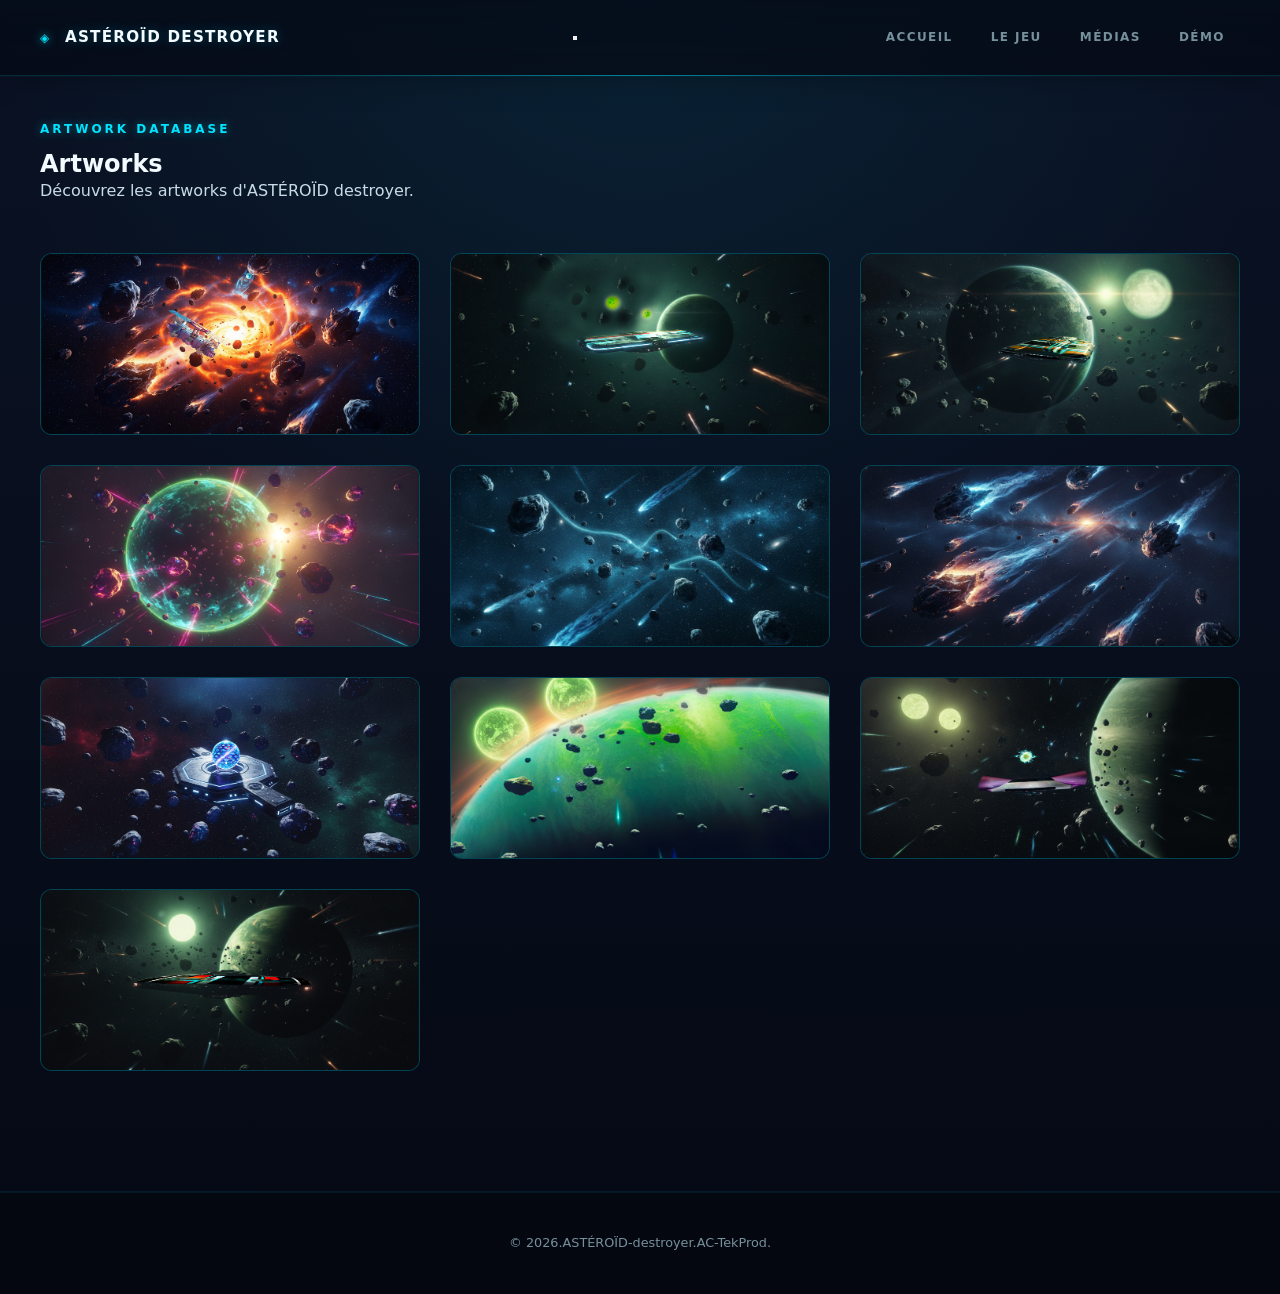
<file: artworks.html>
<!DOCTYPE html>
<html lang="fr">

<head>

    <meta charset="UTF-8">

    <meta
        name="viewport"
        content="width=device-width, initial-scale=1.0"
    >

    <meta
        name="description"
        content="Artworks d'ASTÉROÏD destroyer."
    >

    <title>Artworks — ASTÉROÏD destroyer</title>

    <link
        rel="stylesheet"
        href="css/style.css"
    >

    <link
        rel="stylesheet"
        href="css/responsive.css"
    >

    <link
        rel="stylesheet"
        href="css/music-player.css"
    >

</head>


<body>

    <header id="header">

        <nav class="navbar">

            <a
                href="index.html"
                class="logo"
            >
                ASTÉROÏD destroyer
            </a>


            <button
                class="menu-toggle"
                type="button"
                aria-label="Ouvrir le menu"
                aria-expanded="false"
                aria-controls="main-menu"
            >
                <span></span>
                <span></span>
                <span></span>
            </button>


            <div
                class="nav-menu"
                id="main-menu"
            >

                <a
                    href="index.html"
                    class="nav-link"
                >
                    Accueil
                </a>

                <a
                    href="jeu.html"
                    class="nav-link"
                >
                    Le jeu
                </a>

                <a
                    href="medias.html"
                    class="nav-link"
                >
                    Médias
                </a>

                <a
                    href="demo.html"
                    class="nav-link"
                >
                    Démo
                </a>

            </div>

        </nav>

    </header>


    <main>

        <section id="artworks-page">

            <div class="section-content">

                <p class="section-label">
                    ARTWORK DATABASE
                </p>

                <h1>
                    Artworks
                </h1>

                <p>
                    Découvrez les artworks
                    d'ASTÉROÏD destroyer.
                </p>


                <div class="artworks-grid">


                    <article class="artwork-card">

                        <img
                            src="img/artwork/a.jpg"
                            alt="Artwork ASTÉROÏD destroyer"
                        >

                    </article>


                    <article class="artwork-card">

                        <img
                            src="img/artwork/b.jpg"
                            alt="Artwork ASTÉROÏD destroyer"
                        >

                    </article>


                    <article class="artwork-card">

                        <img
                            src="img/artwork/c.jpg"
                            alt="Artwork ASTÉROÏD destroyer"
                        >

                    </article>


                    <article class="artwork-card">

                        <img
                            src="img/artwork/d.jpg"
                            alt="Artwork ASTÉROÏD destroyer"
                        >

                    </article>


                    <article class="artwork-card">

                        <img
                            src="img/artwork/e.jpg"
                            alt="Artwork ASTÉROÏD destroyer"
                        >

                    </article>


                    <article class="artwork-card">

                        <img
                            src="img/artwork/f.jpg"
                            alt="Artwork ASTÉROÏD destroyer"
                        >

                    </article>


                    <article class="artwork-card">

                        <img
                            src="img/artwork/g.jpg"
                            alt="Artwork ASTÉROÏD destroyer"
                        >

                    </article>


                    <article class="artwork-card">

                        <img
                            src="img/artwork/h.jpg"
                            alt="Artwork ASTÉROÏD destroyer"
                        >

                    </article>


                    <article class="artwork-card">

                        <img
                            src="img/artwork/i.jpg"
                            alt="Artwork ASTÉROÏD destroyer"
                        >

                    </article>


                    <article class="artwork-card">

                        <img
                            src="img/artwork/k.jpg"
                            alt="Artwork ASTÉROÏD destroyer"
                        >

                    </article>


                </div>

            </div>

        </section>

    </main>


    <footer id="footer">

        <p>
            © 2026.ASTÉROÏD-destroyer.AC-TekProd.
        </p>

    </footer>


    <script
        type="module"
        src="js/main.js"
    ></script>


</body>

</html>
</file>
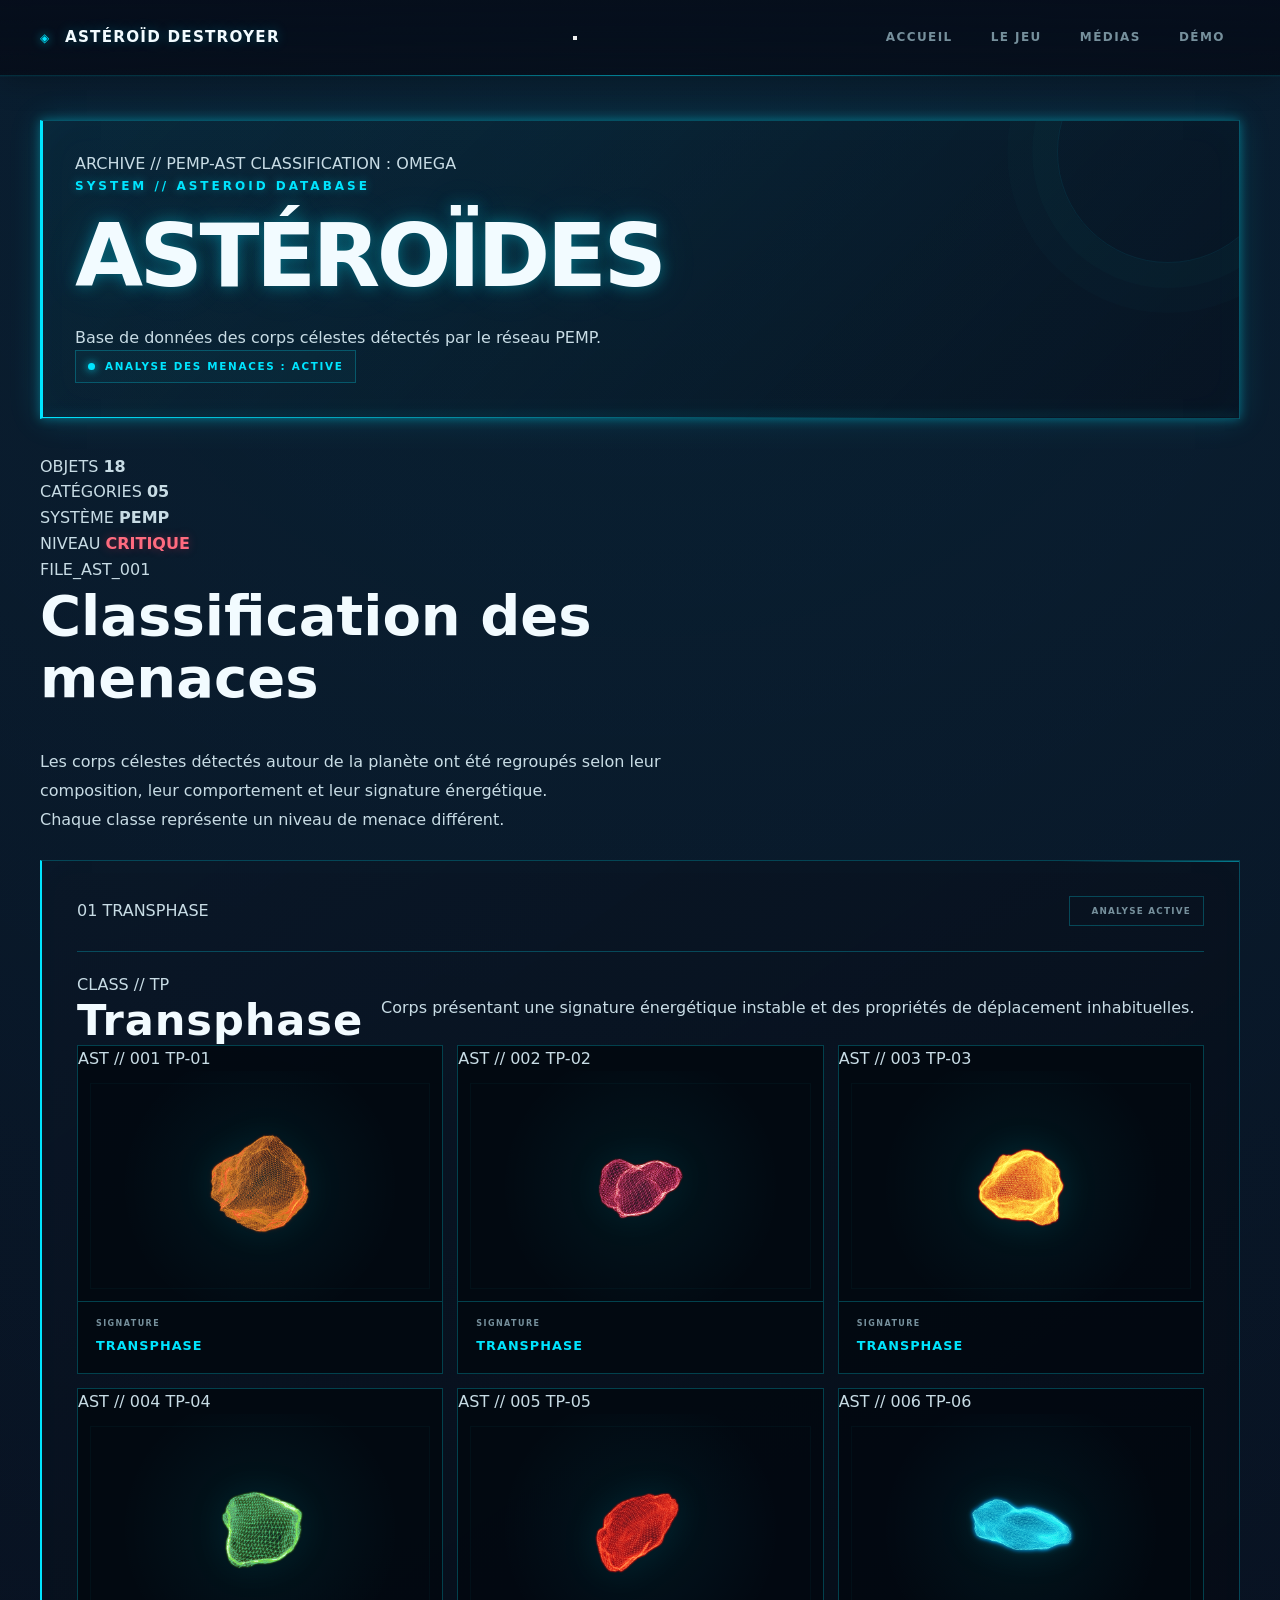
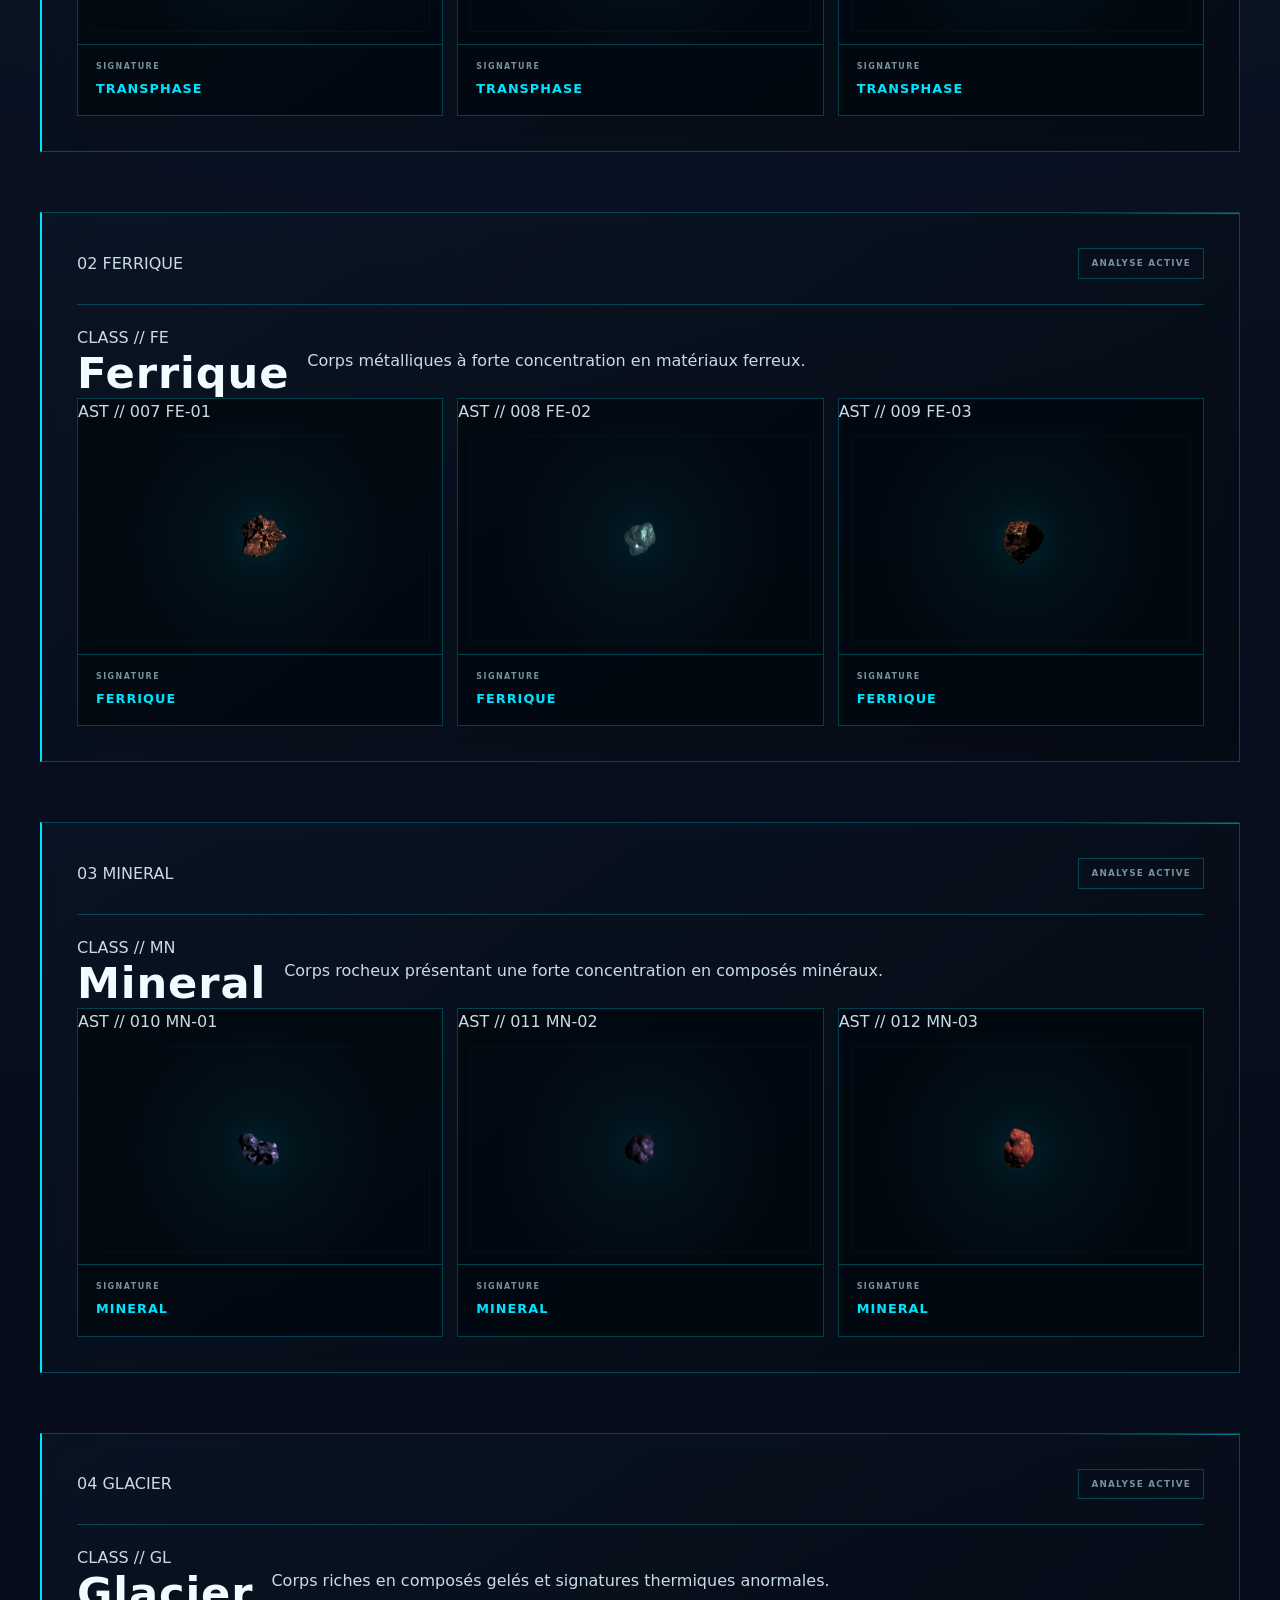
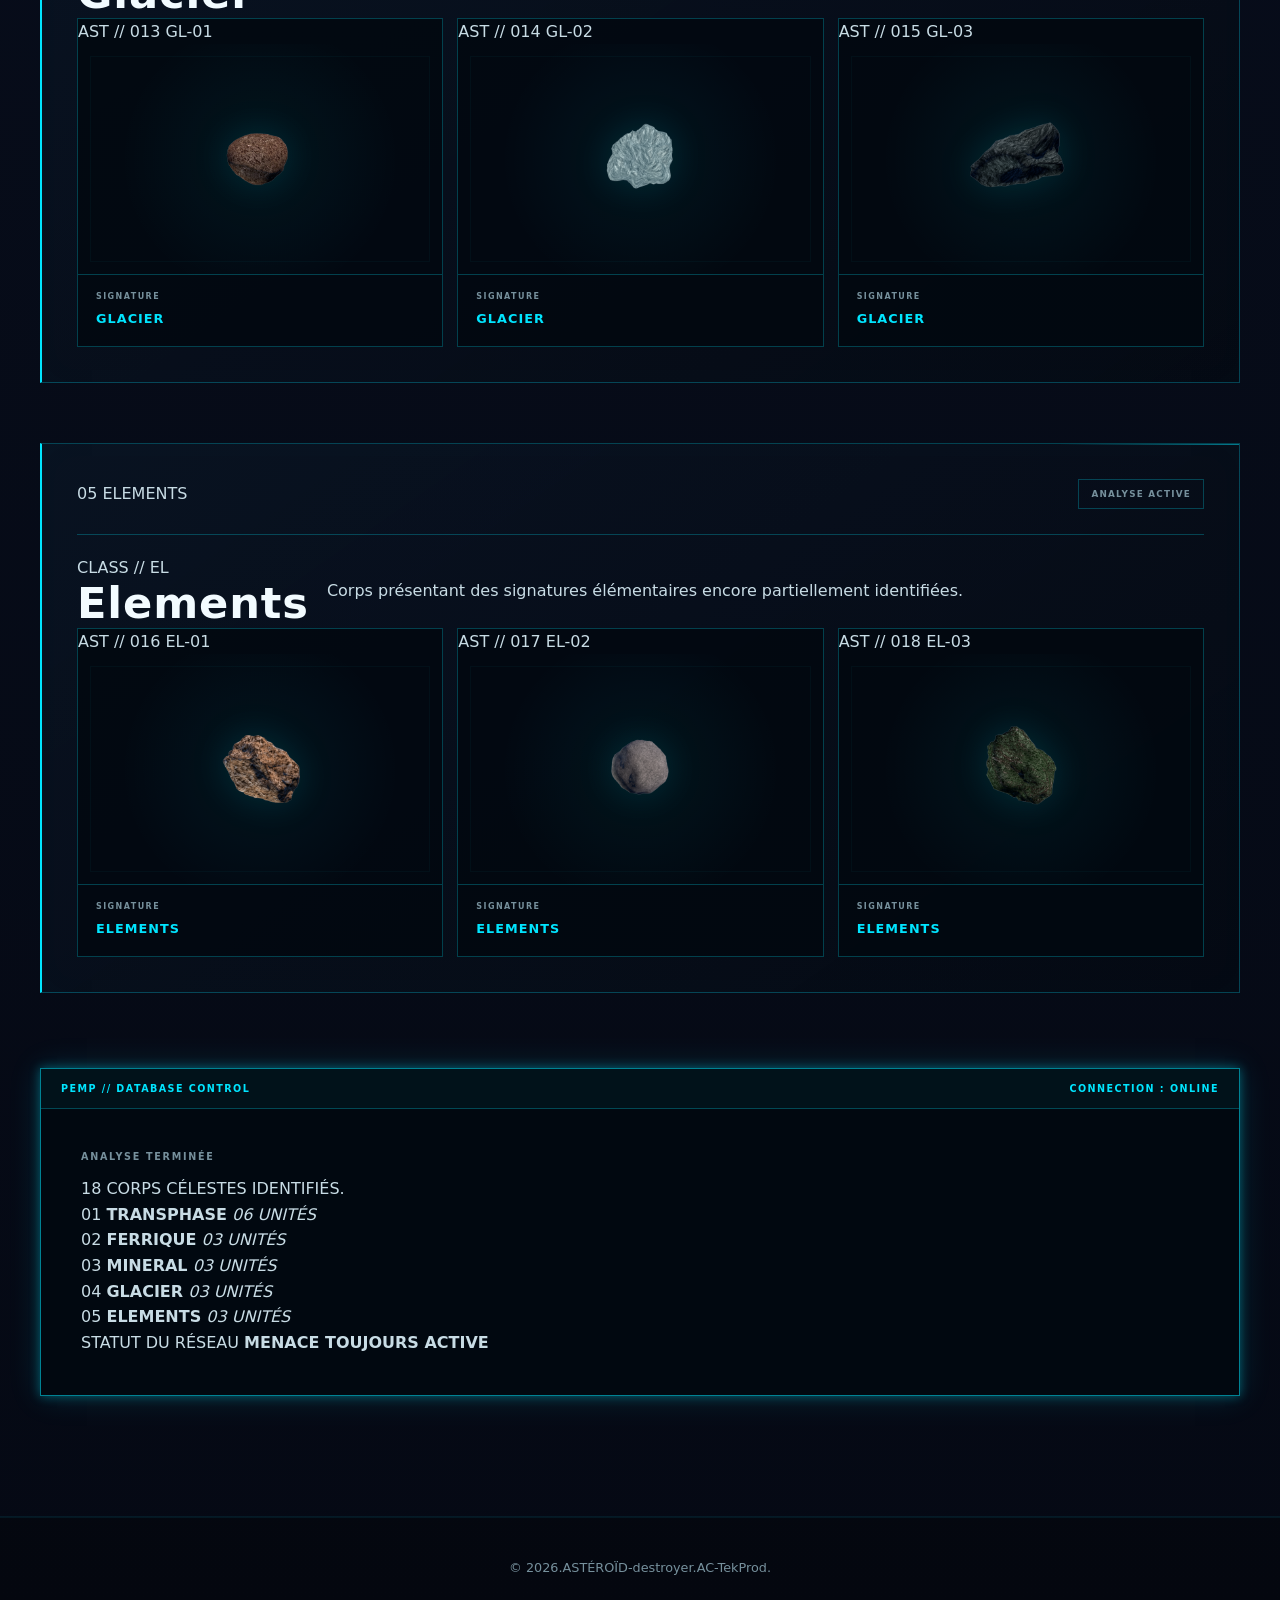
<file: asteroid.html>
<!DOCTYPE html>
<html lang="fr">

<head>

    <meta charset="UTF-8">

    <meta
        name="viewport"
        content="width=device-width, initial-scale=1.0"
    >

    <meta
        name="description"
        content="Base de données classifiée des astéroïdes d'Astéroïd Destroyer."
    >

    <title>Base astéroïdes — ASTÉROÏD destroyer</title>

    <link
        rel="stylesheet"
        href="css/style.css"
    >

    <link
        rel="stylesheet"
        href="css/responsive.css"
    >

    <!-- CSS spécifique à la page -->
    <link
        rel="stylesheet"
        href="css/asteroides.css"
    >

</head>


<body>

    <!-- =====================================================
         NAVIGATION
         ===================================================== -->

    <header id="header">

        <nav class="navbar">

            <a
                href="index.html"
                class="logo"
            >
                ASTÉROÏD destroyer
            </a>


            <button
                class="menu-toggle"
                type="button"
                aria-label="Ouvrir le menu"
                aria-expanded="false"
                aria-controls="main-menu"
            >
                <span></span>
                <span></span>
                <span></span>
            </button>


            <div
                class="nav-menu"
                id="main-menu"
            >

                <a
                    href="index.html"
                    class="nav-link"
                >
                    Accueil
                </a>

                <a
                    href="jeu.html"
                    class="nav-link"
                >
                    Le jeu
                </a>

                <a
                    href="medias.html"
                    class="nav-link"
                >
                    Médias
                </a>

                <a
                    href="demo.html"
                    class="nav-link"
                >
                    Démo
                </a>

            </div>

        </nav>

    </header>


    <!-- =====================================================
         CONTENU
         ===================================================== -->

    <main>

        <section id="asteroid-page">

            <div class="section-content">


                <!-- =================================================
                     EN-TÊTE DE LA BASE DE DONNÉES
                     ================================================= -->

                <div class="asteroid-header">

                    <div class="asteroid-header-topline">

                        <span>
                            ARCHIVE // PEMP-AST
                        </span>

                        <span>
                            CLASSIFICATION : OMEGA
                        </span>

                    </div>


                    <p class="section-label">
                        SYSTEM // ASTEROID DATABASE
                    </p>


                    <h1>
                        ASTÉROÏDES
                    </h1>


                    <p class="asteroid-header-intro">
                        Base de données des corps célestes
                        détectés par le réseau PEMP.
                    </p>


                    <div class="asteroid-status">

                        <span class="status-dot"></span>

                        ANALYSE DES MENACES : ACTIVE

                    </div>

                </div>



                <!-- =================================================
                     DOSSIER PRINCIPAL
                     ================================================= -->

                <div class="asteroid-database">


                    <!-- =================================================
                         MÉTADONNÉES
                         ================================================= -->

                    <div class="asteroid-meta">

                        <div>

                            <span>
                                OBJETS
                            </span>

                            <strong>
                                18
                            </strong>

                        </div>


                        <div>

                            <span>
                                CATÉGORIES
                            </span>

                            <strong>
                                05
                            </strong>

                        </div>


                        <div>

                            <span>
                                SYSTÈME
                            </span>

                            <strong>
                                PEMP
                            </strong>

                        </div>


                        <div>

                            <span>
                                NIVEAU
                            </span>

                            <strong class="danger-text">
                                CRITIQUE
                            </strong>

                        </div>

                    </div>



                    <!-- =================================================
                         INTRODUCTION
                         ================================================= -->

                    <div class="asteroid-intro">

                        <span class="asteroid-file-number">
                            FILE_AST_001
                        </span>

                        <h2>
                            Classification des menaces
                        </h2>

                        <p>
                            Les corps célestes détectés autour de la planète
                            ont été regroupés selon leur composition,
                            leur comportement et leur signature énergétique.
                        </p>

                        <p class="asteroid-warning">
                            Chaque classe représente un niveau de menace différent.
                        </p>

                    </div>



                    <!-- =================================================
                         TRANSPHASE
                         ================================================= -->

                    <section class="asteroid-category category-transphase">

                        <div class="category-header">

                            <div class="category-marker">

                                <span>
                                    01
                                </span>

                                TRANSPHASE

                            </div>


                            <div class="category-status">

                                <span class="category-status-dot"></span>

                                ANALYSE ACTIVE

                            </div>

                        </div>


                        <div class="category-title">

                            <div>

                                <span class="category-code">
                                    CLASS // TP
                                </span>

                                <h2>
                                    Transphase
                                </h2>

                            </div>


                            <p>
                                Corps présentant une signature énergétique
                                instable et des propriétés de déplacement
                                inhabituelles.
                            </p>

                        </div>


                        <div class="asteroid-grid">


                            <!-- ASTÉROÏDE 01 -->

                            <article class="asteroid-card">

                                <div class="asteroid-card-top">

                                    <span>
                                        AST // 001
                                    </span>

                                    <span>
                                        TP-01
                                    </span>

                                </div>


                                <div class="asteroid-card-image">

                                    <img
                                        src="img/meteor/asteroid (1).png"
                                        alt="Astéroïde Transphase 01"
                                    >

                                </div>


                                <div class="asteroid-card-info">

                                    <span>
                                        SIGNATURE
                                    </span>

                                    <strong>
                                        TRANSPHASE
                                    </strong>

                                </div>

                            </article>



                            <!-- ASTÉROÏDE 02 -->

                            <article class="asteroid-card">

                                <div class="asteroid-card-top">

                                    <span>
                                        AST // 002
                                    </span>

                                    <span>
                                        TP-02
                                    </span>

                                </div>


                                <div class="asteroid-card-image">

                                    <img
                                        src="img/meteor/asteroid (2).png"
                                        alt="Astéroïde Transphase 02"
                                    >

                                </div>


                                <div class="asteroid-card-info">

                                    <span>
                                        SIGNATURE
                                    </span>

                                    <strong>
                                        TRANSPHASE
                                    </strong>

                                </div>

                            </article>



                            <!-- ASTÉROÏDE 03 -->

                            <article class="asteroid-card">

                                <div class="asteroid-card-top">

                                    <span>
                                        AST // 003
                                    </span>

                                    <span>
                                        TP-03
                                    </span>

                                </div>


                                <div class="asteroid-card-image">

                                    <img
                                        src="img/meteor/asteroid (3).png"
                                        alt="Astéroïde Transphase 03"
                                    >

                                </div>


                                <div class="asteroid-card-info">

                                    <span>
                                        SIGNATURE
                                    </span>

                                    <strong>
                                        TRANSPHASE
                                    </strong>

                                </div>

                            </article>



                            <!-- ASTÉROÏDE 04 -->

                            <article class="asteroid-card">

                                <div class="asteroid-card-top">

                                    <span>
                                        AST // 004
                                    </span>

                                    <span>
                                        TP-04
                                    </span>

                                </div>


                                <div class="asteroid-card-image">

                                    <img
                                        src="img/meteor/asteroid (4).png"
                                        alt="Astéroïde Transphase 04"
                                    >

                                </div>


                                <div class="asteroid-card-info">

                                    <span>
                                        SIGNATURE
                                    </span>

                                    <strong>
                                        TRANSPHASE
                                    </strong>

                                </div>

                            </article>



                            <!-- ASTÉROÏDE 05 -->

                            <article class="asteroid-card">

                                <div class="asteroid-card-top">

                                    <span>
                                        AST // 005
                                    </span>

                                    <span>
                                        TP-05
                                    </span>

                                </div>


                                <div class="asteroid-card-image">

                                    <img
                                        src="img/meteor/asteroid (5).png"
                                        alt="Astéroïde Transphase 05"
                                    >

                                </div>


                                <div class="asteroid-card-info">

                                    <span>
                                        SIGNATURE
                                    </span>

                                    <strong>
                                        TRANSPHASE
                                    </strong>

                                </div>

                            </article>



                            <!-- ASTÉROÏDE 06 -->

                            <article class="asteroid-card">

                                <div class="asteroid-card-top">

                                    <span>
                                        AST // 006
                                    </span>

                                    <span>
                                        TP-06
                                    </span>

                                </div>


                                <div class="asteroid-card-image">

                                    <img
                                        src="img/meteor/asteroid (6).png"
                                        alt="Astéroïde Transphase 06"
                                    >

                                </div>


                                <div class="asteroid-card-info">

                                    <span>
                                        SIGNATURE
                                    </span>

                                    <strong>
                                        TRANSPHASE
                                    </strong>

                                </div>

                            </article>

                        </div>

                    </section>



                    <!-- =================================================
                         FERRIQUE
                         ================================================= -->

                    <section class="asteroid-category category-ferrique">

                        <div class="category-header">

                            <div class="category-marker">

                                <span>
                                    02
                                </span>

                                FERRIQUE

                            </div>

                            <div class="category-status">
                                ANALYSE ACTIVE
                            </div>

                        </div>


                        <div class="category-title">

                            <div>

                                <span class="category-code">
                                    CLASS // FE
                                </span>

                                <h2>
                                    Ferrique
                                </h2>

                            </div>


                            <p>
                                Corps métalliques à forte concentration
                                en matériaux ferreux.
                            </p>

                        </div>


                        <div class="asteroid-grid">

                            <article class="asteroid-card">

                                <div class="asteroid-card-top">
                                    <span>AST // 007</span>
                                    <span>FE-01</span>
                                </div>

                                <div class="asteroid-card-image">

                                    <img
                                        src="img/meteor/asteroid (7).png"
                                        alt="Astéroïde Ferrique 01"
                                    >

                                </div>

                                <div class="asteroid-card-info">

                                    <span>SIGNATURE</span>

                                    <strong>
                                        FERRIQUE
                                    </strong>

                                </div>

                            </article>


                            <article class="asteroid-card">

                                <div class="asteroid-card-top">
                                    <span>AST // 008</span>
                                    <span>FE-02</span>
                                </div>

                                <div class="asteroid-card-image">

                                    <img
                                        src="img/meteor/asteroid (8).png"
                                        alt="Astéroïde Ferrique 02"
                                    >

                                </div>

                                <div class="asteroid-card-info">

                                    <span>SIGNATURE</span>

                                    <strong>
                                        FERRIQUE
                                    </strong>

                                </div>

                            </article>


                            <article class="asteroid-card">

                                <div class="asteroid-card-top">
                                    <span>AST // 009</span>
                                    <span>FE-03</span>
                                </div>

                                <div class="asteroid-card-image">

                                    <img
                                        src="img/meteor/asteroid (9).png"
                                        alt="Astéroïde Ferrique 03"
                                    >

                                </div>

                                <div class="asteroid-card-info">

                                    <span>SIGNATURE</span>

                                    <strong>
                                        FERRIQUE
                                    </strong>

                                </div>

                            </article>

                        </div>

                    </section>



                    <!-- =================================================
                         MINERAL
                         ================================================= -->

                    <section class="asteroid-category category-mineral">

                        <div class="category-header">

                            <div class="category-marker">

                                <span>
                                    03
                                </span>

                                MINERAL

                            </div>

                            <div class="category-status">
                                ANALYSE ACTIVE
                            </div>

                        </div>


                        <div class="category-title">

                            <div>

                                <span class="category-code">
                                    CLASS // MN
                                </span>

                                <h2>
                                    Mineral
                                </h2>

                            </div>


                            <p>
                                Corps rocheux présentant une forte
                                concentration en composés minéraux.
                            </p>

                        </div>


                        <div class="asteroid-grid">

                            <article class="asteroid-card">

                                <div class="asteroid-card-top">
                                    <span>AST // 010</span>
                                    <span>MN-01</span>
                                </div>

                                <div class="asteroid-card-image">

                                    <img
                                        src="img/meteor/asteroid (10).png"
                                        alt="Astéroïde Mineral 01"
                                    >

                                </div>

                                <div class="asteroid-card-info">

                                    <span>SIGNATURE</span>

                                    <strong>
                                        MINERAL
                                    </strong>

                                </div>

                            </article>


                            <article class="asteroid-card">

                                <div class="asteroid-card-top">
                                    <span>AST // 011</span>
                                    <span>MN-02</span>
                                </div>

                                <div class="asteroid-card-image">

                                    <img
                                        src="img/meteor/asteroid (11).png"
                                        alt="Astéroïde Mineral 02"
                                    >

                                </div>

                                <div class="asteroid-card-info">

                                    <span>SIGNATURE</span>

                                    <strong>
                                        MINERAL
                                    </strong>

                                </div>

                            </article>


                            <article class="asteroid-card">

                                <div class="asteroid-card-top">
                                    <span>AST // 012</span>
                                    <span>MN-03</span>
                                </div>

                                <div class="asteroid-card-image">

                                    <img
                                        src="img/meteor/asteroid (12).png"
                                        alt="Astéroïde Mineral 03"
                                    >

                                </div>

                                <div class="asteroid-card-info">

                                    <span>SIGNATURE</span>

                                    <strong>
                                        MINERAL
                                    </strong>

                                </div>

                            </article>

                        </div>

                    </section>



                    <!-- =================================================
                         GLACIER
                         ================================================= -->

                    <section class="asteroid-category category-glacier">

                        <div class="category-header">

                            <div class="category-marker">

                                <span>
                                    04
                                </span>

                                GLACIER

                            </div>

                            <div class="category-status">
                                ANALYSE ACTIVE
                            </div>

                        </div>


                        <div class="category-title">

                            <div>

                                <span class="category-code">
                                    CLASS // GL
                                </span>

                                <h2>
                                    Glacier
                                </h2>

                            </div>


                            <p>
                                Corps riches en composés gelés et
                                signatures thermiques anormales.
                            </p>

                        </div>


                        <div class="asteroid-grid">

                            <article class="asteroid-card">

                                <div class="asteroid-card-top">
                                    <span>AST // 013</span>
                                    <span>GL-01</span>
                                </div>

                                <div class="asteroid-card-image">

                                    <img
                                        src="img/meteor/asteroid (13).png"
                                        alt="Astéroïde Glacier 01"
                                    >

                                </div>

                                <div class="asteroid-card-info">

                                    <span>SIGNATURE</span>

                                    <strong>
                                        GLACIER
                                    </strong>

                                </div>

                            </article>


                            <article class="asteroid-card">

                                <div class="asteroid-card-top">
                                    <span>AST // 014</span>
                                    <span>GL-02</span>
                                </div>

                                <div class="asteroid-card-image">

                                    <img
                                        src="img/meteor/asteroid (14).png"
                                        alt="Astéroïde Glacier 02"
                                    >

                                </div>

                                <div class="asteroid-card-info">

                                    <span>SIGNATURE</span>

                                    <strong>
                                        GLACIER
                                    </strong>

                                </div>

                            </article>


                            <article class="asteroid-card">

                                <div class="asteroid-card-top">
                                    <span>AST // 015</span>
                                    <span>GL-03</span>
                                </div>

                                <div class="asteroid-card-image">

                                    <img
                                        src="img/meteor/asteroid (15).png"
                                        alt="Astéroïde Glacier 03"
                                    >

                                </div>

                                <div class="asteroid-card-info">

                                    <span>SIGNATURE</span>

                                    <strong>
                                        GLACIER
                                    </strong>

                                </div>

                            </article>

                        </div>

                    </section>



                    <!-- =================================================
                         ELEMENTS
                         ================================================= -->

                    <section class="asteroid-category category-elements">

                        <div class="category-header">

                            <div class="category-marker">

                                <span>
                                    05
                                </span>

                                ELEMENTS

                            </div>

                            <div class="category-status">
                                ANALYSE ACTIVE
                            </div>

                        </div>


                        <div class="category-title">

                            <div>

                                <span class="category-code">
                                    CLASS // EL
                                </span>

                                <h2>
                                    Elements
                                </h2>

                            </div>


                            <p>
                                Corps présentant des signatures élémentaires
                                encore partiellement identifiées.
                            </p>

                        </div>


                        <div class="asteroid-grid">

                            <article class="asteroid-card">

                                <div class="asteroid-card-top">
                                    <span>AST // 016</span>
                                    <span>EL-01</span>
                                </div>

                                <div class="asteroid-card-image">

                                    <img
                                        src="img/meteor/asteroid (16).png"
                                        alt="Astéroïde Elements 01"
                                    >

                                </div>

                                <div class="asteroid-card-info">

                                    <span>SIGNATURE</span>

                                    <strong>
                                        ELEMENTS
                                    </strong>

                                </div>

                            </article>


                            <article class="asteroid-card">

                                <div class="asteroid-card-top">
                                    <span>AST // 017</span>
                                    <span>EL-02</span>
                                </div>

                                <div class="asteroid-card-image">

                                    <img
                                        src="img/meteor/asteroid (17).png"
                                        alt="Astéroïde Elements 02"
                                    >

                                </div>

                                <div class="asteroid-card-info">

                                    <span>SIGNATURE</span>

                                    <strong>
                                        ELEMENTS
                                    </strong>

                                </div>

                            </article>


                            <article class="asteroid-card">

                                <div class="asteroid-card-top">
                                    <span>AST // 018</span>
                                    <span>EL-03</span>
                                </div>

                                <div class="asteroid-card-image">

                                    <img
                                        src="img/meteor/asteroid (18).png"
                                        alt="Astéroïde Elements 03"
                                    >

                                </div>

                                <div class="asteroid-card-info">

                                    <span>SIGNATURE</span>

                                    <strong>
                                        ELEMENTS
                                    </strong>

                                </div>

                            </article>

                        </div>

                    </section>



                    <!-- =================================================
                         TERMINAL FINAL
                         ================================================= -->

                    <div class="asteroid-terminal">

                        <div class="terminal-header">

                            <span>
                                PEMP // DATABASE CONTROL
                            </span>

                            <span>
                                CONNECTION : ONLINE
                            </span>

                        </div>


                        <div class="terminal-content">

                            <span class="terminal-label">
                                ANALYSE TERMINÉE
                            </span>


                            <div class="terminal-message">
                                18 CORPS CÉLESTES IDENTIFIÉS.
                            </div>


                            <div class="terminal-sequence">

                                <div>
                                    <span>01</span>
                                    <strong>TRANSPHASE</strong>
                                    <em>06 UNITÉS</em>
                                </div>

                                <div>
                                    <span>02</span>
                                    <strong>FERRIQUE</strong>
                                    <em>03 UNITÉS</em>
                                </div>

                                <div>
                                    <span>03</span>
                                    <strong>MINERAL</strong>
                                    <em>03 UNITÉS</em>
                                </div>

                                <div>
                                    <span>04</span>
                                    <strong>GLACIER</strong>
                                    <em>03 UNITÉS</em>
                                </div>

                                <div>
                                    <span>05</span>
                                    <strong>ELEMENTS</strong>
                                    <em>03 UNITÉS</em>
                                </div>

                            </div>


                            <div class="terminal-warning">

                                <span>
                                    STATUT DU RÉSEAU
                                </span>

                                <strong>
                                    MENACE TOUJOURS ACTIVE
                                </strong>

                            </div>

                        </div>

                    </div>


                </div>

            </div>

        </section>

    </main>



    <!-- =====================================================
         FOOTER
         ===================================================== -->

    <footer id="footer">

        <p>
            © 2026.ASTÉROÏD-destroyer.AC-TekProd.
        </p>

    </footer>



    <script
        type="module"
        src="js/main.js"
    ></script>

</body>

</html>
</file>
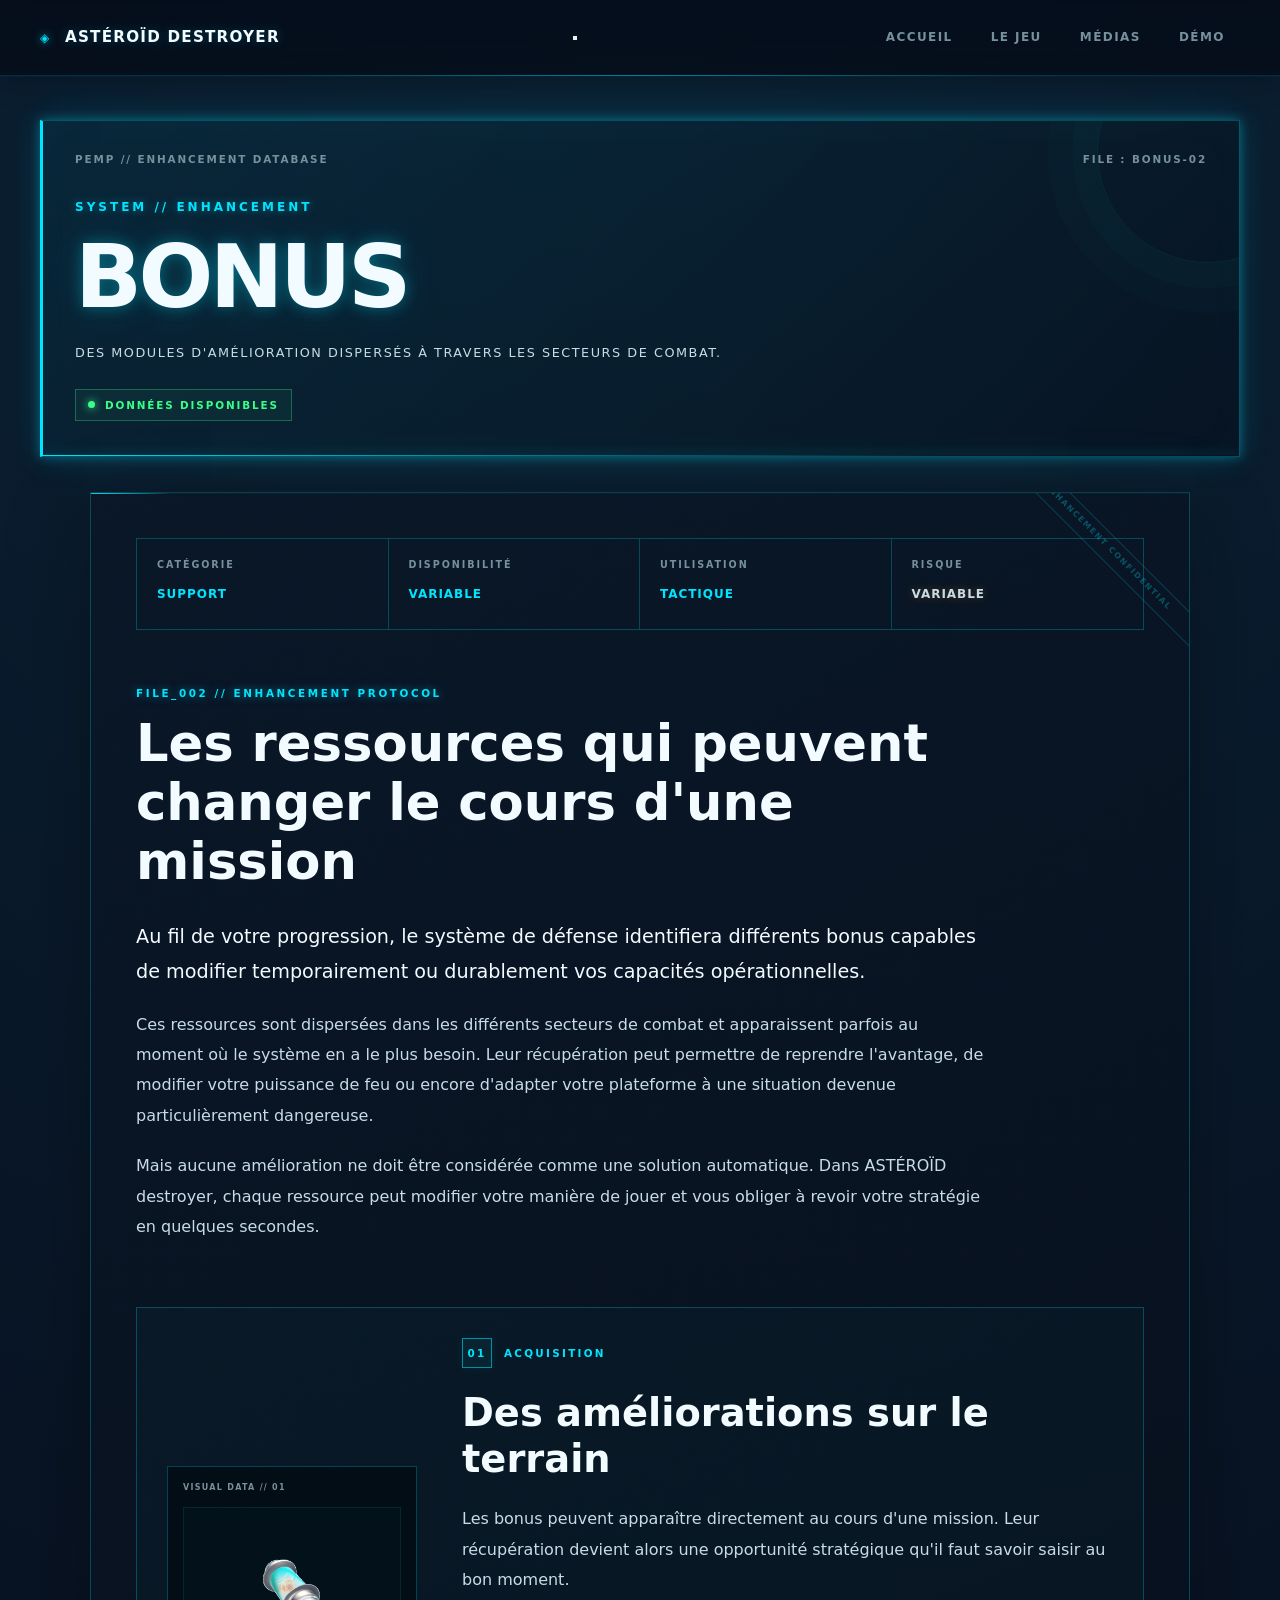
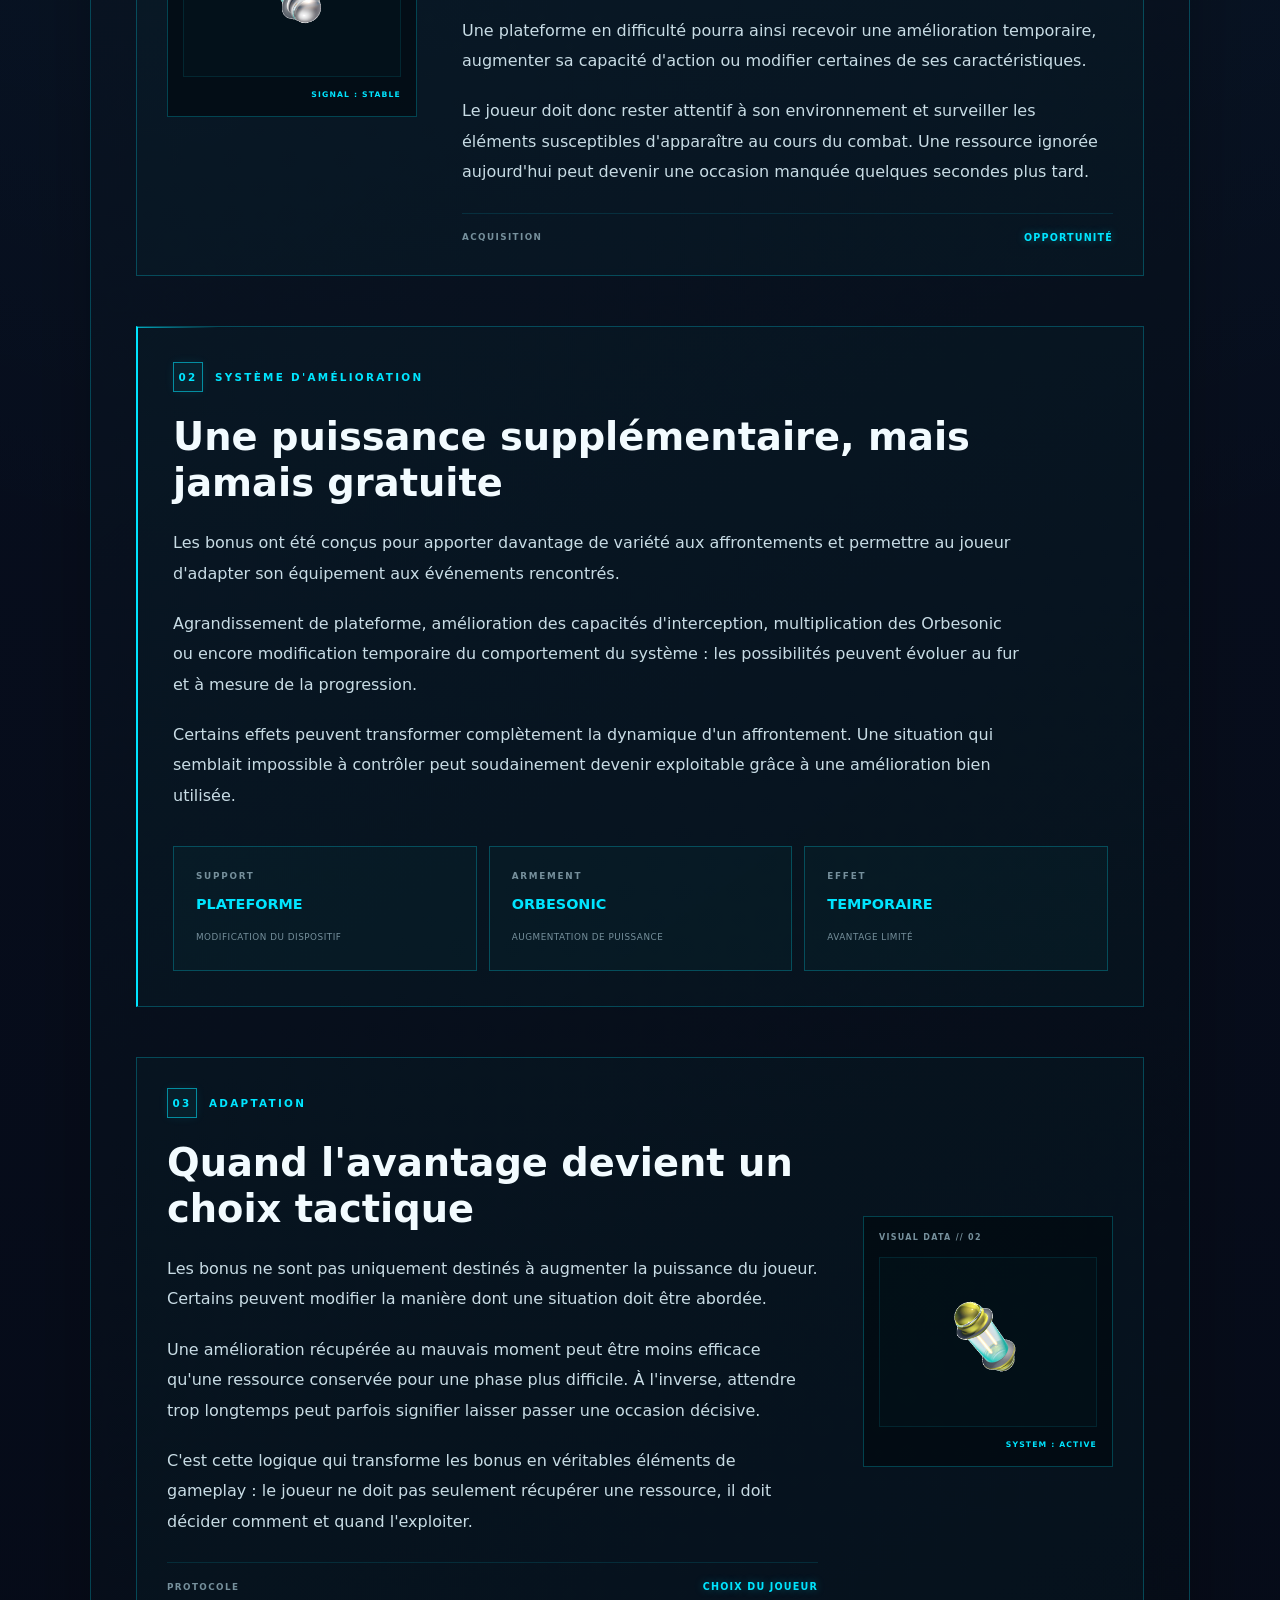
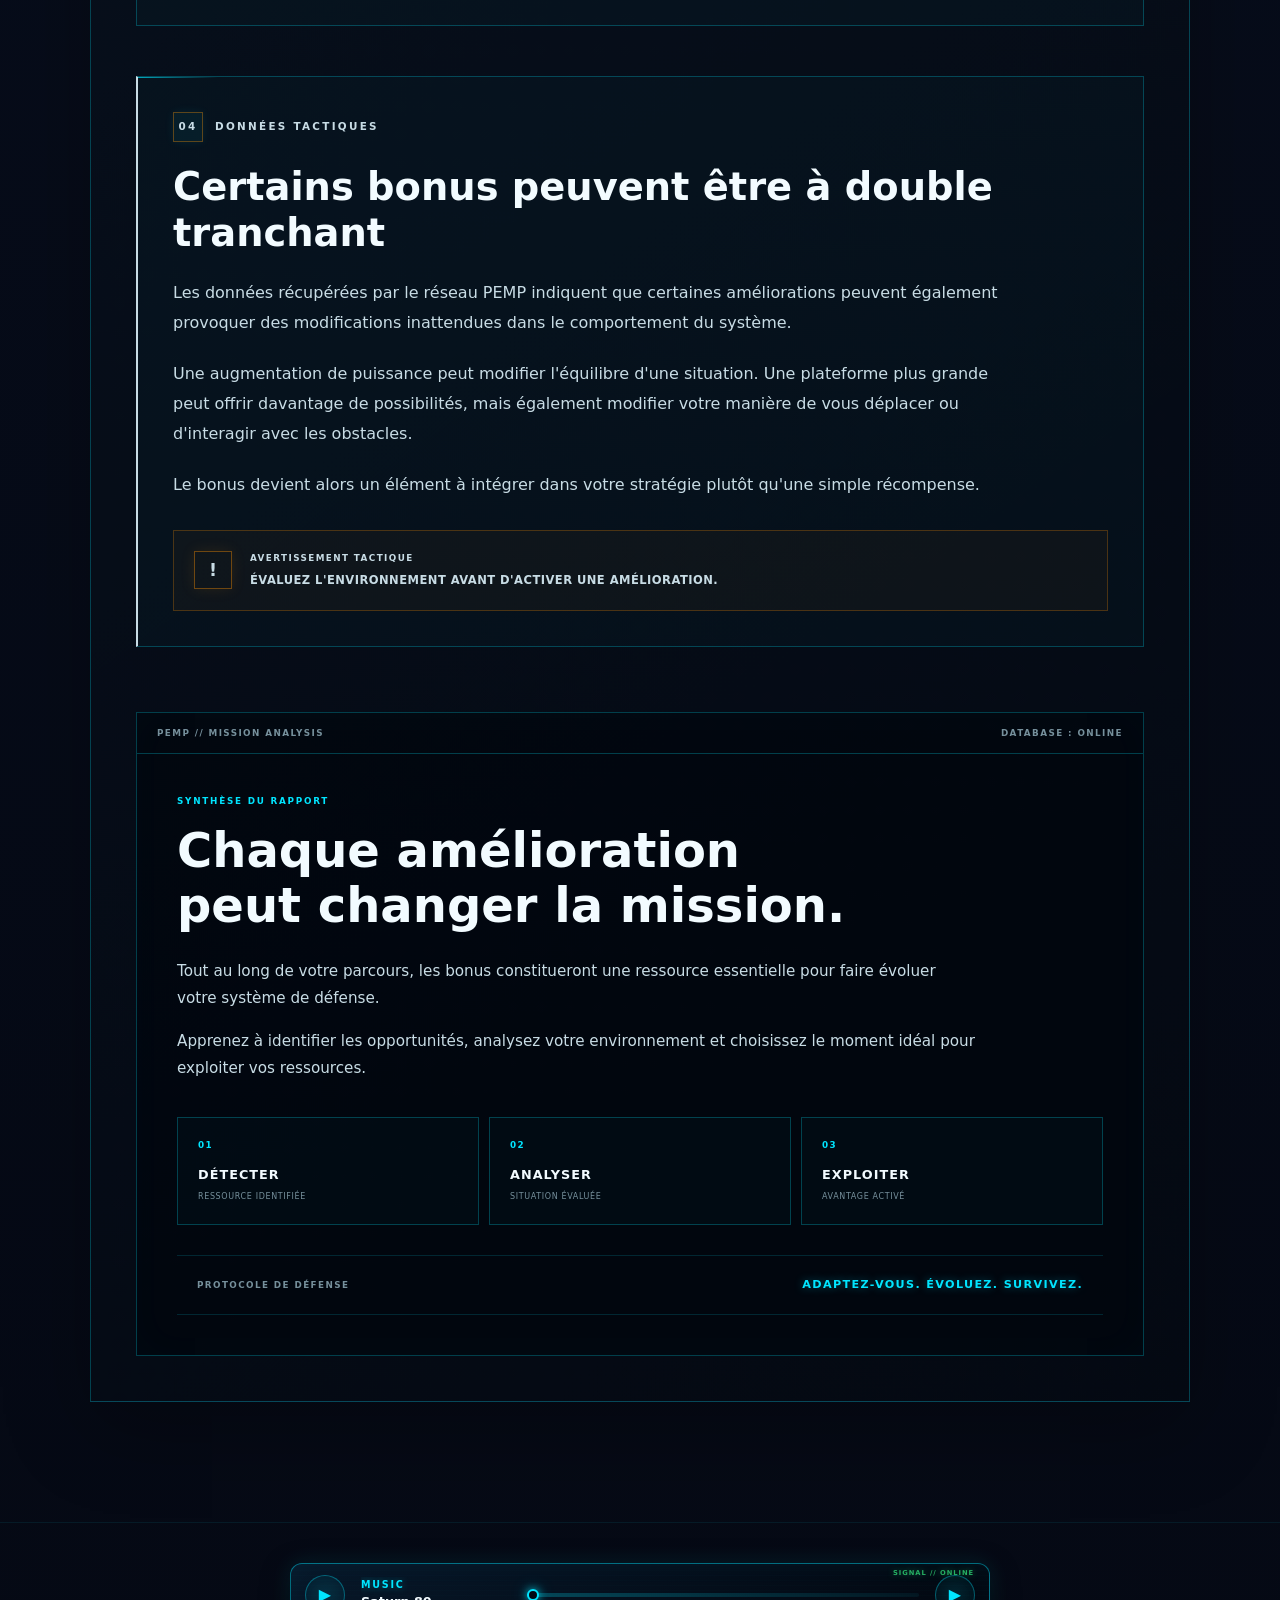
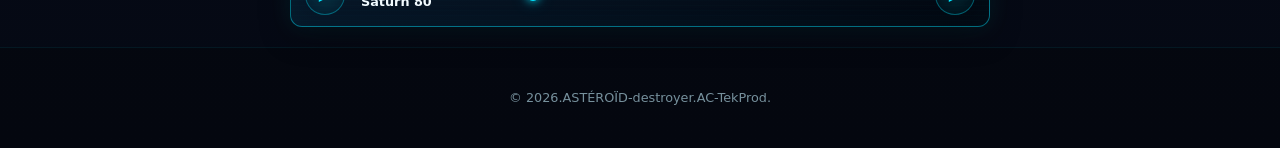
<file: bonus.html>
<!DOCTYPE html>
<html lang="fr">

<head>

    <meta charset="UTF-8">

    <meta
        name="viewport"
        content="width=device-width, initial-scale=1.0"
    >

    <meta
        name="description"
        content="Découvrez les bonus et améliorations disponibles dans ASTÉROÏD destroyer."
    >

    <title>Bonus — ASTÉROÏD destroyer</title>


    <link
        rel="stylesheet"
        href="css/style.css"
    >

     <link
        rel="stylesheet"
        href="css/bonus.css"
    >

    <link
        rel="stylesheet"
        href="css/responsive.css"
    >

    <link
        rel="stylesheet"
        href="css/music-player.css"
    >

</head>


<body>


    <!-- =====================================================
         NAVIGATION
         ===================================================== -->

    <header id="header">

        <nav class="navbar">

            <a
                href="index.html"
                class="logo"
            >
                ASTÉROÏD destroyer
            </a>


            <button
                class="menu-toggle"
                type="button"
                aria-label="Ouvrir le menu"
                aria-expanded="false"
                aria-controls="main-menu"
            >

                <span></span>
                <span></span>
                <span></span>

            </button>


            <div
                class="nav-menu"
                id="main-menu"
            >

                <a
                    href="index.html"
                    class="nav-link"
                >
                    Accueil
                </a>

                <a
                    href="jeu.html"
                    class="nav-link"
                >
                    Le jeu
                </a>

                <a
                    href="medias.html"
                    class="nav-link"
                >
                    Médias
                </a>

                <a
                    href="demo.html"
                    class="nav-link"
                >
                    Démo
                </a>

            </div>

        </nav>

    </header>



    <!-- =====================================================
         CONTENU PRINCIPAL
         ===================================================== -->

    <main>

        <section id="bonus-page">

            <div class="section-content">


                <!-- =================================================
                     EN-TÊTE DU DOSSIER
                     ================================================= -->

                <div class="bonus-header">

                    <div class="bonus-header-topline">

                        <span>
                            PEMP // ENHANCEMENT DATABASE
                        </span>

                        <span>
                            FILE : BONUS-02
                        </span>

                    </div>


                    <p class="section-label">
                        SYSTEM // ENHANCEMENT
                    </p>


                    <h1>
                        BONUS
                    </h1>


                    <p class="bonus-header-description">
                        DES MODULES D'AMÉLIORATION DISPERSÉS
                        À TRAVERS LES SECTEURS DE COMBAT.
                    </p>


                    <div class="bonus-header-status">

                        <span class="status-dot"></span>

                        DONNÉES DISPONIBLES

                    </div>

                </div>



                <!-- =================================================
                     DOSSIER PRINCIPAL
                     ================================================= -->

                <article class="bonus-dossier">


                    <!-- =================================================
                         MÉTADONNÉES
                         ================================================= -->

                    <div class="bonus-meta">

                        <div>

                            <span>
                                CATÉGORIE
                            </span>

                            <strong>
                                SUPPORT
                            </strong>

                        </div>


                        <div>

                            <span>
                                DISPONIBILITÉ
                            </span>

                            <strong>
                                VARIABLE
                            </strong>

                        </div>


                        <div>

                            <span>
                                UTILISATION
                            </span>

                            <strong>
                                TACTIQUE
                            </strong>

                        </div>


                        <div>

                            <span>
                                RISQUE
                            </span>

                            <strong class="bonus-warning">
                                VARIABLE
                            </strong>

                        </div>

                    </div>



                    <!-- =================================================
                         INTRODUCTION
                         ================================================= -->

                    <div class="bonus-intro">

                        <span class="bonus-file-number">
                            FILE_002 // ENHANCEMENT PROTOCOL
                        </span>


                        <h2>
                            Les ressources qui peuvent
                            changer le cours d'une mission
                        </h2>


                        <p class="bonus-lead">
                            Au fil de votre progression, le système de défense
                            identifiera différents bonus capables de modifier
                            temporairement ou durablement vos capacités
                            opérationnelles.
                        </p>


                        <p>
                            Ces ressources sont dispersées dans les différents
                            secteurs de combat et apparaissent parfois au moment
                            où le système en a le plus besoin. Leur récupération
                            peut permettre de reprendre l'avantage, de modifier
                            votre puissance de feu ou encore d'adapter votre
                            plateforme à une situation devenue particulièrement
                            dangereuse.
                        </p>


                        <p>
                            Mais aucune amélioration ne doit être considérée
                            comme une solution automatique. Dans ASTÉROÏD
                            destroyer, chaque ressource peut modifier votre
                            manière de jouer et vous obliger à revoir votre
                            stratégie en quelques secondes.
                        </p>

                    </div>



                    <!-- =================================================
                         PREMIER ENCADRÉ — GIF GAUCHE
                         ================================================= -->

                    <div class="bonus-report bonus-report-left">


                        <div class="bonus-report-media">

                            <div class="bonus-media-label">
                                VISUAL DATA // 01
                            </div>


                            <div class="bonus-gif-frame">

                                <img
                                    src="gif/BONUS.gif"
                                    alt="Illustration d'un bonus du système de défense"
                                >

                            </div>


                            <span class="bonus-media-status">
                                SIGNAL : STABLE
                            </span>

                        </div>


                        <div class="bonus-report-content">

                            <div class="bonus-block-marker">

                                <span>
                                    01
                                </span>

                                ACQUISITION

                            </div>


                            <h2>
                                Des améliorations
                                sur le terrain
                            </h2>


                            <p>
                                Les bonus peuvent apparaître directement
                                au cours d'une mission. Leur récupération
                                devient alors une opportunité stratégique
                                qu'il faut savoir saisir au bon moment.
                            </p>


                            <p>
                                Une plateforme en difficulté pourra ainsi
                                recevoir une amélioration temporaire,
                                augmenter sa capacité d'action ou modifier
                                certaines de ses caractéristiques.
                            </p>


                            <p>
                                Le joueur doit donc rester attentif à son
                                environnement et surveiller les éléments
                                susceptibles d'apparaître au cours du combat.
                                Une ressource ignorée aujourd'hui peut devenir
                                une occasion manquée quelques secondes plus
                                tard.
                            </p>


                            <div class="bonus-data-line">

                                <span>
                                    ACQUISITION
                                </span>

                                <strong>
                                    OPPORTUNITÉ
                                </strong>

                            </div>

                        </div>

                    </div>



                    <!-- =================================================
                         SECTION CENTRALE
                         ================================================= -->

                    <div class="bonus-dossier-block">


                        <div class="bonus-block-marker">

                            <span>
                                02
                            </span>

                            SYSTÈME D'AMÉLIORATION

                        </div>


                        <h2>
                            Une puissance supplémentaire,
                            mais jamais gratuite
                        </h2>


                        <p>
                            Les bonus ont été conçus pour apporter davantage
                            de variété aux affrontements et permettre au joueur
                            d'adapter son équipement aux événements rencontrés.
                        </p>


                        <p>
                            Agrandissement de plateforme, amélioration des
                            capacités d'interception, multiplication des
                            Orbesonic ou encore modification temporaire du
                            comportement du système : les possibilités peuvent
                            évoluer au fur et à mesure de la progression.
                        </p>


                        <p>
                            Certains effets peuvent transformer complètement
                            la dynamique d'un affrontement. Une situation qui
                            semblait impossible à contrôler peut soudainement
                            devenir exploitable grâce à une amélioration bien
                            utilisée.
                        </p>


                        <div class="bonus-system-grid">


                            <div class="bonus-system-item">

                                <span>
                                    SUPPORT
                                </span>

                                <strong>
                                    PLATEFORME
                                </strong>

                                <small>
                                    MODIFICATION DU DISPOSITIF
                                </small>

                            </div>


                            <div class="bonus-system-item">

                                <span>
                                    ARMEMENT
                                </span>

                                <strong>
                                    ORBESONIC
                                </strong>

                                <small>
                                    AUGMENTATION DE PUISSANCE
                                </small>

                            </div>


                            <div class="bonus-system-item">

                                <span>
                                    EFFET
                                </span>

                                <strong>
                                    TEMPORAIRE
                                </strong>

                                <small>
                                    AVANTAGE LIMITÉ
                                </small>

                            </div>

                        </div>

                    </div>



                    <!-- =================================================
                         SECOND ENCADRÉ — GIF DROITE
                         ================================================= -->

                    <div class="bonus-report bonus-report-right">


                        <div class="bonus-report-content">

                            <div class="bonus-block-marker">

                                <span>
                                    03
                                </span>

                                ADAPTATION

                            </div>


                            <h2>
                                Quand l'avantage devient
                                un choix tactique
                            </h2>


                            <p>
                                Les bonus ne sont pas uniquement destinés
                                à augmenter la puissance du joueur. Certains
                                peuvent modifier la manière dont une situation
                                doit être abordée.
                            </p>


                            <p>
                                Une amélioration récupérée au mauvais moment
                                peut être moins efficace qu'une ressource
                                conservée pour une phase plus difficile.
                                À l'inverse, attendre trop longtemps peut
                                parfois signifier laisser passer une occasion
                                décisive.
                            </p>


                            <p>
                                C'est cette logique qui transforme les bonus
                                en véritables éléments de gameplay : le joueur
                                ne doit pas seulement récupérer une ressource,
                                il doit décider comment et quand l'exploiter.
                            </p>


                            <div class="bonus-data-line">

                                <span>
                                    PROTOCOLE
                                </span>

                                <strong>
                                    CHOIX DU JOUEUR
                                </strong>

                            </div>

                        </div>


                        <div class="bonus-report-media">

                            <div class="bonus-media-label">
                                VISUAL DATA // 02
                            </div>


                            <div class="bonus-gif-frame">

                                <img
                                    src="gif/BONUS3.gif"
                                    alt="Illustration d'un système de bonus"
                                >

                            </div>


                            <span class="bonus-media-status">
                                SYSTEM : ACTIVE
                            </span>

                        </div>

                    </div>



                    <!-- =================================================
                         DOUBLE TRANCHANT
                         ================================================= -->

                    <div class="bonus-dossier-block bonus-risk-block">


                        <div class="bonus-block-marker bonus-risk-marker">

                            <span>
                                04
                            </span>

                            DONNÉES TACTIQUES

                        </div>


                        <h2>
                            Certains bonus peuvent être
                            à double tranchant
                        </h2>


                        <p>
                            Les données récupérées par le réseau PEMP indiquent
                            que certaines améliorations peuvent également
                            provoquer des modifications inattendues dans le
                            comportement du système.
                        </p>


                        <p>
                            Une augmentation de puissance peut modifier
                            l'équilibre d'une situation. Une plateforme plus
                            grande peut offrir davantage de possibilités,
                            mais également modifier votre manière de vous
                            déplacer ou d'interagir avec les obstacles.
                        </p>


                        <p>
                            Le bonus devient alors un élément à intégrer
                            dans votre stratégie plutôt qu'une simple
                            récompense.
                        </p>


                        <div class="bonus-warning-panel">

                            <div class="bonus-warning-icon">
                                !
                            </div>


                            <div>

                                <span>
                                    AVERTISSEMENT TACTIQUE
                                </span>

                                <strong>
                                    ÉVALUEZ L'ENVIRONNEMENT
                                    AVANT D'ACTIVER UNE AMÉLIORATION.
                                </strong>

                            </div>

                        </div>

                    </div>



                    <!-- =================================================
                         RAPPORT FINAL
                         ================================================= -->

                    <div class="bonus-terminal">


                        <div class="bonus-terminal-header">

                            <span>
                                PEMP // MISSION ANALYSIS
                            </span>

                            <span>
                                DATABASE : ONLINE
                            </span>

                        </div>


                        <div class="bonus-terminal-content">

                            <span class="bonus-terminal-label">
                                SYNTHÈSE DU RAPPORT
                            </span>


                            <h2>
                                Chaque amélioration
                                peut changer la mission.
                            </h2>


                            <p>
                                Tout au long de votre parcours, les bonus
                                constitueront une ressource essentielle pour
                                faire évoluer votre système de défense.
                            </p>


                            <p>
                                Apprenez à identifier les opportunités,
                                analysez votre environnement et choisissez
                                le moment idéal pour exploiter vos ressources.
                            </p>


                            <div class="bonus-final-sequence">


                                <div>

                                    <span>
                                        01
                                    </span>

                                    <strong>
                                        DÉTECTER
                                    </strong>

                                    <em>
                                        RESSOURCE IDENTIFIÉE
                                    </em>

                                </div>


                                <div>

                                    <span>
                                        02
                                    </span>

                                    <strong>
                                        ANALYSER
                                    </strong>

                                    <em>
                                        SITUATION ÉVALUÉE
                                    </em>

                                </div>


                                <div>

                                    <span>
                                        03
                                    </span>

                                    <strong>
                                        EXPLOITER
                                    </strong>

                                    <em>
                                        AVANTAGE ACTIVÉ
                                    </em>

                                </div>

                            </div>


                            <div class="bonus-final-command">

                                <span>
                                    PROTOCOLE DE DÉFENSE
                                </span>

                                <strong>
                                    ADAPTEZ-VOUS. ÉVOLUEZ. SURVIVEZ.
                                </strong>

                            </div>

                        </div>

                    </div>


                </article>

            </div>

        </section>

    </main>



    <!-- =====================================================
         MINI LECTEUR MUSIQUE
         ===================================================== -->

    <div
        class="mini-music-player"
        data-mini-music-player
    >

        <button
            type="button"
            class="mini-music-button"
            data-mini-music-play
            aria-label="Lire la musique"
        >
            ▶
        </button>


        <div class="mini-music-info">

            <span class="mini-music-label">
                MUSIC
            </span>

            <span
                class="mini-music-title"
                data-mini-music-title
            >
                A vos postes
            </span>

        </div>


        <input
            type="range"
            class="mini-music-progress"
            data-mini-music-progress
            min="0"
            max="100"
            value="0"
            step="0.1"
            aria-label="Progression de la musique"
        >


        <button
            type="button"
            class="mini-music-button"
            data-mini-music-next
            aria-label="Musique suivante"
        >
            ▶
        </button>

    </div>



    <!-- =====================================================
         FOOTER
         ===================================================== -->

    <footer id="footer">

        <p>
            © 2026.ASTÉROÏD-destroyer.AC-TekProd.
        </p>

    </footer>



    <script
        type="module"
        src="js/main.js"
    ></script>


    <script
        src="js/mini-music-player.js"
    ></script>


</body>

</html>
</file>
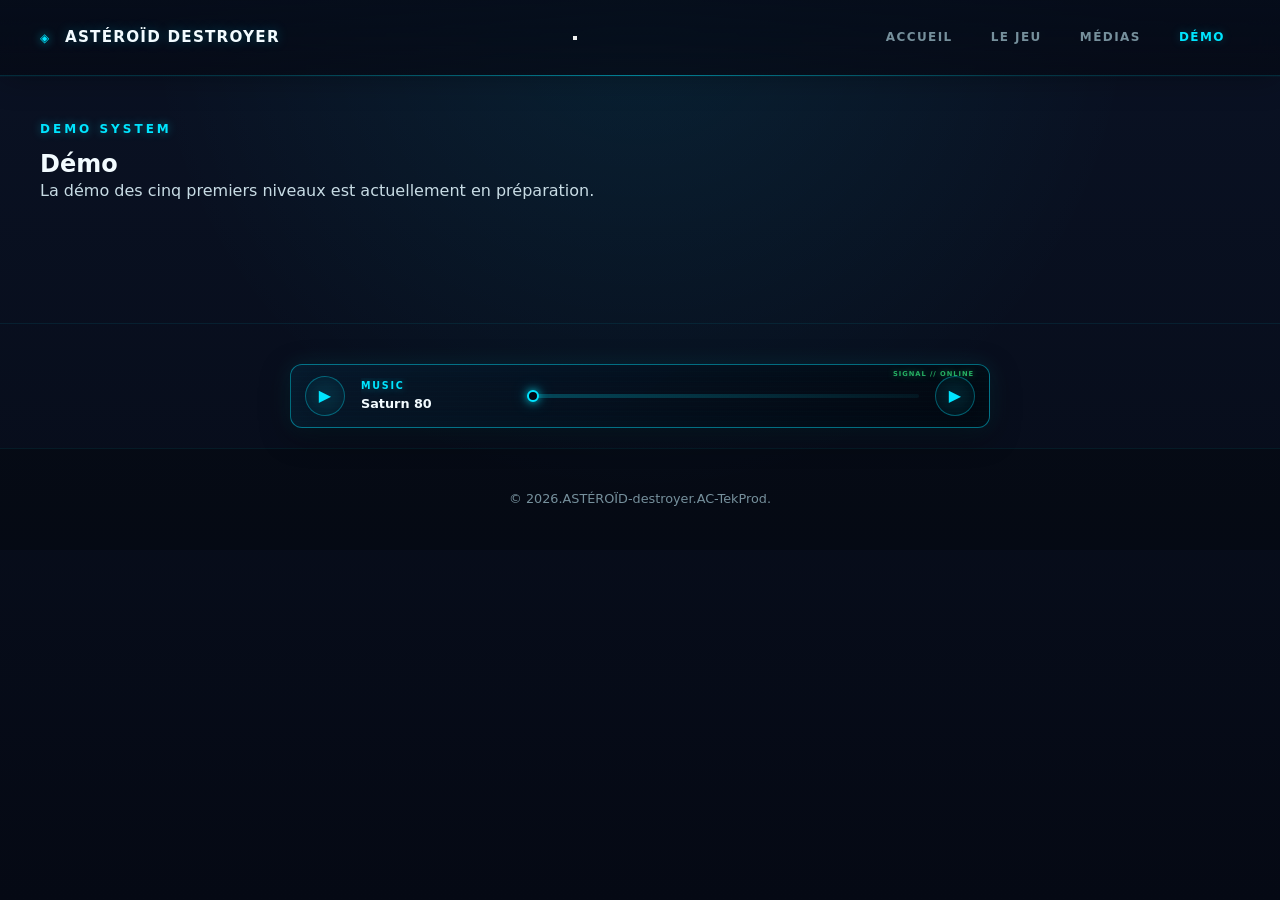
<file: demo.html>
<!DOCTYPE html>
<html lang="fr">

<head>

    <meta charset="UTF-8">

    <meta
        name="viewport"
        content="width=device-width, initial-scale=1.0"
    >

    <meta
        name="description"
        content="Découvrez la future démo d'Asteroide.Destroyer."
    >

    <title>Démo — ASTÉROÏD destroyer</title>

    <link
        rel="stylesheet"
        href="css/style.css"
    >

    <link
        rel="stylesheet"
        href="css/responsive.css"
    >

    <link
        rel="stylesheet"
        href="css/music-player.css"
    >

</head>


<body>

    <header id="header">

        <nav class="navbar">

            <a
                href="index.html"
                class="logo"
            >
                ASTÉROÏD destroyer
            </a>


            <button
                class="menu-toggle"
                type="button"
                aria-label="Ouvrir le menu"
                aria-expanded="false"
                aria-controls="main-menu"
            >
                <span></span>
                <span></span>
                <span></span>
            </button>


            <div
                class="nav-menu"
                id="main-menu"
            >

                <a
                    href="index.html"
                    class="nav-link"
                >
                    Accueil
                </a>

                <a
                    href="jeu.html"
                    class="nav-link"
                >
                    Le jeu
                </a>

                <a
                    href="medias.html"
                    class="nav-link"
                >
                    Médias
                </a>

                <a
                    href="demo.html"
                    class="nav-link"
                >
                    Démo
                </a>

            </div>

        </nav>

    </header>


    <main>

        <section id="demo-page">

            <div class="section-content">

                <p class="section-label">
                    DEMO SYSTEM
                </p>

                <h1>
                    Démo
                </h1>

                <p>
                    La démo des cinq premiers
                    niveaux est actuellement
                    en préparation.
                </p>

            </div>

        </section>

    </main>
    

    <!-- =====================================================
     MINI LECTEUR MUSIQUE
     ===================================================== -->

    <div
        class="mini-music-player"
        data-mini-music-player
    >

        <button
            type="button"
            class="mini-music-button"
            data-mini-music-play
            aria-label="Lire la musique"
        >
            ▶
        </button>

        <div class="mini-music-info">

            <span
                class="mini-music-label"
            >
                MUSIC
            </span>

            <span
                class="mini-music-title"
                data-mini-music-title
            >
                A vos postes
            </span>

        </div>

        <input
            type="range"
            class="mini-music-progress"
            data-mini-music-progress
            min="0"
            max="100"
            value="0"
            step="0.1"
            aria-label="Progression de la musique"
        >

        <button
            type="button"
            class="mini-music-button"
            data-mini-music-next
            aria-label="Musique suivante"
        >
            ▶
        </button>

    </div>


    <footer id="footer">

        <p>
            © 2026.ASTÉROÏD-destroyer.AC-TekProd.
        </p>

    </footer>


    <script
        type="module"
        src="js/main.js"
    ></script>

<script
    src="js/mini-music-player.js"
></script>

    
</body>

</html>
</file>
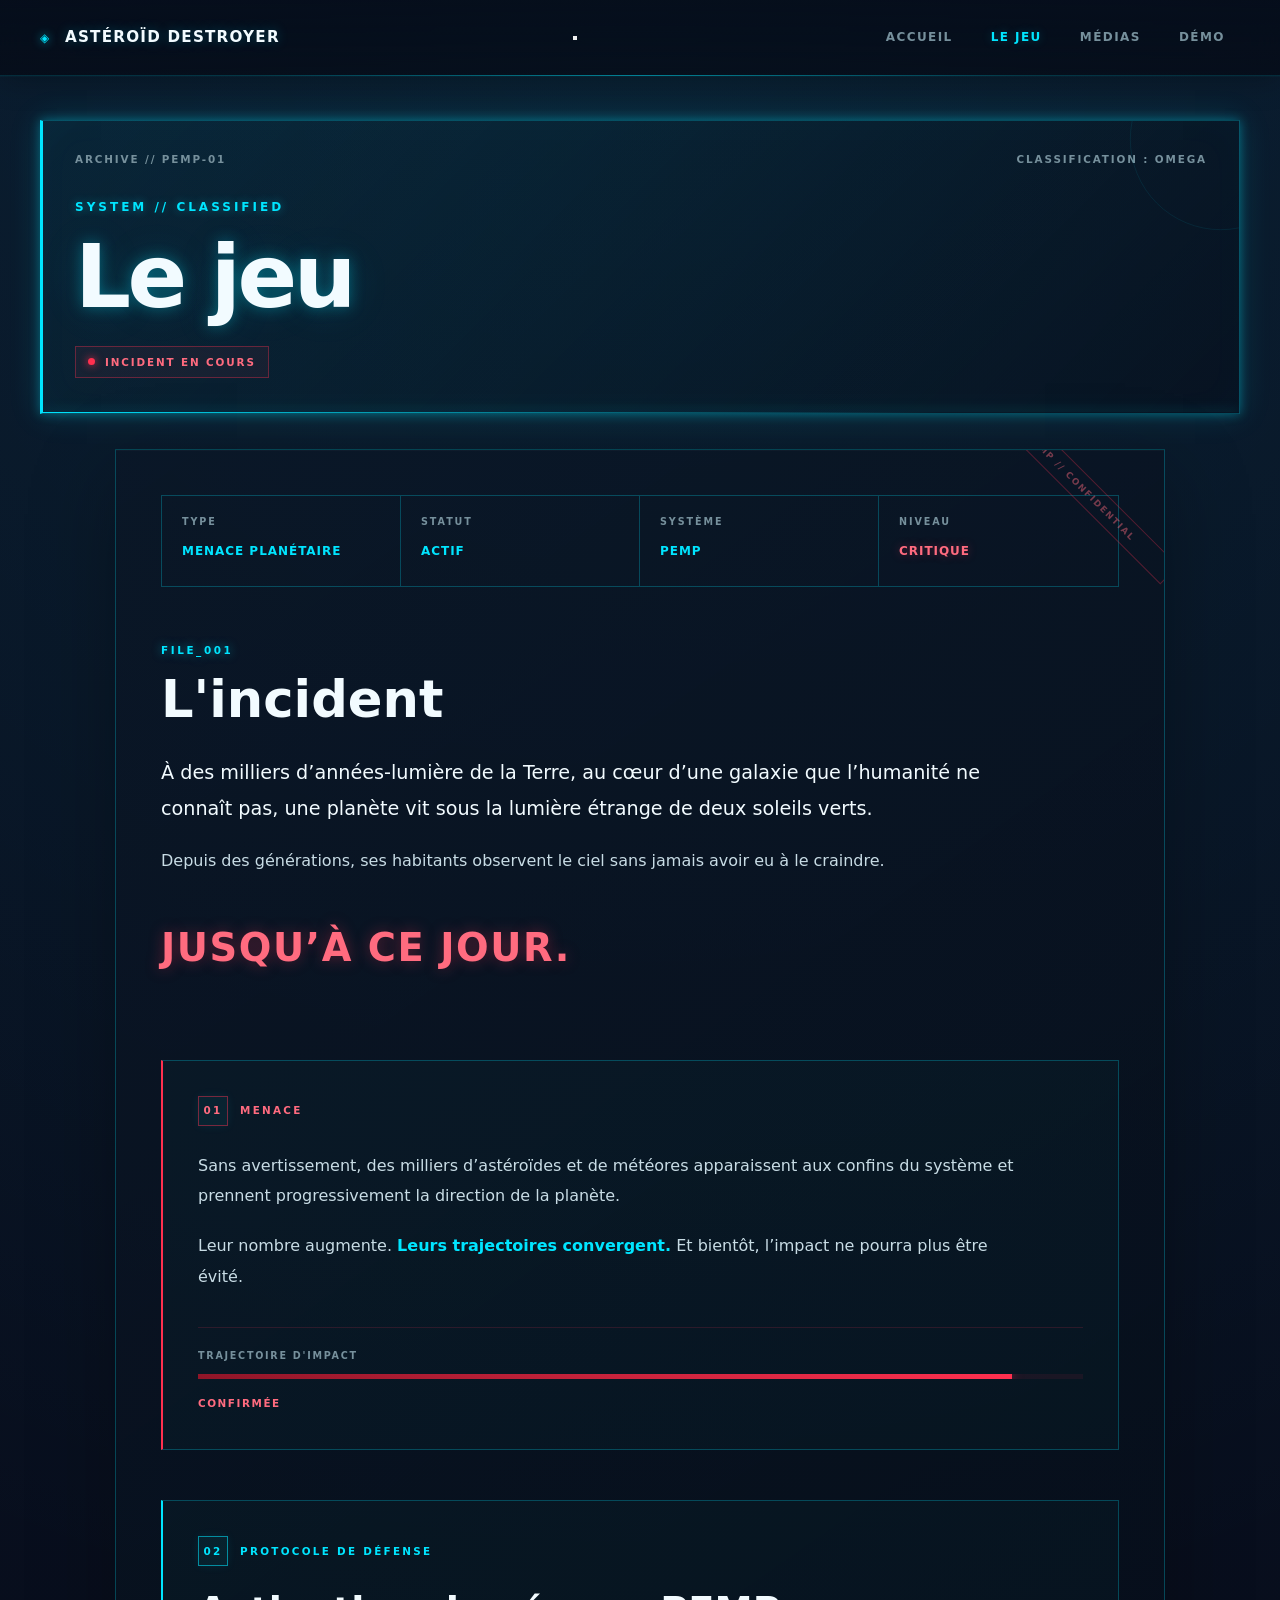
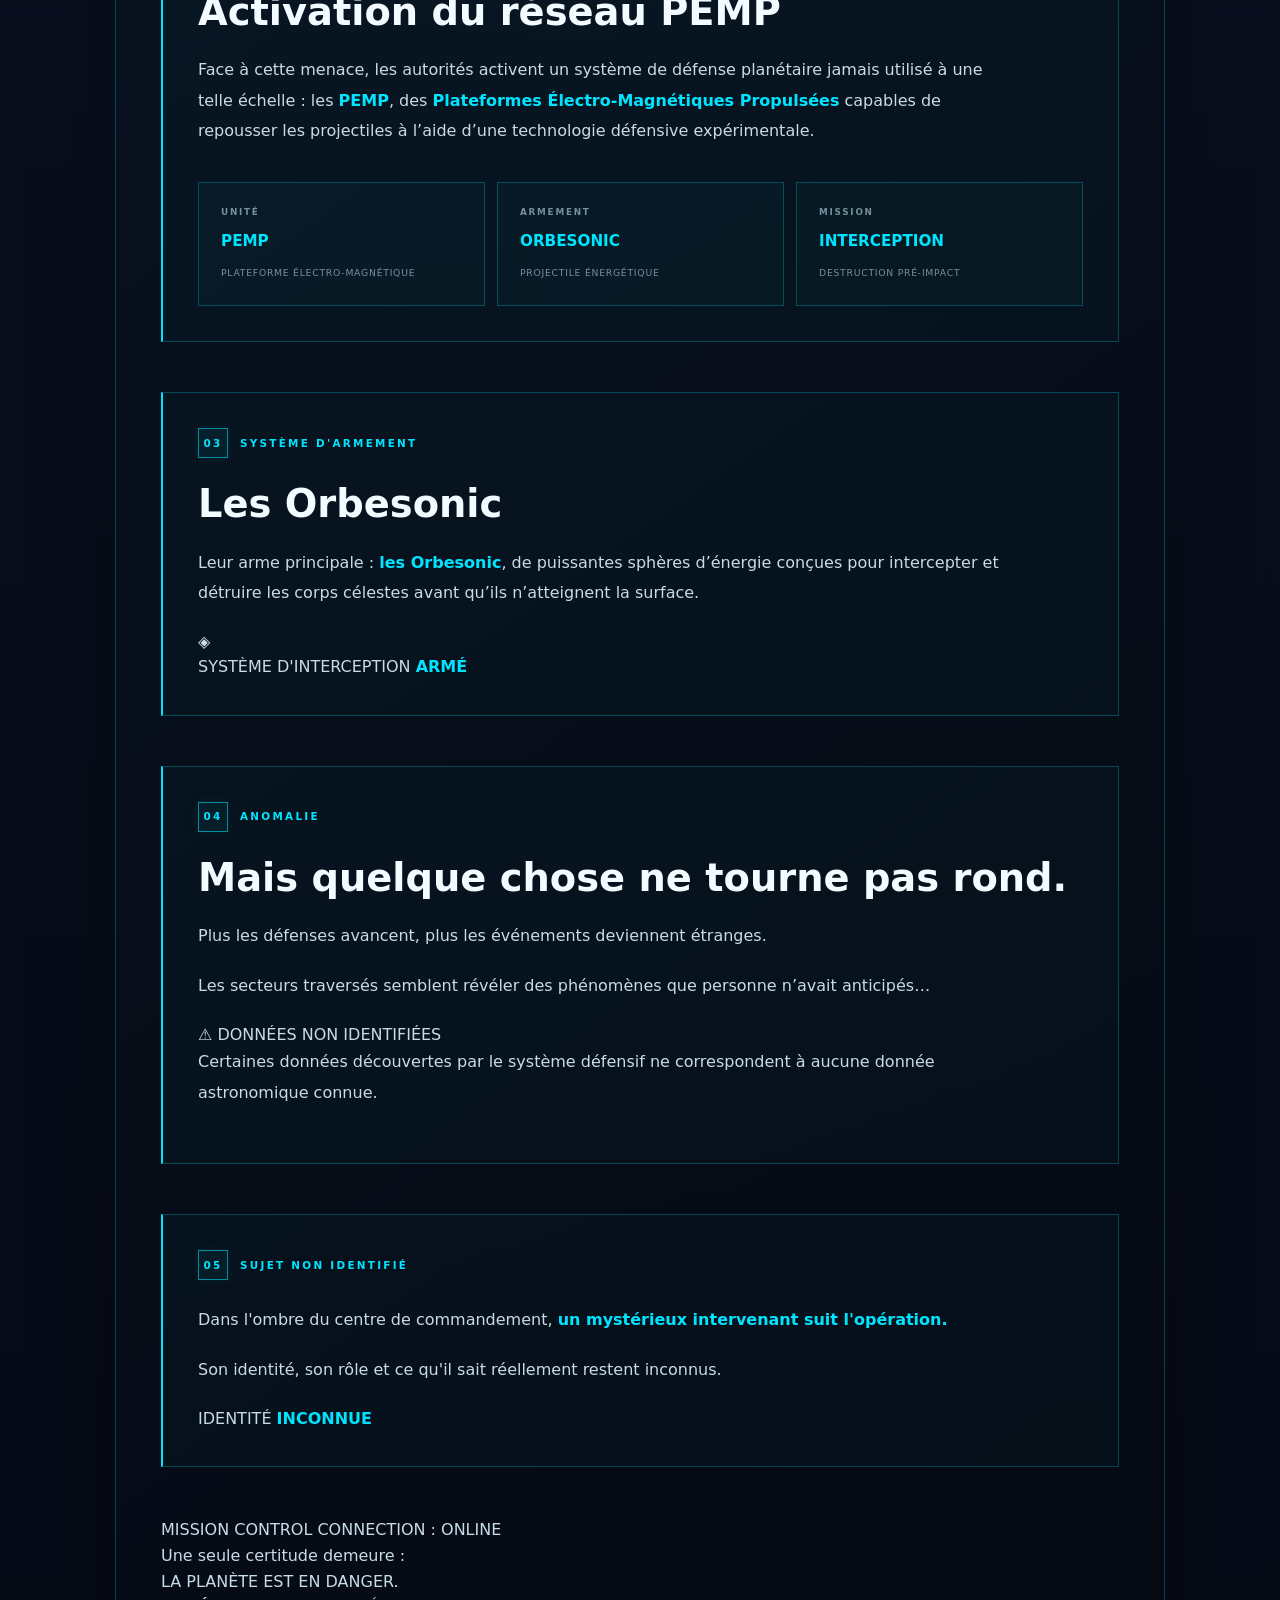
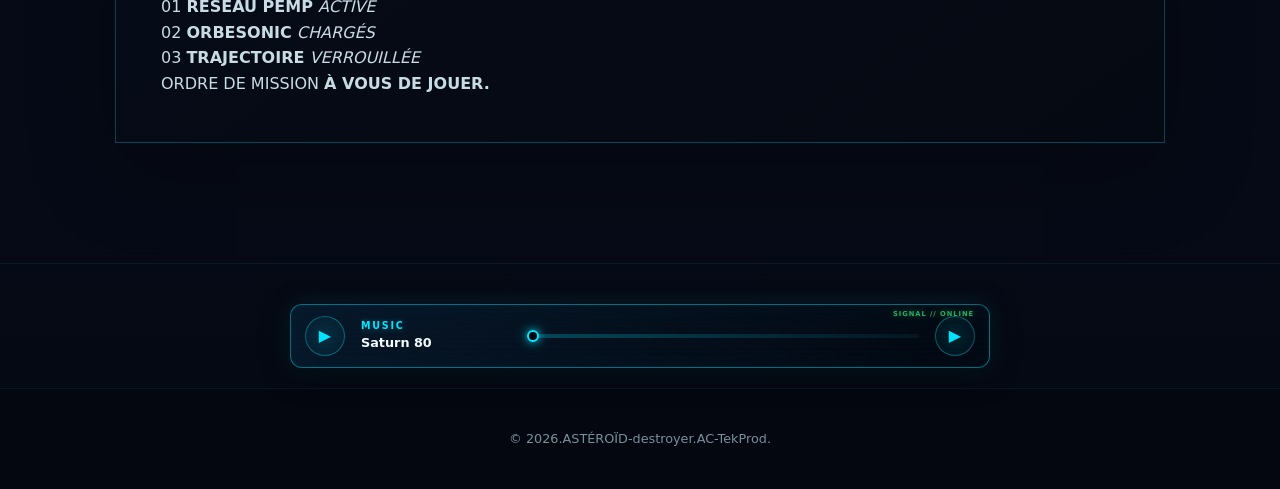
<file: jeu.html>
<!DOCTYPE html>
<html lang="fr">

<head>

    <meta charset="UTF-8">

    <meta
        name="viewport"
        content="width=device-width, initial-scale=1.0"
    >

    <meta
        name="description"
        content="Découvrez l'univers et le gameplay d'Asteroide.Destroyer."
    >

    <title>Le jeu — ASTÉROÏD destroyer</title>

    <link
        rel="stylesheet"
        href="css/style.css"
    >

    <link
        rel="stylesheet"
        href="css/responsive.css"
    >

    <link
        rel="stylesheet"
        href="css/music-player.css"
    >

    
</head>


<body>

    <!-- NAVIGATION -->

    <header id="header">

        <nav class="navbar">

            <a
                href="index.html"
                class="logo"
            >
                ASTÉROÏD destroyer
            </a>


            <button
                class="menu-toggle"
                type="button"
                aria-label="Ouvrir le menu"
                aria-expanded="false"
                aria-controls="main-menu"
            >
                <span></span>
                <span></span>
                <span></span>
            </button>


            <div
                class="nav-menu"
                id="main-menu"
            >

                <a
                    href="index.html"
                    class="nav-link"
                >
                    Accueil
                </a>

                <a
                    href="jeu.html"
                    class="nav-link"
                >
                    Le jeu
                </a>

                <a
                    href="medias.html"
                    class="nav-link"
                >
                    Médias
                </a>

                <a
                    href="demo.html"
                    class="nav-link"
                >
                    Démo
                </a>

            </div>

        </nav>

    </header>


    <!-- CONTENU -->

    <main>

<section id="game-page">

    <div class="section-content">

        <!-- EN-TÊTE DU DOSSIER -->

        <div class="classified-header">

            <div class="classified-topline">
                <span>ARCHIVE // PEMP-01</span>
                <span>CLASSIFICATION : OMEGA</span>
            </div>

            <p class="section-label">
                SYSTEM // CLASSIFIED
            </p>

            <h1>
                Le jeu
            </h1>

            <div class="classified-status">
                <span class="status-dot"></span>
                INCIDENT EN COURS
            </div>

        </div>


        <!-- INTRODUCTION -->

        <article class="game-dossier">

            <div class="dossier-meta">

                <div>
                    <span>TYPE</span>
                    <strong>MENACE PLANÉTAIRE</strong>
                </div>

                <div>
                    <span>STATUT</span>
                    <strong>ACTIF</strong>
                </div>

                <div>
                    <span>SYSTÈME</span>
                    <strong>PEMP</strong>
                </div>

                <div>
                    <span>NIVEAU</span>
                    <strong class="danger-text">CRITIQUE</strong>
                </div>

            </div>


            <div class="dossier-intro">

                <span class="dossier-number">
                    FILE_001
                </span>

                <h2>
                    L'incident
                </h2>

                <p class="lead-text">
                    À des milliers d’années-lumière de la Terre, au cœur
                    d’une galaxie que l’humanité ne connaît pas, une planète
                    vit sous la lumière étrange de deux soleils verts.
                </p>

                <p>
                    Depuis des générations, ses habitants observent le ciel
                    sans jamais avoir eu à le craindre.
                </p>

                <p class="warning-text">
                    Jusqu’à ce jour.
                </p>

            </div>


            <!-- MENACE -->

            <div class="dossier-block threat-block">

                <div class="block-marker">
                    <span>01</span>
                    MENACE
                </div>

                <p>
                    Sans avertissement, des milliers d’astéroïdes et de
                    météores apparaissent aux confins du système et prennent
                    progressivement la direction de la planète.
                </p>

                <p>
                    Leur nombre augmente.
                    <strong>Leurs trajectoires convergent.</strong>
                    Et bientôt, l’impact ne pourra plus être évité.
                </p>

                <div class="threat-indicator">

                    <span class="indicator-label">
                        TRAJECTOIRE D'IMPACT
                    </span>

                    <div class="indicator-line">
                        <span></span>
                    </div>

                    <span class="indicator-value">
                        CONFIRMÉE
                    </span>

                </div>

            </div>


            <!-- DÉFENSE -->

            <div class="dossier-block defense-block">

                <div class="block-marker">
                    <span>02</span>
                    PROTOCOLE DE DÉFENSE
                </div>

                <h2>
                    Activation du réseau PEMP
                </h2>

                <p>
                    Face à cette menace, les autorités activent un système
                    de défense planétaire jamais utilisé à une telle échelle :
                    les <strong>PEMP</strong>, des
                    <strong>Plateformes Électro-Magnétiques Propulsées</strong>
                    capables de repousser les projectiles à l’aide d’une
                    technologie défensive expérimentale.
                </p>

                <div class="tech-spec">

                    <div class="tech-spec-item">
                        <span class="tech-label">UNITÉ</span>
                        <strong>PEMP</strong>
                        <small>PLATEFORME ÉLECTRO-MAGNÉTIQUE</small>
                    </div>

                    <div class="tech-spec-item">
                        <span class="tech-label">ARMEMENT</span>
                        <strong>ORBESONIC</strong>
                        <small>PROJECTILE ÉNERGÉTIQUE</small>
                    </div>

                    <div class="tech-spec-item">
                        <span class="tech-label">MISSION</span>
                        <strong>INTERCEPTION</strong>
                        <small>DESTRUCTION PRÉ-IMPACT</small>
                    </div>

                </div>

            </div>


            <!-- ORBESONIC -->

            <div class="dossier-block orbesonic-block">

                <div class="block-marker">
                    <span>03</span>
                    SYSTÈME D'ARMEMENT
                </div>

                <h2>
                    Les Orbesonic
                </h2>

                <p>
                    Leur arme principale :
                    <strong>les Orbesonic</strong>, de puissantes sphères
                    d’énergie conçues pour intercepter et détruire les corps
                    célestes avant qu’ils n’atteignent la surface.
                </p>

                <div class="system-status">

                    <span class="system-icon">◈</span>

                    <div>
                        <span>SYSTÈME D'INTERCEPTION</span>
                        <strong>ARMÉ</strong>
                    </div>

                </div>

            </div>


            <!-- ANOMALIE -->

            <div class="dossier-block anomaly-block">

                <div class="block-marker anomaly-marker">
                    <span>04</span>
                    ANOMALIE
                </div>

                <h2>
                    Mais quelque chose ne tourne pas rond.
                </h2>

                <p>
                    Plus les défenses avancent, plus les événements deviennent
                    étranges.
                </p>

                <p>
                    Les secteurs traversés semblent révéler des phénomènes
                    que personne n’avait anticipés…
                </p>

                <div class="classified-note">

                    <span class="note-header">
                        ⚠ DONNÉES NON IDENTIFIÉES
                    </span>

                    <p>
                        Certaines données découvertes par le système défensif
                        ne correspondent à aucune donnée astronomique connue.
                    </p>

                </div>

            </div>


            <!-- INTERVENANT -->

            <div class="dossier-block unknown-block">

                <div class="block-marker">
                    <span>05</span>
                    SUJET NON IDENTIFIÉ
                </div>

                <p>
                    Dans l'ombre du centre de commandement,
                    <strong>un mystérieux intervenant suit l'opération.</strong>
                </p>

                <p>
                    Son identité, son rôle et ce qu'il sait réellement
                    restent inconnus.
                </p>

                <div class="unknown-stamp">
                    <span>IDENTITÉ</span>
                    <strong>INCONNUE</strong>
                </div>

            </div>


            <!-- CONCLUSION -->

            <div class="mission-terminal">

                <div class="terminal-header">
                    <span>MISSION CONTROL</span>
                    <span>CONNECTION : ONLINE</span>
                </div>

                <div class="terminal-content">

                    <p class="terminal-intro">
                        Une seule certitude demeure :
                    </p>

                    <div class="mission-alert">
                        LA PLANÈTE EST EN DANGER.
                    </div>

                    <div class="mission-sequence">

                        <div>
                            <span>01</span>
                            <strong>RÉSEAU PEMP</strong>
                            <em>ACTIVÉ</em>
                        </div>

                        <div>
                            <span>02</span>
                            <strong>ORBESONIC</strong>
                            <em>CHARGÉS</em>
                        </div>

                        <div>
                            <span>03</span>
                            <strong>TRAJECTOIRE</strong>
                            <em>VERROUILLÉE</em>
                        </div>

                    </div>

                    <div class="final-command">
                        <span>ORDRE DE MISSION</span>
                        <strong>À VOUS DE JOUER.</strong>
                    </div>

                </div>

            </div>

        </article>

    </div>

</section>


    </main>

    <!-- =====================================================
     MINI LECTEUR MUSIQUE
     ===================================================== -->

    <div
        class="mini-music-player"
        data-mini-music-player
    >

        <button
            type="button"
            class="mini-music-button"
            data-mini-music-play
            aria-label="Lire la musique"
        >
            ▶
        </button>

        <div class="mini-music-info">

            <span
                class="mini-music-label"
            >
                MUSIC
            </span>

            <span
                class="mini-music-title"
                data-mini-music-title
            >
                A vos postes
            </span>

        </div>

        <input
            type="range"
            class="mini-music-progress"
            data-mini-music-progress
            min="0"
            max="100"
            value="0"
            step="0.1"
            aria-label="Progression de la musique"
        >

        <button
            type="button"
            class="mini-music-button"
            data-mini-music-next
            aria-label="Musique suivante"
        >
            ▶
        </button>

    </div>

    
    <!-- FOOTER -->

    <footer id="footer">

        <p>
            © 2026.ASTÉROÏD-destroyer.AC-TekProd.
        </p>

    </footer>


    <script
        type="module"
        src="js/main.js"
    ></script>

<script
    src="js/mini-music-player.js"
></script>

    
</body>

</html>
</file>
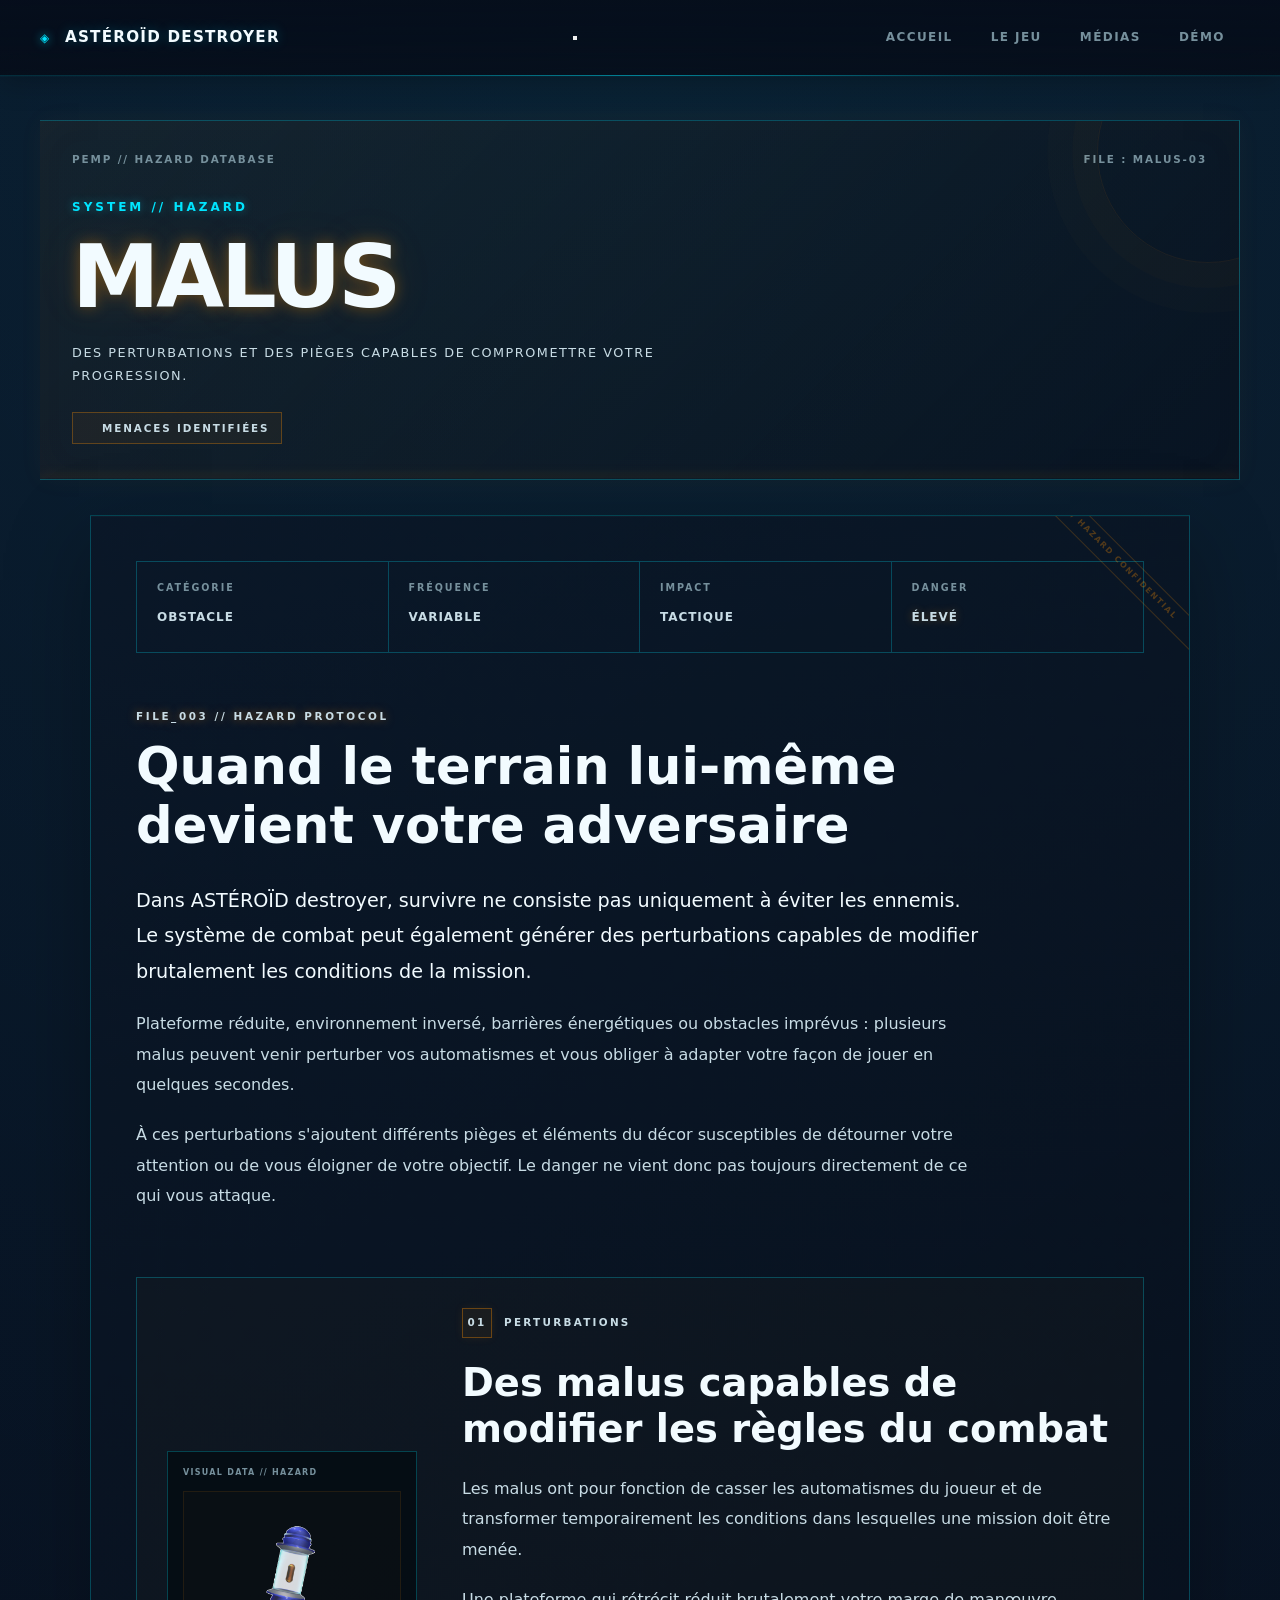
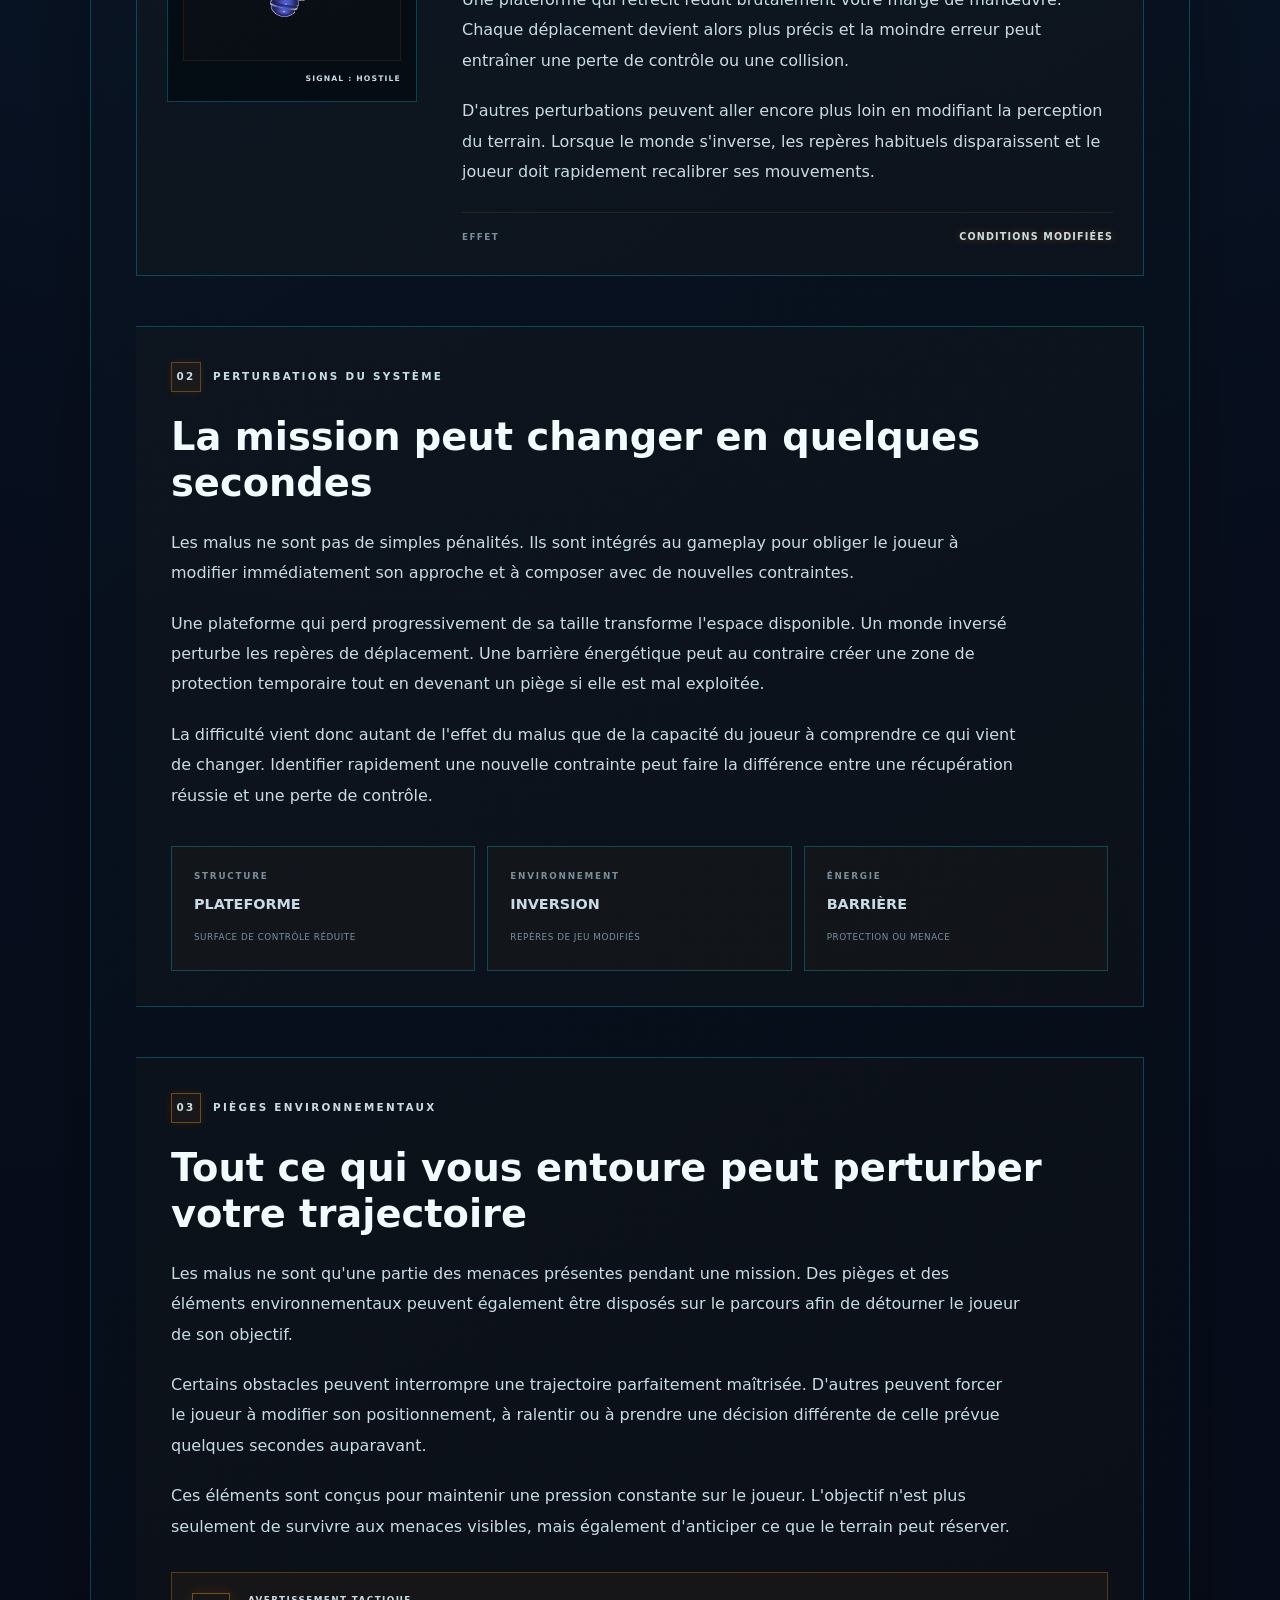
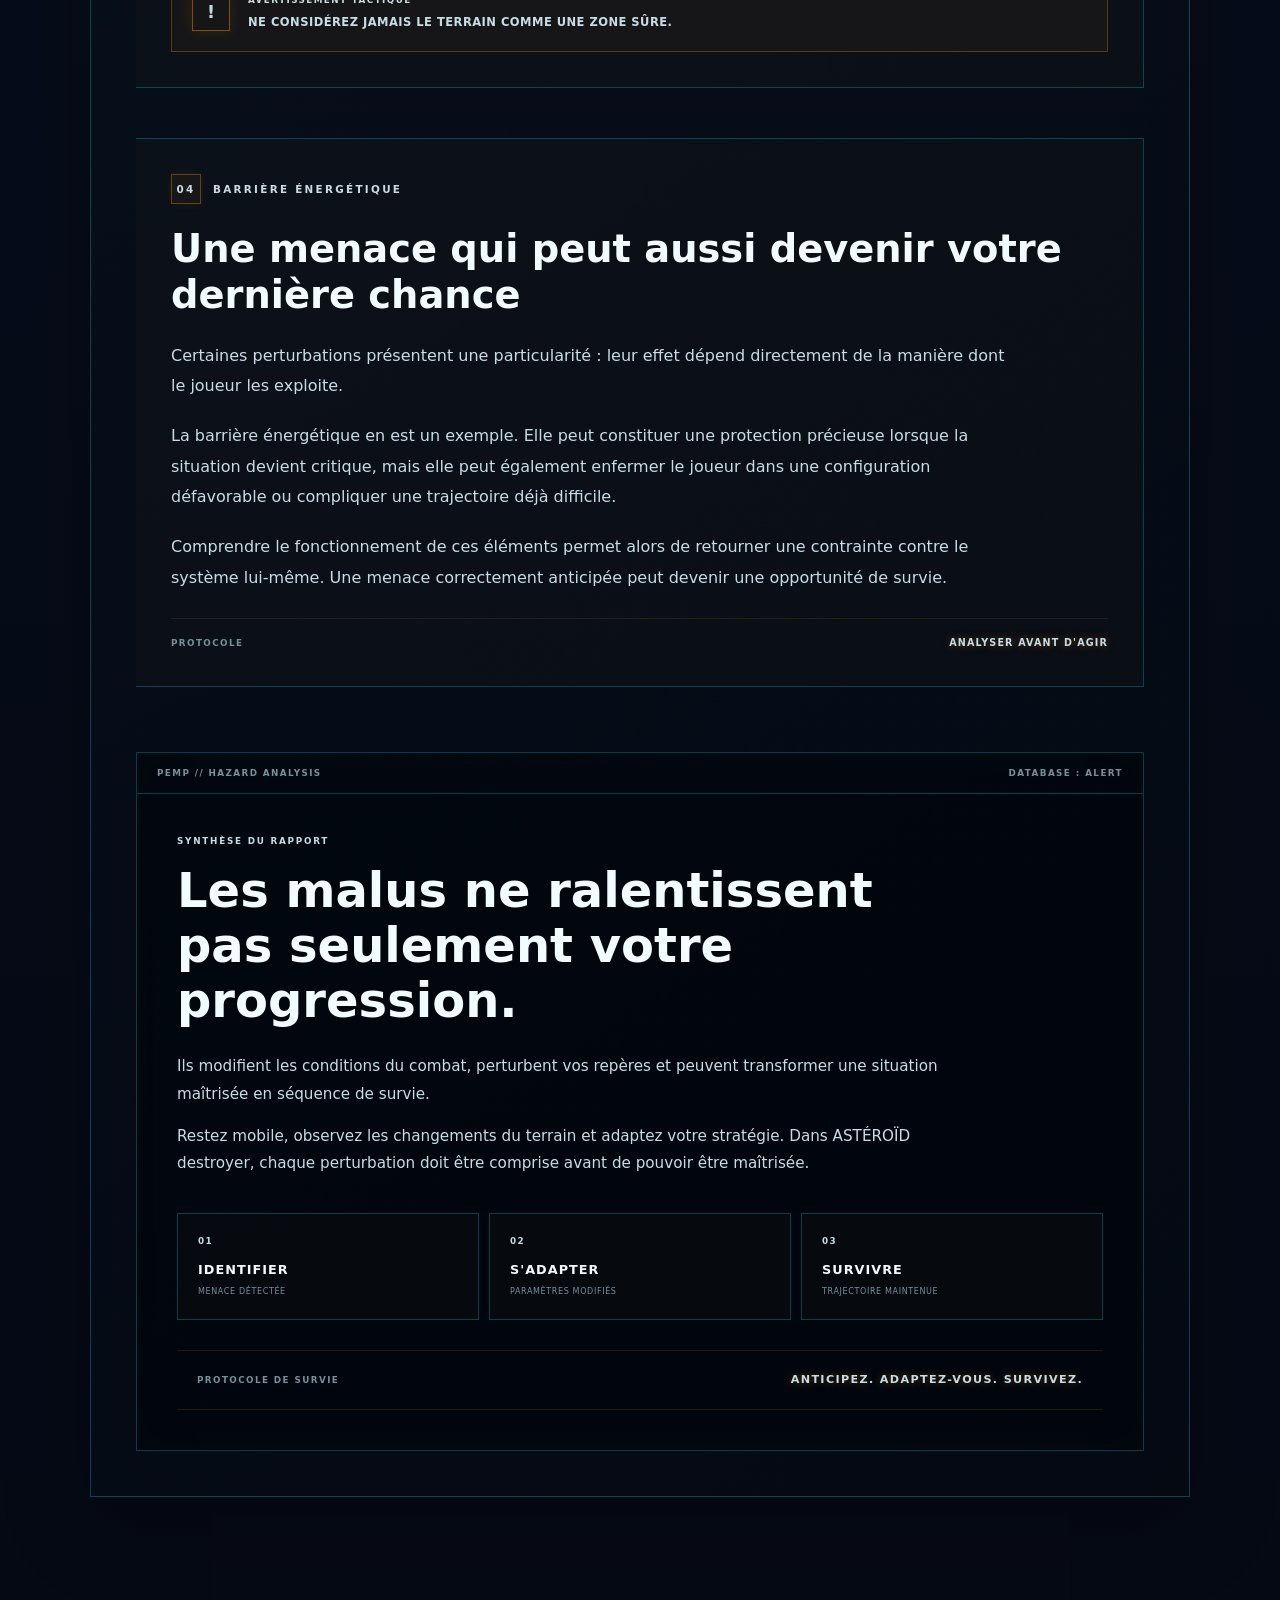
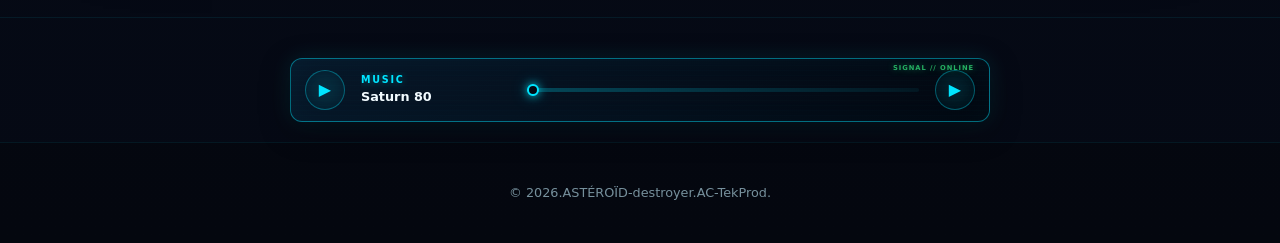
<file: malus.html>
<!DOCTYPE html>
<html lang="fr">

<head>

    <meta charset="UTF-8">

    <meta
        name="viewport"
        content="width=device-width, initial-scale=1.0"
    >

    <meta
        name="description"
        content="Découvrez les malus, pièges et perturbations qui peuvent modifier le déroulement d'une mission dans ASTÉROÏD destroyer."
    >

    <title>Malus — ASTÉROÏD destroyer</title>


    <link
        rel="stylesheet"
        href="css/style.css"
    >

    <link
        rel="stylesheet"
        href="css/malus.css"
    >

    <link
        rel="stylesheet"
        href="css/responsive.css"
    >

    <link
        rel="stylesheet"
        href="css/music-player.css"
    >

</head>


<body>


    <!-- =====================================================
         NAVIGATION
         ===================================================== -->

    <header id="header">

        <nav class="navbar">

            <a
                href="index.html"
                class="logo"
            >
                ASTÉROÏD destroyer
            </a>


            <button
                class="menu-toggle"
                type="button"
                aria-label="Ouvrir le menu"
                aria-expanded="false"
                aria-controls="main-menu"
            >

                <span></span>
                <span></span>
                <span></span>

            </button>


            <div
                class="nav-menu"
                id="main-menu"
            >

                <a
                    href="index.html"
                    class="nav-link"
                >
                    Accueil
                </a>

                <a
                    href="jeu.html"
                    class="nav-link"
                >
                    Le jeu
                </a>

                <a
                    href="medias.html"
                    class="nav-link"
                >
                    Médias
                </a>

                <a
                    href="demo.html"
                    class="nav-link"
                >
                    Démo
                </a>

            </div>

        </nav>

    </header>



    <!-- =====================================================
         CONTENU PRINCIPAL
         ===================================================== -->

    <main>

        <section id="malus-page">

            <div class="section-content">


                <!-- =================================================
                     EN-TÊTE DU DOSSIER
                     ================================================= -->

                <div class="malus-header">

                    <div class="malus-header-topline">

                        <span>
                            PEMP // HAZARD DATABASE
                        </span>

                        <span>
                            FILE : MALUS-03
                        </span>

                    </div>


                    <p class="section-label">
                        SYSTEM // HAZARD
                    </p>


                    <h1>
                        MALUS
                    </h1>


                    <p class="malus-header-description">
                        DES PERTURBATIONS ET DES PIÈGES CAPABLES
                        DE COMPROMETTRE VOTRE PROGRESSION.
                    </p>


                    <div class="malus-header-status">

                        <span class="status-dot"></span>

                        MENACES IDENTIFIÉES

                    </div>

                </div>



                <!-- =================================================
                     DOSSIER PRINCIPAL
                     ================================================= -->

                <article class="malus-dossier">


                    <!-- =================================================
                         MÉTADONNÉES
                         ================================================= -->

                    <div class="malus-meta">

                        <div>

                            <span>
                                CATÉGORIE
                            </span>

                            <strong>
                                OBSTACLE
                            </strong>

                        </div>


                        <div>

                            <span>
                                FRÉQUENCE
                            </span>

                            <strong>
                                VARIABLE
                            </strong>

                        </div>


                        <div>

                            <span>
                                IMPACT
                            </span>

                            <strong>
                                TACTIQUE
                            </strong>

                        </div>


                        <div>

                            <span>
                                DANGER
                            </span>

                            <strong class="malus-warning">
                                ÉLEVÉ
                            </strong>

                        </div>

                    </div>



                    <!-- =================================================
                         INTRODUCTION
                         ================================================= -->

                    <div class="malus-intro">

                        <span class="malus-file-number">
                            FILE_003 // HAZARD PROTOCOL
                        </span>


                        <h2>
                            Quand le terrain lui-même
                            devient votre adversaire
                        </h2>


                        <p class="malus-lead">
                            Dans ASTÉROÏD destroyer, survivre ne consiste pas
                            uniquement à éviter les ennemis. Le système de
                            combat peut également générer des perturbations
                            capables de modifier brutalement les conditions
                            de la mission.
                        </p>


                        <p>
                            Plateforme réduite, environnement inversé,
                            barrières énergétiques ou obstacles imprévus :
                            plusieurs malus peuvent venir perturber vos
                            automatismes et vous obliger à adapter votre
                            façon de jouer en quelques secondes.
                        </p>


                        <p>
                            À ces perturbations s'ajoutent différents pièges
                            et éléments du décor susceptibles de détourner
                            votre attention ou de vous éloigner de votre
                            objectif. Le danger ne vient donc pas toujours
                            directement de ce qui vous attaque.
                        </p>

                    </div>



                    <!-- =================================================
                         ENCADRÉ — GIF
                         ================================================= -->

                    <div class="malus-report malus-report-left">


                        <div class="malus-report-media">

                            <div class="malus-media-label">
                                VISUAL DATA // HAZARD
                            </div>


                            <div class="malus-gif-frame">

                                <img
                                    src="gif/BONUS2.gif"
                                    alt="Illustration d'un malus affectant le système de jeu"
                                >

                            </div>


                            <span class="malus-media-status">
                                SIGNAL : HOSTILE
                            </span>

                        </div>


                        <div class="malus-report-content">

                            <div class="malus-block-marker">

                                <span>
                                    01
                                </span>

                                PERTURBATIONS

                            </div>


                            <h2>
                                Des malus capables de
                                modifier les règles du combat
                            </h2>


                            <p>
                                Les malus ont pour fonction de casser les
                                automatismes du joueur et de transformer
                                temporairement les conditions dans lesquelles
                                une mission doit être menée.
                            </p>


                            <p>
                                Une plateforme qui rétrécit réduit brutalement
                                votre marge de manœuvre. Chaque déplacement
                                devient alors plus précis et la moindre erreur
                                peut entraîner une perte de contrôle ou une
                                collision.
                            </p>


                            <p>
                                D'autres perturbations peuvent aller encore
                                plus loin en modifiant la perception du terrain.
                                Lorsque le monde s'inverse, les repères habituels
                                disparaissent et le joueur doit rapidement
                                recalibrer ses mouvements.
                            </p>


                            <div class="malus-data-line">

                                <span>
                                    EFFET
                                </span>

                                <strong>
                                    CONDITIONS MODIFIÉES
                                </strong>

                            </div>

                        </div>

                    </div>



                    <!-- =================================================
                         SECTION CENTRALE
                         ================================================= -->

                    <div class="malus-dossier-block">


                        <div class="malus-block-marker">

                            <span>
                                02
                            </span>

                            PERTURBATIONS DU SYSTÈME

                        </div>


                        <h2>
                            La mission peut changer
                            en quelques secondes
                        </h2>


                        <p>
                            Les malus ne sont pas de simples pénalités.
                            Ils sont intégrés au gameplay pour obliger le joueur
                            à modifier immédiatement son approche et à composer
                            avec de nouvelles contraintes.
                        </p>


                        <p>
                            Une plateforme qui perd progressivement de sa taille
                            transforme l'espace disponible. Un monde inversé
                            perturbe les repères de déplacement. Une barrière
                            énergétique peut au contraire créer une zone de
                            protection temporaire tout en devenant un piège
                            si elle est mal exploitée.
                        </p>


                        <p>
                            La difficulté vient donc autant de l'effet du malus
                            que de la capacité du joueur à comprendre ce qui
                            vient de changer. Identifier rapidement une nouvelle
                            contrainte peut faire la différence entre une
                            récupération réussie et une perte de contrôle.
                        </p>


                        <div class="malus-system-grid">


                            <div class="malus-system-item">

                                <span>
                                    STRUCTURE
                                </span>

                                <strong>
                                    PLATEFORME
                                </strong>

                                <small>
                                    SURFACE DE CONTRÔLE RÉDUITE
                                </small>

                            </div>


                            <div class="malus-system-item">

                                <span>
                                    ENVIRONNEMENT
                                </span>

                                <strong>
                                    INVERSION
                                </strong>

                                <small>
                                    REPÈRES DE JEU MODIFIÉS
                                </small>

                            </div>


                            <div class="malus-system-item">

                                <span>
                                    ÉNERGIE
                                </span>

                                <strong>
                                    BARRIÈRE
                                </strong>

                                <small>
                                    PROTECTION OU MENACE
                                </small>

                            </div>

                        </div>

                    </div>



                    <!-- =================================================
                         PIÈGES ET ÉLÉMENTS HOSTILES
                         ================================================= -->

                    <div class="malus-dossier-block malus-risk-block">


                        <div class="malus-block-marker malus-risk-marker">

                            <span>
                                03
                            </span>

                            PIÈGES ENVIRONNEMENTAUX

                        </div>


                        <h2>
                            Tout ce qui vous entoure
                            peut perturber votre trajectoire
                        </h2>


                        <p>
                            Les malus ne sont qu'une partie des menaces
                            présentes pendant une mission. Des pièges et des
                            éléments environnementaux peuvent également être
                            disposés sur le parcours afin de détourner le joueur
                            de son objectif.
                        </p>


                        <p>
                            Certains obstacles peuvent interrompre une trajectoire
                            parfaitement maîtrisée. D'autres peuvent forcer le
                            joueur à modifier son positionnement, à ralentir ou
                            à prendre une décision différente de celle prévue
                            quelques secondes auparavant.
                        </p>


                        <p>
                            Ces éléments sont conçus pour maintenir une pression
                            constante sur le joueur. L'objectif n'est plus
                            seulement de survivre aux menaces visibles, mais
                            également d'anticiper ce que le terrain peut réserver.
                        </p>


                        <div class="malus-warning-panel">

                            <div class="malus-warning-icon">
                                !
                            </div>


                            <div>

                                <span>
                                    AVERTISSEMENT TACTIQUE
                                </span>

                                <strong>
                                    NE CONSIDÉREZ JAMAIS LE TERRAIN
                                    COMME UNE ZONE SÛRE.
                                </strong>

                            </div>

                        </div>

                    </div>



                    <!-- =================================================
                         BARRIÈRE ÉNERGÉTIQUE
                         ================================================= -->

                    <div class="malus-dossier-block">


                        <div class="malus-block-marker">

                            <span>
                                04
                            </span>

                            BARRIÈRE ÉNERGÉTIQUE

                        </div>


                        <h2>
                            Une menace qui peut aussi
                            devenir votre dernière chance
                        </h2>


                        <p>
                            Certaines perturbations présentent une particularité :
                            leur effet dépend directement de la manière dont le
                            joueur les exploite.
                        </p>


                        <p>
                            La barrière énergétique en est un exemple. Elle peut
                            constituer une protection précieuse lorsque la situation
                            devient critique, mais elle peut également enfermer le
                            joueur dans une configuration défavorable ou compliquer
                            une trajectoire déjà difficile.
                        </p>


                        <p>
                            Comprendre le fonctionnement de ces éléments permet
                            alors de retourner une contrainte contre le système
                            lui-même. Une menace correctement anticipée peut devenir
                            une opportunité de survie.
                        </p>


                        <div class="malus-data-line">

                            <span>
                                PROTOCOLE
                            </span>

                            <strong>
                                ANALYSER AVANT D'AGIR
                            </strong>

                        </div>

                    </div>



                    <!-- =================================================
                         RAPPORT FINAL
                         ================================================= -->

                    <div class="malus-terminal">


                        <div class="malus-terminal-header">

                            <span>
                                PEMP // HAZARD ANALYSIS
                            </span>

                            <span>
                                DATABASE : ALERT
                            </span>

                        </div>


                        <div class="malus-terminal-content">

                            <span class="malus-terminal-label">
                                SYNTHÈSE DU RAPPORT
                            </span>


                            <h2>
                                Les malus ne ralentissent pas
                                seulement votre progression.
                            </h2>


                            <p>
                                Ils modifient les conditions du combat, perturbent
                                vos repères et peuvent transformer une situation
                                maîtrisée en séquence de survie.
                            </p>


                            <p>
                                Restez mobile, observez les changements du terrain
                                et adaptez votre stratégie. Dans ASTÉROÏD destroyer,
                                chaque perturbation doit être comprise avant
                                de pouvoir être maîtrisée.
                            </p>


                            <div class="malus-final-sequence">


                                <div>

                                    <span>
                                        01
                                    </span>

                                    <strong>
                                        IDENTIFIER
                                    </strong>

                                    <em>
                                        MENACE DÉTECTÉE
                                    </em>

                                </div>


                                <div>

                                    <span>
                                        02
                                    </span>

                                    <strong>
                                        S'ADAPTER
                                    </strong>

                                    <em>
                                        PARAMÈTRES MODIFIÉS
                                    </em>

                                </div>


                                <div>

                                    <span>
                                        03
                                    </span>

                                    <strong>
                                        SURVIVRE
                                    </strong>

                                    <em>
                                        TRAJECTOIRE MAINTENUE
                                    </em>

                                </div>

                            </div>


                            <div class="malus-final-command">

                                <span>
                                    PROTOCOLE DE SURVIE
                                </span>

                                <strong>
                                    ANTICIPEZ. ADAPTEZ-VOUS. SURVIVEZ.
                                </strong>

                            </div>

                        </div>

                    </div>


                </article>

            </div>

        </section>

    </main>



    <!-- =====================================================
         MINI LECTEUR MUSIQUE
         ===================================================== -->

    <div
        class="mini-music-player"
        data-mini-music-player
    >

        <button
            type="button"
            class="mini-music-button"
            data-mini-music-play
            aria-label="Lire la musique"
        >
            ▶
        </button>


        <div class="mini-music-info">

            <span class="mini-music-label">
                MUSIC
            </span>

            <span
                class="mini-music-title"
                data-mini-music-title
            >
                A vos postes
            </span>

        </div>


        <input
            type="range"
            class="mini-music-progress"
            data-mini-music-progress
            min="0"
            max="100"
            value="0"
            step="0.1"
            aria-label="Progression de la musique"
        >


        <button
            type="button"
            class="mini-music-button"
            data-mini-music-next
            aria-label="Musique suivante"
        >
            ▶
        </button>

    </div>



    <!-- =====================================================
         FOOTER
         ===================================================== -->

    <footer id="footer">

        <p>
            © 2026.ASTÉROÏD-destroyer.AC-TekProd.
        </p>

    </footer>



    <script
        type="module"
        src="js/main.js"
    ></script>


    <script
        src="js/mini-music-player.js"
    ></script>


</body>

</html>
</file>
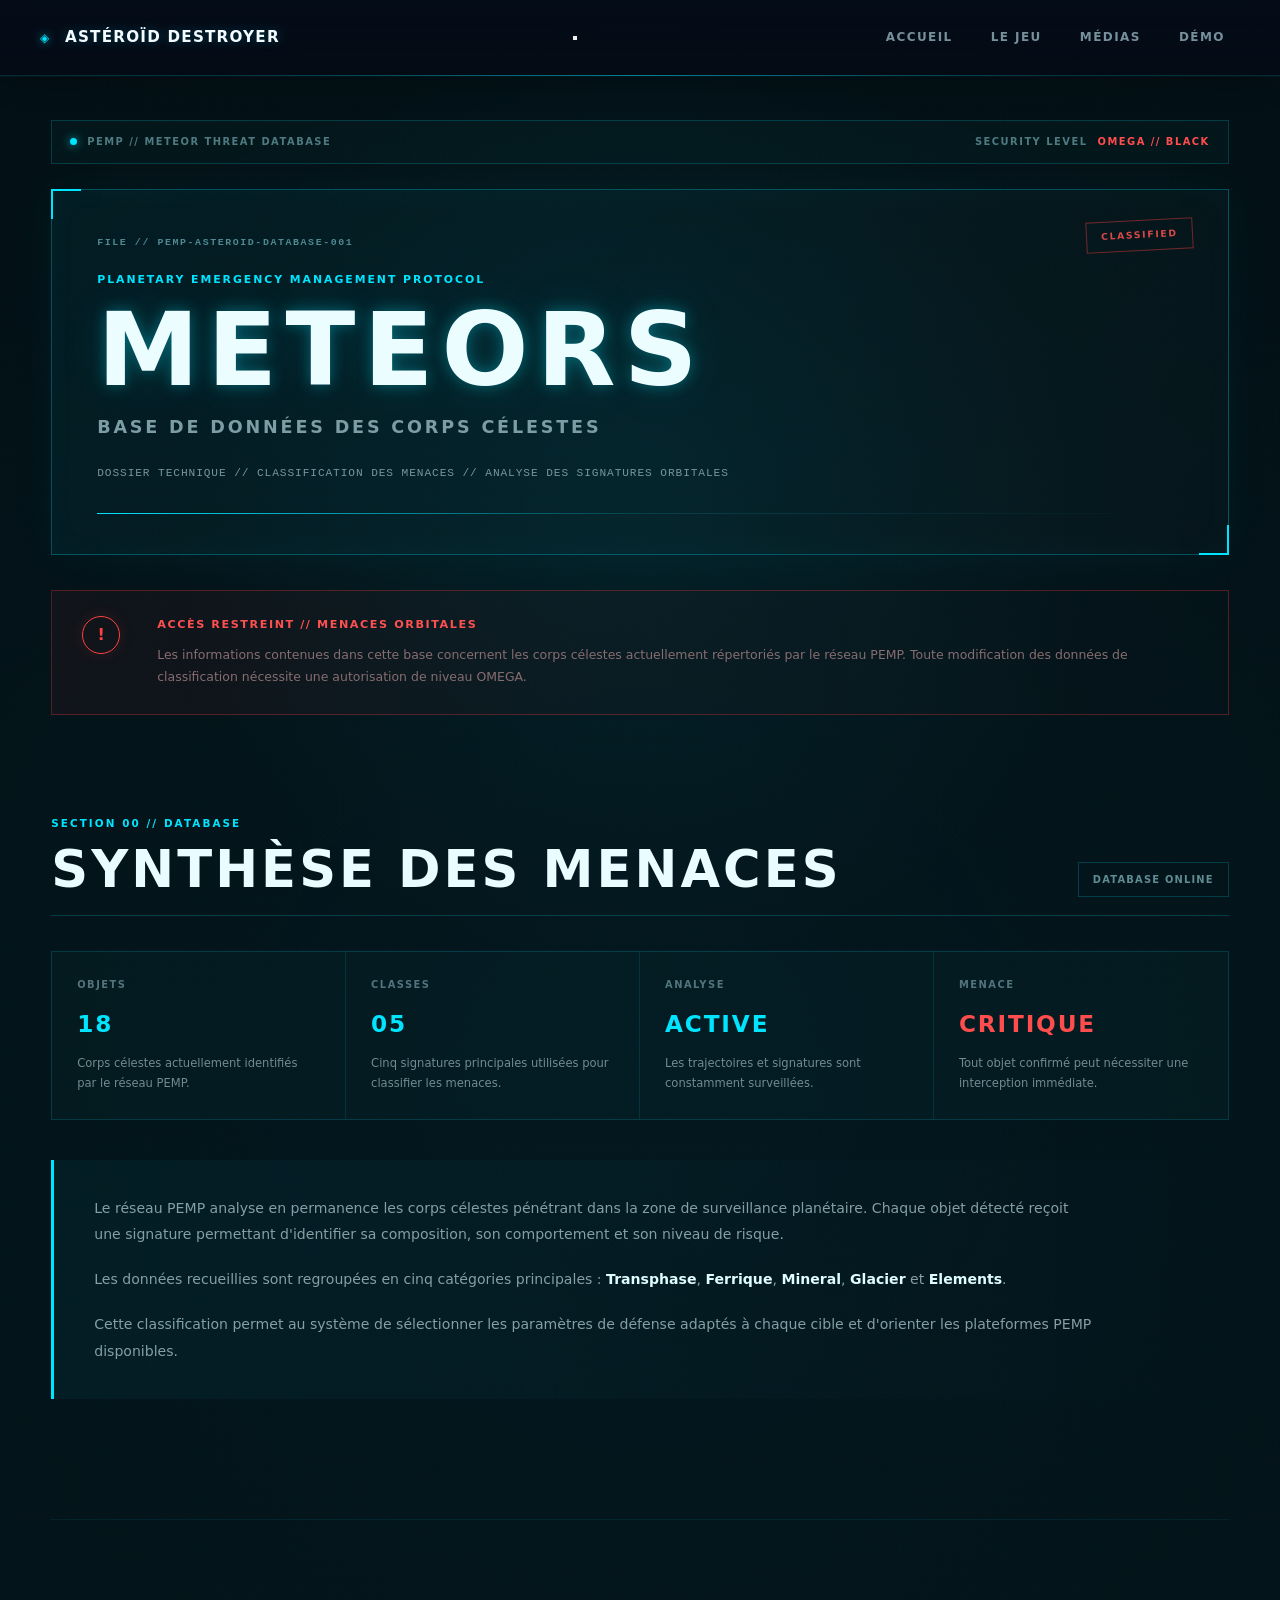
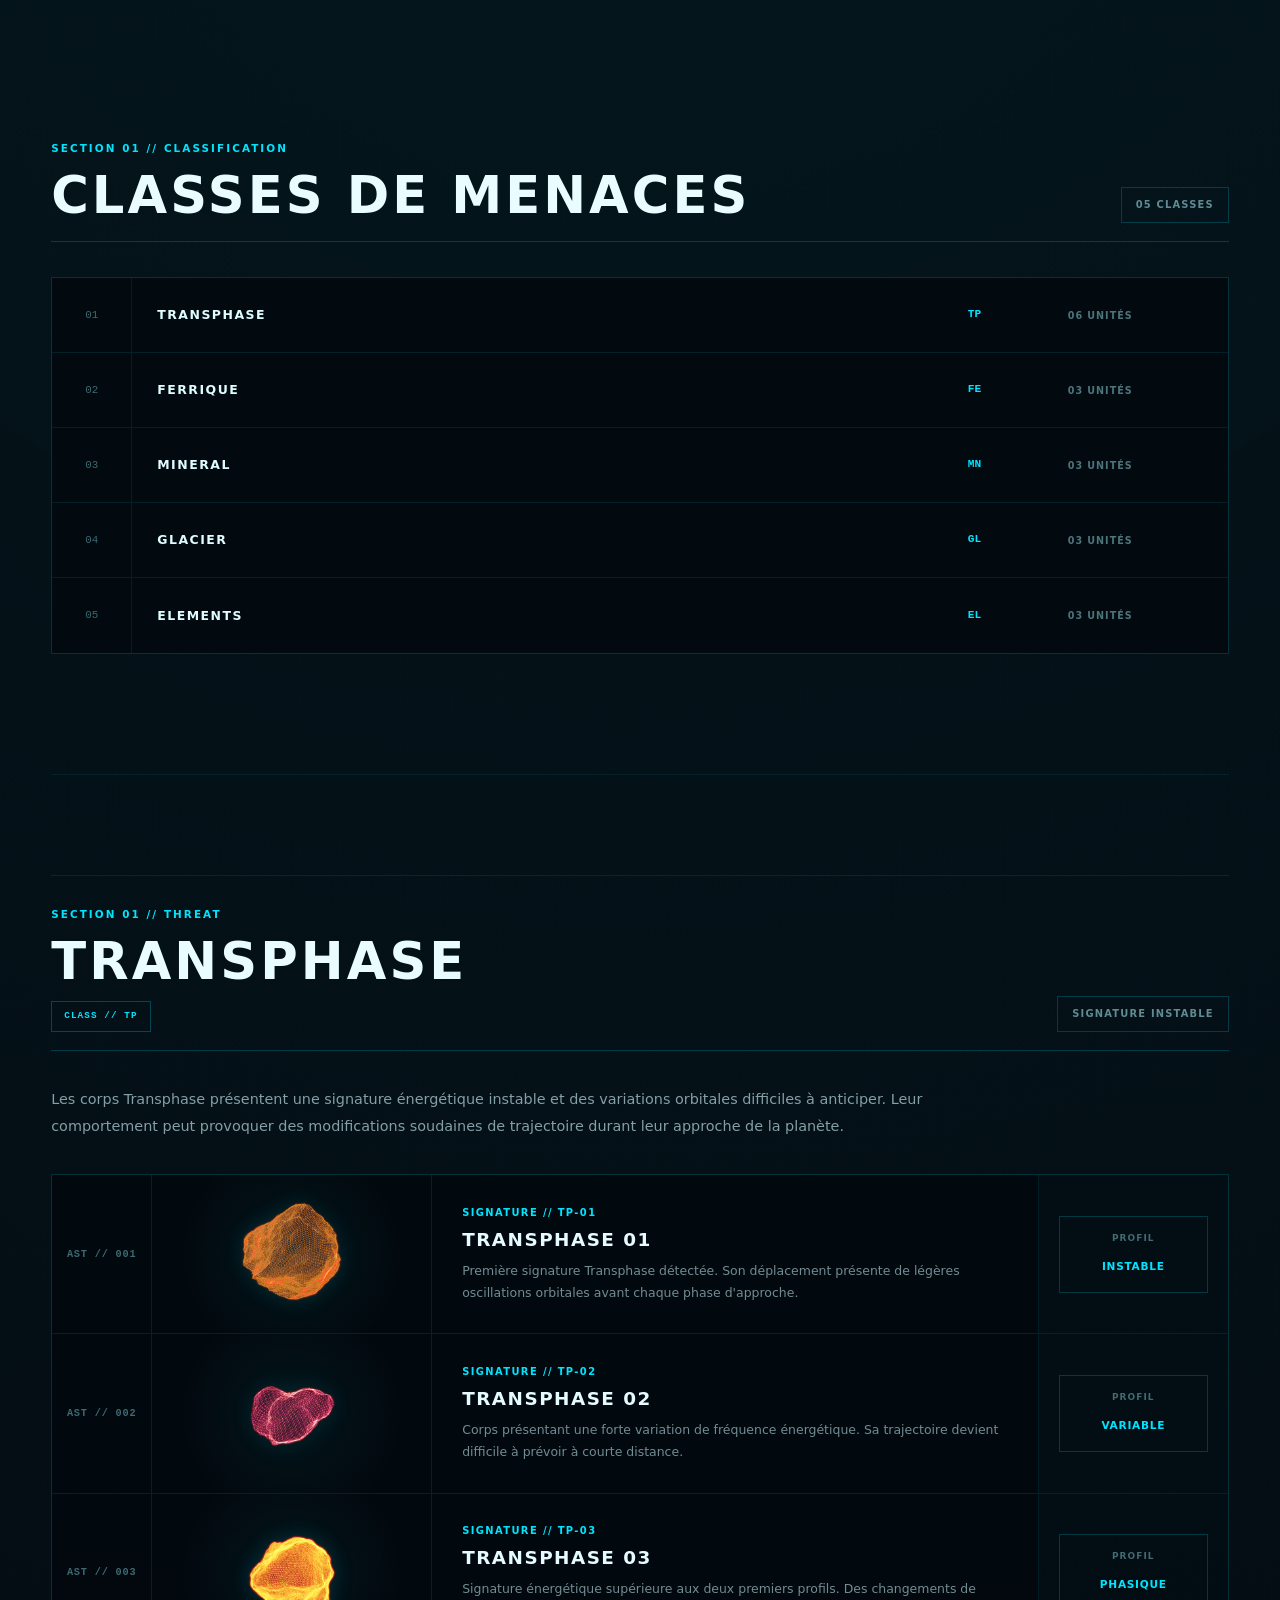
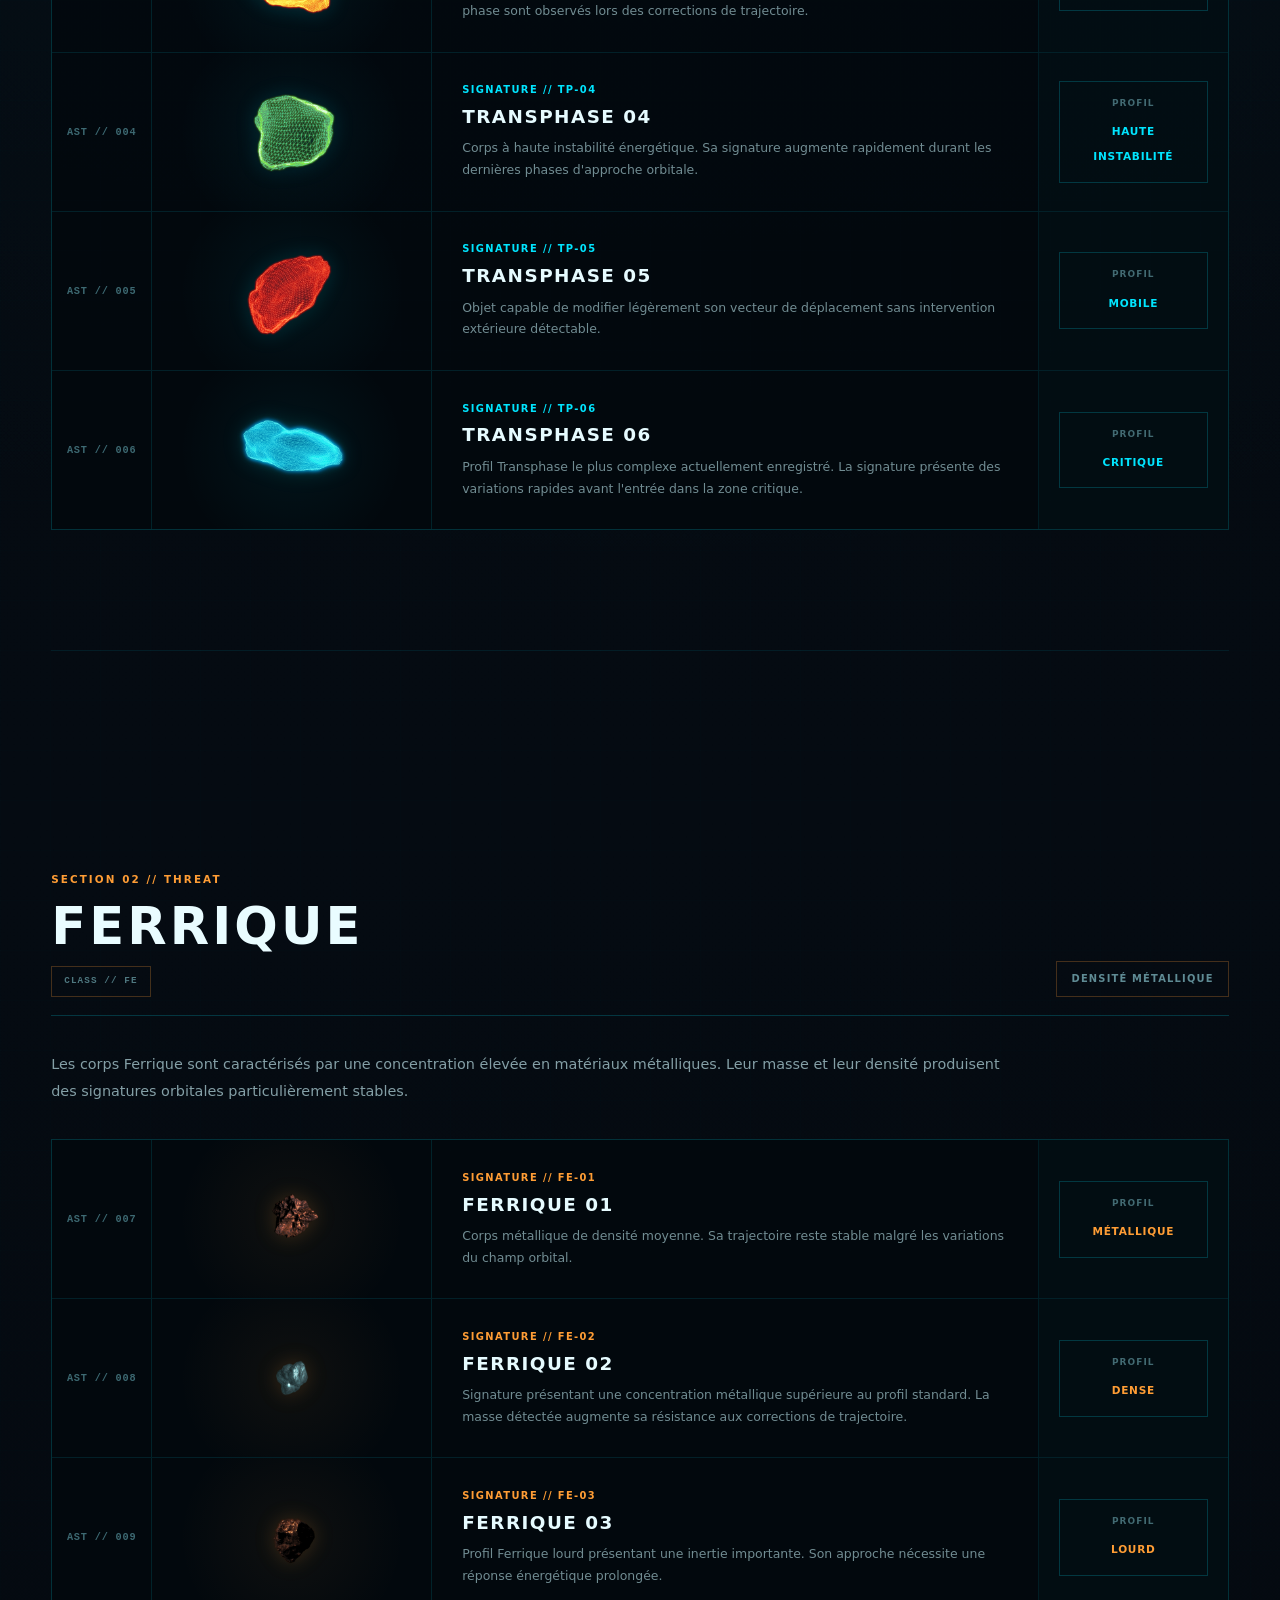
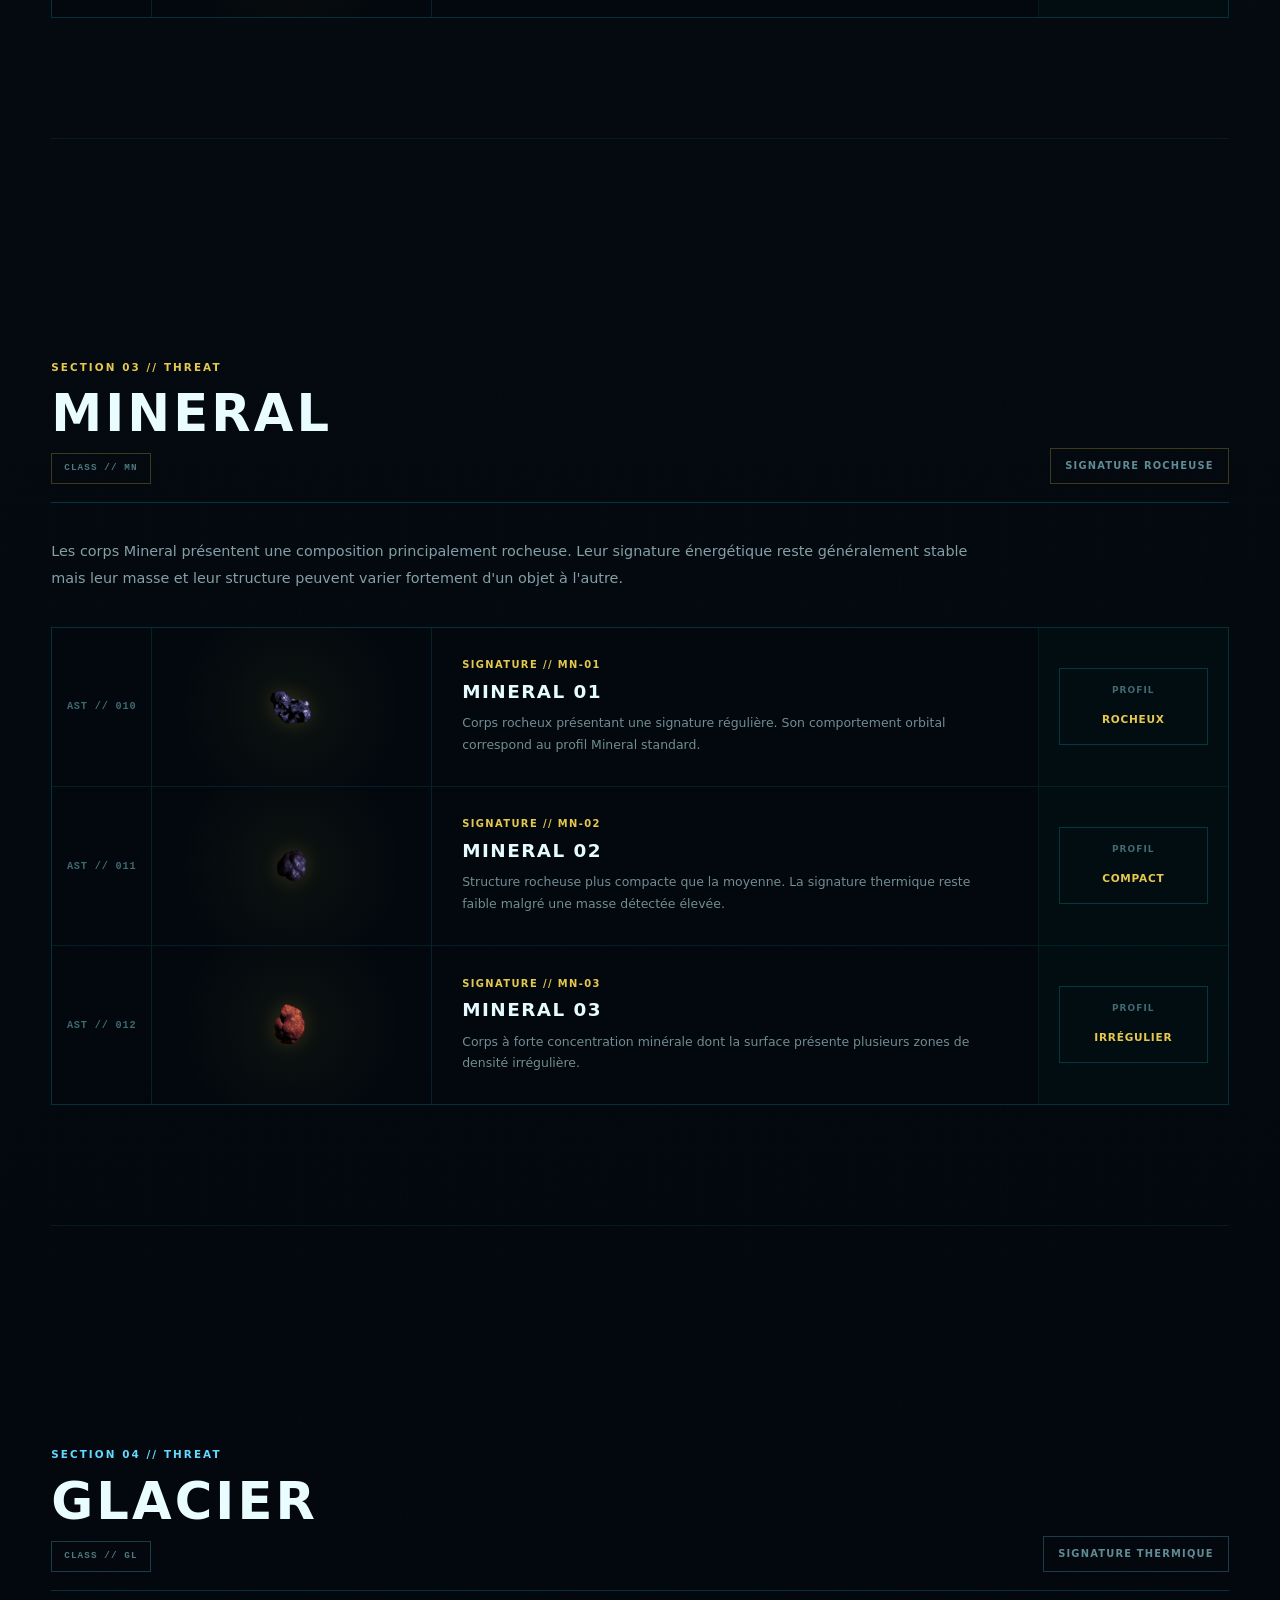
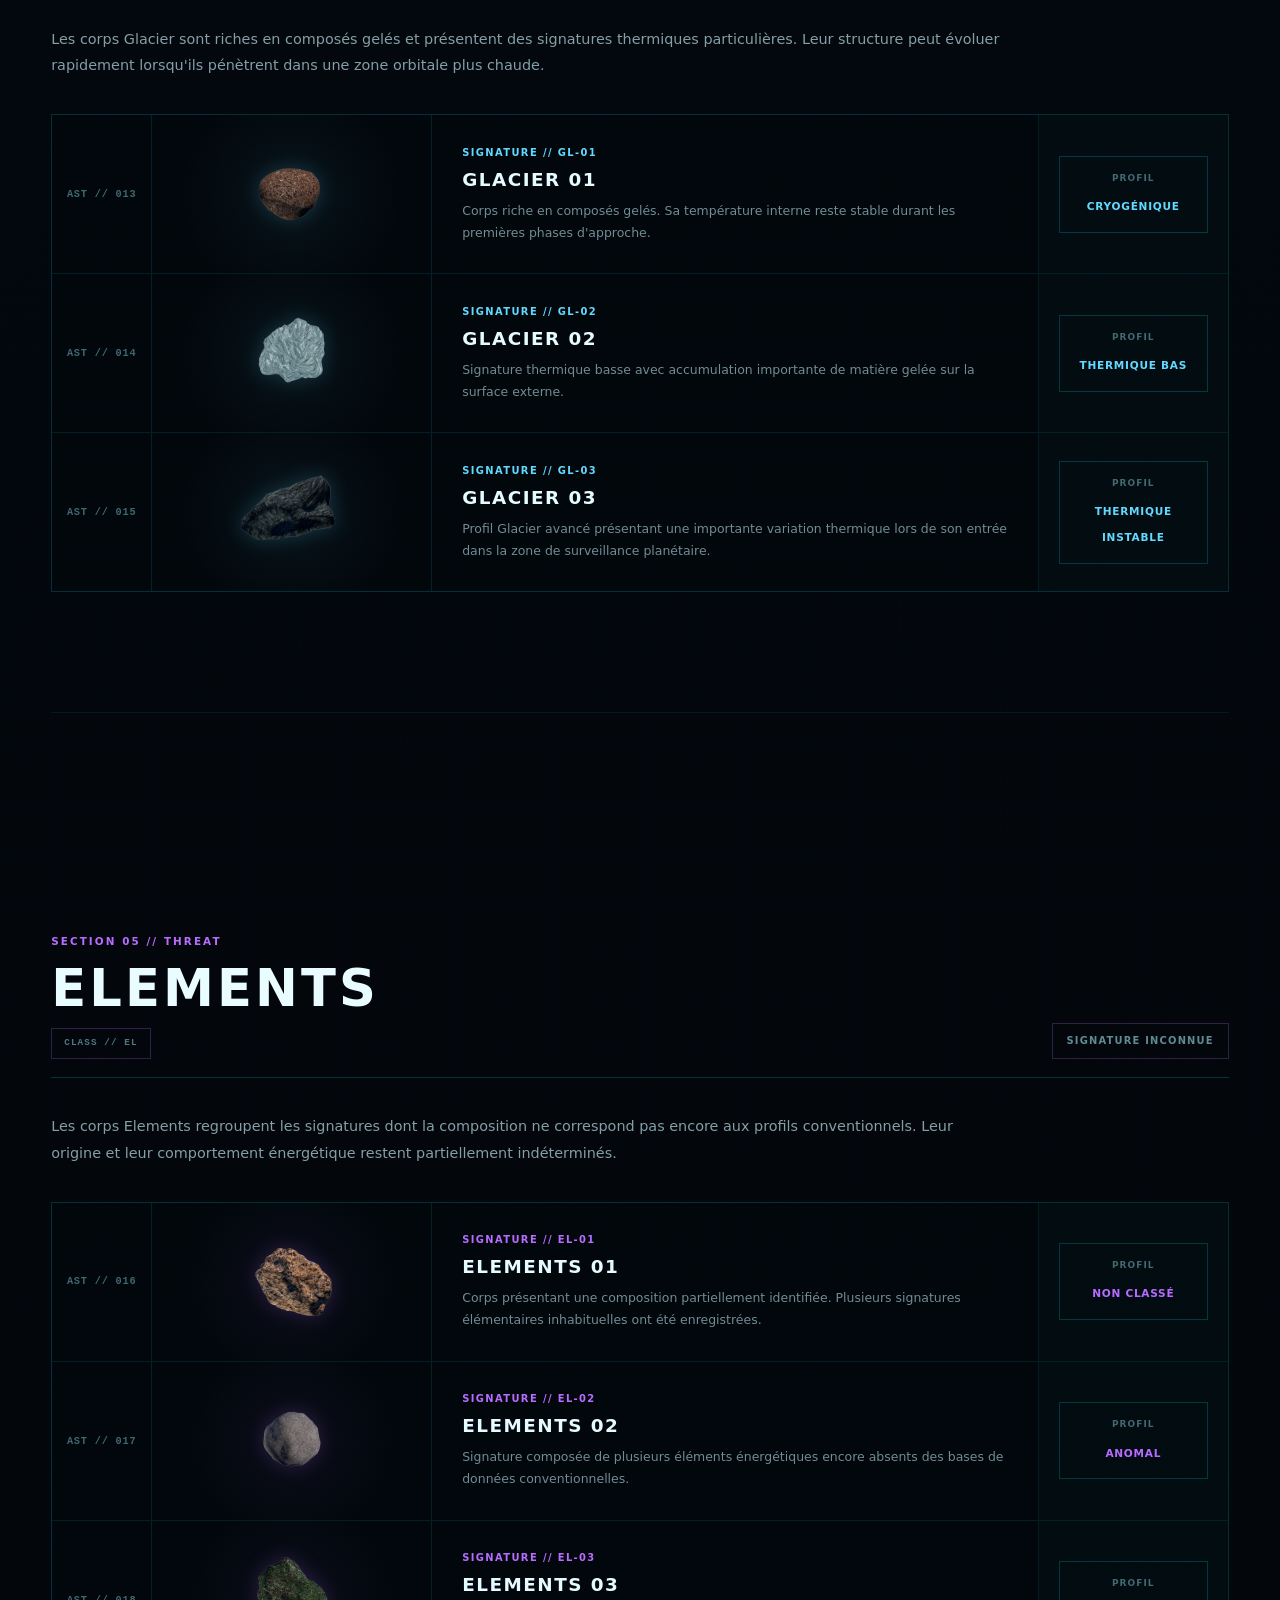
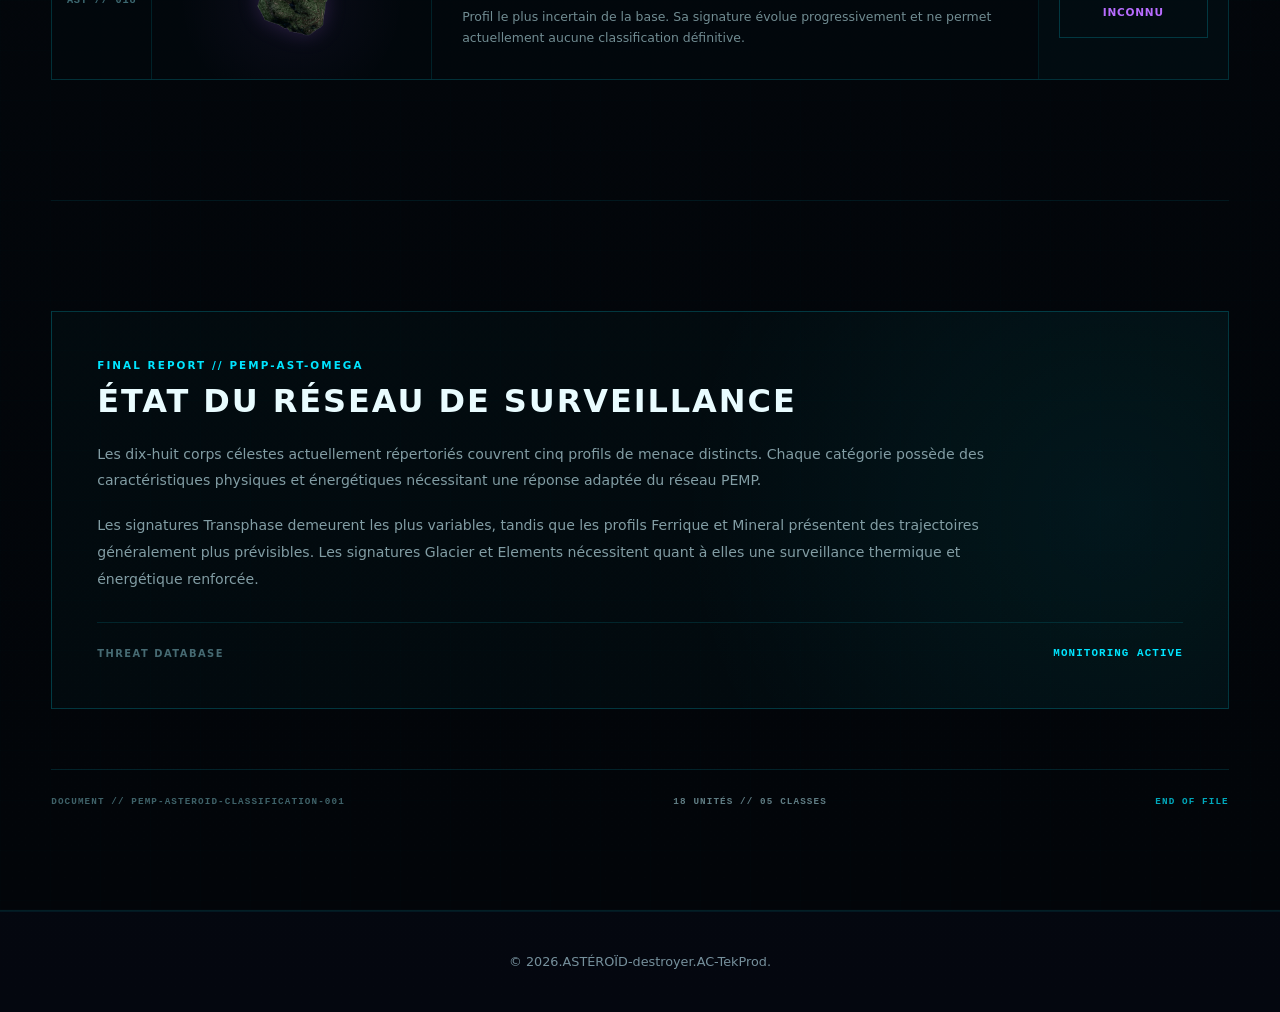
<file: meteor.html>
<!DOCTYPE html>
<html lang="fr">

<head>

    <meta charset="UTF-8">

    <meta
        name="viewport"
        content="width=device-width, initial-scale=1.0"
    >

    <meta
        name="description"
        content="Dossier classifié des corps célestes détectés par le réseau PEMP."
    >

    <title>PEMP // BASE MÉTÉORES</title>

    <link
        rel="stylesheet"
        href="css/style.css"
    >

    <link
        rel="stylesheet"
        href="css/meteor.css"
    >

    <link
        rel="stylesheet"
        href="css/responsive.css"
    >

</head>


<body>

    <!-- =====================================================
         HEADER
         ===================================================== -->

    <header id="header">

        <nav class="navbar">

            <a
                href="index.html"
                class="logo"
            >
                ASTÉROÏD destroyer
            </a>


            <button
                class="menu-toggle"
                type="button"
                aria-label="Ouvrir le menu"
                aria-expanded="false"
                aria-controls="main-menu"
            >
                <span></span>
                <span></span>
                <span></span>
            </button>


            <div
                class="nav-menu"
                id="main-menu"
            >

                <a
                    href="index.html"
                    class="nav-link"
                >
                    Accueil
                </a>

                <a
                    href="jeu.html"
                    class="nav-link"
                >
                    Le jeu
                </a>

                <a
                    href="medias.html"
                    class="nav-link"
                >
                    Médias
                </a>

                <a
                    href="demo.html"
                    class="nav-link"
                >
                    Démo
                </a>

            </div>

        </nav>

    </header>


    <!-- =====================================================
         PAGE MÉTÉORES
         ===================================================== -->

    <main>

        <section id="meteor-page">

            <div class="meteor-container">


                <!-- =================================================
                     BANDEAU CLASSIFICATION
                     ================================================= -->

                <div class="meteor-classification">

                    <div class="meteor-classification-left">

                        <span class="meteor-classification-dot"></span>

                        <span>
                            PEMP // METEOR THREAT DATABASE
                        </span>

                    </div>


                    <div class="meteor-classification-right">

                        <span>
                            SECURITY LEVEL
                        </span>

                        <strong>
                            OMEGA // BLACK
                        </strong>

                    </div>

                </div>


                <!-- =================================================
                     EN-TÊTE DOSSIER
                     ================================================= -->

                <header class="meteor-header">

                    <div class="meteor-file-stamp">
                        CLASSIFIED
                    </div>


                    <span class="meteor-file-code">
                        FILE // PEMP-ASTEROID-DATABASE-001
                    </span>


                    <p class="meteor-eyebrow">
                        PLANETARY EMERGENCY MANAGEMENT PROTOCOL
                    </p>


                    <h1>
                        METEORS
                    </h1>


                    <h2>
                        BASE DE DONNÉES DES CORPS CÉLESTES
                    </h2>


                    <p class="meteor-header-intro">
                        DOSSIER TECHNIQUE // CLASSIFICATION DES MENACES
                        // ANALYSE DES SIGNATURES ORBITALES
                    </p>


                    <div class="meteor-header-line"></div>

                </header>


                <!-- =================================================
                     ALERTE
                     ================================================= -->

                <div class="meteor-warning">

                    <div class="meteor-warning-symbol">
                        !
                    </div>


                    <div>

                        <strong>
                            ACCÈS RESTREINT // MENACES ORBITALES
                        </strong>

                        <p>
                            Les informations contenues dans cette base
                            concernent les corps célestes actuellement
                            répertoriés par le réseau PEMP.
                            Toute modification des données de classification
                            nécessite une autorisation de niveau OMEGA.
                        </p>

                    </div>

                </div>


                <!-- =================================================
                     SYNTHÈSE SYSTÈME
                     ================================================= -->

                <section class="meteor-section meteor-overview">

                    <div class="meteor-section-heading">

                        <div>

                            <span class="meteor-section-number">
                                SECTION 00 // DATABASE
                            </span>

                            <h2>
                                Synthèse des menaces
                            </h2>

                        </div>


                        <span class="meteor-section-status">
                            DATABASE ONLINE
                        </span>

                    </div>


                    <div class="meteor-overview-grid">


                        <article class="meteor-overview-card">

                            <span>
                                OBJETS
                            </span>

                            <strong>
                                18
                            </strong>

                            <p>
                                Corps célestes actuellement
                                identifiés par le réseau PEMP.
                            </p>

                        </article>


                        <article class="meteor-overview-card">

                            <span>
                                CLASSES
                            </span>

                            <strong>
                                05
                            </strong>

                            <p>
                                Cinq signatures principales utilisées
                                pour classifier les menaces.
                            </p>

                        </article>


                        <article class="meteor-overview-card">

                            <span>
                                ANALYSE
                            </span>

                            <strong>
                                ACTIVE
                            </strong>

                            <p>
                                Les trajectoires et signatures
                                sont constamment surveillées.
                            </p>

                        </article>


                        <article class="meteor-overview-card">

                            <span>
                                MENACE
                            </span>

                            <strong>
                                CRITIQUE
                            </strong>

                            <p>
                                Tout objet confirmé peut nécessiter
                                une interception immédiate.
                            </p>

                        </article>

                    </div>


                    <div class="meteor-overview-text">

                        <p>
                            Le réseau PEMP analyse en permanence les
                            corps célestes pénétrant dans la zone
                            de surveillance planétaire.
                            Chaque objet détecté reçoit une signature
                            permettant d'identifier sa composition,
                            son comportement et son niveau de risque.
                        </p>


                        <p>
                            Les données recueillies sont regroupées
                            en cinq catégories principales :
                            <strong>Transphase</strong>,
                            <strong>Ferrique</strong>,
                            <strong>Mineral</strong>,
                            <strong>Glacier</strong> et
                            <strong>Elements</strong>.
                        </p>


                        <p>
                            Cette classification permet au système
                            de sélectionner les paramètres de défense
                            adaptés à chaque cible et d'orienter
                            les plateformes PEMP disponibles.
                        </p>

                    </div>

                </section>


                <!-- =================================================
                     CLASSIFICATION
                     ================================================= -->

                <section class="meteor-section meteor-classification-section">

                    <div class="meteor-section-heading">

                        <div>

                            <span class="meteor-section-number">
                                SECTION 01 // CLASSIFICATION
                            </span>

                            <h2>
                                Classes de menaces
                            </h2>

                        </div>


                        <span class="meteor-section-status">
                            05 CLASSES
                        </span>

                    </div>


                    <div class="meteor-class-list">


                        <div class="meteor-class-row">

                            <span>
                                01
                            </span>

                            <strong>
                                TRANSPHASE
                            </strong>

                            <em>
                                TP
                            </em>

                            <small>
                                06 UNITÉS
                            </small>

                        </div>


                        <div class="meteor-class-row">

                            <span>
                                02
                            </span>

                            <strong>
                                FERRIQUE
                            </strong>

                            <em>
                                FE
                            </em>

                            <small>
                                03 UNITÉS
                            </small>

                        </div>


                        <div class="meteor-class-row">

                            <span>
                                03
                            </span>

                            <strong>
                                MINERAL
                            </strong>

                            <em>
                                MN
                            </em>

                            <small>
                                03 UNITÉS
                            </small>

                        </div>


                        <div class="meteor-class-row">

                            <span>
                                04
                            </span>

                            <strong>
                                GLACIER
                            </strong>

                            <em>
                                GL
                            </em>

                            <small>
                                03 UNITÉS
                            </small>

                        </div>


                        <div class="meteor-class-row">

                            <span>
                                05
                            </span>

                            <strong>
                                ELEMENTS
                            </strong>

                            <em>
                                EL
                            </em>

                            <small>
                                03 UNITÉS
                            </small>

                        </div>

                    </div>

                </section>


                <!-- =================================================
                     SECTION 01 // TRANSPHASE
                     ================================================= -->

                <section class="meteor-platform-section meteor-transphase">

                    <div class="meteor-section-heading">

                        <div>

                            <span class="meteor-section-number">
                                SECTION 01 // THREAT
                            </span>

                            <h2>
                                TRANSPHASE
                            </h2>

                            <span class="meteor-class-code">
                                CLASS // TP
                            </span>

                        </div>


                        <span class="meteor-section-status">
                            SIGNATURE INSTABLE
                        </span>

                    </div>


                    <p class="meteor-class-description">
                        Les corps Transphase présentent une signature
                        énergétique instable et des variations orbitales
                        difficiles à anticiper. Leur comportement peut
                        provoquer des modifications soudaines de trajectoire
                        durant leur approche de la planète.
                    </p>


                    <div class="meteor-unit-table">


                        <!-- 001 -->

                        <article class="meteor-unit-row">

                            <span class="meteor-unit-number">
                                AST // 001
                            </span>


                            <div class="meteor-unit-image">

                                <img
                                    src="img/meteor/asteroid (1).png"
                                    alt="Météore Transphase 01"
                                >

                            </div>


                            <div class="meteor-unit-info">

                                <span class="meteor-unit-class">
                                    SIGNATURE // TP-01
                                </span>

                                <h3>
                                    TRANSPHASE 01
                                </h3>

                                <p>
                                    Première signature Transphase détectée.
                                    Son déplacement présente de légères
                                    oscillations orbitales avant chaque
                                    phase d'approche.
                                </p>

                            </div>


                            <div class="meteor-unit-capability">

                                <div class="meteor-capability-box">

                                    <span>
                                        PROFIL
                                    </span>

                                    <strong>
                                        INSTABLE
                                    </strong>

                                </div>

                            </div>

                        </article>


                        <!-- 002 -->

                        <article class="meteor-unit-row">

                            <span class="meteor-unit-number">
                                AST // 002
                            </span>


                            <div class="meteor-unit-image">

                                <img
                                    src="img/meteor/asteroid (2).png"
                                    alt="Météore Transphase 02"
                                >

                            </div>


                            <div class="meteor-unit-info">

                                <span class="meteor-unit-class">
                                    SIGNATURE // TP-02
                                </span>

                                <h3>
                                    TRANSPHASE 02
                                </h3>

                                <p>
                                    Corps présentant une forte variation
                                    de fréquence énergétique. Sa trajectoire
                                    devient difficile à prévoir à courte
                                    distance.
                                </p>

                            </div>


                            <div class="meteor-unit-capability">

                                <div class="meteor-capability-box">

                                    <span>
                                        PROFIL
                                    </span>

                                    <strong>
                                        VARIABLE
                                    </strong>

                                </div>

                            </div>

                        </article>


                        <!-- 003 -->

                        <article class="meteor-unit-row">

                            <span class="meteor-unit-number">
                                AST // 003
                            </span>


                            <div class="meteor-unit-image">

                                <img
                                    src="img/meteor/asteroid (3).png"
                                    alt="Météore Transphase 03"
                                >

                            </div>


                            <div class="meteor-unit-info">

                                <span class="meteor-unit-class">
                                    SIGNATURE // TP-03
                                </span>

                                <h3>
                                    TRANSPHASE 03
                                </h3>

                                <p>
                                    Signature énergétique supérieure
                                    aux deux premiers profils. Des
                                    changements de phase sont observés
                                    lors des corrections de trajectoire.
                                </p>

                            </div>


                            <div class="meteor-unit-capability">

                                <div class="meteor-capability-box">

                                    <span>
                                        PROFIL
                                    </span>

                                    <strong>
                                        PHASIQUE
                                    </strong>

                                </div>

                            </div>

                        </article>


                        <!-- 004 -->

                        <article class="meteor-unit-row">

                            <span class="meteor-unit-number">
                                AST // 004
                            </span>


                            <div class="meteor-unit-image">

                                <img
                                    src="img/meteor/asteroid (4).png"
                                    alt="Météore Transphase 04"
                                >

                            </div>


                            <div class="meteor-unit-info">

                                <span class="meteor-unit-class">
                                    SIGNATURE // TP-04
                                </span>

                                <h3>
                                    TRANSPHASE 04
                                </h3>

                                <p>
                                    Corps à haute instabilité énergétique.
                                    Sa signature augmente rapidement
                                    durant les dernières phases
                                    d'approche orbitale.
                                </p>

                            </div>


                            <div class="meteor-unit-capability">

                                <div class="meteor-capability-box">

                                    <span>
                                        PROFIL
                                    </span>

                                    <strong>
                                        HAUTE INSTABILITÉ
                                    </strong>

                                </div>

                            </div>

                        </article>


                        <!-- 005 -->

                        <article class="meteor-unit-row">

                            <span class="meteor-unit-number">
                                AST // 005
                            </span>


                            <div class="meteor-unit-image">

                                <img
                                    src="img/meteor/asteroid (5).png"
                                    alt="Météore Transphase 05"
                                >

                            </div>


                            <div class="meteor-unit-info">

                                <span class="meteor-unit-class">
                                    SIGNATURE // TP-05
                                </span>

                                <h3>
                                    TRANSPHASE 05
                                </h3>

                                <p>
                                    Objet capable de modifier légèrement
                                    son vecteur de déplacement sans
                                    intervention extérieure détectable.
                                </p>

                            </div>


                            <div class="meteor-unit-capability">

                                <div class="meteor-capability-box">

                                    <span>
                                        PROFIL
                                    </span>

                                    <strong>
                                        MOBILE
                                    </strong>

                                </div>

                            </div>

                        </article>


                        <!-- 006 -->

                        <article class="meteor-unit-row">

                            <span class="meteor-unit-number">
                                AST // 006
                            </span>


                            <div class="meteor-unit-image">

                                <img
                                    src="img/meteor/asteroid (6).png"
                                    alt="Météore Transphase 06"
                                >

                            </div>


                            <div class="meteor-unit-info">

                                <span class="meteor-unit-class">
                                    SIGNATURE // TP-06
                                </span>

                                <h3>
                                    TRANSPHASE 06
                                </h3>

                                <p>
                                    Profil Transphase le plus complexe
                                    actuellement enregistré. La signature
                                    présente des variations rapides avant
                                    l'entrée dans la zone critique.
                                </p>

                            </div>


                            <div class="meteor-unit-capability">

                                <div class="meteor-capability-box">

                                    <span>
                                        PROFIL
                                    </span>

                                    <strong>
                                        CRITIQUE
                                    </strong>

                                </div>

                            </div>

                        </article>

                    </div>

                </section>


                <!-- =================================================
                     SECTION 02 // FERRIQUE
                     ================================================= -->

                <section class="meteor-platform-section meteor-ferrique">

                    <div class="meteor-section-heading">

                        <div>

                            <span class="meteor-section-number">
                                SECTION 02 // THREAT
                            </span>

                            <h2>
                                FERRIQUE
                            </h2>

                            <span class="meteor-class-code">
                                CLASS // FE
                            </span>

                        </div>


                        <span class="meteor-section-status">
                            DENSITÉ MÉTALLIQUE
                        </span>

                    </div>


                    <p class="meteor-class-description">
                        Les corps Ferrique sont caractérisés par une
                        concentration élevée en matériaux métalliques.
                        Leur masse et leur densité produisent des signatures
                        orbitales particulièrement stables.
                    </p>


                    <div class="meteor-unit-table">


                        <!-- 007 -->

                        <article class="meteor-unit-row">

                            <span class="meteor-unit-number">
                                AST // 007
                            </span>

                            <div class="meteor-unit-image">

                                <img
                                    src="img/meteor/asteroid (7).png"
                                    alt="Météore Ferrique 01"
                                >

                            </div>

                            <div class="meteor-unit-info">

                                <span class="meteor-unit-class">
                                    SIGNATURE // FE-01
                                </span>

                                <h3>
                                    FERRIQUE 01
                                </h3>

                                <p>
                                    Corps métallique de densité moyenne.
                                    Sa trajectoire reste stable malgré
                                    les variations du champ orbital.
                                </p>

                            </div>

                            <div class="meteor-unit-capability">

                                <div class="meteor-capability-box">

                                    <span>
                                        PROFIL
                                    </span>

                                    <strong>
                                        MÉTALLIQUE
                                    </strong>

                                </div>

                            </div>

                        </article>


                        <!-- 008 -->

                        <article class="meteor-unit-row">

                            <span class="meteor-unit-number">
                                AST // 008
                            </span>

                            <div class="meteor-unit-image">

                                <img
                                    src="img/meteor/asteroid (8).png"
                                    alt="Météore Ferrique 02"
                                >

                            </div>

                            <div class="meteor-unit-info">

                                <span class="meteor-unit-class">
                                    SIGNATURE // FE-02
                                </span>

                                <h3>
                                    FERRIQUE 02
                                </h3>

                                <p>
                                    Signature présentant une concentration
                                    métallique supérieure au profil standard.
                                    La masse détectée augmente sa résistance
                                    aux corrections de trajectoire.
                                </p>

                            </div>

                            <div class="meteor-unit-capability">

                                <div class="meteor-capability-box">

                                    <span>
                                        PROFIL
                                    </span>

                                    <strong>
                                        DENSE
                                    </strong>

                                </div>

                            </div>

                        </article>


                        <!-- 009 -->

                        <article class="meteor-unit-row">

                            <span class="meteor-unit-number">
                                AST // 009
                            </span>

                            <div class="meteor-unit-image">

                                <img
                                    src="img/meteor/asteroid (9).png"
                                    alt="Météore Ferrique 03"
                                >

                            </div>

                            <div class="meteor-unit-info">

                                <span class="meteor-unit-class">
                                    SIGNATURE // FE-03
                                </span>

                                <h3>
                                    FERRIQUE 03
                                </h3>

                                <p>
                                    Profil Ferrique lourd présentant
                                    une inertie importante. Son approche
                                    nécessite une réponse énergétique
                                    prolongée.
                                </p>

                            </div>

                            <div class="meteor-unit-capability">

                                <div class="meteor-capability-box">

                                    <span>
                                        PROFIL
                                    </span>

                                    <strong>
                                        LOURD
                                    </strong>

                                </div>

                            </div>

                        </article>

                    </div>

                </section>


                <!-- =================================================
                     SECTION 03 // MINERAL
                     ================================================= -->

                <section class="meteor-platform-section meteor-mineral">

                    <div class="meteor-section-heading">

                        <div>

                            <span class="meteor-section-number">
                                SECTION 03 // THREAT
                            </span>

                            <h2>
                                MINERAL
                            </h2>

                            <span class="meteor-class-code">
                                CLASS // MN
                            </span>

                        </div>


                        <span class="meteor-section-status">
                            SIGNATURE ROCHEUSE
                        </span>

                    </div>


                    <p class="meteor-class-description">
                        Les corps Mineral présentent une composition
                        principalement rocheuse. Leur signature énergétique
                        reste généralement stable mais leur masse et leur
                        structure peuvent varier fortement d'un objet à l'autre.
                    </p>


                    <div class="meteor-unit-table">


                        <!-- 010 -->

                        <article class="meteor-unit-row">

                            <span class="meteor-unit-number">
                                AST // 010
                            </span>

                            <div class="meteor-unit-image">

                                <img
                                    src="img/meteor/asteroid (10).png"
                                    alt="Météore Mineral 01"
                                >

                            </div>

                            <div class="meteor-unit-info">

                                <span class="meteor-unit-class">
                                    SIGNATURE // MN-01
                                </span>

                                <h3>
                                    MINERAL 01
                                </h3>

                                <p>
                                    Corps rocheux présentant une signature
                                    régulière. Son comportement orbital
                                    correspond au profil Mineral standard.
                                </p>

                            </div>

                            <div class="meteor-unit-capability">

                                <div class="meteor-capability-box">

                                    <span>
                                        PROFIL
                                    </span>

                                    <strong>
                                        ROCHEUX
                                    </strong>

                                </div>

                            </div>

                        </article>


                        <!-- 011 -->

                        <article class="meteor-unit-row">

                            <span class="meteor-unit-number">
                                AST // 011
                            </span>

                            <div class="meteor-unit-image">

                                <img
                                    src="img/meteor/asteroid (11).png"
                                    alt="Météore Mineral 02"
                                >

                            </div>

                            <div class="meteor-unit-info">

                                <span class="meteor-unit-class">
                                    SIGNATURE // MN-02
                                </span>

                                <h3>
                                    MINERAL 02
                                </h3>

                                <p>
                                    Structure rocheuse plus compacte que
                                    la moyenne. La signature thermique reste
                                    faible malgré une masse détectée élevée.
                                </p>

                            </div>

                            <div class="meteor-unit-capability">

                                <div class="meteor-capability-box">

                                    <span>
                                        PROFIL
                                    </span>

                                    <strong>
                                        COMPACT
                                    </strong>

                                </div>

                            </div>

                        </article>


                        <!-- 012 -->

                        <article class="meteor-unit-row">

                            <span class="meteor-unit-number">
                                AST // 012
                            </span>

                            <div class="meteor-unit-image">

                                <img
                                    src="img/meteor/asteroid (12).png"
                                    alt="Météore Mineral 03"
                                >

                            </div>

                            <div class="meteor-unit-info">

                                <span class="meteor-unit-class">
                                    SIGNATURE // MN-03
                                </span>

                                <h3>
                                    MINERAL 03
                                </h3>

                                <p>
                                    Corps à forte concentration minérale
                                    dont la surface présente plusieurs
                                    zones de densité irrégulière.
                                </p>

                            </div>

                            <div class="meteor-unit-capability">

                                <div class="meteor-capability-box">

                                    <span>
                                        PROFIL
                                    </span>

                                    <strong>
                                        IRRÉGULIER
                                    </strong>

                                </div>

                            </div>

                        </article>

                    </div>

                </section>


                <!-- =================================================
                     SECTION 04 // GLACIER
                     ================================================= -->

                <section class="meteor-platform-section meteor-glacier">

                    <div class="meteor-section-heading">

                        <div>

                            <span class="meteor-section-number">
                                SECTION 04 // THREAT
                            </span>

                            <h2>
                                GLACIER
                            </h2>

                            <span class="meteor-class-code">
                                CLASS // GL
                            </span>

                        </div>


                        <span class="meteor-section-status">
                            SIGNATURE THERMIQUE
                        </span>

                    </div>


                    <p class="meteor-class-description">
                        Les corps Glacier sont riches en composés gelés
                        et présentent des signatures thermiques particulières.
                        Leur structure peut évoluer rapidement lorsqu'ils
                        pénètrent dans une zone orbitale plus chaude.
                    </p>


                    <div class="meteor-unit-table">


                        <!-- 013 -->

                        <article class="meteor-unit-row">

                            <span class="meteor-unit-number">
                                AST // 013
                            </span>

                            <div class="meteor-unit-image">

                                <img
                                    src="img/meteor/asteroid (13).png"
                                    alt="Météore Glacier 01"
                                >

                            </div>

                            <div class="meteor-unit-info">

                                <span class="meteor-unit-class">
                                    SIGNATURE // GL-01
                                </span>

                                <h3>
                                    GLACIER 01
                                </h3>

                                <p>
                                    Corps riche en composés gelés.
                                    Sa température interne reste stable
                                    durant les premières phases d'approche.
                                </p>

                            </div>

                            <div class="meteor-unit-capability">

                                <div class="meteor-capability-box">

                                    <span>
                                        PROFIL
                                    </span>

                                    <strong>
                                        CRYOGÉNIQUE
                                    </strong>

                                </div>

                            </div>

                        </article>


                        <!-- 014 -->

                        <article class="meteor-unit-row">

                            <span class="meteor-unit-number">
                                AST // 014
                            </span>

                            <div class="meteor-unit-image">

                                <img
                                    src="img/meteor/asteroid (14).png"
                                    alt="Météore Glacier 02"
                                >

                            </div>

                            <div class="meteor-unit-info">

                                <span class="meteor-unit-class">
                                    SIGNATURE // GL-02
                                </span>

                                <h3>
                                    GLACIER 02
                                </h3>

                                <p>
                                    Signature thermique basse avec
                                    accumulation importante de matière
                                    gelée sur la surface externe.
                                </p>

                            </div>

                            <div class="meteor-unit-capability">

                                <div class="meteor-capability-box">

                                    <span>
                                        PROFIL
                                    </span>

                                    <strong>
                                        THERMIQUE BAS
                                    </strong>

                                </div>

                            </div>

                        </article>


                        <!-- 015 -->

                        <article class="meteor-unit-row">

                            <span class="meteor-unit-number">
                                AST // 015
                            </span>

                            <div class="meteor-unit-image">

                                <img
                                    src="img/meteor/asteroid (15).png"
                                    alt="Météore Glacier 03"
                                >

                            </div>

                            <div class="meteor-unit-info">

                                <span class="meteor-unit-class">
                                    SIGNATURE // GL-03
                                </span>

                                <h3>
                                    GLACIER 03
                                </h3>

                                <p>
                                    Profil Glacier avancé présentant
                                    une importante variation thermique
                                    lors de son entrée dans la zone
                                    de surveillance planétaire.
                                </p>

                            </div>

                            <div class="meteor-unit-capability">

                                <div class="meteor-capability-box">

                                    <span>
                                        PROFIL
                                    </span>

                                    <strong>
                                        THERMIQUE INSTABLE
                                    </strong>

                                </div>

                            </div>

                        </article>

                    </div>

                </section>


                <!-- =================================================
                     SECTION 05 // ELEMENTS
                     ================================================= -->

                <section class="meteor-platform-section meteor-elements">

                    <div class="meteor-section-heading">

                        <div>

                            <span class="meteor-section-number">
                                SECTION 05 // THREAT
                            </span>

                            <h2>
                                ELEMENTS
                            </h2>

                            <span class="meteor-class-code">
                                CLASS // EL
                            </span>

                        </div>


                        <span class="meteor-section-status">
                            SIGNATURE INCONNUE
                        </span>

                    </div>


                    <p class="meteor-class-description">
                        Les corps Elements regroupent les signatures
                        dont la composition ne correspond pas encore
                        aux profils conventionnels. Leur origine et
                        leur comportement énergétique restent partiellement
                        indéterminés.
                    </p>


                    <div class="meteor-unit-table">


                        <!-- 016 -->

                        <article class="meteor-unit-row">

                            <span class="meteor-unit-number">
                                AST // 016
                            </span>

                            <div class="meteor-unit-image">

                                <img
                                    src="img/meteor/asteroid (16).png"
                                    alt="Météore Elements 01"
                                >

                            </div>

                            <div class="meteor-unit-info">

                                <span class="meteor-unit-class">
                                    SIGNATURE // EL-01
                                </span>

                                <h3>
                                    ELEMENTS 01
                                </h3>

                                <p>
                                    Corps présentant une composition
                                    partiellement identifiée. Plusieurs
                                    signatures élémentaires inhabituelles
                                    ont été enregistrées.
                                </p>

                            </div>

                            <div class="meteor-unit-capability">

                                <div class="meteor-capability-box">

                                    <span>
                                        PROFIL
                                    </span>

                                    <strong>
                                        NON CLASSÉ
                                    </strong>

                                </div>

                            </div>

                        </article>


                        <!-- 017 -->

                        <article class="meteor-unit-row">

                            <span class="meteor-unit-number">
                                AST // 017
                            </span>

                            <div class="meteor-unit-image">

                                <img
                                    src="img/meteor/asteroid (17).png"
                                    alt="Météore Elements 02"
                                >

                            </div>

                            <div class="meteor-unit-info">

                                <span class="meteor-unit-class">
                                    SIGNATURE // EL-02
                                </span>

                                <h3>
                                    ELEMENTS 02
                                </h3>

                                <p>
                                    Signature composée de plusieurs
                                    éléments énergétiques encore absents
                                    des bases de données conventionnelles.
                                </p>

                            </div>

                            <div class="meteor-unit-capability">

                                <div class="meteor-capability-box">

                                    <span>
                                        PROFIL
                                    </span>

                                    <strong>
                                        ANOMAL
                                    </strong>

                                </div>

                            </div>

                        </article>


                        <!-- 018 -->

                        <article class="meteor-unit-row">

                            <span class="meteor-unit-number">
                                AST // 018
                            </span>

                            <div class="meteor-unit-image">

                                <img
                                    src="img/meteor/asteroid (18).png"
                                    alt="Météore Elements 03"
                                >

                            </div>

                            <div class="meteor-unit-info">

                                <span class="meteor-unit-class">
                                    SIGNATURE // EL-03
                                </span>

                                <h3>
                                    ELEMENTS 03
                                </h3>

                                <p>
                                    Profil le plus incertain de la base.
                                    Sa signature évolue progressivement
                                    et ne permet actuellement aucune
                                    classification définitive.
                                </p>

                            </div>

                            <div class="meteor-unit-capability">

                                <div class="meteor-capability-box">

                                    <span>
                                        PROFIL
                                    </span>

                                    <strong>
                                        INCONNU
                                    </strong>

                                </div>

                            </div>

                        </article>

                    </div>

                </section>


                <!-- =================================================
                     RAPPORT FINAL
                     ================================================= -->

                <section class="meteor-final-report">

                    <span class="meteor-section-number">
                        FINAL REPORT // PEMP-AST-OMEGA
                    </span>


                    <h2>
                        ÉTAT DU RÉSEAU DE SURVEILLANCE
                    </h2>


                    <p>
                        Les dix-huit corps célestes actuellement
                        répertoriés couvrent cinq profils de menace
                        distincts. Chaque catégorie possède des
                        caractéristiques physiques et énergétiques
                        nécessitant une réponse adaptée du réseau PEMP.
                    </p>


                    <p>
                        Les signatures Transphase demeurent les plus
                        variables, tandis que les profils Ferrique et
                        Mineral présentent des trajectoires généralement
                        plus prévisibles. Les signatures Glacier et
                        Elements nécessitent quant à elles une surveillance
                        thermique et énergétique renforcée.
                    </p>


                    <div class="meteor-final-status">

                        <span>
                            THREAT DATABASE
                        </span>

                        <strong>
                            MONITORING ACTIVE
                        </strong>

                    </div>

                </section>


                <!-- =================================================
                     FOOTER DOSSIER
                     ================================================= -->

                <div class="meteor-file-footer">

                    <span>
                        DOCUMENT // PEMP-ASTEROID-CLASSIFICATION-001
                    </span>

                    <span>
                        18 UNITÉS // 05 CLASSES
                    </span>

                    <span>
                        END OF FILE
                    </span>

                </div>

            </div>

        </section>

    </main>


    <!-- =====================================================
         FOOTER
         ===================================================== -->

    <footer id="footer">

        <p>
            © 2026.ASTÉROÏD-destroyer.AC-TekProd.
        </p>

    </footer>


    <script
        type="module"
        src="js/main.js"
    ></script>

</body>

</html>
</file>
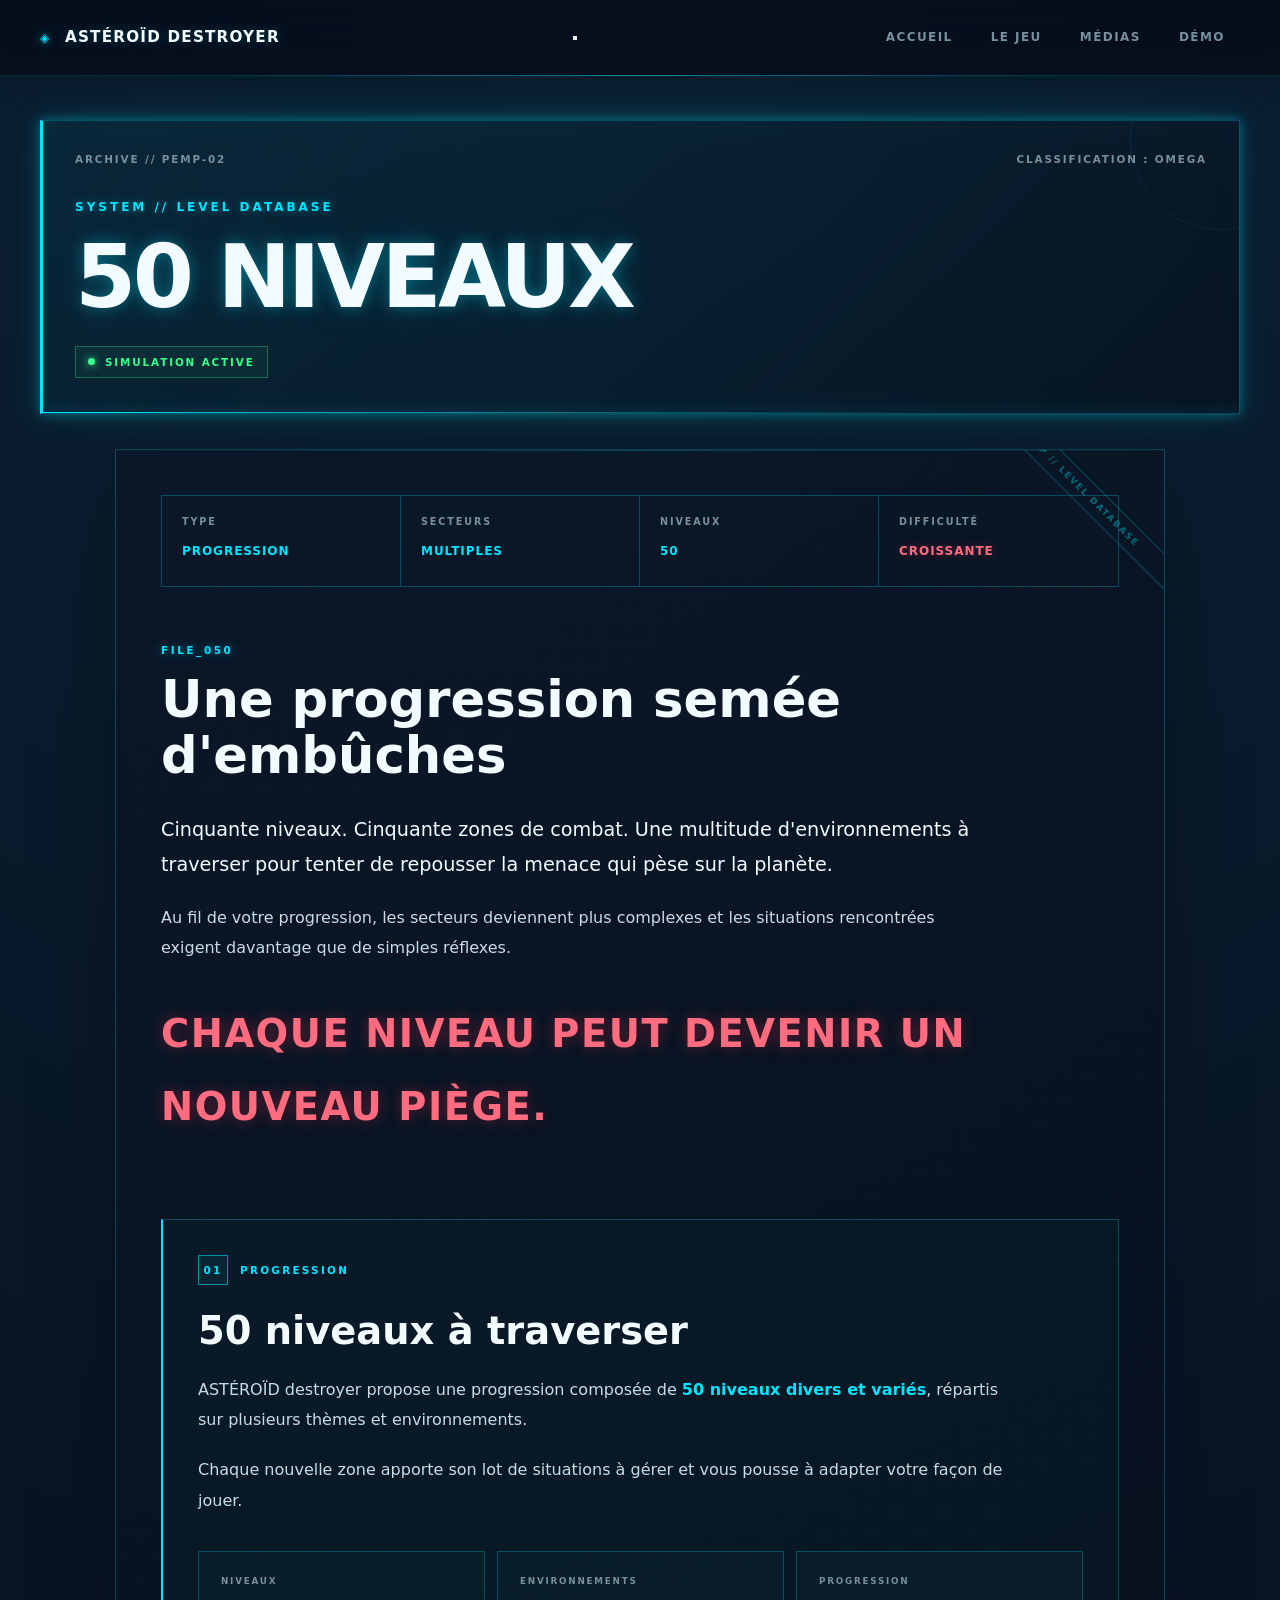
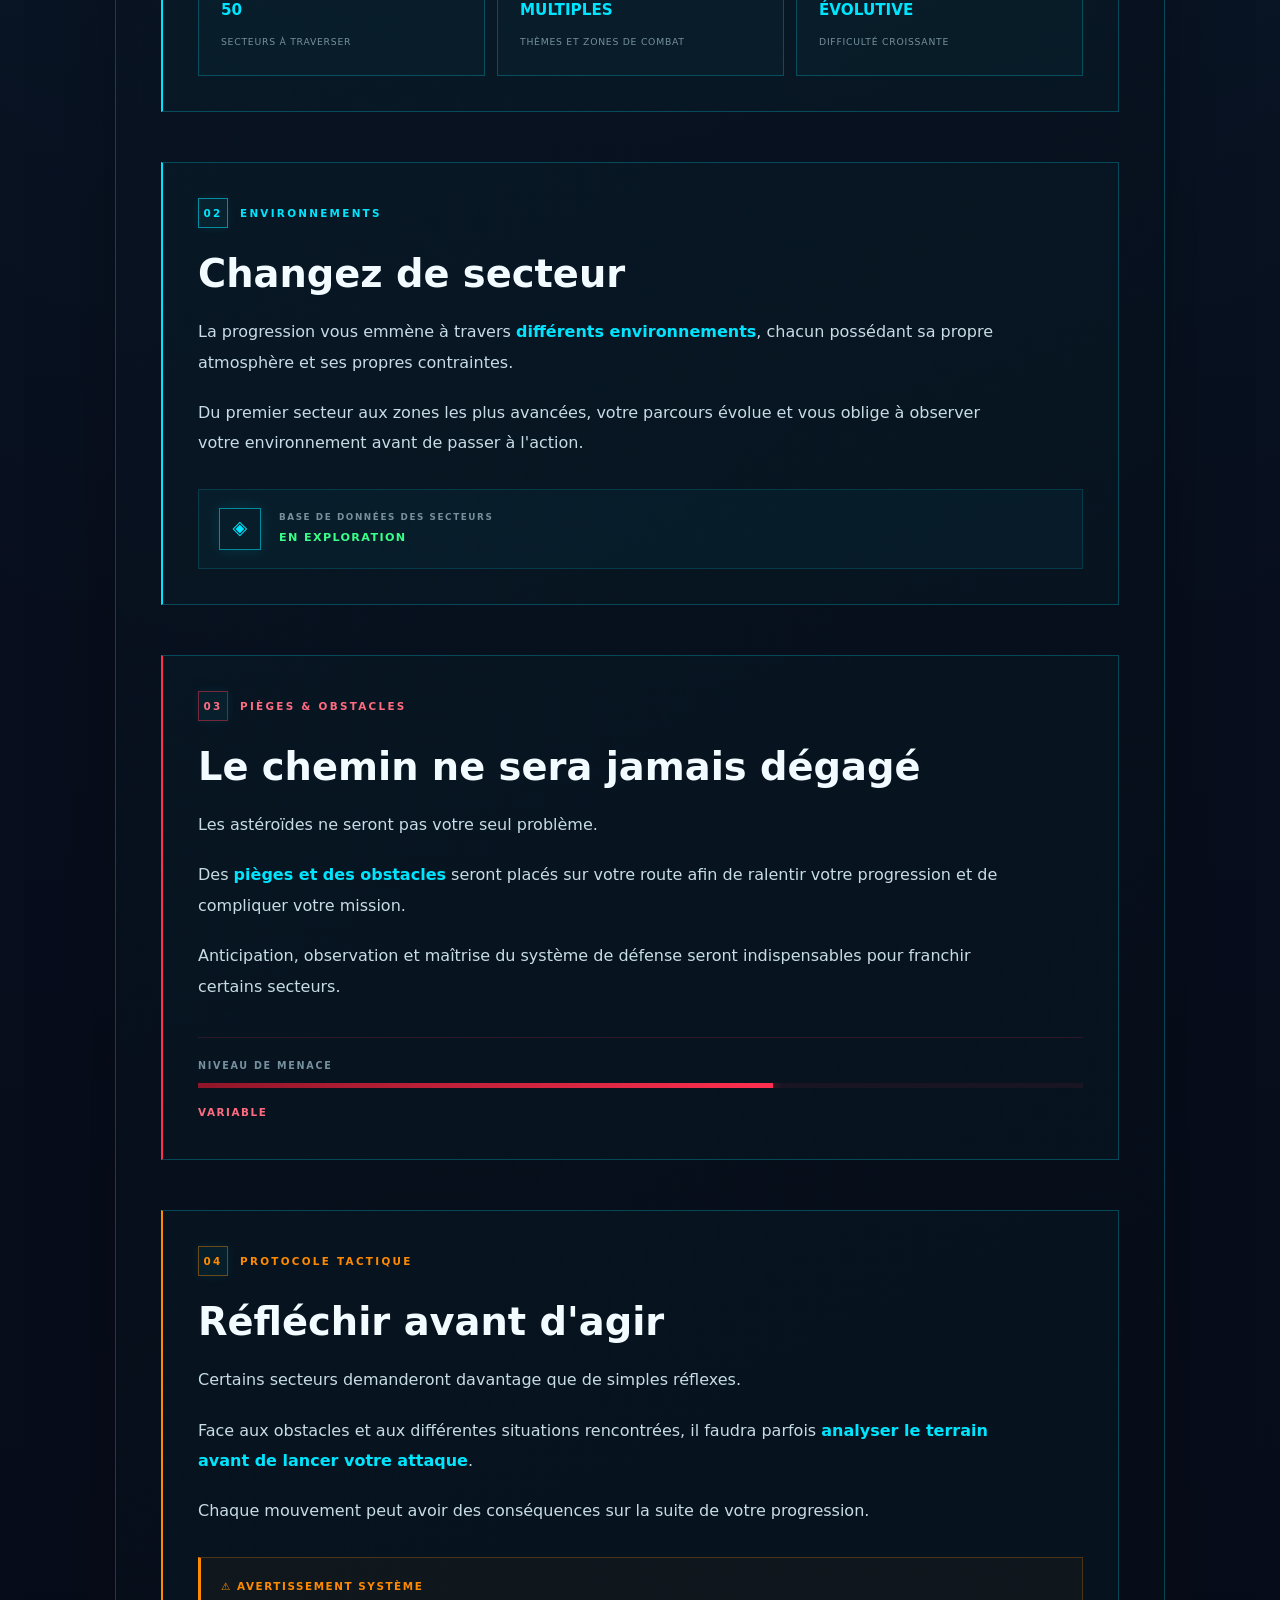
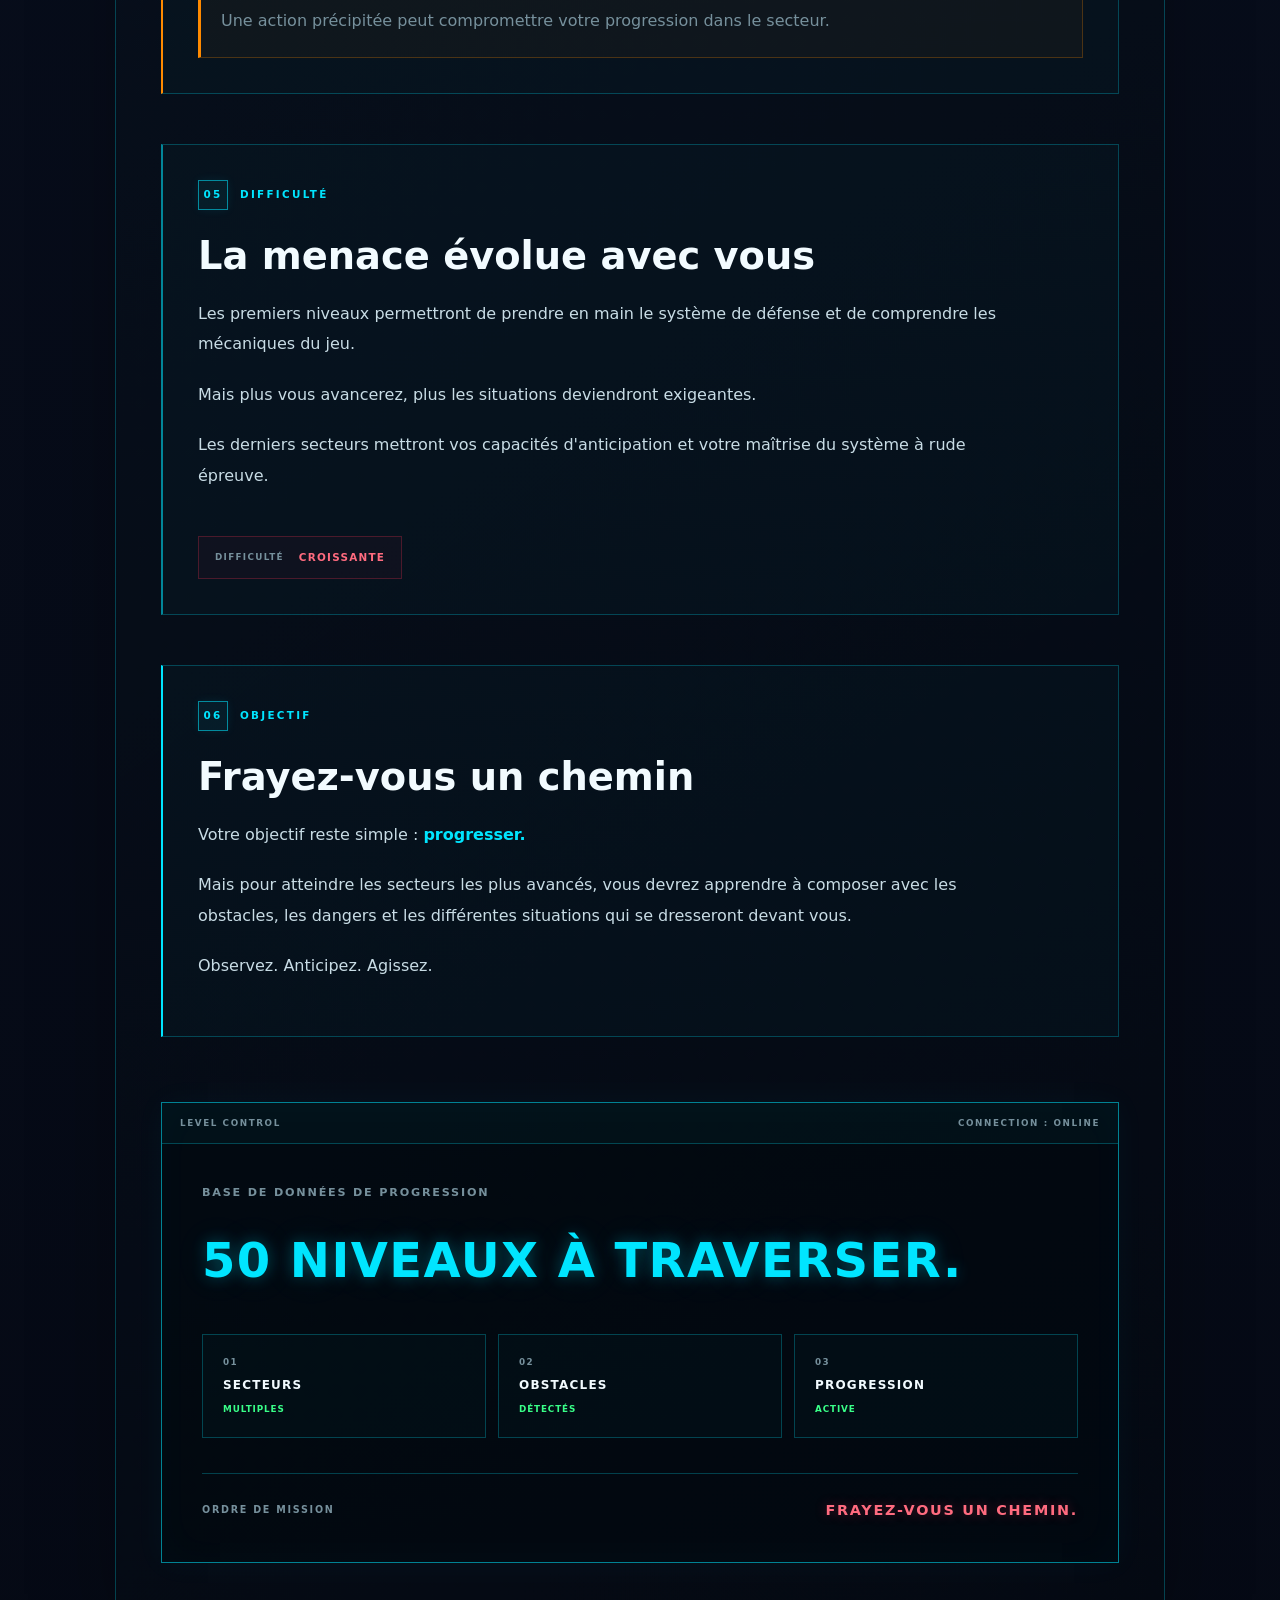
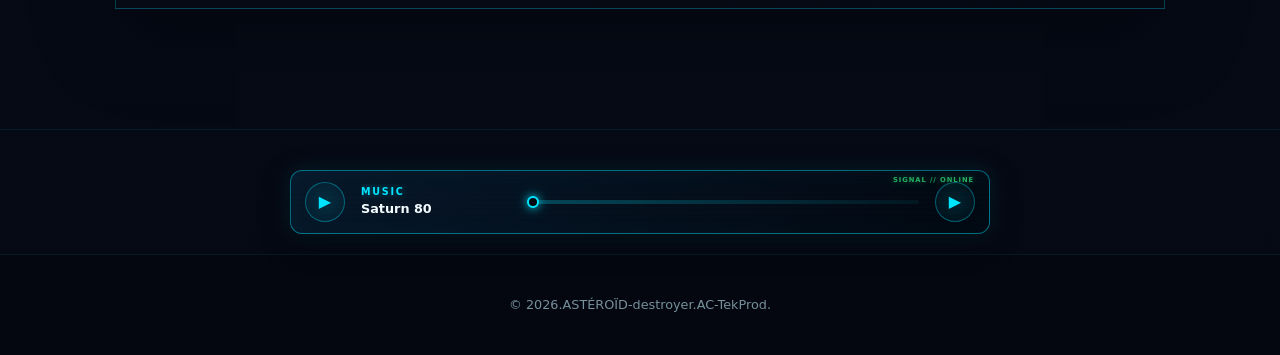
<file: niveaux.html>
<!DOCTYPE html>
<html lang="fr">

<head>

    <meta charset="UTF-8">

    <meta
        name="viewport"
        content="width=device-width, initial-scale=1.0"
    >

    <meta
        name="description"
        content="Découvrez les 50 niveaux d'ASTÉROÏD destroyer, leurs environnements, leurs obstacles et les défis qui vous attendent."
    >

    <title>50 Niveaux — ASTÉROÏD destroyer</title>

    <link
        rel="stylesheet"
        href="css/style.css"
    >

    <link
        rel="stylesheet"
        href="css/niveaux.css"
    >

    <link
        rel="stylesheet"
        href="css/responsive.css"
    >

    <link
        rel="stylesheet"
        href="css/music-player.css"
    >

</head>


<body>


    <!-- =====================================================
         NAVIGATION
         ===================================================== -->

    <header id="header">

        <nav class="navbar">

            <a
                href="index.html"
                class="logo"
            >
                ASTÉROÏD destroyer
            </a>


            <button
                class="menu-toggle"
                type="button"
                aria-label="Ouvrir le menu"
                aria-expanded="false"
                aria-controls="main-menu"
            >

                <span></span>
                <span></span>
                <span></span>

            </button>


            <div
                class="nav-menu"
                id="main-menu"
            >

                <a
                    href="index.html"
                    class="nav-link"
                >
                    Accueil
                </a>

                <a
                    href="jeu.html"
                    class="nav-link"
                >
                    Le jeu
                </a>

                <a
                    href="medias.html"
                    class="nav-link"
                >
                    Médias
                </a>

                <a
                    href="demo.html"
                    class="nav-link"
                >
                    Démo
                </a>

            </div>

        </nav>

    </header>



    <!-- =====================================================
         CONTENU PRINCIPAL
         ===================================================== -->

    <main>

        <section id="levels-page">

            <div class="section-content">


                <!-- =================================================
                     EN-TÊTE DU DOSSIER
                     ================================================= -->

                <div class="classified-header">

                    <div class="classified-topline">

                        <span>
                            ARCHIVE // PEMP-02
                        </span>

                        <span>
                            CLASSIFICATION : OMEGA
                        </span>

                    </div>


                    <p class="section-label">
                        SYSTEM // LEVEL DATABASE
                    </p>


                    <h1>
                        50 NIVEAUX
                    </h1>


                    <div class="classified-status">

                        <span class="status-dot"></span>

                        SIMULATION ACTIVE

                    </div>

                </div>



                <!-- =================================================
                     DOSSIER
                     ================================================= -->

                <article class="game-dossier">


                    <!-- =================================================
                         MÉTA-DONNÉES
                         ================================================= -->

                    <div class="dossier-meta">

                        <div>

                            <span>
                                TYPE
                            </span>

                            <strong>
                                PROGRESSION
                            </strong>

                        </div>


                        <div>

                            <span>
                                SECTEURS
                            </span>

                            <strong>
                                MULTIPLES
                            </strong>

                        </div>


                        <div>

                            <span>
                                NIVEAUX
                            </span>

                            <strong>
                                50
                            </strong>

                        </div>


                        <div>

                            <span>
                                DIFFICULTÉ
                            </span>

                            <strong class="danger-text">
                                CROISSANTE
                            </strong>

                        </div>

                    </div>



                    <!-- =================================================
                         INTRODUCTION
                         ================================================= -->

                    <div class="dossier-intro">

                        <span class="dossier-number">
                            FILE_050
                        </span>


                        <h2>
                            Une progression semée d'embûches
                        </h2>


                        <p class="lead-text">

                            Cinquante niveaux.
                            Cinquante zones de combat.
                            Une multitude d'environnements à traverser
                            pour tenter de repousser la menace qui pèse
                            sur la planète.

                        </p>


                        <p>

                            Au fil de votre progression, les secteurs
                            deviennent plus complexes et les situations
                            rencontrées exigent davantage que de simples
                            réflexes.

                        </p>


                        <p class="warning-text">

                            Chaque niveau peut devenir un nouveau piège.

                        </p>

                    </div>



                    <!-- =================================================
                         PROGRESSION
                         ================================================= -->

                    <div class="dossier-block defense-block">

                        <div class="block-marker">

                            <span>
                                01
                            </span>

                            PROGRESSION

                        </div>


                        <h2>
                            50 niveaux à traverser
                        </h2>


                        <p>

                            ASTÉROÏD destroyer propose une progression
                            composée de <strong>50 niveaux divers et variés</strong>,
                            répartis sur plusieurs thèmes et environnements.

                        </p>


                        <p>

                            Chaque nouvelle zone apporte son lot de
                            situations à gérer et vous pousse à adapter
                            votre façon de jouer.

                        </p>


                        <div class="tech-spec">


                            <div class="tech-spec-item">

                                <span class="tech-label">
                                    NIVEAUX
                                </span>

                                <strong>
                                    50
                                </strong>

                                <small>
                                    SECTEURS À TRAVERSER
                                </small>

                            </div>


                            <div class="tech-spec-item">

                                <span class="tech-label">
                                    ENVIRONNEMENTS
                                </span>

                                <strong>
                                    MULTIPLES
                                </strong>

                                <small>
                                    THÈMES ET ZONES DE COMBAT
                                </small>

                            </div>


                            <div class="tech-spec-item">

                                <span class="tech-label">
                                    PROGRESSION
                                </span>

                                <strong>
                                    ÉVOLUTIVE
                                </strong>

                                <small>
                                    DIFFICULTÉ CROISSANTE
                                </small>

                            </div>


                        </div>

                    </div>



                    <!-- =================================================
                         ENVIRONNEMENTS
                         ================================================= -->

                    <div class="dossier-block orbesonic-block">

                        <div class="block-marker">

                            <span>
                                02
                            </span>

                            ENVIRONNEMENTS

                        </div>


                        <h2>
                            Changez de secteur
                        </h2>


                        <p>

                            La progression vous emmène à travers
                            <strong>différents environnements</strong>,
                            chacun possédant sa propre atmosphère et
                            ses propres contraintes.

                        </p>


                        <p>

                            Du premier secteur aux zones les plus avancées,
                            votre parcours évolue et vous oblige à observer
                            votre environnement avant de passer à l'action.

                        </p>


                        <div class="system-status">

                            <span class="system-icon">
                                ◈
                            </span>

                            <div>

                                <span>
                                    BASE DE DONNÉES DES SECTEURS
                                </span>

                                <strong>
                                    EN EXPLORATION
                                </strong>

                            </div>

                        </div>

                    </div>



                    <!-- =================================================
                         PIÈGES
                         ================================================= -->

                    <div class="dossier-block threat-block">

                        <div class="block-marker">

                            <span>
                                03
                            </span>

                            PIÈGES & OBSTACLES

                        </div>


                        <h2>
                            Le chemin ne sera jamais dégagé
                        </h2>


                        <p>

                            Les astéroïdes ne seront pas votre seul
                            problème.

                        </p>


                        <p>

                            Des <strong>pièges et des obstacles</strong>
                            seront placés sur votre route afin de
                            ralentir votre progression et de compliquer
                            votre mission.

                        </p>


                        <p>

                            Anticipation, observation et maîtrise du
                            système de défense seront indispensables
                            pour franchir certains secteurs.

                        </p>


                        <div class="threat-indicator">

                            <span class="indicator-label">
                                NIVEAU DE MENACE
                            </span>


                            <div class="indicator-line">

                                <span></span>

                            </div>


                            <span class="indicator-value">
                                VARIABLE
                            </span>

                        </div>

                    </div>



                    <!-- =================================================
                         RÉFLEXION
                         ================================================= -->

                    <div class="dossier-block anomaly-block">

                        <div class="block-marker anomaly-marker">

                            <span>
                                04
                            </span>

                            PROTOCOLE TACTIQUE

                        </div>


                        <h2>
                            Réfléchir avant d'agir
                        </h2>


                        <p>

                            Certains secteurs demanderont davantage
                            que de simples réflexes.

                        </p>


                        <p>

                            Face aux obstacles et aux différentes
                            situations rencontrées, il faudra parfois
                            <strong>analyser le terrain avant de lancer
                            votre attaque</strong>.

                        </p>


                        <p>

                            Chaque mouvement peut avoir des conséquences
                            sur la suite de votre progression.

                        </p>


                        <div class="classified-note">

                            <span class="note-header">
                                ⚠ AVERTISSEMENT SYSTÈME
                            </span>


                            <p>

                                Une action précipitée peut compromettre
                                votre progression dans le secteur.

                            </p>

                        </div>

                    </div>



                    <!-- =================================================
                         DIFFICULTÉ
                         ================================================= -->

                    <div class="dossier-block unknown-block">

                        <div class="block-marker">

                            <span>
                                05
                            </span>

                            DIFFICULTÉ

                        </div>


                        <h2>
                            La menace évolue avec vous
                        </h2>


                        <p>

                            Les premiers niveaux permettront de prendre
                            en main le système de défense et de comprendre
                            les mécaniques du jeu.

                        </p>


                        <p>

                            Mais plus vous avancerez, plus les situations
                            deviendront exigeantes.

                        </p>


                        <p>

                            Les derniers secteurs mettront vos capacités
                            d'anticipation et votre maîtrise du système
                            à rude épreuve.

                        </p>


                        <div class="unknown-stamp">

                            <span>
                                DIFFICULTÉ
                            </span>

                            <strong>
                                CROISSANTE
                            </strong>

                        </div>

                    </div>



                    <!-- =================================================
                         OBJECTIF
                         ================================================= -->

                    <div class="dossier-block defense-block">

                        <div class="block-marker">

                            <span>
                                06
                            </span>

                            OBJECTIF

                        </div>


                        <h2>
                            Frayez-vous un chemin
                        </h2>


                        <p>

                            Votre objectif reste simple :
                            <strong>progresser.</strong>

                        </p>


                        <p>

                            Mais pour atteindre les secteurs les plus
                            avancés, vous devrez apprendre à composer
                            avec les obstacles, les dangers et les
                            différentes situations qui se dresseront
                            devant vous.

                        </p>


                        <p>

                            Observez.
                            Anticipez.
                            Agissez.

                        </p>

                    </div>



                    <!-- =================================================
                         TERMINAL
                         ================================================= -->

                    <div class="mission-terminal">


                        <div class="terminal-header">

                            <span>
                                LEVEL CONTROL
                            </span>

                            <span>
                                CONNECTION : ONLINE
                            </span>

                        </div>


                        <div class="terminal-content">


                            <p class="terminal-intro">

                                BASE DE DONNÉES DE PROGRESSION

                            </p>


                            <div class="mission-alert">

                                50 NIVEAUX À TRAVERSER.

                            </div>


                            <div class="mission-sequence">


                                <div>

                                    <span>
                                        01
                                    </span>

                                    <strong>
                                        SECTEURS
                                    </strong>

                                    <em>
                                        MULTIPLES
                                    </em>

                                </div>


                                <div>

                                    <span>
                                        02
                                    </span>

                                    <strong>
                                        OBSTACLES
                                    </strong>

                                    <em>
                                        DÉTECTÉS
                                    </em>

                                </div>


                                <div>

                                    <span>
                                        03
                                    </span>

                                    <strong>
                                        PROGRESSION
                                    </strong>

                                    <em>
                                        ACTIVE
                                    </em>

                                </div>


                            </div>


                            <div class="final-command">

                                <span>
                                    ORDRE DE MISSION
                                </span>

                                <strong>
                                    FRAYEZ-VOUS UN CHEMIN.
                                </strong>

                            </div>


                        </div>

                    </div>


                </article>

            </div>

        </section>


    </main>



    <!-- =====================================================
         MINI LECTEUR MUSIQUE
         ===================================================== -->

    <div
        class="mini-music-player"
        data-mini-music-player
    >

        <button
            type="button"
            class="mini-music-button"
            data-mini-music-play
            aria-label="Lire la musique"
        >
            ▶
        </button>


        <div class="mini-music-info">

            <span class="mini-music-label">
                MUSIC
            </span>


            <span
                class="mini-music-title"
                data-mini-music-title
            >
                A vos postes
            </span>

        </div>


        <input
            type="range"
            class="mini-music-progress"
            data-mini-music-progress
            min="0"
            max="100"
            value="0"
            step="0.1"
            aria-label="Progression de la musique"
        >


        <button
            type="button"
            class="mini-music-button"
            data-mini-music-next
            aria-label="Musique suivante"
        >
            ▶
        </button>

    </div>



    <!-- =====================================================
         FOOTER
         ===================================================== -->

    <footer id="footer">

        <p>
            © 2026.ASTÉROÏD-destroyer.AC-TekProd.
        </p>

    </footer>



    <!-- =====================================================
         JAVASCRIPT
         ===================================================== -->

    <script
        type="module"
        src="js/main.js"
    ></script>


    <script
        src="js/mini-music-player.js"
    ></script>


</body>

</html>
</file>
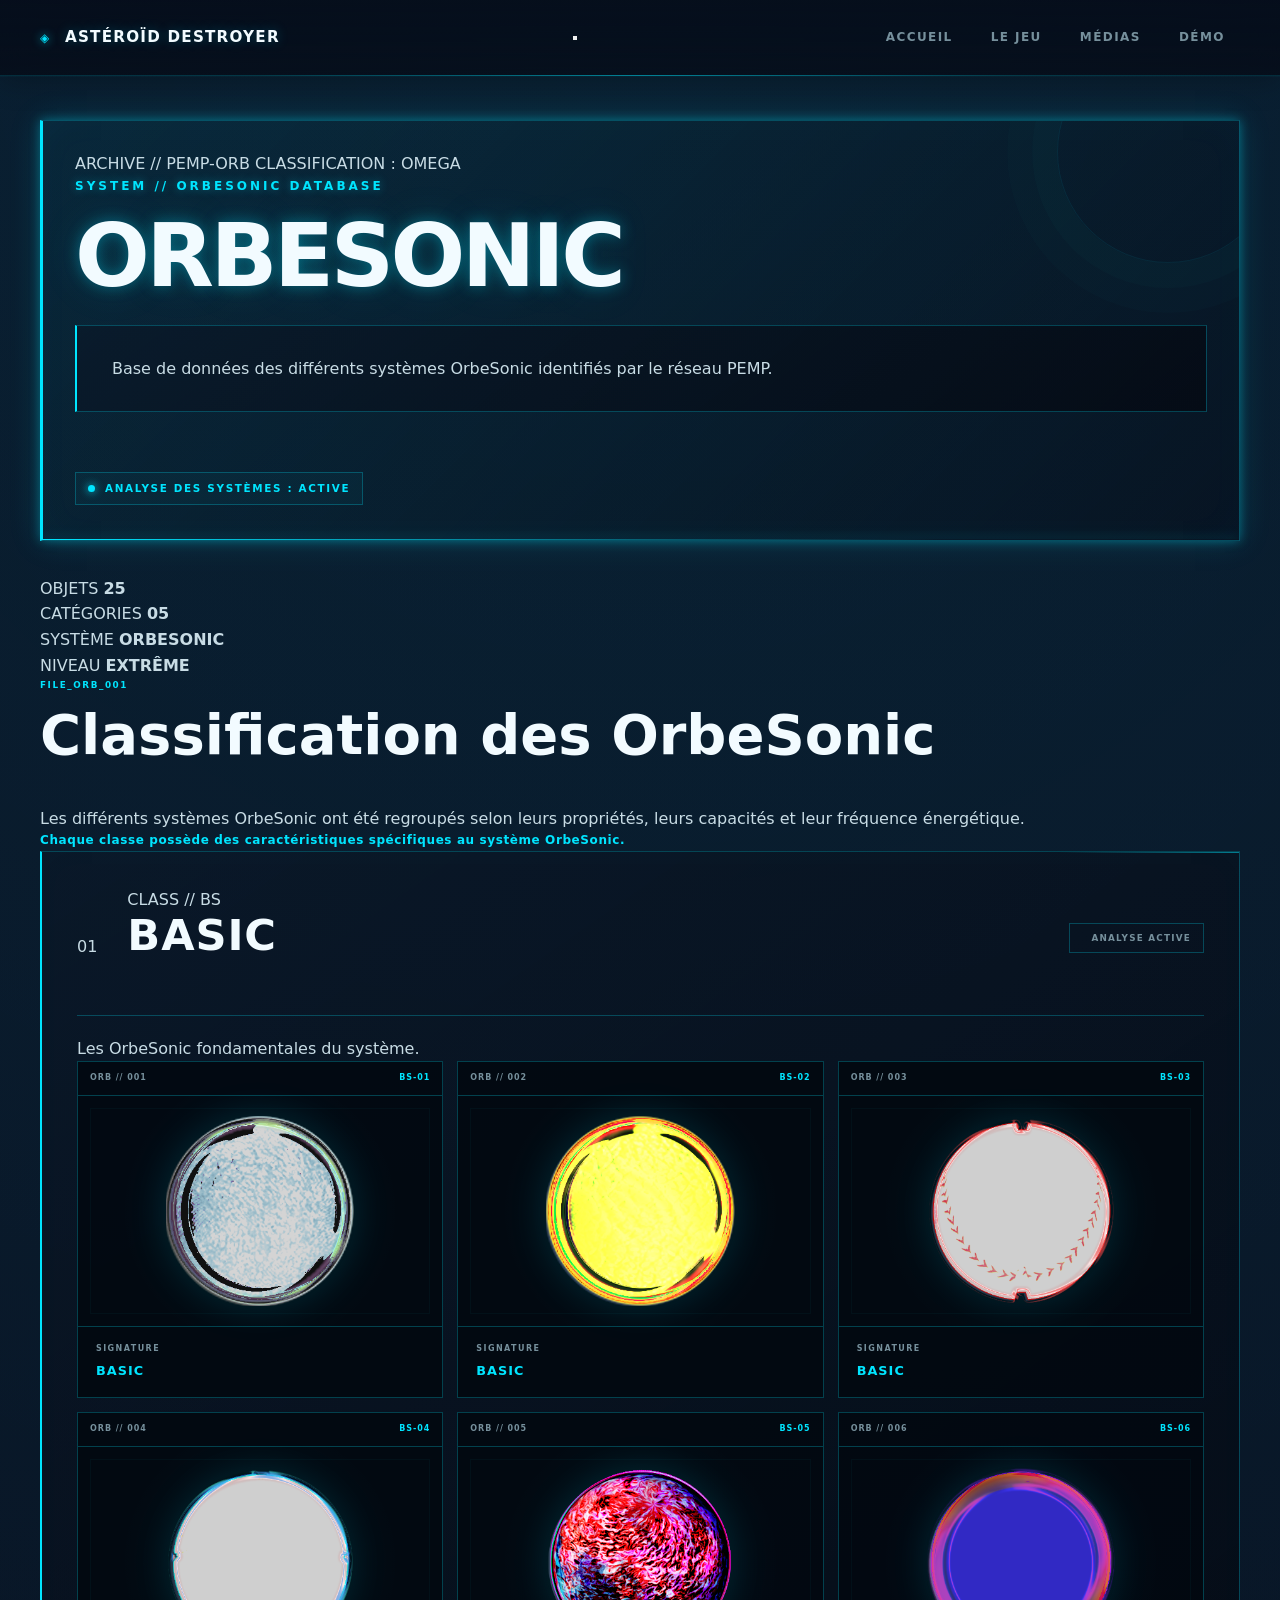
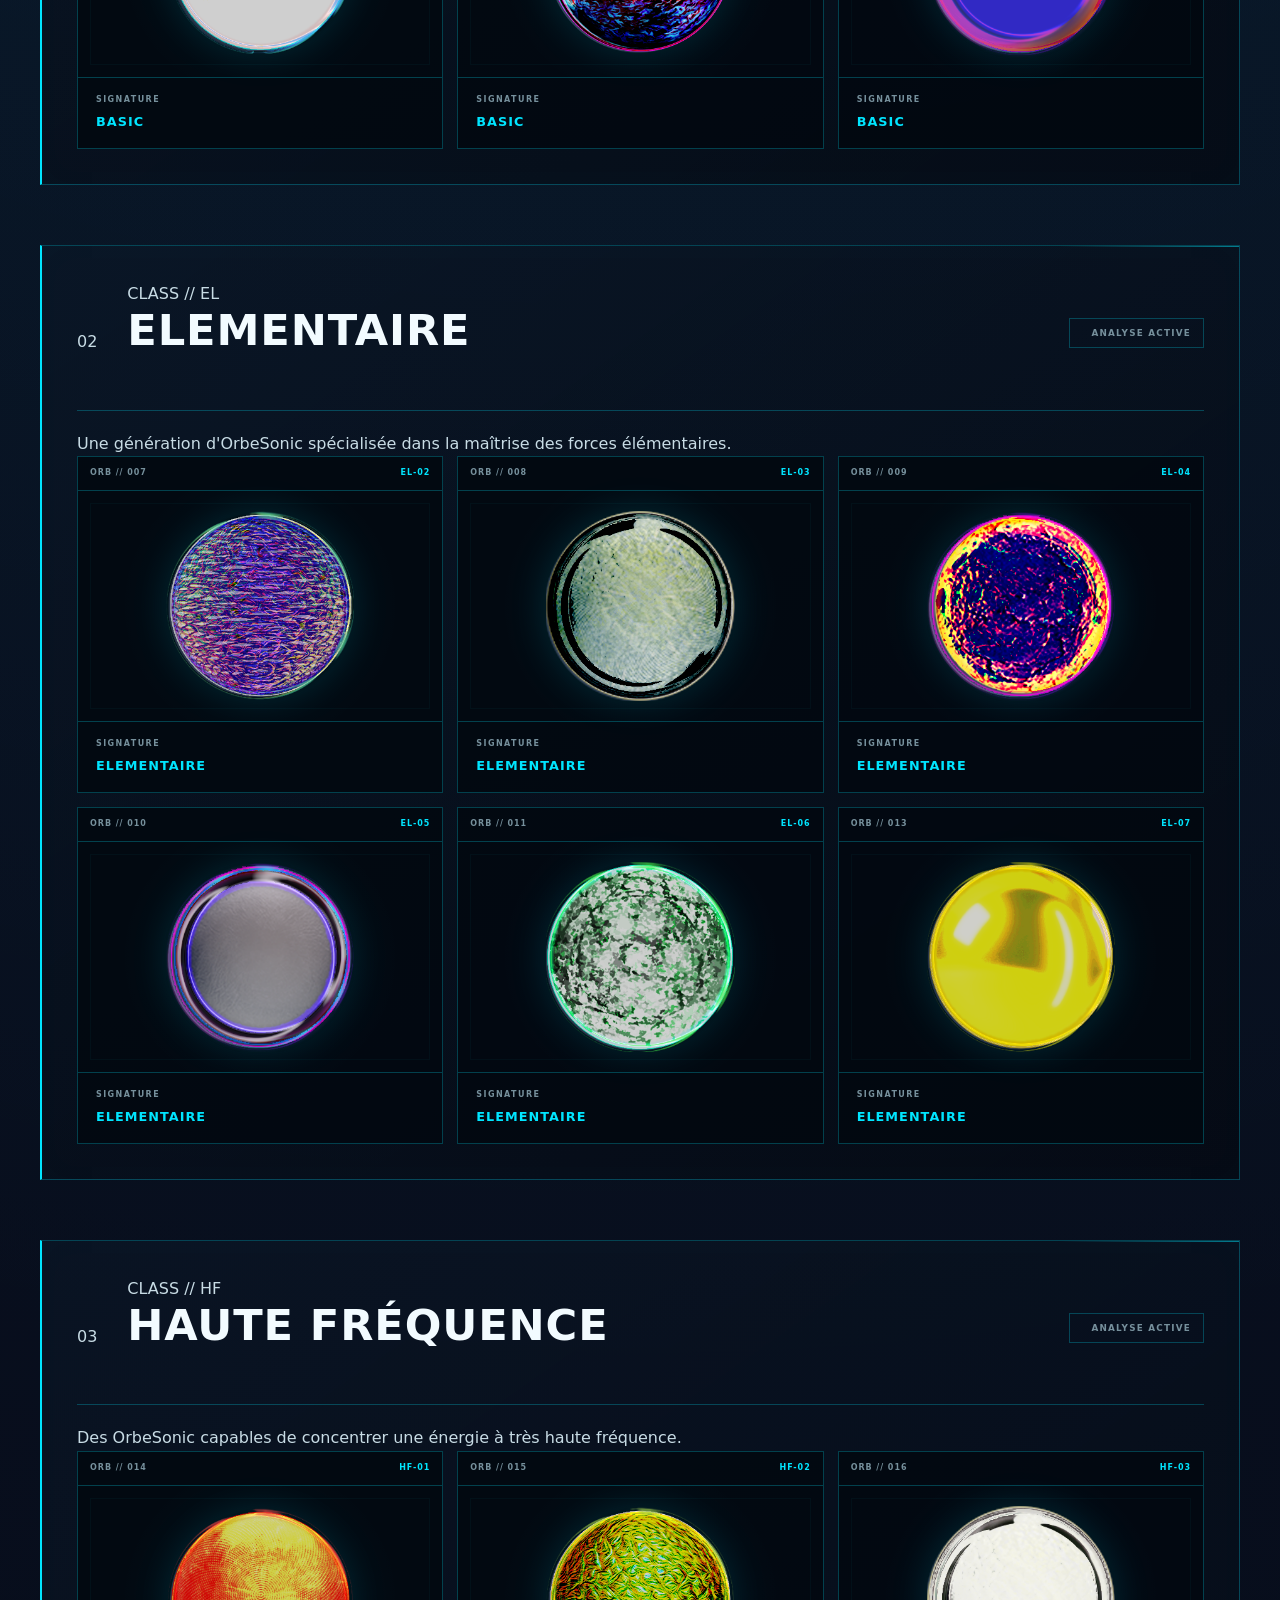
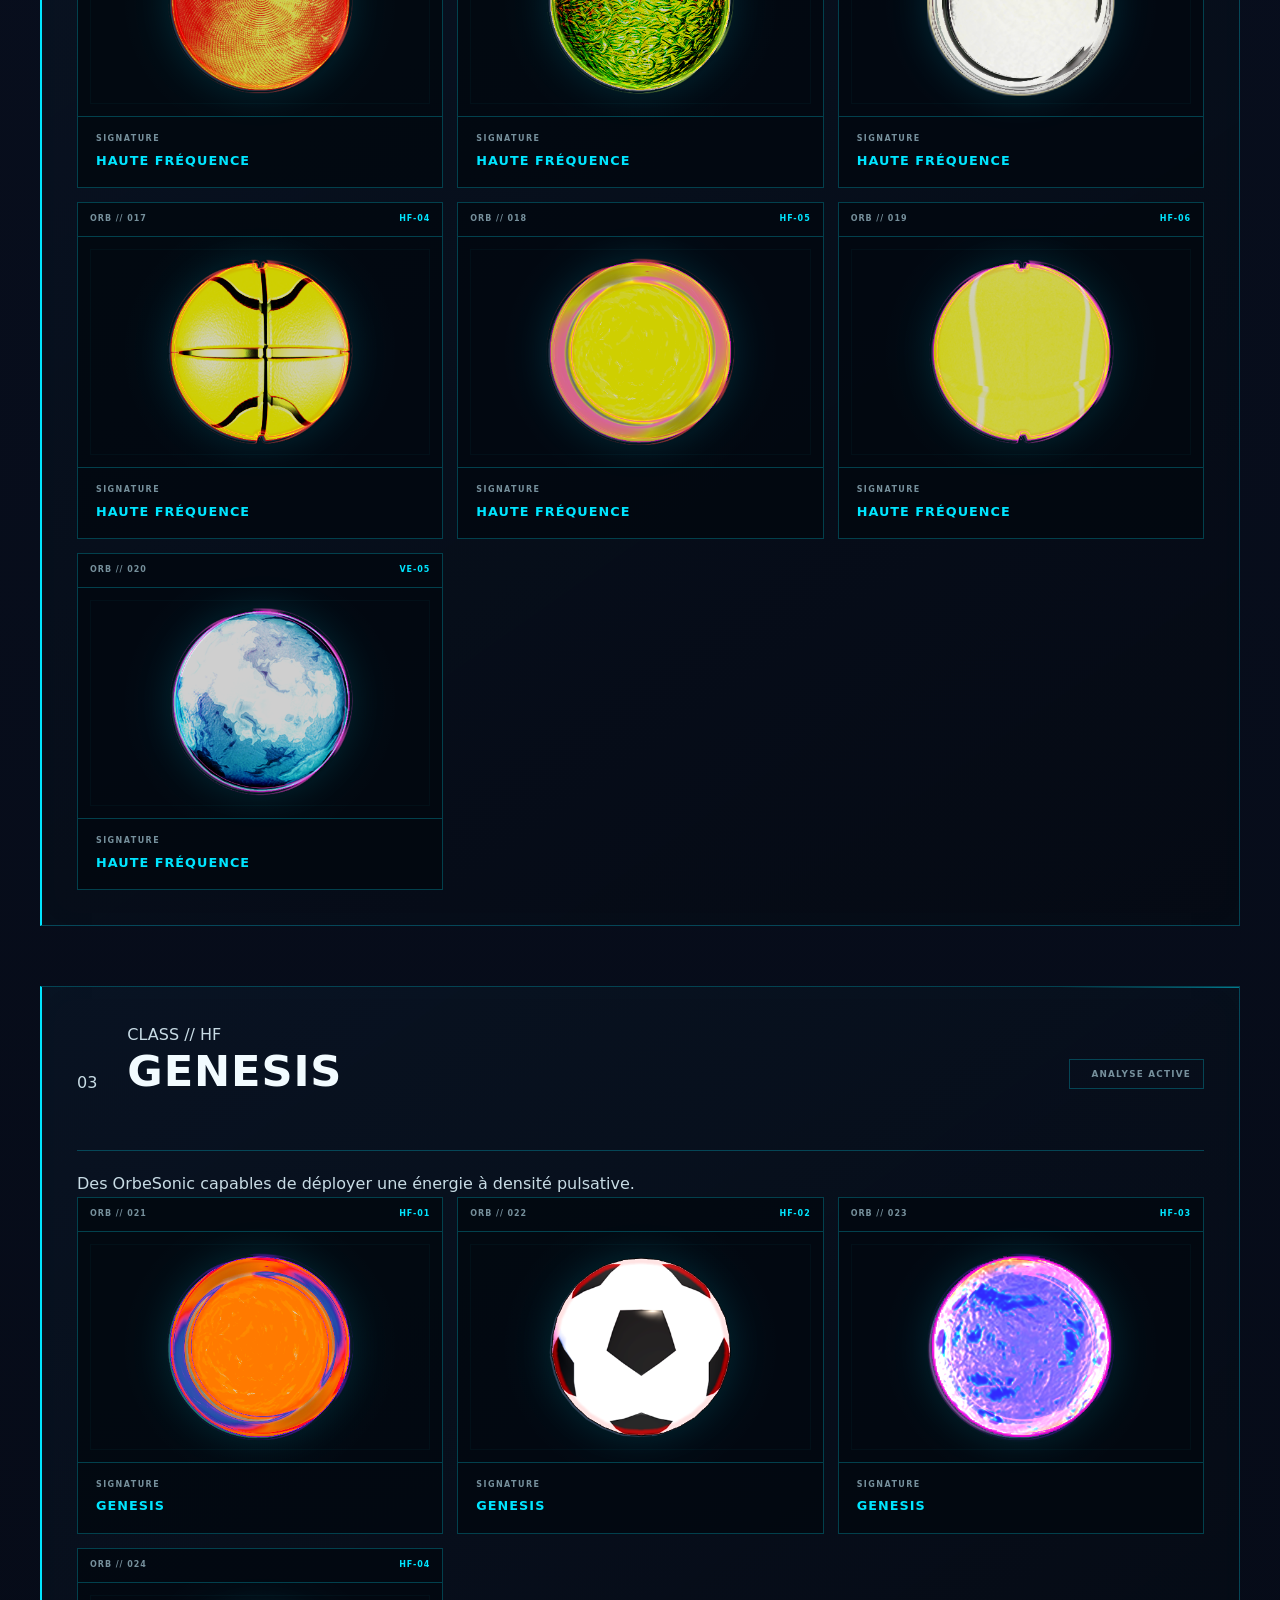
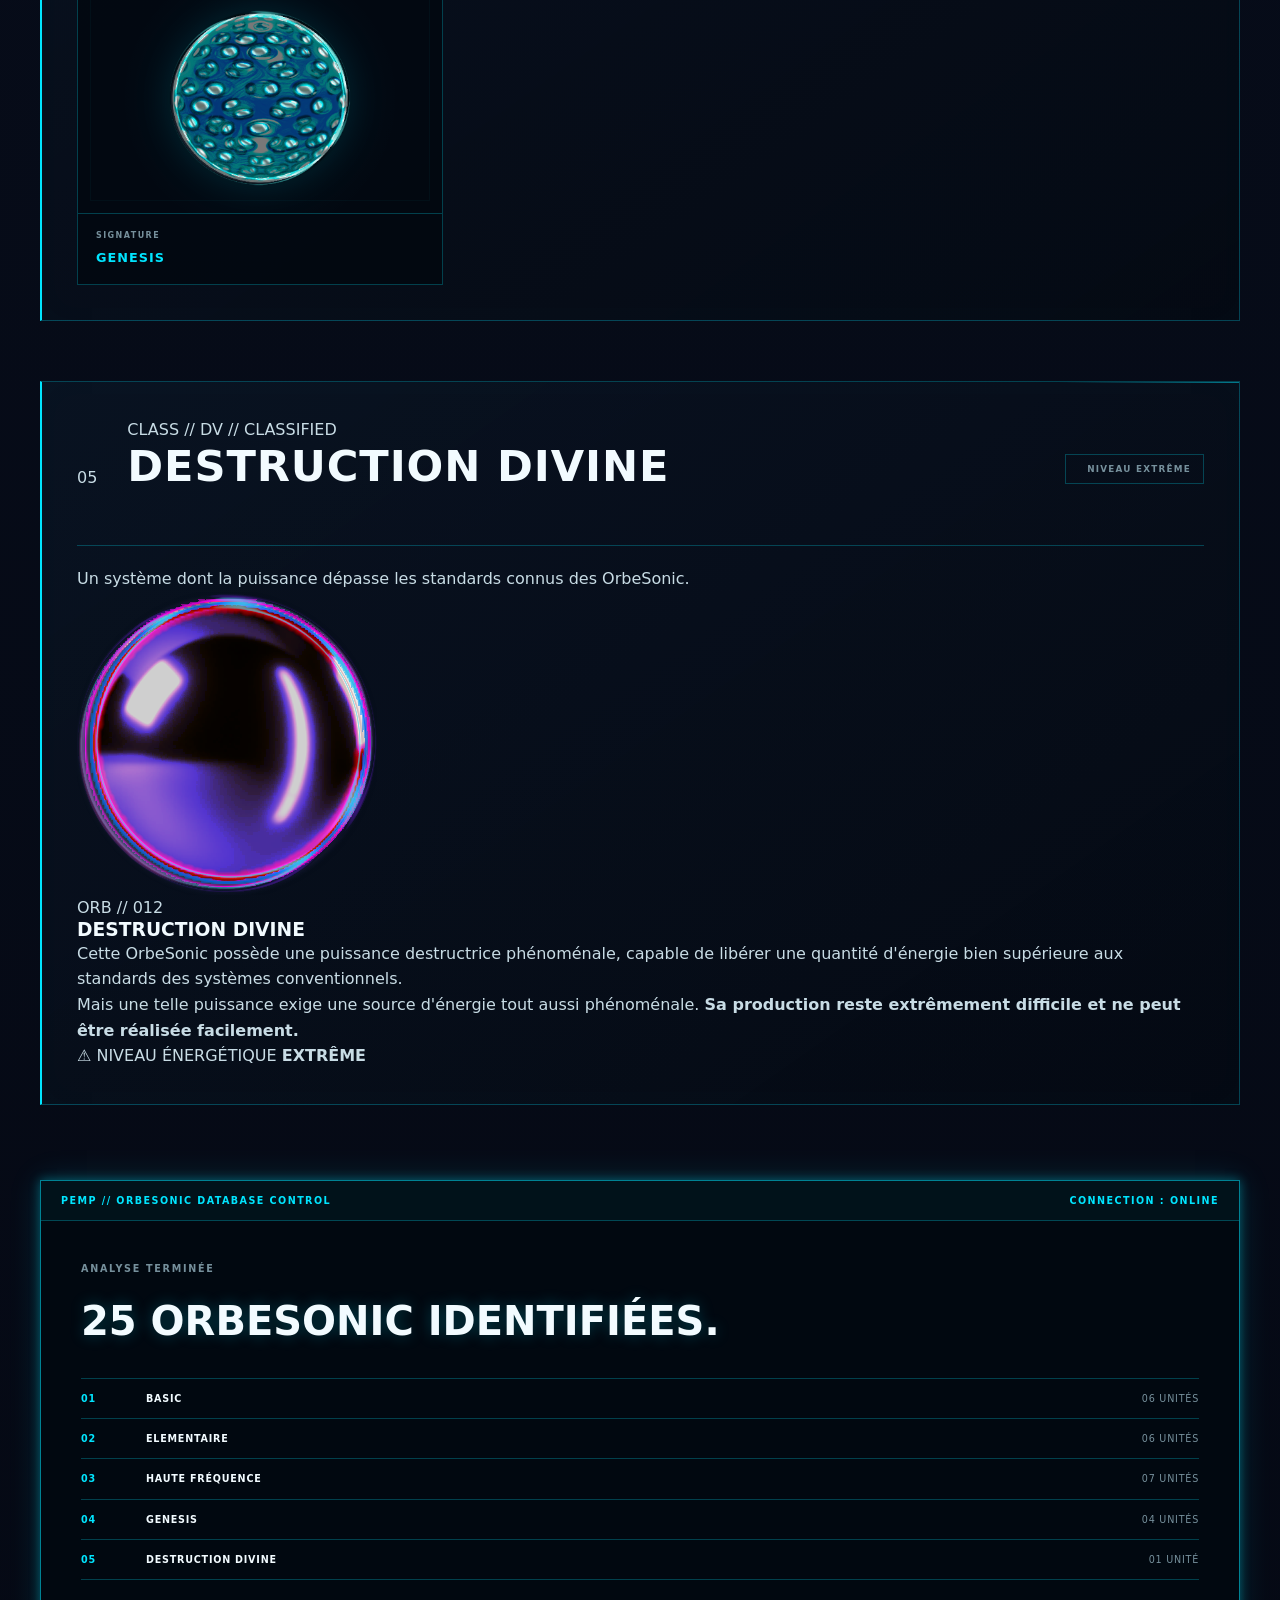
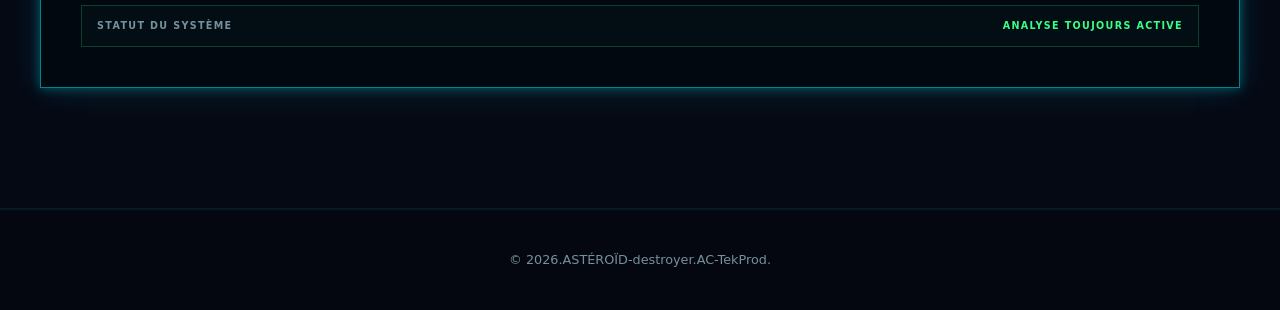
<file: orbesonic.html>
<!DOCTYPE html>
<html lang="fr">

<head>

    <meta charset="UTF-8">

    <meta
        name="viewport"
        content="width=device-width, initial-scale=1.0"
    >

    <meta
        name="description"
        content="Base de données classifiée des OrbeSonic d'Astéroïd Destroyer."
    >

    <title>Base OrbeSonic — ASTÉROÏD destroyer</title>

    <link rel="stylesheet" href="css/style.css">
    <link rel="stylesheet" href="css/orbesonic.css">
    <link rel="stylesheet" href="css/responsive.css">   

</head>


<body>

    <!-- =====================================================
         NAVIGATION
         ===================================================== -->

    <header id="header">

        <nav class="navbar">

            <a
                href="index.html"
                class="logo"
            >
                ASTÉROÏD destroyer
            </a>


            <button
                class="menu-toggle"
                type="button"
                aria-label="Ouvrir le menu"
                aria-expanded="false"
                aria-controls="main-menu"
            >
                <span></span>
                <span></span>
                <span></span>
            </button>


            <div
                class="nav-menu"
                id="main-menu"
            >

                <a
                    href="index.html"
                    class="nav-link"
                >
                    Accueil
                </a>

                <a
                    href="jeu.html"
                    class="nav-link"
                >
                    Le jeu
                </a>

                <a
                    href="medias.html"
                    class="nav-link"
                >
                    Médias
                </a>

                <a
                    href="demo.html"
                    class="nav-link"
                >
                    Démo
                </a>

            </div>

        </nav>

    </header>


    <!-- =====================================================
         CONTENU
         ===================================================== -->

    <main>

        <section id="orbesonic-page">

            <div class="section-content">


                <!-- =================================================
                     EN-TÊTE DE LA BASE DE DONNÉES
                     ================================================= -->

                <div class="orbesonic-header">

                    <div class="orbesonic-topline">

                        <span>
                            ARCHIVE // PEMP-ORB
                        </span>

                        <span>
                            CLASSIFICATION : OMEGA
                        </span>

                    </div>


                    <p class="section-label">
                        SYSTEM // ORBESONIC DATABASE
                    </p>


                    <h1>
                        ORBESONIC
                    </h1>


                    <p class="orbesonic-intro">
                        Base de données des différents systèmes
                        OrbeSonic identifiés par le réseau PEMP.
                    </p>


                    <div class="orbesonic-status">

                        <span class="status-dot"></span>

                        ANALYSE DES SYSTÈMES : ACTIVE

                    </div>

                </div>



                <!-- =================================================
                     DOSSIER PRINCIPAL
                     ================================================= -->

                <div class="orbesonic-database">


                    <!-- =================================================
                         MÉTADONNÉES
                         ================================================= -->

                    <div class="orbesonic-overview">

                        <div class="overview-item">

                            <span>
                                OBJETS
                            </span>

                            <strong>
                                25
                            </strong>

                        </div>


                        <div class="overview-item">

                            <span>
                                CATÉGORIES
                            </span>

                            <strong>
                                05
                            </strong>

                        </div>


                        <div class="overview-item">

                            <span>
                                SYSTÈME
                            </span>

                            <strong>
                                ORBESONIC
                            </strong>

                        </div>


                        <div class="overview-item">

                            <span>
                                NIVEAU
                            </span>

                            <strong class="active-text">
                                EXTRÊME
                            </strong>

                        </div>

                    </div>



                    <!-- =================================================
                         INTRODUCTION
                         ================================================= -->

                    <div class="orbesonic-intro-section">

                        <span class="orbesonic-file-number">
                            FILE_ORB_001
                        </span>

                        <h2>
                            Classification des OrbeSonic
                        </h2>

                        <p>
                            Les différents systèmes OrbeSonic ont été
                            regroupés selon leurs propriétés,
                            leurs capacités et leur fréquence énergétique.
                        </p>

                        <p class="orbesonic-warning">
                            Chaque classe possède des caractéristiques
                            spécifiques au système OrbeSonic.
                        </p>

                    </div>



                    <!-- =================================================
                         BASIC
                         ================================================= -->

                    <section class="orbesonic-category basic-category">

                        <div class="category-header">

                            <div class="category-title">

                                <div class="category-number">
                                    01
                                </div>

                                <div>

                                    <span class="category-label">
                                        CLASS // BS
                                    </span>

                                    <h2>
                                        BASIC
                                    </h2>

                                </div>

                            </div>


                            <div class="category-status">

                                <span class="category-dot"></span>

                                ANALYSE ACTIVE

                            </div>

                        </div>


                        <p class="category-description">
                            Les OrbeSonic fondamentales du système.
                        </p>


                        <div class="orbesonic-grid">


                            <!-- ORBESONIC 01 -->

                            <article class="orbesonic-card">

                                <div class="orbesonic-card-top">

                                    <span>
                                        ORB // 001
                                    </span>

                                    <span>
                                        BS-01
                                    </span>

                                </div>


                                <div class="orbesonic-card-image">

                                    <img
                                        src="img/orbesonic/ball (1).png"
                                        alt="OrbeSonic 01"
                                    >

                                </div>


                                <div class="orbesonic-card-info">

                                    <span>
                                        SIGNATURE
                                    </span>

                                    <strong>
                                        BASIC
                                    </strong>

                                </div>

                            </article>



                            <!-- ORBESONIC 02 -->

                            <article class="orbesonic-card">

                                <div class="orbesonic-card-top">

                                    <span>
                                        ORB // 002
                                    </span>

                                    <span>
                                        BS-02
                                    </span>

                                </div>


                                <div class="orbesonic-card-image">

                                    <img
                                        src="img/orbesonic/ball (2).png"
                                        alt="OrbeSonic 02"
                                    >

                                </div>


                                <div class="orbesonic-card-info">

                                    <span>
                                        SIGNATURE
                                    </span>

                                    <strong>
                                        BASIC
                                    </strong>

                                </div>

                            </article>



                            <!-- ORBESONIC 03 -->

                            <article class="orbesonic-card">

                                <div class="orbesonic-card-top">

                                    <span>
                                        ORB // 003
                                    </span>

                                    <span>
                                        BS-03
                                    </span>

                                </div>


                                <div class="orbesonic-card-image">

                                    <img
                                        src="img/orbesonic/ball (3).png"
                                        alt="OrbeSonic 03"
                                    >

                                </div>


                                <div class="orbesonic-card-info">

                                    <span>
                                        SIGNATURE
                                    </span>

                                    <strong>
                                        BASIC
                                    </strong>

                                </div>

                            </article>



                            <!-- ORBESONIC 04 -->

                            <article class="orbesonic-card">

                                <div class="orbesonic-card-top">

                                    <span>
                                        ORB // 004
                                    </span>

                                    <span>
                                        BS-04
                                    </span>

                                </div>


                                <div class="orbesonic-card-image">

                                    <img
                                        src="img/orbesonic/ball (4).png"
                                        alt="OrbeSonic 04"
                                    >

                                </div>


                                <div class="orbesonic-card-info">

                                    <span>
                                        SIGNATURE
                                    </span>

                                    <strong>
                                        BASIC
                                    </strong>

                                </div>

                            </article>



                            <!-- ORBESONIC 05 -->

                            <article class="orbesonic-card">

                                <div class="orbesonic-card-top">

                                    <span>
                                        ORB // 005
                                    </span>

                                    <span>
                                        BS-05
                                    </span>

                                </div>


                                <div class="orbesonic-card-image">

                                    <img
                                        src="img/orbesonic/ball (5).png"
                                        alt="OrbeSonic 05"
                                    >

                                </div>


                                <div class="orbesonic-card-info">

                                    <span>
                                        SIGNATURE
                                    </span>

                                    <strong>
                                        BASIC
                                    </strong>

                                </div>

                            </article>



                            <!-- ORBESONIC 06 -->

                            <article class="orbesonic-card">

                                <div class="orbesonic-card-top">

                                    <span>
                                        ORB // 006
                                    </span>

                                    <span>
                                        BS-06
                                    </span>

                                </div>


                                <div class="orbesonic-card-image">

                                    <img
                                        src="img/orbesonic/ball (6).png"
                                        alt="OrbeSonic 06"
                                    >

                                </div>


                                <div class="orbesonic-card-info">

                                    <span>
                                        SIGNATURE
                                    </span>

                                    <strong>
                                        BASIC
                                    </strong>

                                </div>

                            </article>

                        </div>

                    </section>



                    <!-- =================================================
                         ELEMENTAIRE
                         ================================================= -->

                    <section class="orbesonic-category elementaire-category">

                        <div class="category-header">

                            <div class="category-title">

                                <div class="category-number">
                                    02
                                </div>

                                <div>

                                    <span class="category-label">
                                        CLASS // EL
                                    </span>

                                    <h2>
                                        ELEMENTAIRE
                                    </h2>

                                </div>

                            </div>


                            <div class="category-status">

                                <span class="category-dot"></span>

                                ANALYSE ACTIVE

                            </div>

                        </div>


                        <p class="category-description">
                            Une génération d'OrbeSonic spécialisée dans
                            la maîtrise des forces élémentaires.
                        </p>


                        <div class="orbesonic-grid">
                            <!-- ORBESONIC 07 -->

                            <article class="orbesonic-card">

                                <div class="orbesonic-card-top">
                                    <span>ORB // 007</span>
                                    <span>EL-02</span>
                                </div>

                                <div class="orbesonic-card-image">

                                    <img
                                        src="img/orbesonic/ball (7).png"
                                        alt="OrbeSonic 07"
                                    >

                                </div>

                                <div class="orbesonic-card-info">

                                    <span>SIGNATURE</span>

                                    <strong>
                                        ELEMENTAIRE
                                    </strong>

                                </div>

                            </article>



                            <!-- ORBESONIC 08 -->

                            <article class="orbesonic-card">

                                <div class="orbesonic-card-top">
                                    <span>ORB // 008</span>
                                    <span>EL-03</span>
                                </div>

                                <div class="orbesonic-card-image">

                                    <img
                                        src="img/orbesonic/ball (8).png"
                                        alt="OrbeSonic 08"
                                    >

                                </div>

                                <div class="orbesonic-card-info">

                                    <span>SIGNATURE</span>

                                    <strong>
                                        ELEMENTAIRE
                                    </strong>

                                </div>

                            </article>



                            <!-- ORBESONIC 09 -->

                            <article class="orbesonic-card">

                                <div class="orbesonic-card-top">
                                    <span>ORB // 009</span>
                                    <span>EL-04</span>
                                </div>

                                <div class="orbesonic-card-image">

                                    <img
                                        src="img/orbesonic/ball (9).png"
                                        alt="OrbeSonic 09"
                                    >

                                </div>

                                <div class="orbesonic-card-info">

                                    <span>SIGNATURE</span>

                                    <strong>
                                        ELEMENTAIRE
                                    </strong>

                                </div>

                            </article>



                            <!-- ORBESONIC 10 -->

                            <article class="orbesonic-card">

                                <div class="orbesonic-card-top">
                                    <span>ORB // 010</span>
                                    <span>EL-05</span>
                                </div>

                                <div class="orbesonic-card-image">

                                    <img
                                        src="img/orbesonic/ball (10).png"
                                        alt="OrbeSonic 10"
                                    >

                                </div>

                                <div class="orbesonic-card-info">

                                    <span>SIGNATURE</span>

                                    <strong>
                                        ELEMENTAIRE
                                    </strong>

                                </div>

                            </article>



                            <!-- ORBESONIC 11 -->

                            <article class="orbesonic-card">

                                <div class="orbesonic-card-top">
                                    <span>ORB // 011</span>
                                    <span>EL-06</span>
                                </div>

                                <div class="orbesonic-card-image">

                                    <img
                                        src="img/orbesonic/ball (11).png"
                                        alt="OrbeSonic 11"
                                    >

                                </div>

                                <div class="orbesonic-card-info">

                                    <span>SIGNATURE</span>

                                    <strong>
                                        ELEMENTAIRE
                                    </strong>

                                </div>

                            </article>



                            <!-- ORBESONIC 13 -->

                            <article class="orbesonic-card">

                                <div class="orbesonic-card-top">
                                    <span>ORB // 013</span>
                                    <span>EL-07</span>
                                </div>

                                <div class="orbesonic-card-image">

                                    <img
                                        src="img/orbesonic/ball (13).png"
                                        alt="OrbeSonic 13"
                                    >

                                </div>

                                <div class="orbesonic-card-info">

                                    <span>SIGNATURE</span>

                                    <strong>
                                        ELEMENTAIRE
                                    </strong>

                                </div>

                            </article>

                        </div>

                    </section>



                    <!-- =================================================
                         HAUTE FRÉQUENCE
                         ================================================= -->

                    <section class="orbesonic-category haute-frequence-category">

                        <div class="category-header">

                            <div class="category-title">

                                <div class="category-number">
                                    03
                                </div>

                                <div>

                                    <span class="category-label">
                                        CLASS // HF
                                    </span>

                                    <h2>
                                        HAUTE FRÉQUENCE
                                    </h2>

                                </div>

                            </div>


                            <div class="category-status">

                                <span class="category-dot"></span>

                                ANALYSE ACTIVE

                            </div>

                        </div>


                        <p class="category-description">
                            Des OrbeSonic capables de concentrer une énergie
                            à très haute fréquence.
                        </p>


                        <div class="orbesonic-grid">


                            <!-- ORBESONIC 14 -->

                            <article class="orbesonic-card">

                                <div class="orbesonic-card-top">
                                    <span>ORB // 014</span>
                                    <span>HF-01</span>
                                </div>

                                <div class="orbesonic-card-image">

                                    <img
                                        src="img/orbesonic/ball (14).png"
                                        alt="OrbeSonic 14"
                                    >

                                </div>

                                <div class="orbesonic-card-info">

                                    <span>SIGNATURE</span>

                                    <strong>
                                        HAUTE FRÉQUENCE
                                    </strong>

                                </div>

                            </article>



                            <!-- ORBESONIC 15 -->

                            <article class="orbesonic-card">

                                <div class="orbesonic-card-top">
                                    <span>ORB // 015</span>
                                    <span>HF-02</span>
                                </div>

                                <div class="orbesonic-card-image">

                                    <img
                                        src="img/orbesonic/ball (15).png"
                                        alt="OrbeSonic 15"
                                    >

                                </div>

                                <div class="orbesonic-card-info">

                                    <span>SIGNATURE</span>

                                    <strong>
                                        HAUTE FRÉQUENCE
                                    </strong>

                                </div>

                            </article>



                            <!-- ORBESONIC 16 -->

                            <article class="orbesonic-card">

                                <div class="orbesonic-card-top">
                                    <span>ORB // 016</span>
                                    <span>HF-03</span>
                                </div>

                                <div class="orbesonic-card-image">

                                    <img
                                        src="img/orbesonic/ball (16).png"
                                        alt="OrbeSonic 16"
                                    >

                                </div>

                                <div class="orbesonic-card-info">

                                    <span>SIGNATURE</span>

                                    <strong>
                                        HAUTE FRÉQUENCE
                                    </strong>

                                </div>

                            </article>



                            <!-- ORBESONIC 17 -->

                            <article class="orbesonic-card">

                                <div class="orbesonic-card-top">
                                    <span>ORB // 017</span>
                                    <span>HF-04</span>
                                </div>

                                <div class="orbesonic-card-image">

                                    <img
                                        src="img/orbesonic/ball (17).png"
                                        alt="OrbeSonic 17"
                                    >

                                </div>

                                <div class="orbesonic-card-info">

                                    <span>SIGNATURE</span>

                                    <strong>
                                        HAUTE FRÉQUENCE
                                    </strong>

                                </div>

                            </article>



                            <!-- ORBESONIC 18 -->

                            <article class="orbesonic-card">

                                <div class="orbesonic-card-top">
                                    <span>ORB // 018</span>
                                    <span>HF-05</span>
                                </div>

                                <div class="orbesonic-card-image">

                                    <img
                                        src="img/orbesonic/ball (18).png"
                                        alt="OrbeSonic 18"
                                    >

                                </div>

                                <div class="orbesonic-card-info">

                                    <span>SIGNATURE</span>

                                    <strong>
                                        HAUTE FRÉQUENCE
                                    </strong>

                                </div>

                            </article>



                            <!-- ORBESONIC 19 -->

                            <article class="orbesonic-card">

                                <div class="orbesonic-card-top">
                                    <span>ORB // 019</span>
                                    <span>HF-06</span>
                                </div>

                                <div class="orbesonic-card-image">

                                    <img
                                        src="img/orbesonic/ball (19).png"
                                        alt="OrbeSonic 19"
                                    >

                                </div>

                                <div class="orbesonic-card-info">

                                    <span>SIGNATURE</span>

                                    <strong>
                                        HAUTE FRÉQUENCE
                                    </strong>

                                </div>

                            </article>

                            <!-- ORBESONIC 20 -->

                            <article class="orbesonic-card">

                                <div class="orbesonic-card-top">
                                    <span>ORB // 020</span>
                                    <span>VE-05</span>
                                </div>

                                <div class="orbesonic-card-image">

                                    <img
                                        src="img/orbesonic/ball (20).png"
                                        alt="OrbeSonic 20"
                                    >

                                </div>

                                <div class="orbesonic-card-info">

                                    <span>SIGNATURE</span>

                                    <strong>
                                        HAUTE FRÉQUENCE
                                    </strong>

                                </div>

                            </article>

                        </div>

                    </section>


                    <!-- =================================================
                         GENESIS
                         ================================================= -->

                    <section class="orbesonic-category genesis-category">

                        <div class="category-header">

                            <div class="category-title">

                                <div class="category-number">
                                    03
                                </div>

                                <div>

                                    <span class="category-label">
                                        CLASS // HF
                                    </span>

                                    <h2>
                                        GENESIS
                                    </h2>

                                </div>

                            </div>


                            <div class="category-status">

                                <span class="category-dot"></span>

                                ANALYSE ACTIVE

                            </div>

                        </div>


                        <p class="category-description">
                            Des OrbeSonic capables de déployer une énergie
                            à densité pulsative.
                        </p>


                        <div class="orbesonic-grid">


                            <!-- ORBESONIC 21 -->

                            <article class="orbesonic-card">

                                <div class="orbesonic-card-top">
                                    <span>ORB // 021</span>
                                    <span>HF-01</span>
                                </div>

                                <div class="orbesonic-card-image">

                                    <img
                                        src="img/orbesonic/ball (21).png"
                                        alt="OrbeSonic 21"
                                    >

                                </div>

                                <div class="orbesonic-card-info">

                                    <span>SIGNATURE</span>

                                    <strong>
                                        GENESIS
                                    </strong>

                                </div>

                            </article>



                            <!-- ORBESONIC 22 -->

                            <article class="orbesonic-card">

                                <div class="orbesonic-card-top">
                                    <span>ORB // 022</span>
                                    <span>HF-02</span>
                                </div>

                                <div class="orbesonic-card-image">

                                    <img
                                        src="img/orbesonic/ball (22).png"
                                        alt="OrbeSonic 15"
                                    >

                                </div>

                                <div class="orbesonic-card-info">

                                    <span>SIGNATURE</span>

                                    <strong>
                                        GENESIS
                                    </strong>

                                </div>

                            </article>



                            <!-- ORBESONIC 23 -->

                            <article class="orbesonic-card">

                                <div class="orbesonic-card-top">
                                    <span>ORB // 023</span>
                                    <span>HF-03</span>
                                </div>

                                <div class="orbesonic-card-image">

                                    <img
                                        src="img/orbesonic/ball (23).png"
                                        alt="OrbeSonic 16"
                                    >

                                </div>

                                <div class="orbesonic-card-info">

                                    <span>SIGNATURE</span>

                                    <strong>
                                        GENESIS
                                    </strong>

                                </div>

                            </article>



                            <!-- ORBESONIC 24 -->

                            <article class="orbesonic-card">

                                <div class="orbesonic-card-top">
                                    <span>ORB // 024</span>
                                    <span>HF-04</span>
                                </div>

                                <div class="orbesonic-card-image">

                                    <img
                                        src="img/orbesonic/ball (24).png"
                                        alt="OrbeSonic 17"
                                    >

                                </div>

                                <div class="orbesonic-card-info">

                                    <span>SIGNATURE</span>

                                    <strong>
                                        GENESIS
                                    </strong>
                                    
                                  </div>

                             </article>

                         </div>

                     </section>



                    <!-- =================================================
                         DESTRUCTION DIVINE
                         ================================================= -->

                    <section class="orbesonic-category divine-category">

                        <div class="category-header">

                            <div class="category-title">

                                <div class="category-number">
                                    05
                                </div>

                                <div>

                                    <span class="category-label">
                                        CLASS // DV // CLASSIFIED
                                    </span>

                                    <h2>
                                        DESTRUCTION DIVINE
                                    </h2>

                                </div>

                            </div>


                            <div class="category-status">

                                <span class="category-dot"></span>

                                NIVEAU EXTRÊME

                            </div>

                        </div>


                        <p class="category-description">
                            Un système dont la puissance dépasse les
                            standards connus des OrbeSonic.
                        </p>


                        <article class="divine-orbesonic">

                            <div class="divine-orbesonic-image">

                                <img
                                    src="img/orbesonic/ball (12).png"
                                    alt="OrbeSonic 12 — Destruction Divine"
                                >

                            </div>


                            <div class="divine-orbesonic-content">

                                <span class="divine-label">
                                    ORB // 012
                                </span>

                                <h3>
                                    DESTRUCTION DIVINE
                                </h3>

                                <p>
                                    Cette OrbeSonic possède une puissance
                                    destructrice phénoménale, capable de libérer
                                    une quantité d'énergie bien supérieure aux
                                    standards des systèmes conventionnels.
                                </p>

                                <p>
                                    Mais une telle puissance exige une source
                                    d'énergie tout aussi phénoménale.
                                    <strong>
                                        Sa production reste extrêmement difficile
                                        et ne peut être réalisée facilement.
                                    </strong>
                                </p>

                                <div class="divine-warning">

                                    <span>
                                        ⚠ NIVEAU ÉNERGÉTIQUE
                                    </span>

                                    <strong>
                                        EXTRÊME
                                    </strong>

                                </div>

                            </div>

                        </article>

                    </section>



                    <!-- =================================================
                         TERMINAL FINAL
                         ================================================= -->

                    <div class="orbesonic-terminal">

                        <div class="terminal-header">

                            <span>
                                PEMP // ORBESONIC DATABASE CONTROL
                            </span>

                            <span>
                                CONNECTION : ONLINE
                            </span>

                        </div>


                        <div class="terminal-content">

                            <span class="terminal-label">
                                ANALYSE TERMINÉE
                            </span>


                            <div class="terminal-message">
                                25 ORBESONIC IDENTIFIÉES.
                            </div>


                            <div class="terminal-sequence">

                                <div>
                                    <span>01</span>
                                    <strong>BASIC</strong>
                                    <em>06 UNITÉS</em>
                                </div>

                                <div>
                                    <span>02</span>
                                    <strong>ELEMENTAIRE</strong>
                                    <em>06 UNITÉS</em>
                                </div>

                                <div>
                                    <span>03</span>
                                    <strong>HAUTE FRÉQUENCE</strong>
                                    <em>07 UNITÉS</em>
                                </div>

                                <div>
                                    <span>04</span>
                                    <strong>GENESIS</strong>
                                    <em>04 UNITÉS</em>
                                </div>

                                <div>
                                    <span>05</span>
                                    <strong>DESTRUCTION DIVINE</strong>
                                    <em>01 UNITÉ</em>
                                </div>

                            </div>


                            <div class="terminal-warning">

                                <span>
                                    STATUT DU SYSTÈME
                                </span>

                                <strong>
                                    ANALYSE TOUJOURS ACTIVE
                                </strong>

                            </div>

                        </div>

                    </div>


                </div>

            </div>

        </section>

    </main>



    <!-- =====================================================
         FOOTER
         ===================================================== -->

    <footer id="footer">

        <p>
            © 2026.ASTÉROÏD-destroyer.AC-TekProd.
        </p>

    </footer>



    <script
        type="module"
        src="js/main.js"
    ></script>

</body>

</html>
</file>
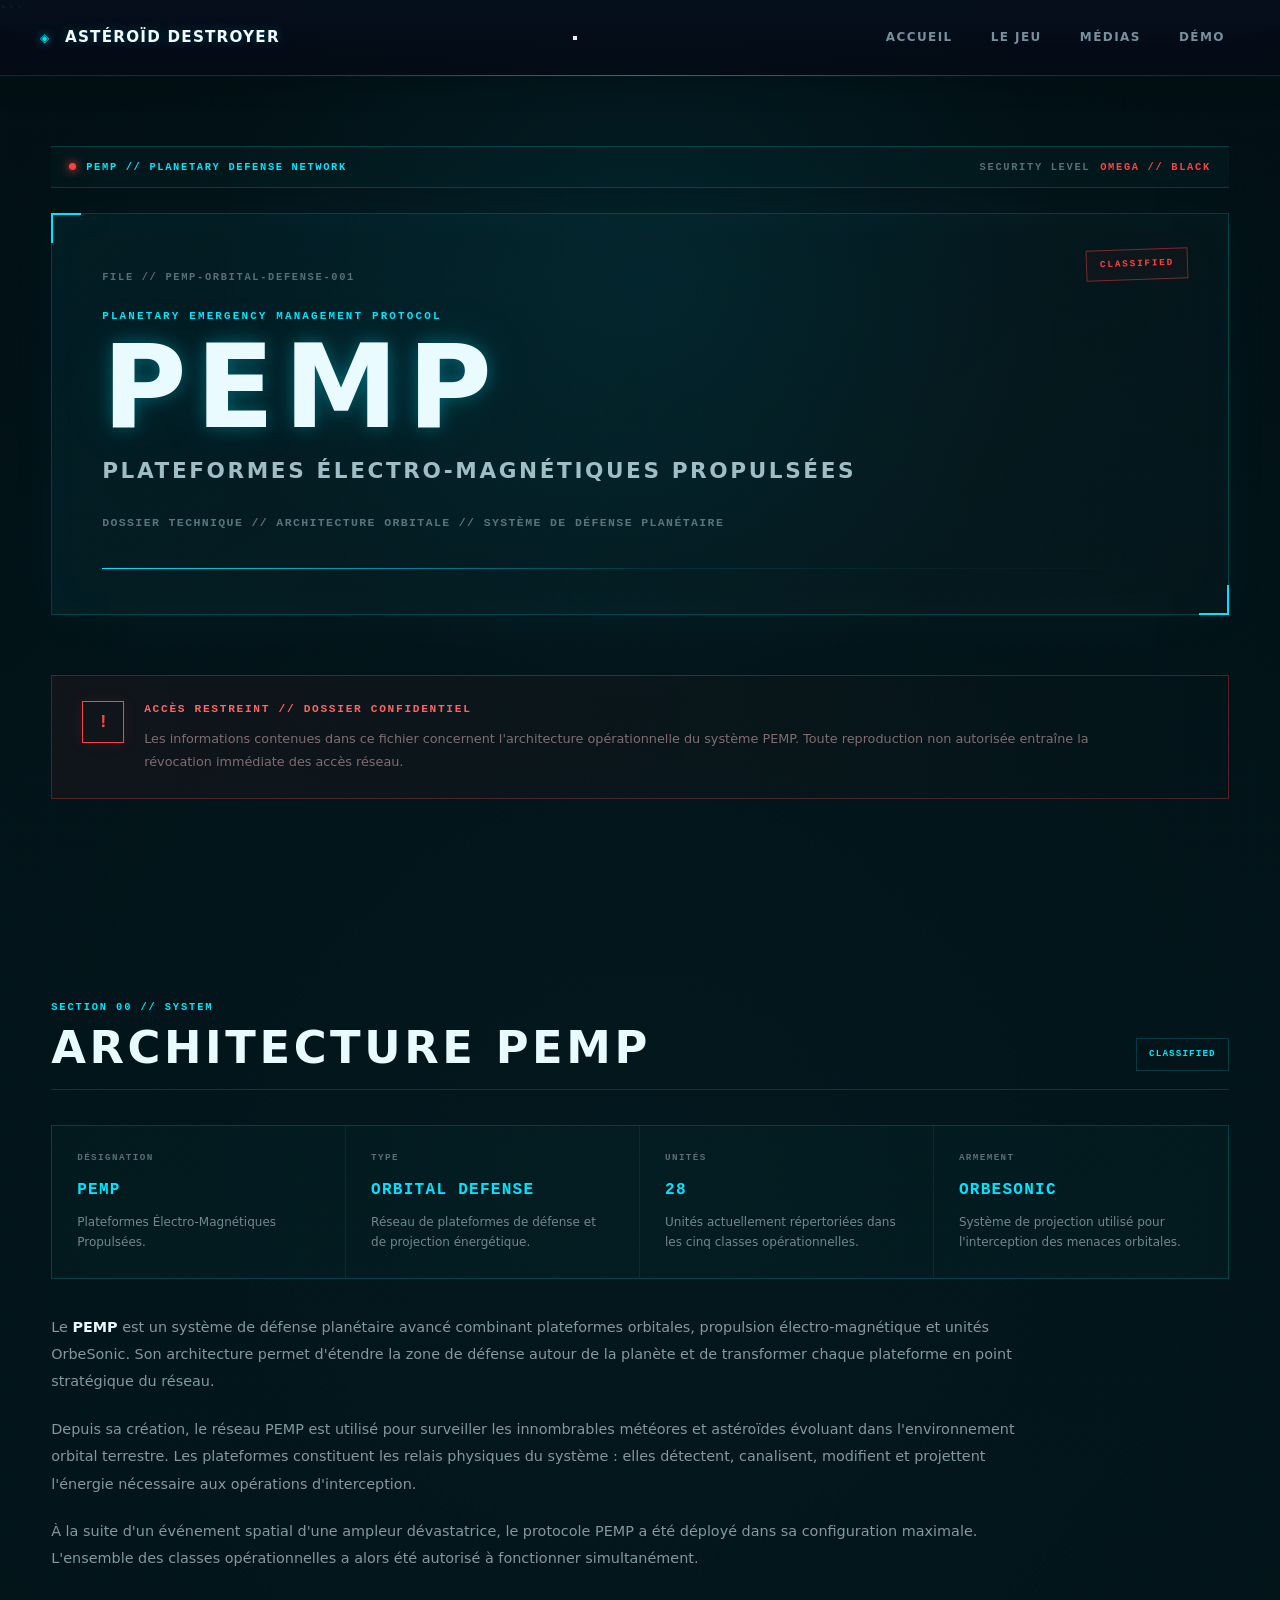
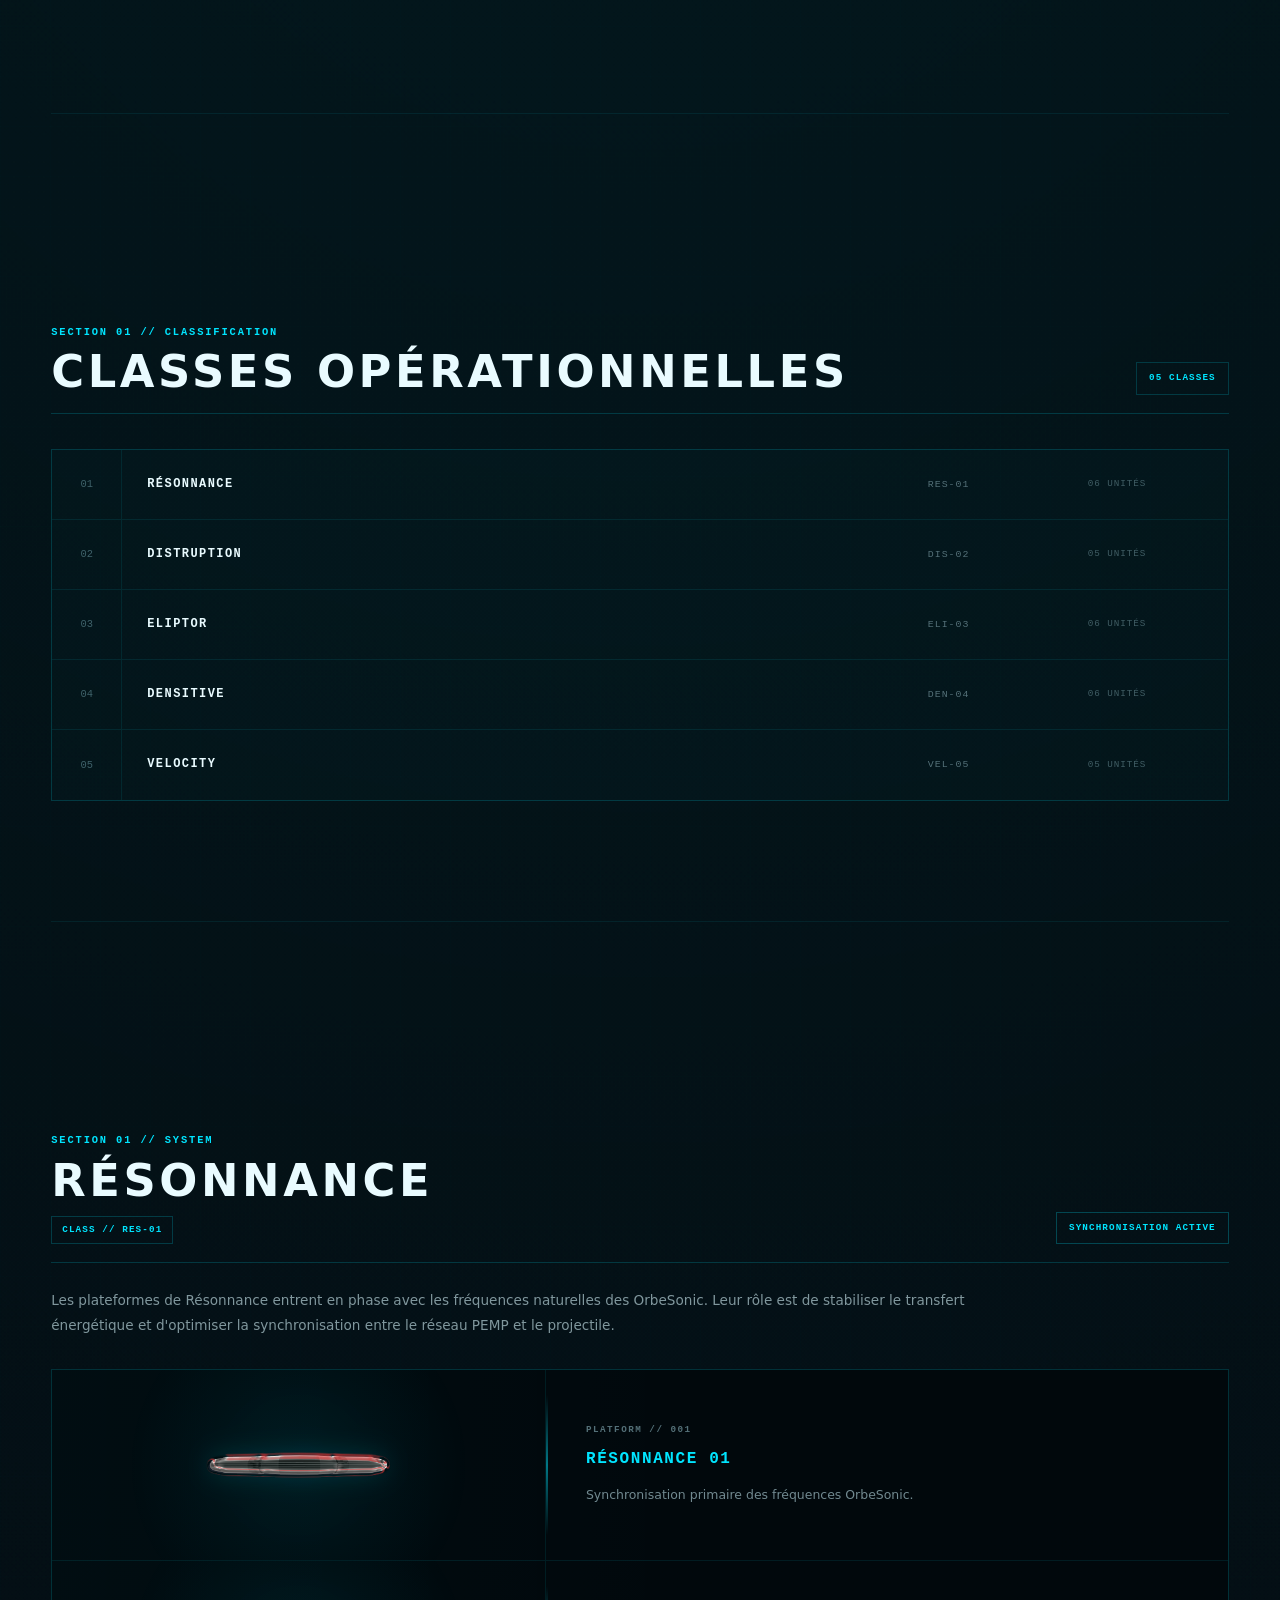
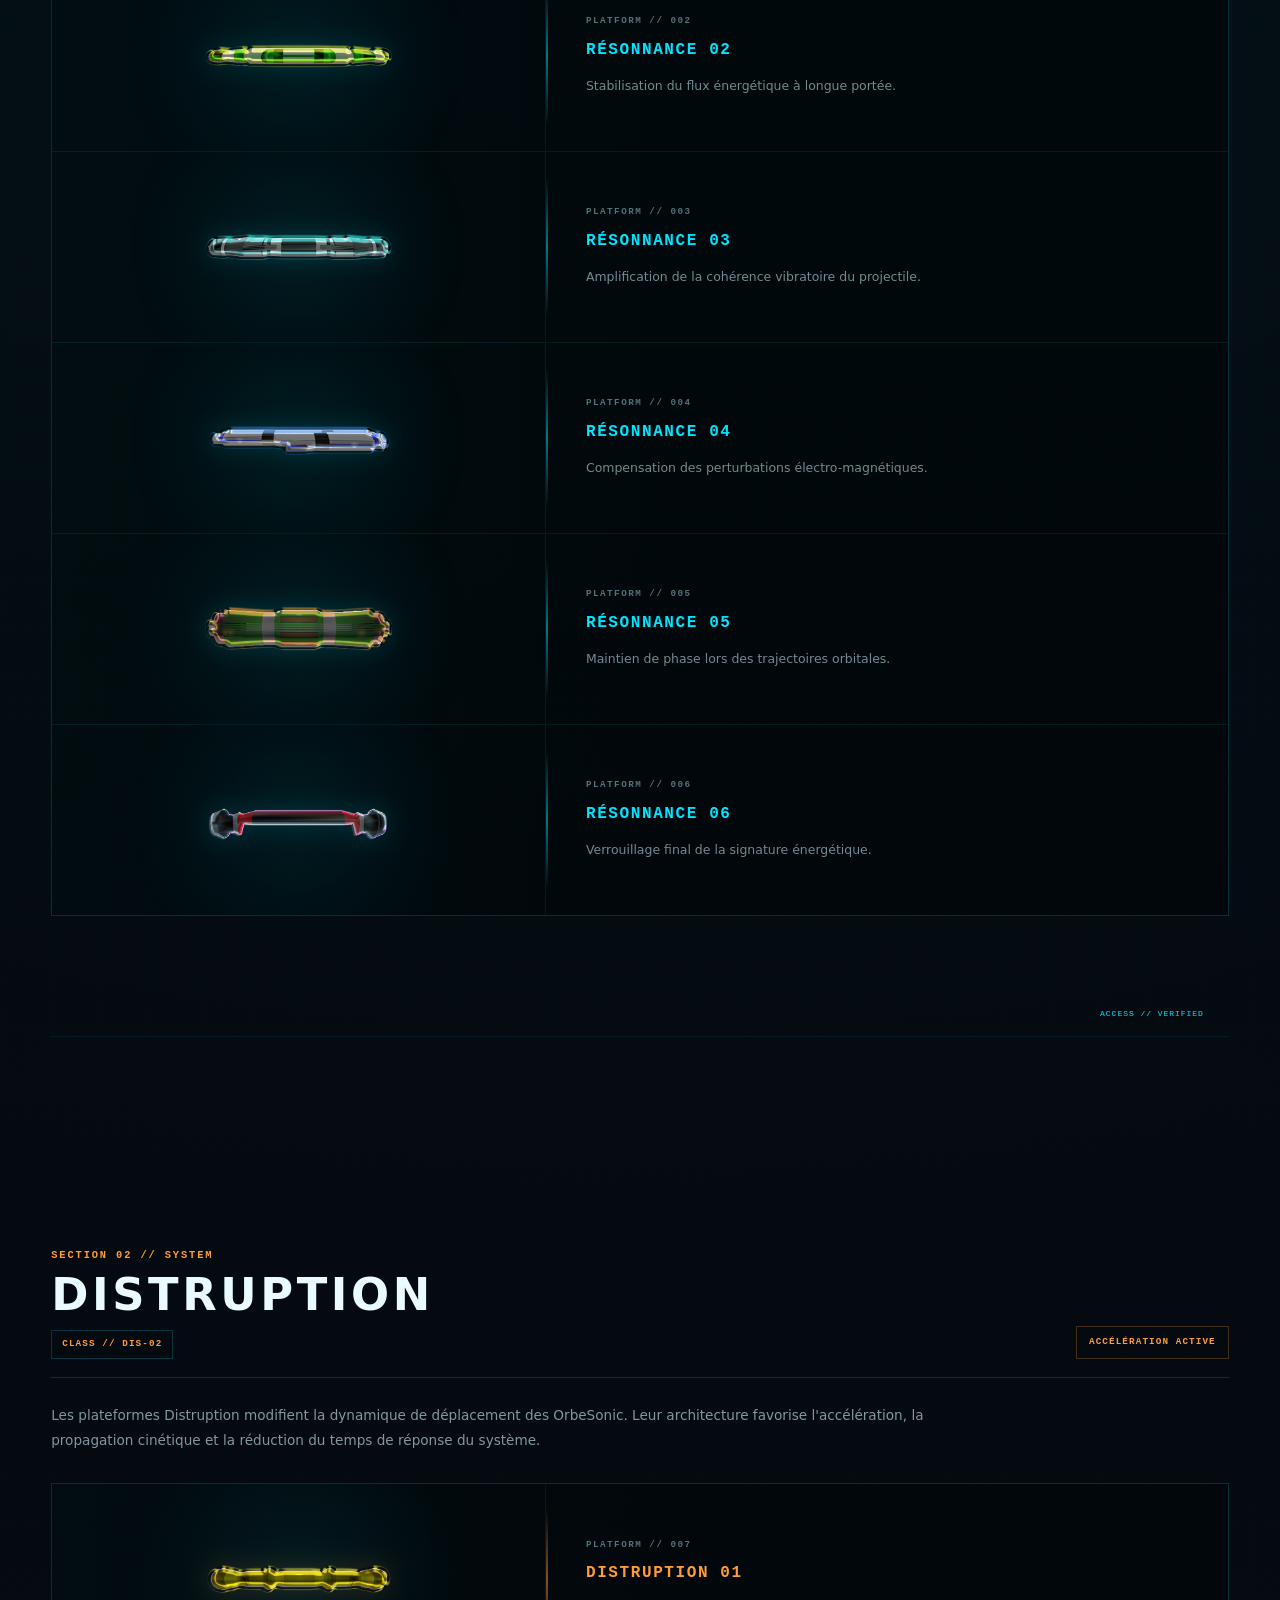
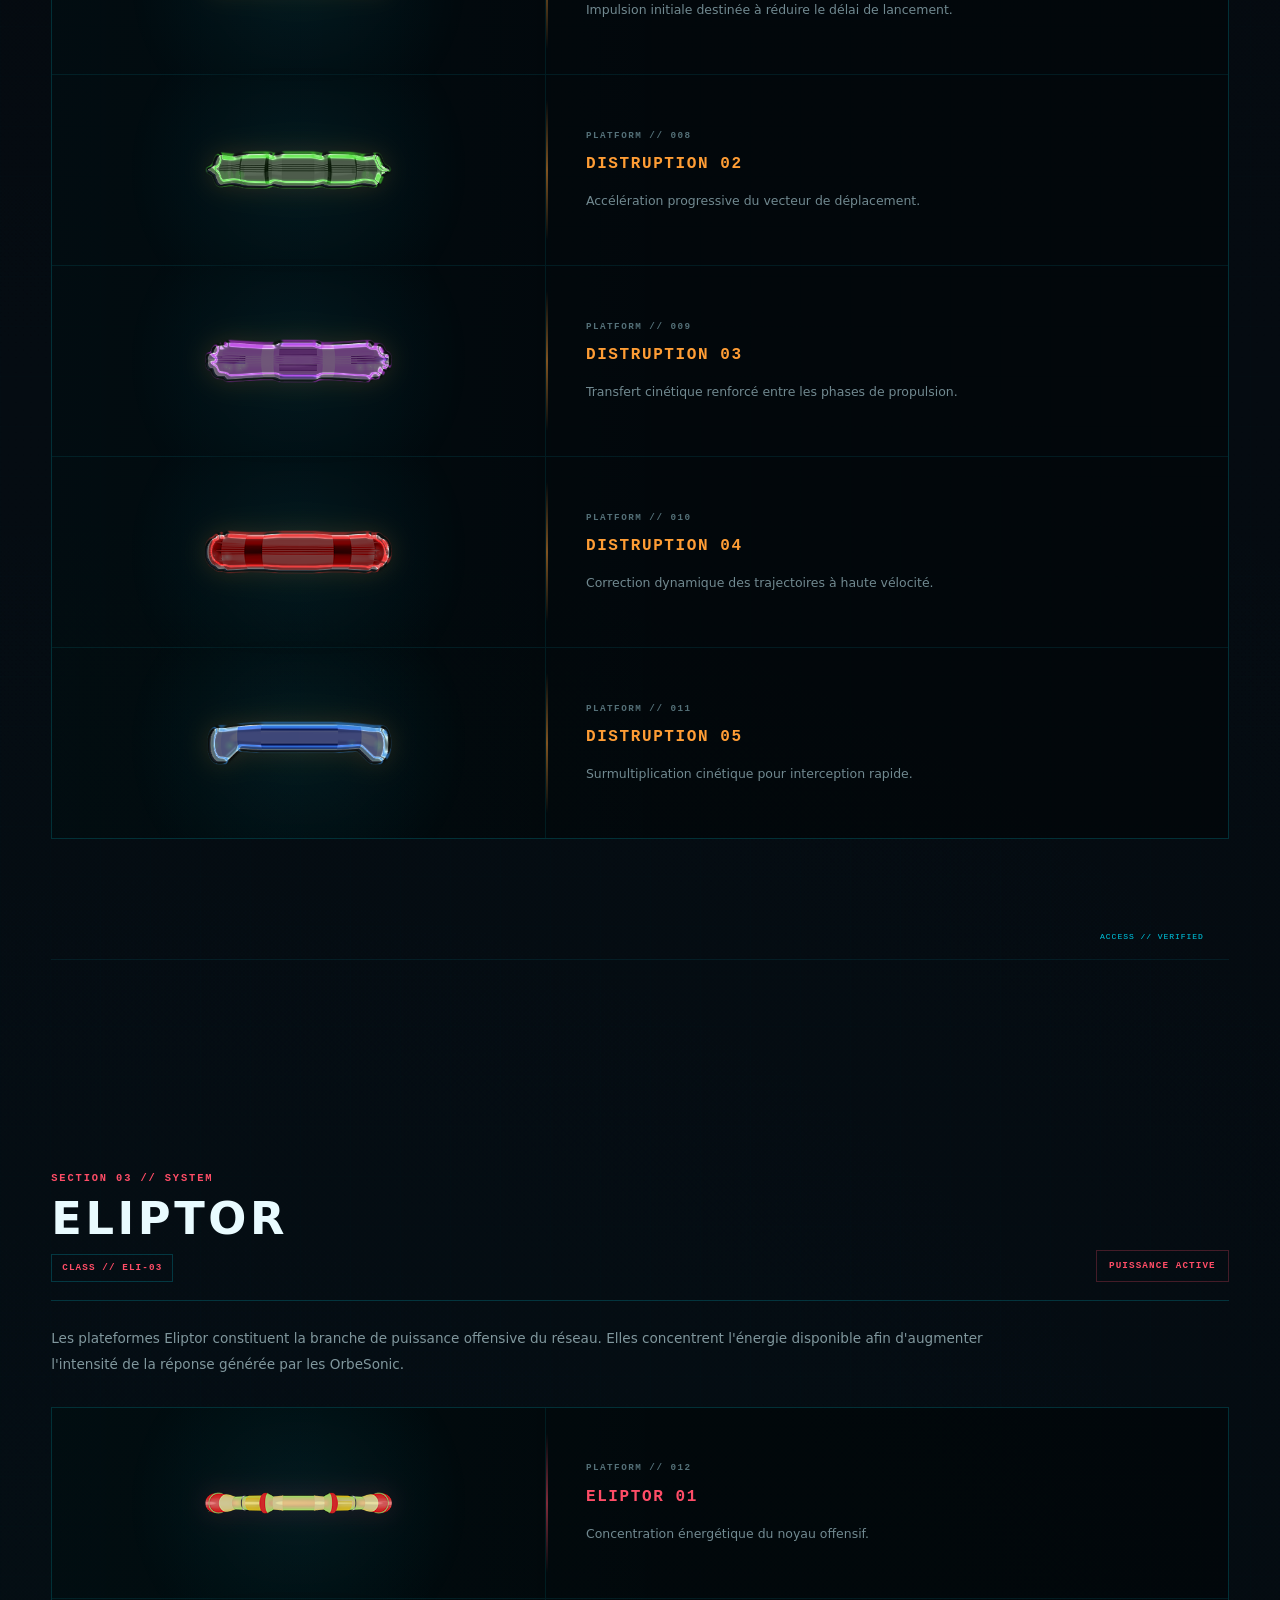
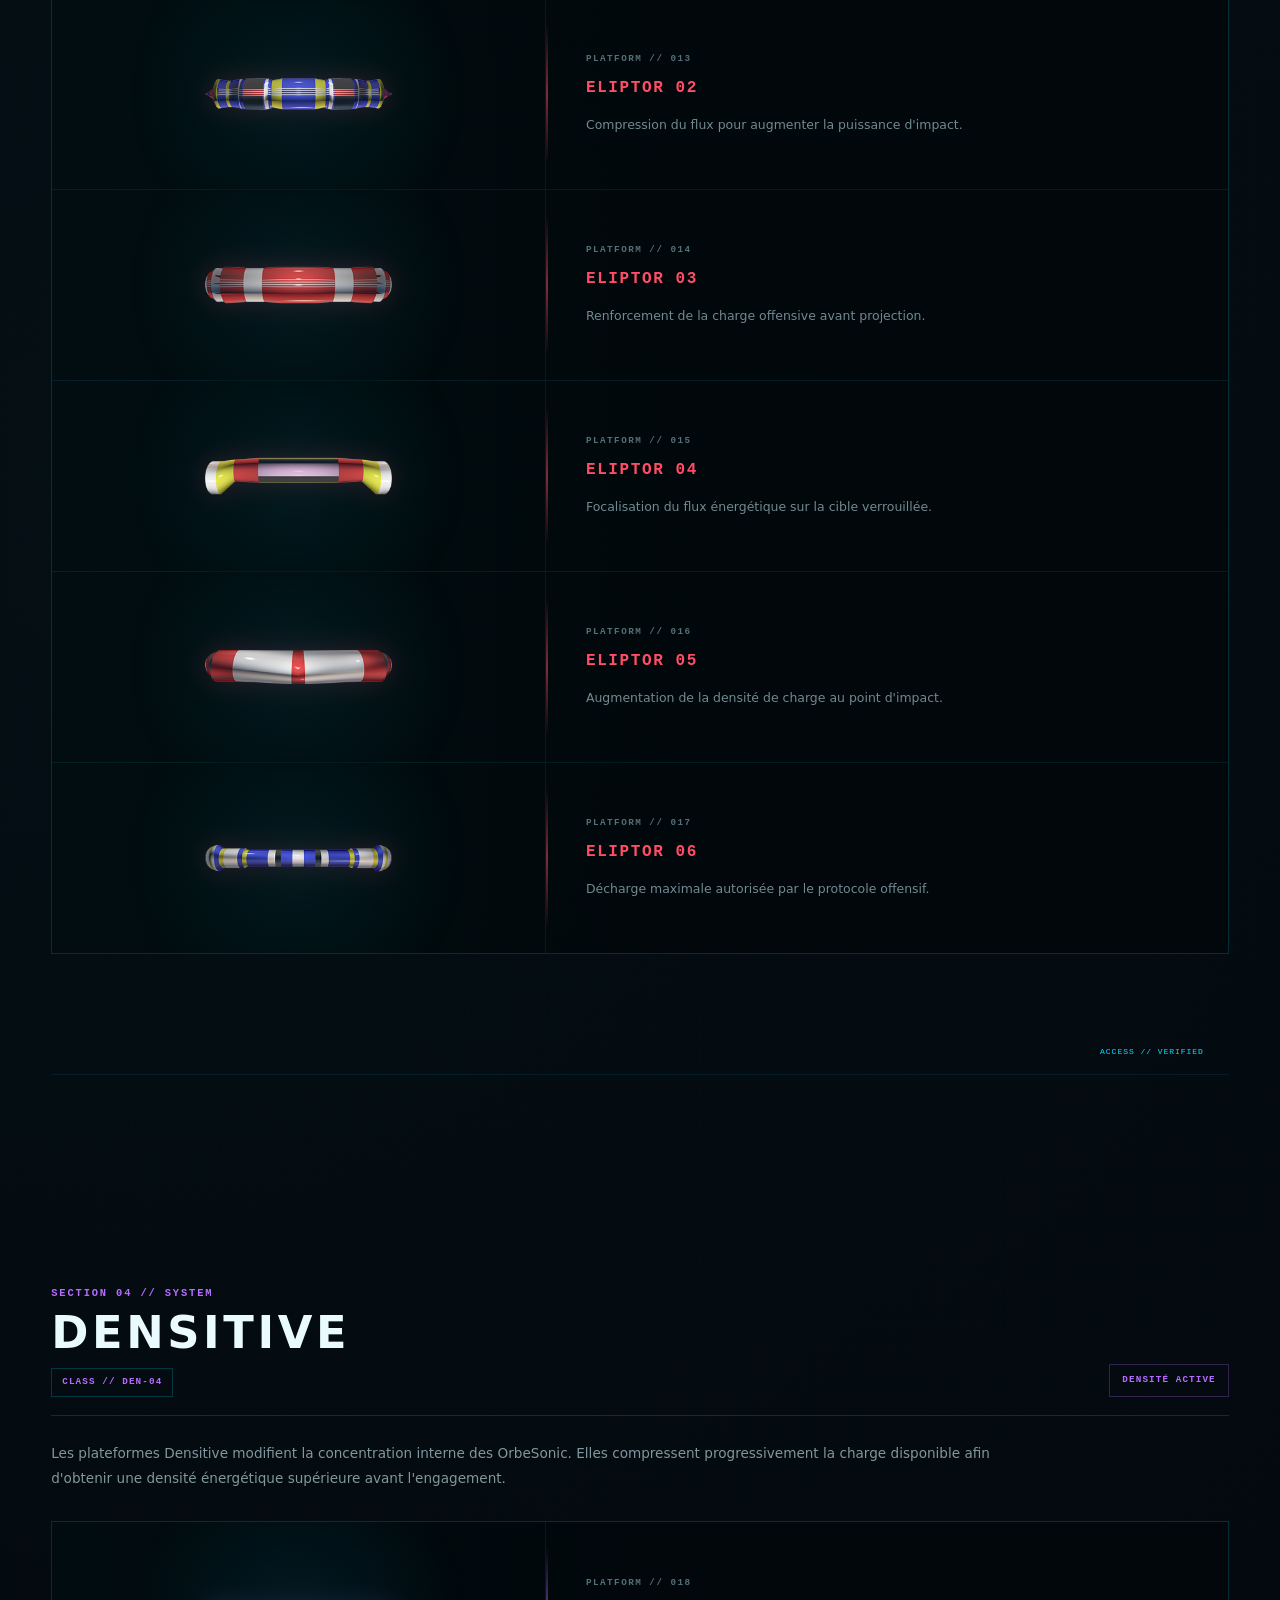
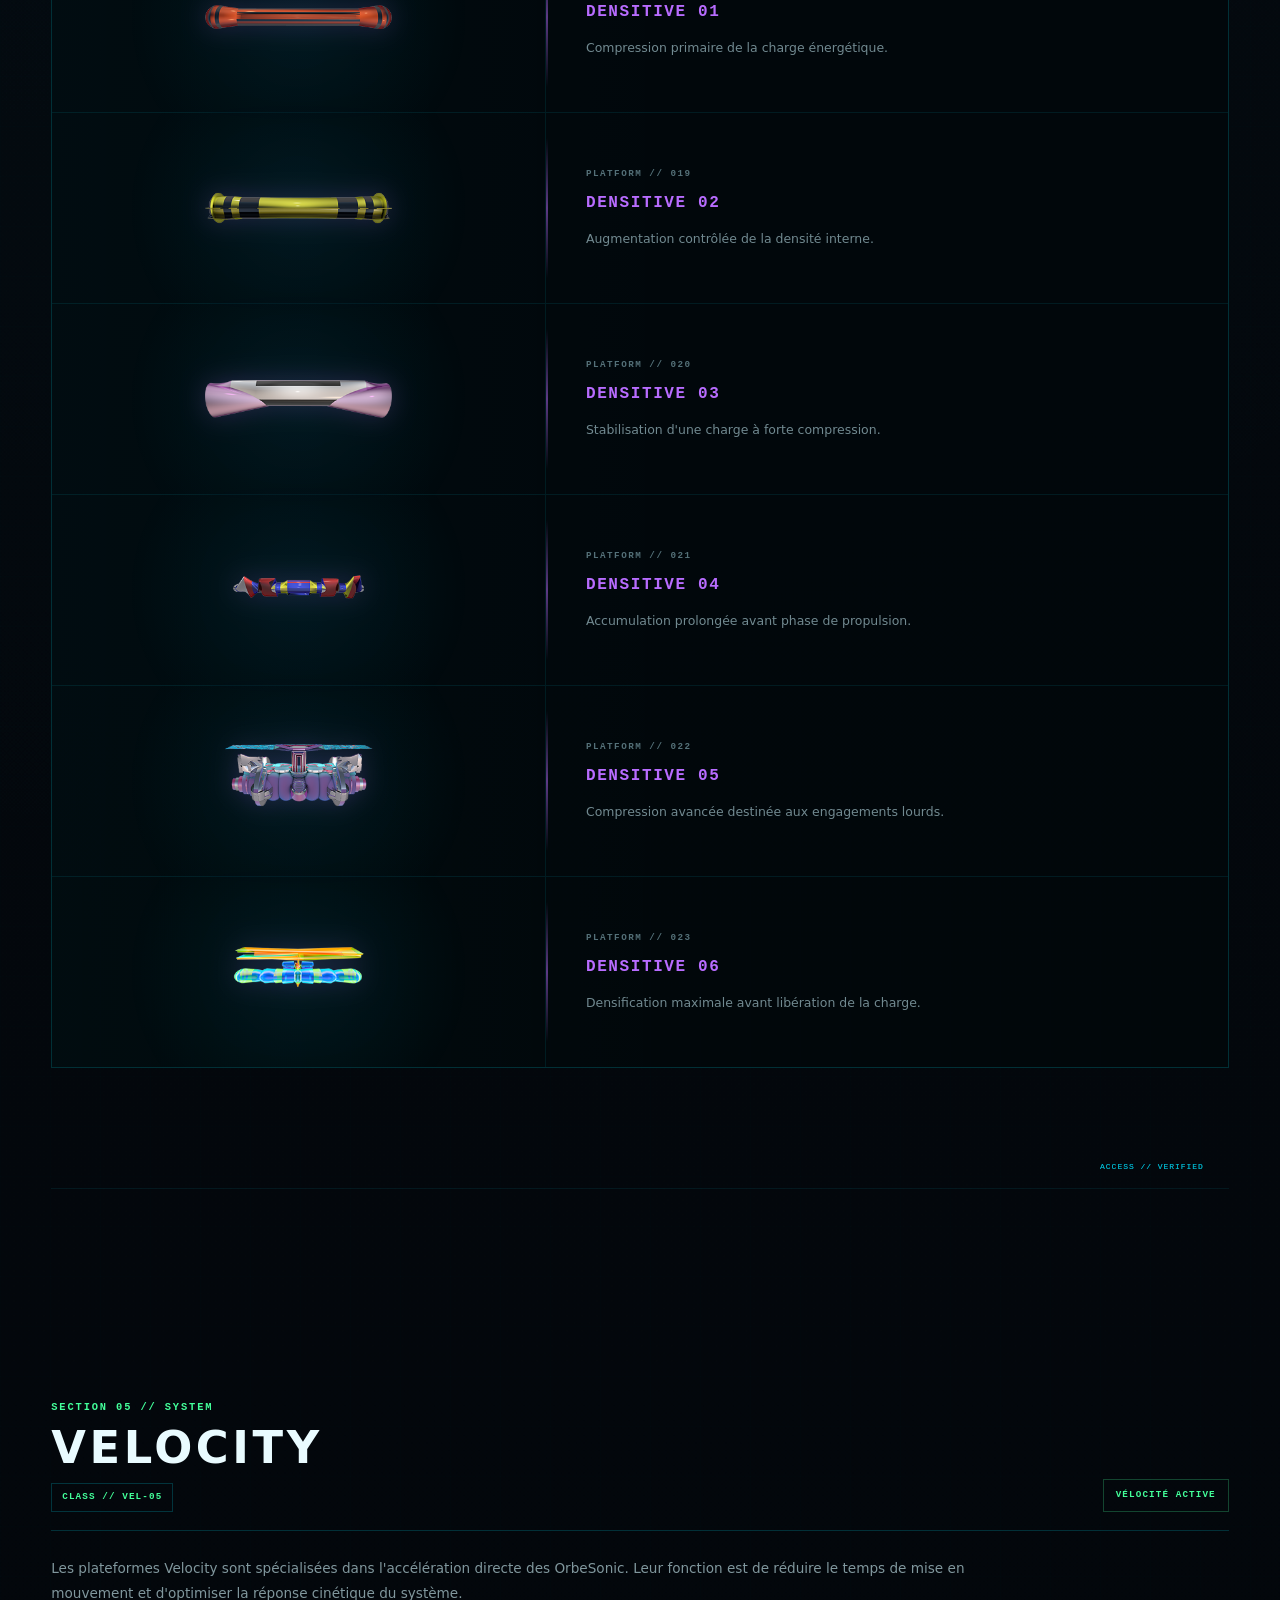
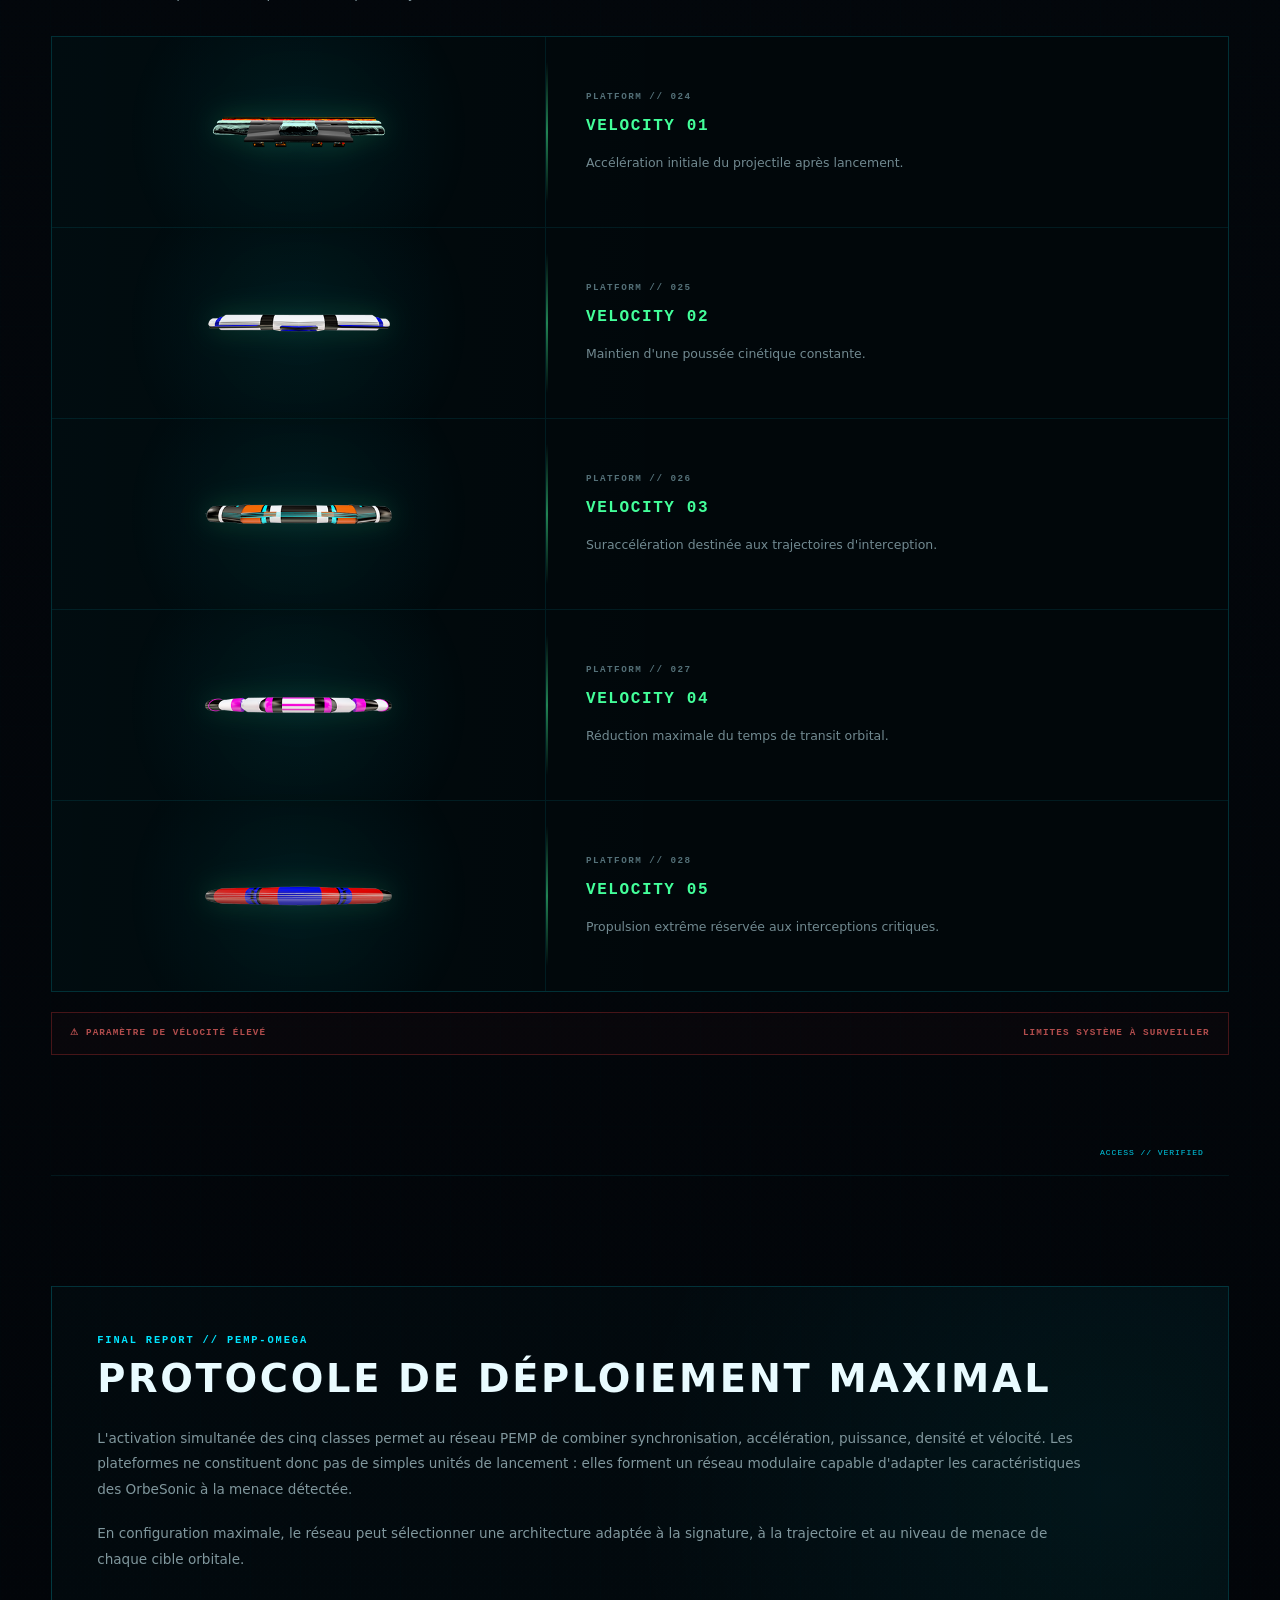
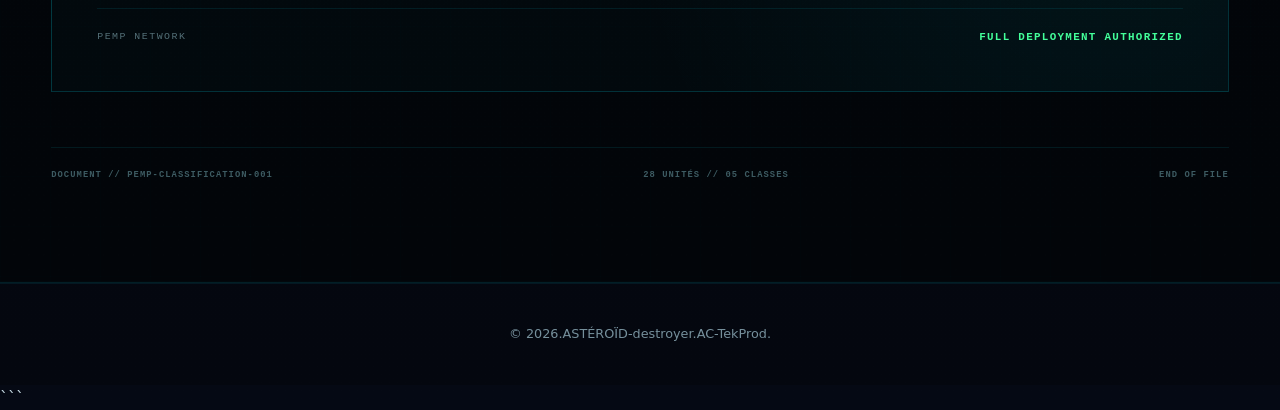
<file: pemp.html>
```
<!DOCTYPE html>
<html lang="fr">

<head>

    <meta charset="UTF-8">

    <meta
        name="viewport"
        content="width=device-width, initial-scale=1.0"
    >

    <meta
        name="description"
        content="PEMP — Dossier confidentiel de classification des plateformes électro-magnétiques propulsées."
    >

    <title>PEMP // DOSSIER CONFIDENTIEL</title>

    <link rel="stylesheet" href="css/style.css">
    <link rel="stylesheet" href="css/pemp.css">
    <link rel="stylesheet" href="css/responsive.css">

</head>

<body>

    <!-- =====================================================
         HEADER
         ===================================================== -->

    <header id="header">

        <nav class="navbar">

            <a
                href="index.html"
                class="logo"
            >
                ASTÉROÏD destroyer
            </a>

            <button
                class="menu-toggle"
                type="button"
                aria-label="Ouvrir le menu"
                aria-expanded="false"
                aria-controls="main-menu"
            >
                <span></span>
                <span></span>
                <span></span>
            </button>

            <div
                class="nav-menu"
                id="main-menu"
            >

                <a href="index.html" class="nav-link">
                    Accueil
                </a>

                <a href="jeu.html" class="nav-link">
                    Le jeu
                </a>

                <a href="medias.html" class="nav-link">
                    Médias
                </a>

                <a href="demo.html" class="nav-link">
                    Démo
                </a>

            </div>

        </nav>

    </header>

    <!-- =====================================================
         DOSSIER PEMP
         ===================================================== -->

    <main>

        <section id="pemp-page">

            <div class="pemp-container">

                <!-- =================================================
                     BANDEAU CLASSIFICATION
                     ================================================= -->

                <div class="pemp-classification">

                    <div class="pemp-classification-left">

                        <span class="pemp-classification-dot"></span>

                        <span>
                            PEMP // PLANETARY DEFENSE NETWORK
                        </span>

                    </div>

                    <div class="pemp-classification-right">

                        <span>
                            SECURITY LEVEL
                        </span>

                        <strong>
                            OMEGA // BLACK
                        </strong>

                    </div>

                </div>

                <!-- =================================================
                     EN-TÊTE DOSSIER
                     ================================================= -->

                <header class="pemp-header">

                    <div class="pemp-file-stamp">
                        CLASSIFIED
                    </div>

                    <span class="pemp-file-code">
                        FILE // PEMP-ORBITAL-DEFENSE-001
                    </span>

                    <p class="pemp-eyebrow">
                        PLANETARY EMERGENCY MANAGEMENT PROTOCOL
                    </p>

                    <h1>
                        PEMP
                    </h1>

                    <h2>
                        PLATEFORMES ÉLECTRO-MAGNÉTIQUES PROPULSÉES
                    </h2>

                    <p class="pemp-header-intro">
                        DOSSIER TECHNIQUE // ARCHITECTURE ORBITALE
                        // SYSTÈME DE DÉFENSE PLANÉTAIRE
                    </p>

                    <div class="pemp-header-line"></div>

                </header>

                <!-- =================================================
                     ALERTE CONFIDENTIALITÉ
                     ================================================= -->

                <div class="pemp-warning">

                    <div class="pemp-warning-symbol">
                        !
                    </div>

                    <div>

                        <strong>
                            ACCÈS RESTREINT // DOSSIER CONFIDENTIEL
                        </strong>

                        <p>
                            Les informations contenues dans ce fichier
                            concernent l'architecture opérationnelle
                            du système PEMP. Toute reproduction non
                            autorisée entraîne la révocation immédiate
                            des accès réseau.
                        </p>

                    </div>

                </div>

                <!-- =================================================
                     SYNTHÈSE SYSTÈME
                     ================================================= -->

                <section class="pemp-section pemp-overview">

                    <div class="pemp-section-heading">

                        <div>
                            <span class="pemp-section-number">
                                SECTION 00 // SYSTEM
                            </span>

                            <h2>
                                Architecture PEMP
                            </h2>
                        </div>

                        <span class="pemp-section-status">
                            CLASSIFIED
                        </span>

                    </div>

                    <div class="pemp-overview-grid">

                        <article class="pemp-overview-card">

                            <span>
                                DÉSIGNATION
                            </span>

                            <strong>
                                PEMP
                            </strong>

                            <p>
                                Plateformes Électro-Magnétiques Propulsées.
                            </p>

                        </article>

                        <article class="pemp-overview-card">

                            <span>
                                TYPE
                            </span>

                            <strong>
                                ORBITAL DEFENSE
                            </strong>

                            <p>
                                Réseau de plateformes de défense
                                et de projection énergétique.
                            </p>

                        </article>

                        <article class="pemp-overview-card">

                            <span>
                                UNITÉS
                            </span>

                            <strong>
                                28
                            </strong>

                            <p>
                                Unités actuellement répertoriées
                                dans les cinq classes opérationnelles.
                            </p>

                        </article>

                        <article class="pemp-overview-card">

                            <span>
                                ARMEMENT
                            </span>

                            <strong>
                                ORBESONIC
                            </strong>

                            <p>
                                Système de projection utilisé pour
                                l'interception des menaces orbitales.
                            </p>

                        </article>

                    </div>

                    <div class="pemp-overview-text">

                        <p>
                            Le <strong>PEMP</strong> est un système de
                            défense planétaire avancé combinant
                            plateformes orbitales, propulsion
                            électro-magnétique et unités OrbeSonic.
                            Son architecture permet d'étendre la zone
                            de défense autour de la planète et de
                            transformer chaque plateforme en point
                            stratégique du réseau.
                        </p>

                        <p>
                            Depuis sa création, le réseau PEMP est
                            utilisé pour surveiller les innombrables
                            météores et astéroïdes évoluant dans
                            l'environnement orbital terrestre.
                            Les plateformes constituent les relais
                            physiques du système : elles détectent,
                            canalisent, modifient et projettent
                            l'énergie nécessaire aux opérations
                            d'interception.
                        </p>

                        <p>
                            À la suite d'un événement spatial d'une
                            ampleur dévastatrice, le protocole PEMP
                            a été déployé dans sa configuration
                            maximale. L'ensemble des classes
                            opérationnelles a alors été autorisé
                            à fonctionner simultanément.
                        </p>

                    </div>

                </section>

                <!-- =================================================
                     CLASSIFICATION
                     ================================================= -->

                <section class="pemp-section pemp-classification-section">

                    <div class="pemp-section-heading">

                        <div>
                            <span class="pemp-section-number">
                                SECTION 01 // CLASSIFICATION
                            </span>

                            <h2>
                                Classes opérationnelles
                            </h2>
                        </div>

                        <span class="pemp-section-status">
                            05 CLASSES
                        </span>

                    </div>

                    <div class="pemp-class-list">

                        <div class="pemp-class-row">
                            <span>01</span>
                            <strong>RÉSONNANCE</strong>
                            <em>RES-01</em>
                            <small>06 UNITÉS</small>
                        </div>

                        <div class="pemp-class-row">
                            <span>02</span>
                            <strong>DISTRUPTION</strong>
                            <em>DIS-02</em>
                            <small>05 UNITÉS</small>
                        </div>

                        <div class="pemp-class-row">
                            <span>03</span>
                            <strong>ELIPTOR</strong>
                            <em>ELI-03</em>
                            <small>06 UNITÉS</small>
                        </div>

                        <div class="pemp-class-row">
                            <span>04</span>
                            <strong>DENSITIVE</strong>
                            <em>DEN-04</em>
                            <small>06 UNITÉS</small>
                        </div>

                        <div class="pemp-class-row">
                            <span>05</span>
                            <strong>VELOCITY</strong>
                            <em>VEL-05</em>
                            <small>05 UNITÉS</small>
                        </div>

                    </div>

                </section>

                <!-- =================================================
                     SECTION 01 — RÉSONNANCE
                     ================================================= -->

                <section class="pemp-platform-section pemp-resonnance">

                    <div class="pemp-section-heading">

                        <div>
                            <span class="pemp-section-number">
                                SECTION 01 // SYSTEM
                            </span>

                            <h2>
                                RÉSONNANCE
                            </h2>

                            <span class="pemp-class-code">
                                CLASS // RES-01
                            </span>
                        </div>

                        <span class="pemp-section-status">
                            SYNCHRONISATION ACTIVE
                        </span>

                    </div>

                    <p class="pemp-class-description">
                        Les plateformes de Résonnance entrent en phase
                        avec les fréquences naturelles des OrbeSonic.
                        Leur rôle est de stabiliser le transfert
                        énergétique et d'optimiser la synchronisation
                        entre le réseau PEMP et le projectile.
                    </p>

                    <div class="pemp-unit-grid">

                        <article class="pemp-unit">
                            <img src="img/plareformes/plateforme  (1).png" alt="Résonnance 01">
                            <div class="pemp-unit-info">
                                <span>PLATFORM // 001</span>
                                <strong>RÉSONNANCE 01</strong>
                                <p>Synchronisation primaire des fréquences OrbeSonic.</p>
                            </div>
                        </article>

                        <article class="pemp-unit">
                            <img src="img/plareformes/plateforme  (2).png" alt="Résonnance 02">
                            <div class="pemp-unit-info">
                                <span>PLATFORM // 002</span>
                                <strong>RÉSONNANCE 02</strong>
                                <p>Stabilisation du flux énergétique à longue portée.</p>
                            </div>
                        </article>

                        <article class="pemp-unit">
                            <img src="img/plareformes/plateforme  (3).png" alt="Résonnance 03">
                            <div class="pemp-unit-info">
                                <span>PLATFORM // 003</span>
                                <strong>RÉSONNANCE 03</strong>
                                <p>Amplification de la cohérence vibratoire du projectile.</p>
                            </div>
                        </article>

                        <article class="pemp-unit">
                            <img src="img/plareformes/plateforme  (4).png" alt="Résonnance 04">
                            <div class="pemp-unit-info">
                                <span>PLATFORM // 004</span>
                                <strong>RÉSONNANCE 04</strong>
                                <p>Compensation des perturbations électro-magnétiques.</p>
                            </div>
                        </article>

                        <article class="pemp-unit">
                            <img src="img/plareformes/plateforme  (5).png" alt="Résonnance 05">
                            <div class="pemp-unit-info">
                                <span>PLATFORM // 005</span>
                                <strong>RÉSONNANCE 05</strong>
                                <p>Maintien de phase lors des trajectoires orbitales.</p>
                            </div>
                        </article>

                        <article class="pemp-unit">
                            <img src="img/plareformes/plateforme  (6).png" alt="Résonnance 06">
                            <div class="pemp-unit-info">
                                <span>PLATFORM // 006</span>
                                <strong>RÉSONNANCE 06</strong>
                                <p>Verrouillage final de la signature énergétique.</p>
                            </div>
                        </article>

                    </div>

                </section>

                <!-- =================================================
                     SECTION 02 — DISTRUPTION
                     ================================================= -->

                <section class="pemp-platform-section pemp-distruption">

                    <div class="pemp-section-heading">

                        <div>
                            <span class="pemp-section-number">
                                SECTION 02 // SYSTEM
                            </span>

                            <h2>
                                DISTRUPTION
                            </h2>

                            <span class="pemp-class-code">
                                CLASS // DIS-02
                            </span>
                        </div>

                        <span class="pemp-section-status">
                            ACCÉLÉRATION ACTIVE
                        </span>

                    </div>

                    <p class="pemp-class-description">
                        Les plateformes Distruption modifient la dynamique
                        de déplacement des OrbeSonic. Leur architecture
                        favorise l'accélération, la propagation cinétique
                        et la réduction du temps de réponse du système.
                    </p>

                    <div class="pemp-unit-grid">

                        <article class="pemp-unit">
                            <img src="img/plareformes/plateforme  (7).png" alt="Distruption 01">
                            <div class="pemp-unit-info">
                                <span>PLATFORM // 007</span>
                                <strong>DISTRUPTION 01</strong>
                                <p>Impulsion initiale destinée à réduire le délai de lancement.</p>
                            </div>
                        </article>

                        <article class="pemp-unit">
                            <img src="img/plareformes/plateforme  (8).png" alt="Distruption 02">
                            <div class="pemp-unit-info">
                                <span>PLATFORM // 008</span>
                                <strong>DISTRUPTION 02</strong>
                                <p>Accélération progressive du vecteur de déplacement.</p>
                            </div>
                        </article>

                        <article class="pemp-unit">
                            <img src="img/plareformes/plateforme  (9).png" alt="Distruption 03">
                            <div class="pemp-unit-info">
                                <span>PLATFORM // 009</span>
                                <strong>DISTRUPTION 03</strong>
                                <p>Transfert cinétique renforcé entre les phases de propulsion.</p>
                            </div>
                        </article>

                        <article class="pemp-unit">
                            <img src="img/plareformes/plateforme  (10).png" alt="Distruption 04">
                            <div class="pemp-unit-info">
                                <span>PLATFORM // 010</span>
                                <strong>DISTRUPTION 04</strong>
                                <p>Correction dynamique des trajectoires à haute vélocité.</p>
                            </div>
                        </article>

                        <article class="pemp-unit">
                            <img src="img/plareformes/plateforme  (11).png" alt="Distruption 05">
                            <div class="pemp-unit-info">
                                <span>PLATFORM // 011</span>
                                <strong>DISTRUPTION 05</strong>
                                <p>Surmultiplication cinétique pour interception rapide.</p>
                            </div>
                        </article>

                    </div>

                </section>

                <!-- =================================================
                     SECTION 03 — ELIPTOR
                     ================================================= -->

                <section class="pemp-platform-section pemp-eliptor">

                    <div class="pemp-section-heading">

                        <div>
                            <span class="pemp-section-number">
                                SECTION 03 // SYSTEM
                            </span>

                            <h2>
                                ELIPTOR
                            </h2>

                            <span class="pemp-class-code">
                                CLASS // ELI-03
                            </span>
                        </div>

                        <span class="pemp-section-status">
                            PUISSANCE ACTIVE
                        </span>

                    </div>

                    <p class="pemp-class-description">
                        Les plateformes Eliptor constituent la branche
                        de puissance offensive du réseau. Elles concentrent
                        l'énergie disponible afin d'augmenter l'intensité
                        de la réponse générée par les OrbeSonic.
                    </p>

                    <div class="pemp-unit-grid">

                        <article class="pemp-unit">
                            <img src="img/plareformes/plateforme  (12).png" alt="Eliptor 01">
                            <div class="pemp-unit-info">
                                <span>PLATFORM // 012</span>
                                <strong>ELIPTOR 01</strong>
                                <p>Concentration énergétique du noyau offensif.</p>
                            </div>
                        </article>

                        <article class="pemp-unit">
                            <img src="img/plareformes/plateforme  (13).png" alt="Eliptor 02">
                            <div class="pemp-unit-info">
                                <span>PLATFORM // 013</span>
                                <strong>ELIPTOR 02</strong>
                                <p>Compression du flux pour augmenter la puissance d'impact.</p>
                            </div>
                        </article>

                        <article class="pemp-unit">
                            <img src="img/plareformes/plateforme  (14).png" alt="Eliptor 03">
                            <div class="pemp-unit-info">
                                <span>PLATFORM // 014</span>
                                <strong>ELIPTOR 03</strong>
                                <p>Renforcement de la charge offensive avant projection.</p>
                            </div>
                        </article>

                        <article class="pemp-unit">
                            <img src="img/plareformes/plateforme  (15).png" alt="Eliptor 04">
                            <div class="pemp-unit-info">
                                <span>PLATFORM // 015</span>
                                <strong>ELIPTOR 04</strong>
                                <p>Focalisation du flux énergétique sur la cible verrouillée.</p>
                            </div>
                        </article>

                        <article class="pemp-unit">
                            <img src="img/plareformes/plateforme  (16).png" alt="Eliptor 05">
                            <div class="pemp-unit-info">
                                <span>PLATFORM // 016</span>
                                <strong>ELIPTOR 05</strong>
                                <p>Augmentation de la densité de charge au point d'impact.</p>
                            </div>
                        </article>

                        <article class="pemp-unit">
                            <img src="img/plareformes/plateforme  (17).png" alt="Eliptor 06">
                            <div class="pemp-unit-info">
                                <span>PLATFORM // 017</span>
                                <strong>ELIPTOR 06</strong>
                                <p>Décharge maximale autorisée par le protocole offensif.</p>
                            </div>
                        </article>

                    </div>

                </section>

                <!-- =================================================
                     SECTION 04 — DENSITIVE
                     ================================================= -->

                <section class="pemp-platform-section pemp-densitive">

                    <div class="pemp-section-heading">

                        <div>
                            <span class="pemp-section-number">
                                SECTION 04 // SYSTEM
                            </span>

                            <h2>
                                DENSITIVE
                            </h2>

                            <span class="pemp-class-code">
                                CLASS // DEN-04
                            </span>
                        </div>

                        <span class="pemp-section-status">
                            DENSITÉ ACTIVE
                        </span>

                    </div>

                    <p class="pemp-class-description">
                        Les plateformes Densitive modifient la concentration
                        interne des OrbeSonic. Elles compressent progressivement
                        la charge disponible afin d'obtenir une densité
                        énergétique supérieure avant l'engagement.
                    </p>

                    <div class="pemp-unit-grid">

                        <article class="pemp-unit">
                            <img src="img/plareformes/plateforme  (18).png" alt="Densitive 01">
                            <div class="pemp-unit-info">
                                <span>PLATFORM // 018</span>
                                <strong>DENSITIVE 01</strong>
                                <p>Compression primaire de la charge énergétique.</p>
                            </div>
                        </article>

                        <article class="pemp-unit">
                            <img src="img/plareformes/plateforme  (19).png" alt="Densitive 02">
                            <div class="pemp-unit-info">
                                <span>PLATFORM // 019</span>
                                <strong>DENSITIVE 02</strong>
                                <p>Augmentation contrôlée de la densité interne.</p>
                            </div>
                        </article>

                        <article class="pemp-unit">
                            <img src="img/plareformes/plateforme  (20).png" alt="Densitive 03">
                            <div class="pemp-unit-info">
                                <span>PLATFORM // 020</span>
                                <strong>DENSITIVE 03</strong>
                                <p>Stabilisation d'une charge à forte compression.</p>
                            </div>
                        </article>

                        <article class="pemp-unit">
                            <img src="img/plareformes/plateforme  (21).png" alt="Densitive 04">
                            <div class="pemp-unit-info">
                                <span>PLATFORM // 021</span>
                                <strong>DENSITIVE 04</strong>
                                <p>Accumulation prolongée avant phase de propulsion.</p>
                            </div>
                        </article>

                        <article class="pemp-unit">
                            <img src="img/plareformes/plateforme  (22).png" alt="Densitive 05">
                            <div class="pemp-unit-info">
                                <span>PLATFORM // 022</span>
                                <strong>DENSITIVE 05</strong>
                                <p>Compression avancée destinée aux engagements lourds.</p>
                            </div>
                        </article>

                        <article class="pemp-unit">
                            <img src="img/plareformes/plateforme  (23).png" alt="Densitive 06">
                            <div class="pemp-unit-info">
                                <span>PLATFORM // 023</span>
                                <strong>DENSITIVE 06</strong>
                                <p>Densification maximale avant libération de la charge.</p>
                            </div>
                        </article>

                    </div>

                </section>

                <!-- =================================================
                     SECTION 05 — VELOCITY
                     ================================================= -->

                <section class="pemp-platform-section pemp-velocity">

                    <div class="pemp-section-heading">

                        <div>
                            <span class="pemp-section-number">
                                SECTION 05 // SYSTEM
                            </span>

                            <h2>
                                VELOCITY
                            </h2>

                            <span class="pemp-class-code">
                                CLASS // VEL-05
                            </span>
                        </div>

                        <span class="pemp-section-status">
                            VÉLOCITÉ ACTIVE
                        </span>

                    </div>

                    <p class="pemp-class-description">
                        Les plateformes Velocity sont spécialisées dans
                        l'accélération directe des OrbeSonic. Leur fonction
                        est de réduire le temps de mise en mouvement et
                        d'optimiser la réponse cinétique du système.
                    </p>

                    <div class="pemp-unit-grid">

                        <article class="pemp-unit">
                            <img src="img/plareformes/plateforme  (24).png" alt="Velocity 01">
                            <div class="pemp-unit-info">
                                <span>PLATFORM // 024</span>
                                <strong>VELOCITY 01</strong>
                                <p>Accélération initiale du projectile après lancement.</p>
                            </div>
                        </article>

                        <article class="pemp-unit">
                            <img src="img/plareformes/plateforme  (25).png" alt="Velocity 02">
                            <div class="pemp-unit-info">
                                <span>PLATFORM // 025</span>
                                <strong>VELOCITY 02</strong>
                                <p>Maintien d'une poussée cinétique constante.</p>
                            </div>
                        </article>

                        <article class="pemp-unit">
                            <img src="img/plareformes/plateforme  (26).png" alt="Velocity 03">
                            <div class="pemp-unit-info">
                                <span>PLATFORM // 026</span>
                                <strong>VELOCITY 03</strong>
                                <p>Suraccélération destinée aux trajectoires d'interception.</p>
                            </div>
                        </article>

                        <article class="pemp-unit">
                            <img src="img/plareformes/plateforme  (27).png" alt="Velocity 04">
                            <div class="pemp-unit-info">
                                <span>PLATFORM // 027</span>
                                <strong>VELOCITY 04</strong>
                                <p>Réduction maximale du temps de transit orbital.</p>
                            </div>
                        </article>

                        <article class="pemp-unit">
                            <img src="img/plareformes/plateforme  (28).png" alt="Velocity 05">
                            <div class="pemp-unit-info">
                                <span>PLATFORM // 028</span>
                                <strong>VELOCITY 05</strong>
                                <p>Propulsion extrême réservée aux interceptions critiques.</p>
                            </div>
                        </article>

                    </div>

                    <div class="pemp-critical-warning">

                        <span>
                            ⚠ PARAMÈTRE DE VÉLOCITÉ ÉLEVÉ
                        </span>

                        <span>
                            LIMITES SYSTÈME À SURVEILLER
                        </span>

                    </div>

                </section>

                <!-- =================================================
                     RAPPORT FINAL
                     ================================================= -->

                <section class="pemp-final-report">

                    <span class="pemp-section-number">
                        FINAL REPORT // PEMP-OMEGA
                    </span>

                    <h2>
                        PROTOCOLE DE DÉPLOIEMENT MAXIMAL
                    </h2>

                    <p>
                        L'activation simultanée des cinq classes permet
                        au réseau PEMP de combiner synchronisation,
                        accélération, puissance, densité et vélocité.
                        Les plateformes ne constituent donc pas de
                        simples unités de lancement : elles forment
                        un réseau modulaire capable d'adapter les
                        caractéristiques des OrbeSonic à la menace
                        détectée.
                    </p>

                    <p>
                        En configuration maximale, le réseau peut
                        sélectionner une architecture adaptée à la
                        signature, à la trajectoire et au niveau de
                        menace de chaque cible orbitale.
                    </p>

                    <div class="pemp-final-status">

                        <span>
                            PEMP NETWORK
                        </span>

                        <strong>
                            FULL DEPLOYMENT AUTHORIZED
                        </strong>

                    </div>

                </section>

                <!-- =================================================
                     FOOTER DOSSIER
                     ================================================= -->

                <div class="pemp-file-footer">

                    <span>
                        DOCUMENT // PEMP-CLASSIFICATION-001
                    </span>

                    <span>
                        28 UNITÉS // 05 CLASSES
                    </span>

                    <span>
                        END OF FILE
                    </span>

                </div>

            </div>

        </section>

    </main>

    <!-- =====================================================
         FOOTER
         ===================================================== -->

    <footer id="footer">

        <p>
            © 2026.ASTÉROÏD-destroyer.AC-TekProd.
        </p>

    </footer>

    <script
        type="module"
        src="js/main.js"
    ></script>

</body>

</html>
```
</file>
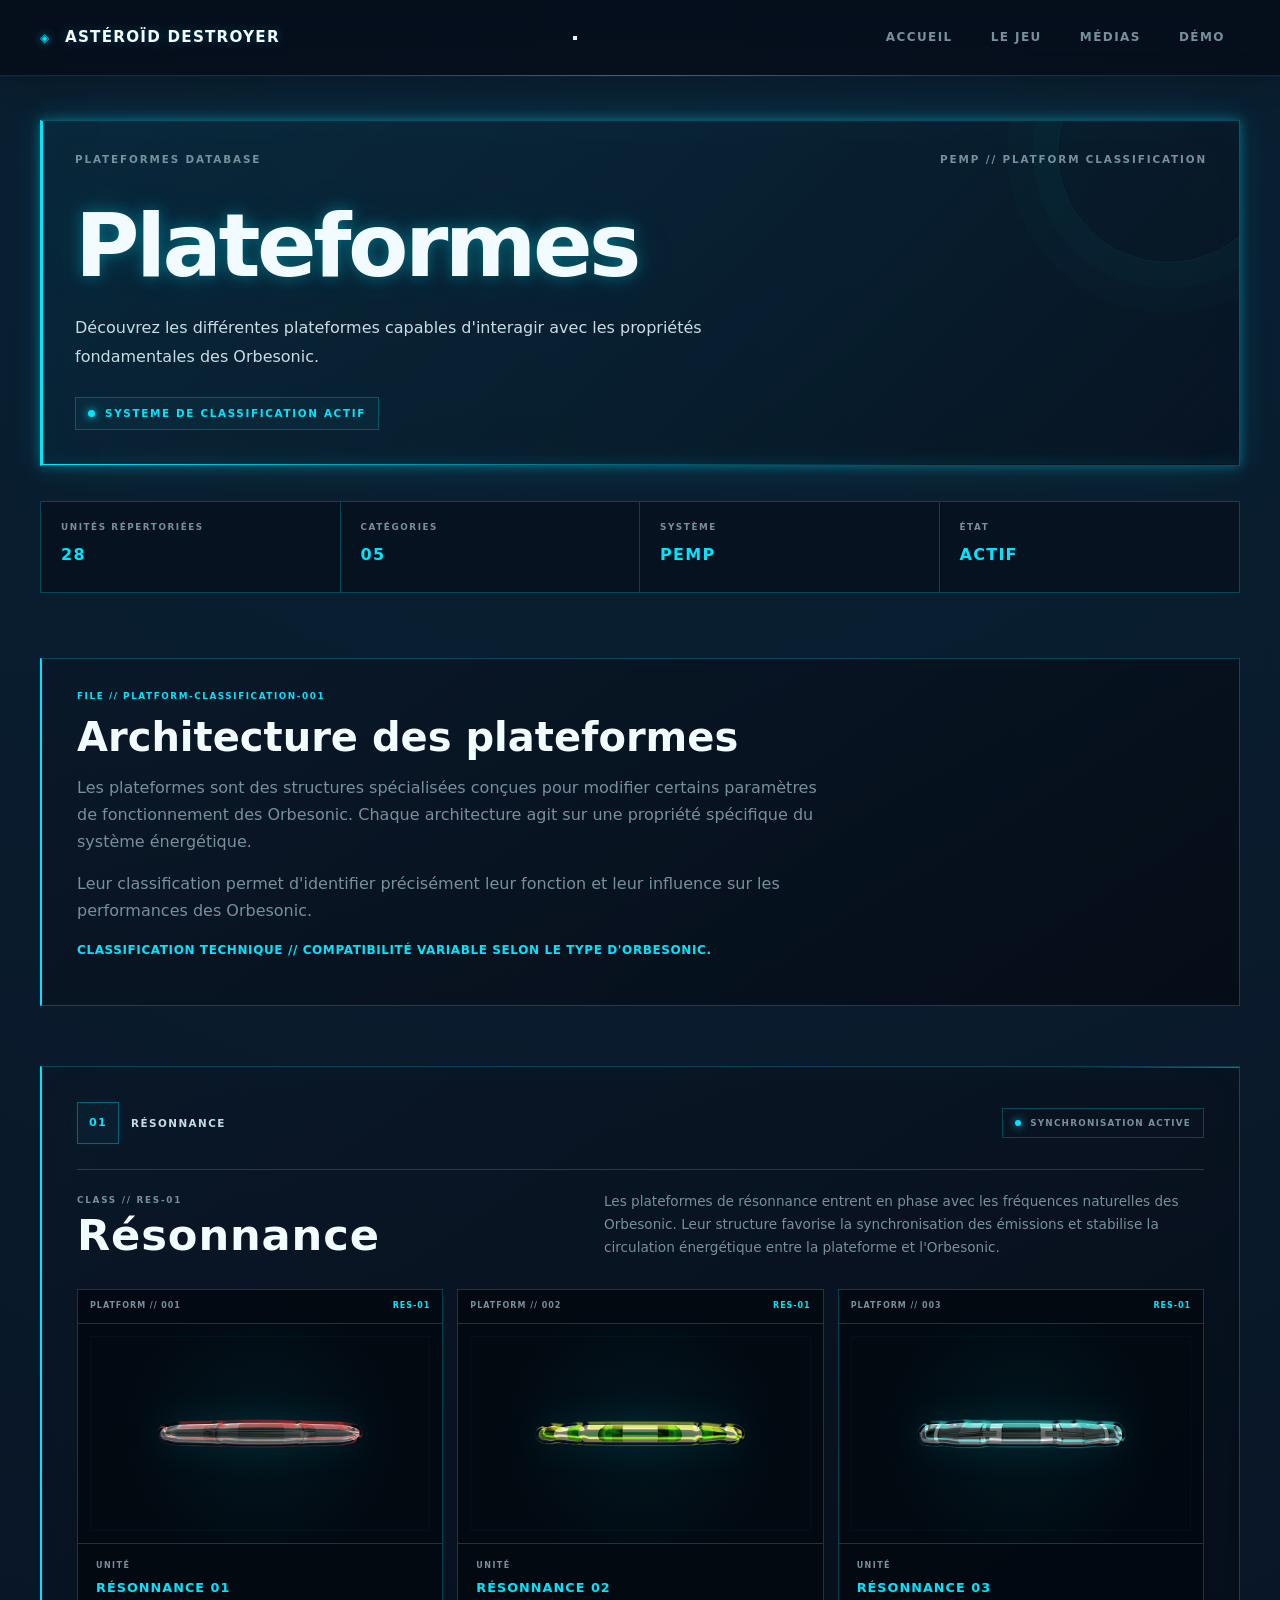
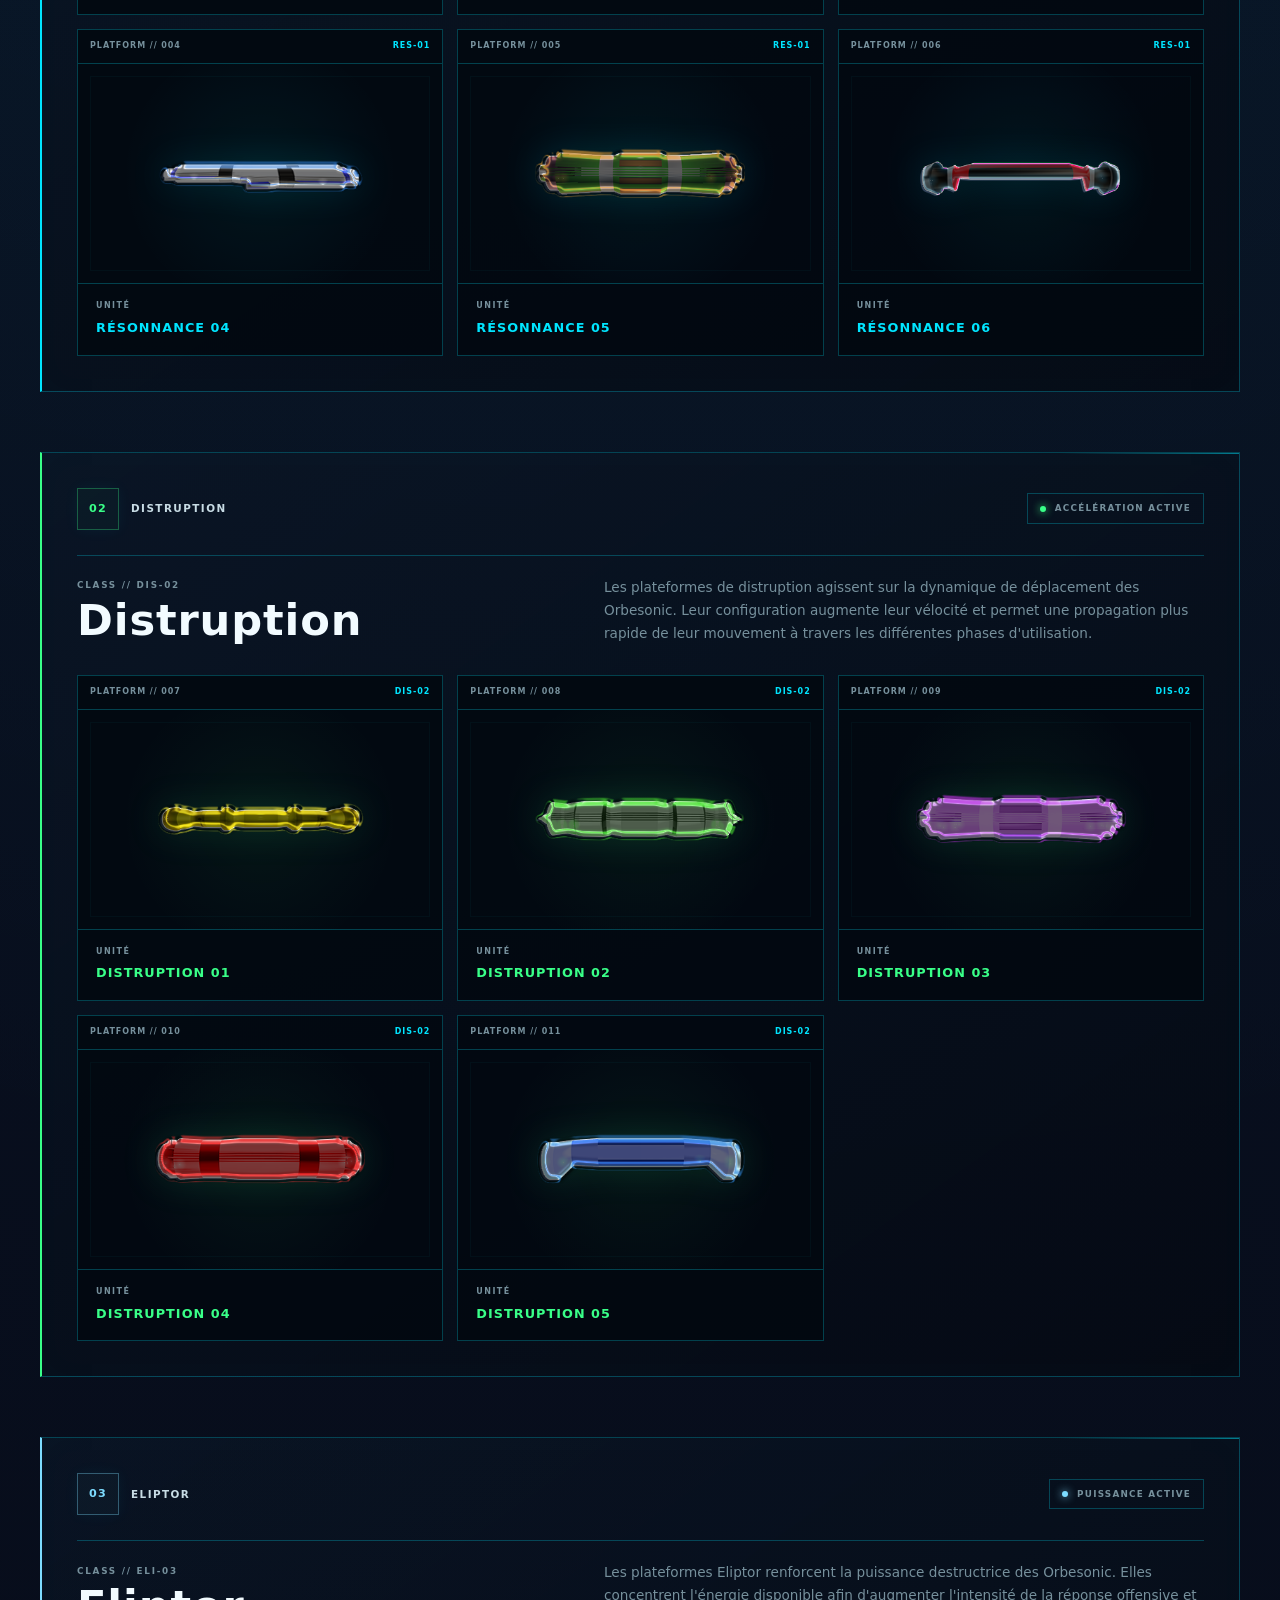
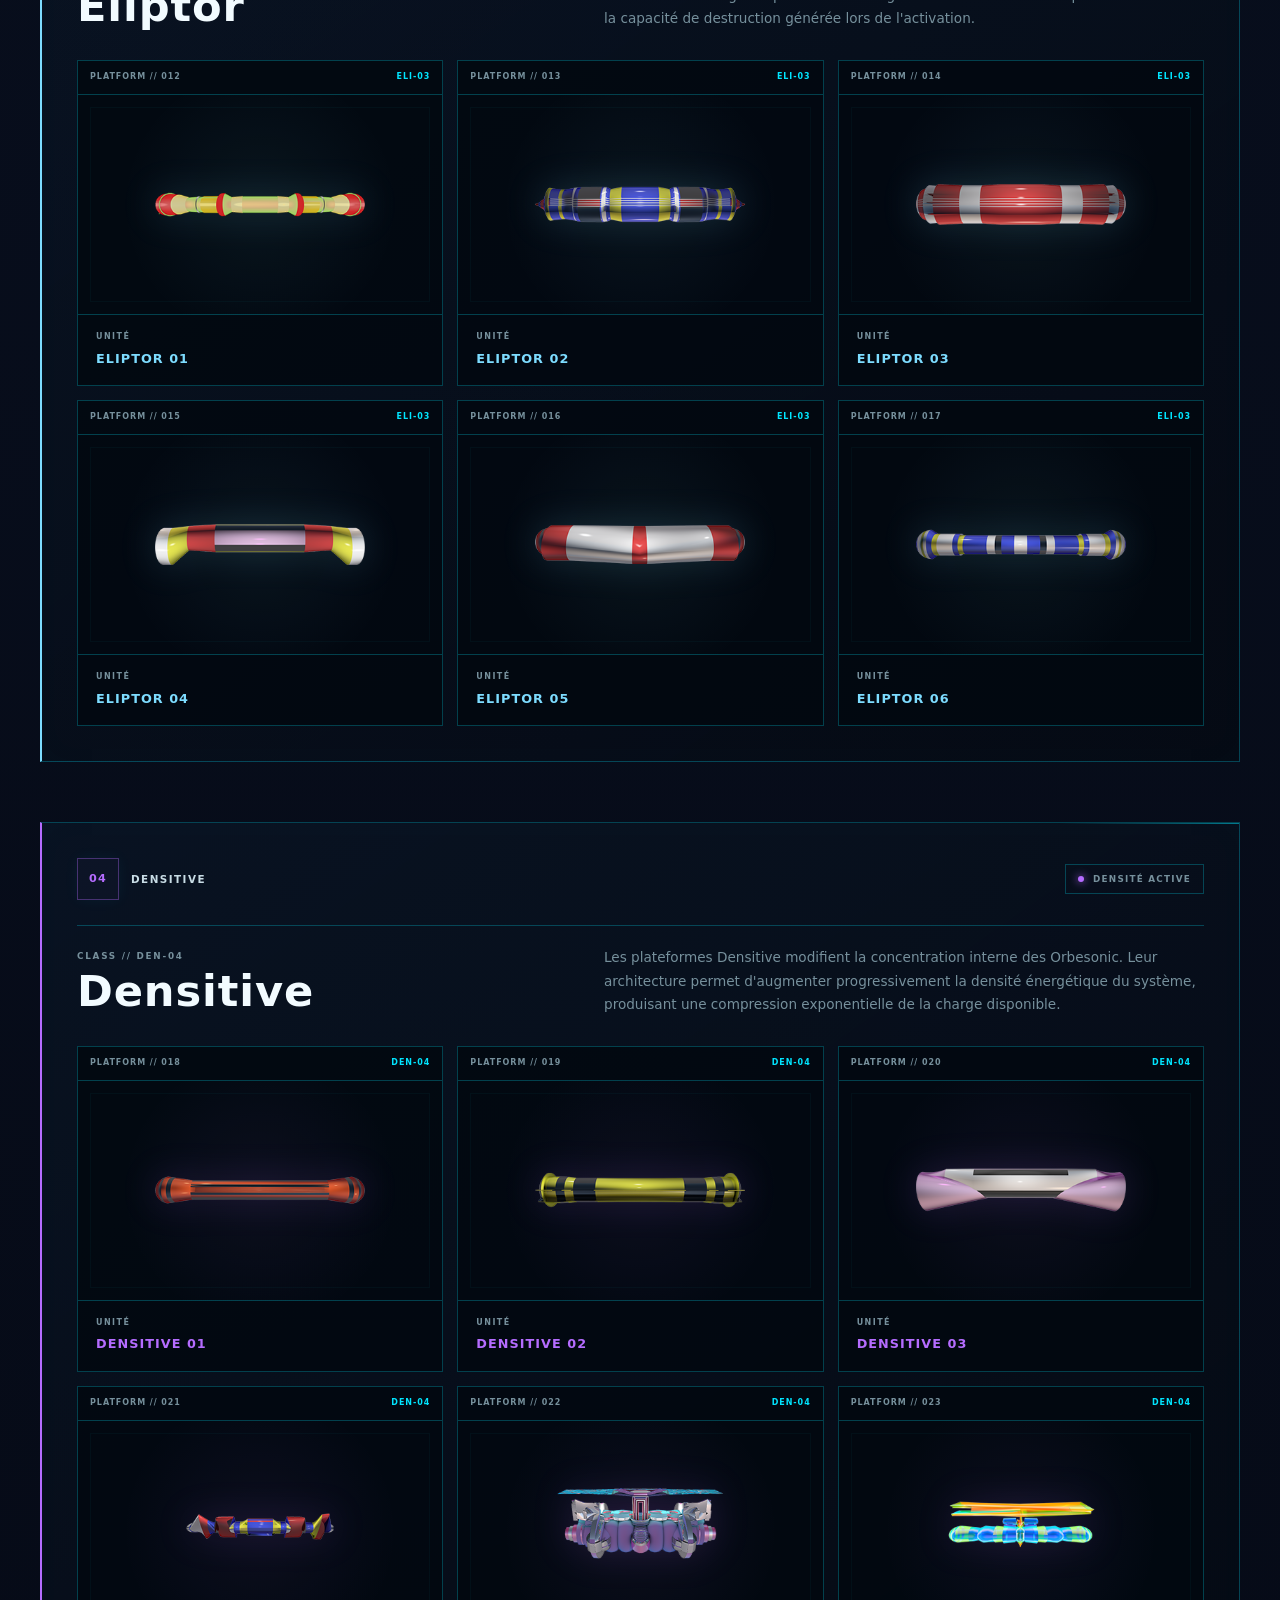
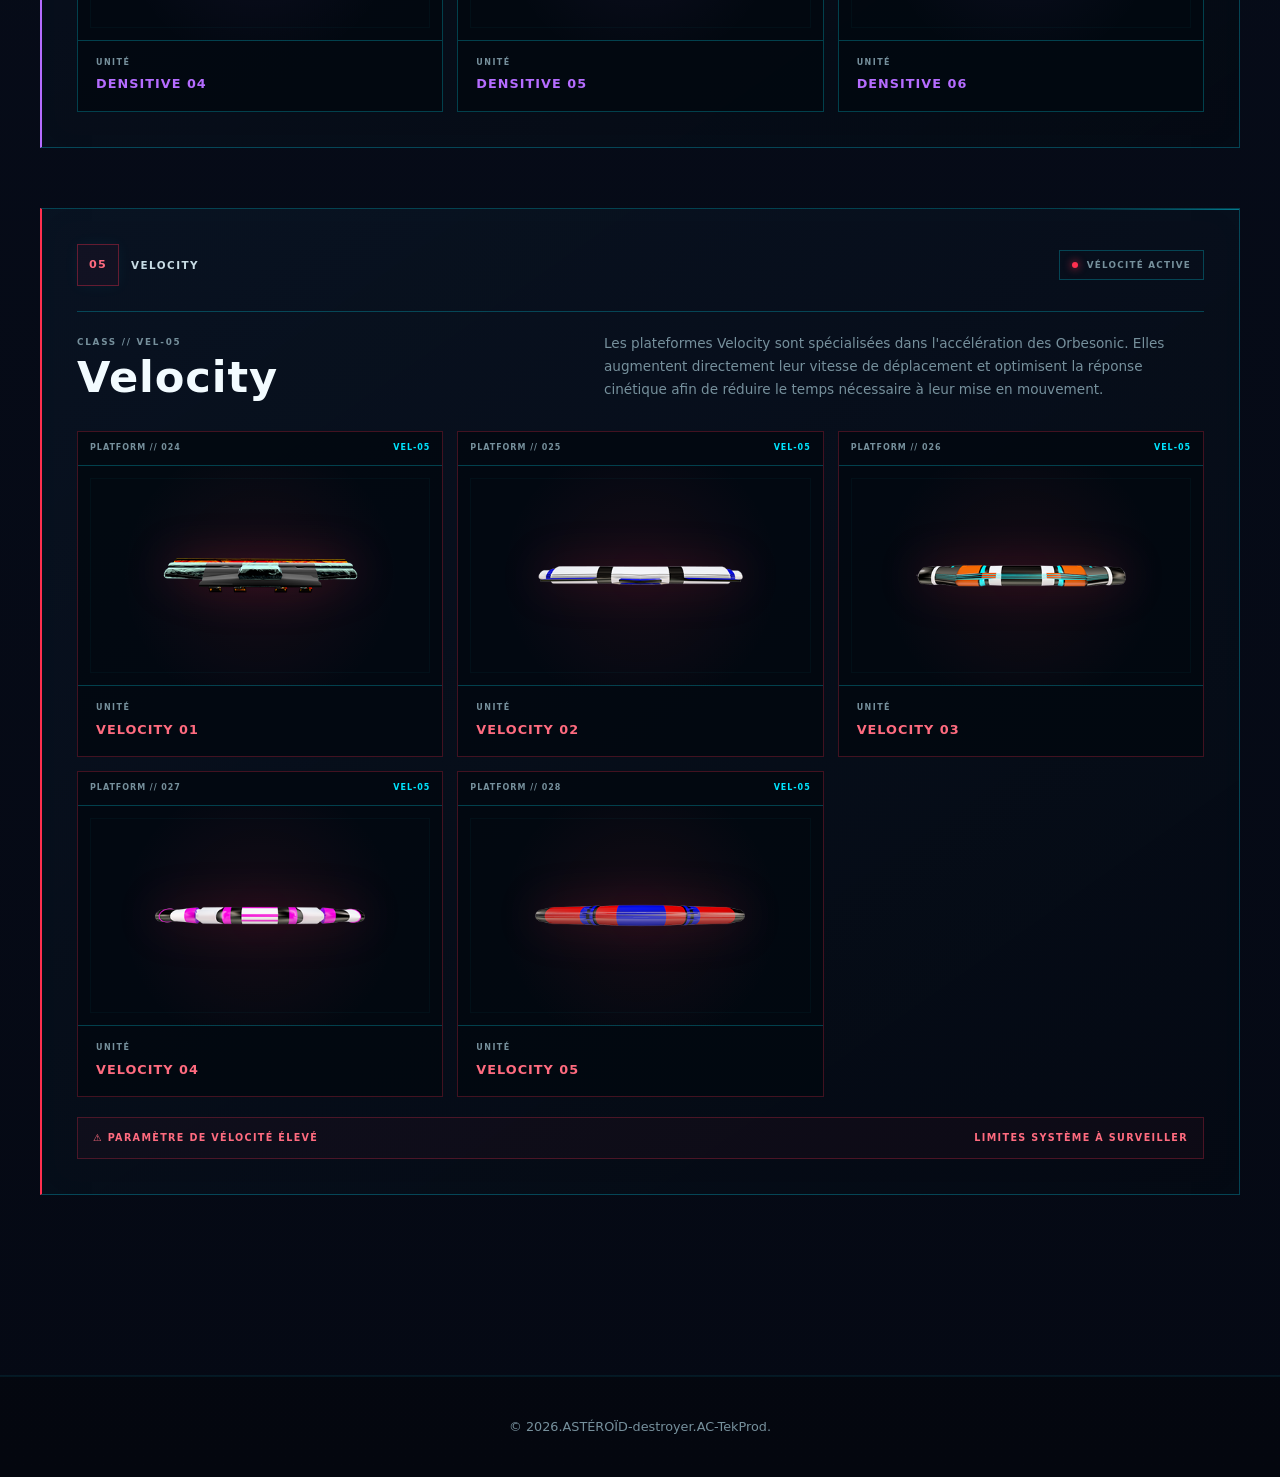
<file: plateformes.html>
<!DOCTYPE html>
<html lang="fr">

<head>

    <meta charset="UTF-8">

    <meta
        name="viewport"
        content="width=device-width, initial-scale=1.0"
    >

    <meta
        name="description"
        content="Découvrez les différentes plateformes d'ASTÉROÏD destroyer et leur influence sur les Orbesonic."
    >

    <title>Plateformes — ASTÉROÏD destroyer</title>

    <link rel="stylesheet" href="css/style.css">
    <link rel="stylesheet" href="css/plateformes.css"> 
    <link rel="stylesheet" href="css/responsive.css">
    

</head>


<body>

    <!-- NAVIGATION -->

    <header id="header">

        <nav class="navbar">

            <a
                href="index.html"
                class="logo"
            >
                ASTÉROÏD destroyer
            </a>


            <button
                class="menu-toggle"
                type="button"
                aria-label="Ouvrir le menu"
                aria-expanded="false"
                aria-controls="main-menu"
            >
                <span></span>
                <span></span>
                <span></span>
            </button>


            <div
                class="nav-menu"
                id="main-menu"
            >

                <a
                    href="index.html"
                    class="nav-link"
                >
                    Accueil
                </a>

                <a
                    href="jeu.html"
                    class="nav-link"
                >
                    Le jeu
                </a>

                <a
                    href="medias.html"
                    class="nav-link"
                >
                    Médias
                </a>

                <a
                    href="demo.html"
                    class="nav-link"
                >
                    Démo
                </a>

            </div>

        </nav>

    </header>


    <!-- CONTENU -->

    <main>

        <section id="asteroid-page">

            <div class="section-content">


                <!-- =====================================================
                     EN-TÊTE
                     ===================================================== -->

                <div class="platforms-header">

                    <div class="platforms-header-topline">

                        <span>
                            PLATEFORMES DATABASE
                        </span>

                        <span>
                            PEMP // PLATFORM CLASSIFICATION
                        </span>

                    </div>


                    <h1>
                        Plateformes
                    </h1>


                    <p class="platforms-header-intro">
                        Découvrez les différentes plateformes capables
                        d'interagir avec les propriétés fondamentales
                        des Orbesonic.
                    </p>


                    <div class="platforms-status">

                        <span class="status-dot"></span>

                        SYSTEME DE CLASSIFICATION ACTIF

                    </div>

                </div>


                <!-- =====================================================
                     VUE D'ENSEMBLE
                     ===================================================== -->

                <div class="platforms-meta">

                    <div>

                        <span>
                            UNITÉS RÉPERTORIÉES
                        </span>

                        <strong>
                            28
                        </strong>

                    </div>


                    <div>

                        <span>
                            CATÉGORIES
                        </span>

                        <strong>
                            05
                        </strong>

                    </div>


                    <div>

                        <span>
                            SYSTÈME
                        </span>

                        <strong>
                            PEMP
                        </strong>

                    </div>


                    <div>

                        <span>
                            ÉTAT
                        </span>

                        <strong>
                            ACTIF
                        </strong>

                    </div>

                </div>


                <!-- =====================================================
                     DOSSIER PRINCIPAL
                     ===================================================== -->

                <div class="platforms-database">


                    <!-- =================================================
                         INTRODUCTION
                         ================================================= -->

                    <div class="platforms-intro">

                        <span class="platforms-file-number">
                            FILE // PLATFORM-CLASSIFICATION-001
                        </span>


                        <h2>
                            Architecture des plateformes
                        </h2>


                        <p>
                            Les plateformes sont des structures
                            spécialisées conçues pour modifier certains
                            paramètres de fonctionnement des Orbesonic.
                            Chaque architecture agit sur une propriété
                            spécifique du système énergétique.
                        </p>


                        <p>
                            Leur classification permet d'identifier
                            précisément leur fonction et leur influence
                            sur les performances des Orbesonic.
                        </p>


                        <p class="platforms-warning">
                            CLASSIFICATION TECHNIQUE // COMPATIBILITÉ
                            VARIABLE SELON LE TYPE D'ORBESONIC.
                        </p>

                    </div>


                    <!-- =================================================
                         CATÉGORIE 01 — RÉSONNANCE
                         ================================================= -->

                    <section class="platforms-category category-resonnance">


                        <div class="category-header">

                            <div class="category-marker">

                                <span>
                                    01
                                </span>

                                RÉSONNANCE

                            </div>


                            <div class="category-status">

                                <span class="category-status-dot"></span>

                                SYNCHRONISATION ACTIVE

                            </div>

                        </div>


                        <div class="category-title">

                            <div>

                                <span class="category-code">
                                    CLASS // RES-01
                                </span>

                                <h2>
                                    Résonnance
                                </h2>

                            </div>


                            <p>
                                Les plateformes de résonnance entrent
                                en phase avec les fréquences naturelles
                                des Orbesonic. Leur structure favorise
                                la synchronisation des émissions et
                                stabilise la circulation énergétique
                                entre la plateforme et l'Orbesonic.
                            </p>

                        </div>


                        <div class="platforms-grid">


                            <!-- PLATEFORME 01 -->

                            <article class="platform-card">

                                <div class="platform-card-top">

                                    <span>
                                        PLATFORM // 001
                                    </span>

                                    <span>
                                        RES-01
                                    </span>

                                </div>


                                <div class="platform-card-image">

                                    <img
                                        src="img/plareformes/plateforme  (1).png"
                                        alt="Plateforme 1"
                                    >

                                </div>


                                <div class="platform-card-info">

                                    <span>
                                        UNITÉ
                                    </span>

                                    <strong>
                                        RÉSONNANCE 01
                                    </strong>

                                </div>

                            </article>


                            <!-- PLATEFORME 02 -->

                            <article class="platform-card">

                                <div class="platform-card-top">

                                    <span>
                                        PLATFORM // 002
                                    </span>

                                    <span>
                                        RES-01
                                    </span>

                                </div>


                                <div class="platform-card-image">

                                    <img
                                        src="img/plareformes/plateforme  (2).png"
                                        alt="Plateforme 2"
                                    >

                                </div>


                                <div class="platform-card-info">

                                    <span>
                                        UNITÉ
                                    </span>

                                    <strong>
                                        RÉSONNANCE 02
                                    </strong>

                                </div>

                            </article>


                            <!-- PLATEFORME 03 -->

                            <article class="platform-card">

                                <div class="platform-card-top">

                                    <span>
                                        PLATFORM // 003
                                    </span>

                                    <span>
                                        RES-01
                                    </span>

                                </div>


                                <div class="platform-card-image">

                                    <img
                                        src="img/plareformes/plateforme  (3).png"
                                        alt="Plateforme 3"
                                    >

                                </div>


                                <div class="platform-card-info">

                                    <span>
                                        UNITÉ
                                    </span>

                                    <strong>
                                        RÉSONNANCE 03
                                    </strong>

                                </div>

                            </article>


                            <!-- PLATEFORME 04 -->

                            <article class="platform-card">

                                <div class="platform-card-top">

                                    <span>
                                        PLATFORM // 004
                                    </span>

                                    <span>
                                        RES-01
                                    </span>

                                </div>


                                <div class="platform-card-image">

                                    <img
                                        src="img/plareformes/plateforme  (4).png"
                                        alt="Plateforme 4"
                                    >

                                </div>


                                <div class="platform-card-info">

                                    <span>
                                        UNITÉ
                                    </span>

                                    <strong>
                                        RÉSONNANCE 04
                                    </strong>

                                </div>

                            </article>


                            <!-- PLATEFORME 05 -->

                            <article class="platform-card">

                                <div class="platform-card-top">

                                    <span>
                                        PLATFORM // 005
                                    </span>

                                    <span>
                                        RES-01
                                    </span>

                                </div>


                                <div class="platform-card-image">

                                    <img
                                        src="img/plareformes/plateforme  (5).png"
                                        alt="Plateforme 5"
                                    >

                                </div>


                                <div class="platform-card-info">

                                    <span>
                                        UNITÉ
                                    </span>

                                    <strong>
                                        RÉSONNANCE 05
                                    </strong>

                                </div>

                            </article>


                            <!-- PLATEFORME 06 -->

                            <article class="platform-card">

                                <div class="platform-card-top">

                                    <span>
                                        PLATFORM // 006
                                    </span>

                                    <span>
                                        RES-01
                                    </span>

                                </div>


                                <div class="platform-card-image">

                                    <img
                                        src="img/plareformes/plateforme  (6).png"
                                        alt="Plateforme 6"
                                    >

                                </div>


                                <div class="platform-card-info">

                                    <span>
                                        UNITÉ
                                    </span>

                                    <strong>
                                        RÉSONNANCE 06
                                    </strong>

                                </div>

                            </article>

                        </div>

                    </section>


                    <!-- =================================================
                         CATÉGORIE 02 — DISTRUPTION
                         ================================================= -->

                    <section class="platforms-category category-distruption">


                        <div class="category-header">

                            <div class="category-marker">

                                <span>
                                    02
                                </span>

                                DISTRUPTION

                            </div>


                            <div class="category-status">

                                <span class="category-status-dot"></span>

                                ACCÉLÉRATION ACTIVE

                            </div>

                        </div>


                        <div class="category-title">

                            <div>

                                <span class="category-code">
                                    CLASS // DIS-02
                                </span>

                                <h2>
                                    Distruption
                                </h2>

                            </div>


                            <p>
                                Les plateformes de distruption agissent
                                sur la dynamique de déplacement des
                                Orbesonic. Leur configuration augmente
                                leur vélocité et permet une propagation
                                plus rapide de leur mouvement à travers
                                les différentes phases d'utilisation.
                            </p>

                        </div>


                        <div class="platforms-grid">


                            <!-- PLATEFORME 07 -->

                            <article class="platform-card">

                                <div class="platform-card-top">
                                    <span>PLATFORM // 007</span>
                                    <span>DIS-02</span>
                                </div>

                                <div class="platform-card-image">

                                    <img
                                        src="img/plareformes/plateforme  (7).png"
                                        alt="Plateforme 7"
                                    >

                                </div>

                                <div class="platform-card-info">
                                    <span>UNITÉ</span>
                                    <strong>DISTRUPTION 01</strong>
                                </div>

                            </article>


                            <!-- PLATEFORME 08 -->

                            <article class="platform-card">

                                <div class="platform-card-top">
                                    <span>PLATFORM // 008</span>
                                    <span>DIS-02</span>
                                </div>

                                <div class="platform-card-image">

                                    <img
                                        src="img/plareformes/plateforme  (8).png"
                                        alt="Plateforme 8"
                                    >

                                </div>

                                <div class="platform-card-info">
                                    <span>UNITÉ</span>
                                    <strong>DISTRUPTION 02</strong>
                                </div>

                            </article>


                            <!-- PLATEFORME 09 -->

                            <article class="platform-card">

                                <div class="platform-card-top">
                                    <span>PLATFORM // 009</span>
                                    <span>DIS-02</span>
                                </div>

                                <div class="platform-card-image">

                                    <img
                                        src="img/plareformes/plateforme  (9).png"
                                        alt="Plateforme 9"
                                    >

                                </div>

                                <div class="platform-card-info">
                                    <span>UNITÉ</span>
                                    <strong>DISTRUPTION 03</strong>
                                </div>

                            </article>


                            <!-- PLATEFORME 10 -->

                            <article class="platform-card">

                                <div class="platform-card-top">
                                    <span>PLATFORM // 010</span>
                                    <span>DIS-02</span>
                                </div>

                                <div class="platform-card-image">

                                    <img
                                        src="img/plareformes/plateforme  (10).png"
                                        alt="Plateforme 10"
                                    >

                                </div>

                                <div class="platform-card-info">
                                    <span>UNITÉ</span>
                                    <strong>DISTRUPTION 04</strong>
                                </div>

                            </article>


                            <!-- PLATEFORME 11 -->

                            <article class="platform-card">

                                <div class="platform-card-top">
                                    <span>PLATFORM // 011</span>
                                    <span>DIS-02</span>
                                </div>

                                <div class="platform-card-image">

                                    <img
                                        src="img/plareformes/plateforme  (11).png"
                                        alt="Plateforme 11"
                                    >

                                </div>

                                <div class="platform-card-info">
                                    <span>UNITÉ</span>
                                    <strong>DISTRUPTION 05</strong>
                                </div>

                            </article>

                        </div>

                    </section>


                    <!-- =================================================
                         CATÉGORIE 03 — ELIPTOR
                         ================================================= -->

                    <section class="platforms-category category-eliptor">


                        <div class="category-header">

                            <div class="category-marker">

                                <span>
                                    03
                                </span>

                                ELIPTOR

                            </div>


                            <div class="category-status">

                                <span class="category-status-dot"></span>

                                PUISSANCE ACTIVE

                            </div>

                        </div>


                        <div class="category-title">

                            <div>

                                <span class="category-code">
                                    CLASS // ELI-03
                                </span>

                                <h2>
                                    Eliptor
                                </h2>

                            </div>


                            <p>
                                Les plateformes Eliptor renforcent la
                                puissance destructrice des Orbesonic.
                                Elles concentrent l'énergie disponible
                                afin d'augmenter l'intensité de la
                                réponse offensive et la capacité de
                                destruction générée lors de l'activation.
                            </p>

                        </div>


                        <div class="platforms-grid">


                            <!-- PLATEFORME 12 -->

                            <article class="platform-card">

                                <div class="platform-card-top">
                                    <span>PLATFORM // 012</span>
                                    <span>ELI-03</span>
                                </div>

                                <div class="platform-card-image">

                                    <img
                                        src="img/plareformes/plateforme  (12).png"
                                        alt="Plateforme 12"
                                    >

                                </div>

                                <div class="platform-card-info">
                                    <span>UNITÉ</span>
                                    <strong>ELIPTOR 01</strong>
                                </div>

                            </article>


                            <!-- PLATEFORME 13 -->

                            <article class="platform-card">

                                <div class="platform-card-top">
                                    <span>PLATFORM // 013</span>
                                    <span>ELI-03</span>
                                </div>

                                <div class="platform-card-image">

                                    <img
                                        src="img/plareformes/plateforme  (13).png"
                                        alt="Plateforme 13"
                                    >

                                </div>

                                <div class="platform-card-info">
                                    <span>UNITÉ</span>
                                    <strong>ELIPTOR 02</strong>
                                </div>

                            </article>


                            <!-- PLATEFORME 14 -->

                            <article class="platform-card">

                                <div class="platform-card-top">
                                    <span>PLATFORM // 014</span>
                                    <span>ELI-03</span>
                                </div>

                                <div class="platform-card-image">

                                    <img
                                        src="img/plareformes/plateforme  (14).png"
                                        alt="Plateforme 14"
                                    >

                                </div>

                                <div class="platform-card-info">
                                    <span>UNITÉ</span>
                                    <strong>ELIPTOR 03</strong>
                                </div>

                            </article>


                            <!-- PLATEFORME 15 -->

                            <article class="platform-card">

                                <div class="platform-card-top">
                                    <span>PLATFORM // 015</span>
                                    <span>ELI-03</span>
                                </div>

                                <div class="platform-card-image">

                                    <img
                                        src="img/plareformes/plateforme  (15).png"
                                        alt="Plateforme 15"
                                    >

                                </div>

                                <div class="platform-card-info">
                                    <span>UNITÉ</span>
                                    <strong>ELIPTOR 04</strong>
                                </div>

                            </article>


                            <!-- PLATEFORME 16 -->

                            <article class="platform-card">

                                <div class="platform-card-top">
                                    <span>PLATFORM // 016</span>
                                    <span>ELI-03</span>
                                </div>

                                <div class="platform-card-image">

                                    <img
                                        src="img/plareformes/plateforme  (16).png"
                                        alt="Plateforme 16"
                                    >

                                </div>

                                <div class="platform-card-info">
                                    <span>UNITÉ</span>
                                    <strong>ELIPTOR 05</strong>
                                </div>

                            </article>


                            <!-- PLATEFORME 17 -->

                            <article class="platform-card">

                                <div class="platform-card-top">
                                    <span>PLATFORM // 017</span>
                                    <span>ELI-03</span>
                                </div>

                                <div class="platform-card-image">

                                    <img
                                        src="img/plareformes/plateforme  (17).png"
                                        alt="Plateforme 17"
                                    >

                                </div>

                                <div class="platform-card-info">
                                    <span>UNITÉ</span>
                                    <strong>ELIPTOR 06</strong>
                                </div>

                            </article>

                        </div>

                    </section>


                    <!-- =================================================
                         CATÉGORIE 04 — DENSITIVE
                         ================================================= -->

                    <section class="platforms-category category-densitive">


                        <div class="category-header">

                            <div class="category-marker">

                                <span>
                                    04
                                </span>

                                DENSITIVE

                            </div>


                            <div class="category-status">

                                <span class="category-status-dot"></span>

                                DENSITÉ ACTIVE

                            </div>

                        </div>


                        <div class="category-title">

                            <div>

                                <span class="category-code">
                                    CLASS // DEN-04
                                </span>

                                <h2>
                                    Densitive
                                </h2>

                            </div>


                            <p>
                                Les plateformes Densitive modifient la
                                concentration interne des Orbesonic.
                                Leur architecture permet d'augmenter
                                progressivement la densité énergétique
                                du système, produisant une compression
                                exponentielle de la charge disponible.
                            </p>

                        </div>


                        <div class="platforms-grid">


                            <!-- PLATEFORME 18 -->

                            <article class="platform-card">

                                <div class="platform-card-top">
                                    <span>PLATFORM // 018</span>
                                    <span>DEN-04</span>
                                </div>

                                <div class="platform-card-image">

                                    <img
                                        src="img/plareformes/plateforme  (18).png"
                                        alt="Plateforme 18"
                                    >

                                </div>

                                <div class="platform-card-info">
                                    <span>UNITÉ</span>
                                    <strong>DENSITIVE 01</strong>
                                </div>

                            </article>


                            <!-- PLATEFORME 19 -->

                            <article class="platform-card">

                                <div class="platform-card-top">
                                    <span>PLATFORM // 019</span>
                                    <span>DEN-04</span>
                                </div>

                                <div class="platform-card-image">

                                    <img
                                        src="img/plareformes/plateforme  (19).png"
                                        alt="Plateforme 19"
                                    >

                                </div>

                                <div class="platform-card-info">
                                    <span>UNITÉ</span>
                                    <strong>DENSITIVE 02</strong>
                                </div>

                            </article>


                            <!-- PLATEFORME 20 -->

                            <article class="platform-card">

                                <div class="platform-card-top">
                                    <span>PLATFORM // 020</span>
                                    <span>DEN-04</span>
                                </div>

                                <div class="platform-card-image">

                                    <img
                                        src="img/plareformes/plateforme  (20).png"
                                        alt="Plateforme 20"
                                    >

                                </div>

                                <div class="platform-card-info">
                                    <span>UNITÉ</span>
                                    <strong>DENSITIVE 03</strong>
                                </div>

                            </article>


                            <!-- PLATEFORME 21 -->

                            <article class="platform-card">

                                <div class="platform-card-top">
                                    <span>PLATFORM // 021</span>
                                    <span>DEN-04</span>
                                </div>

                                <div class="platform-card-image">

                                    <img
                                        src="img/plareformes/plateforme  (21).png"
                                        alt="Plateforme 21"
                                    >

                                </div>

                                <div class="platform-card-info">
                                    <span>UNITÉ</span>
                                    <strong>DENSITIVE 04</strong>
                                </div>

                            </article>


                            <!-- PLATEFORME 22 -->

                            <article class="platform-card">

                                <div class="platform-card-top">
                                    <span>PLATFORM // 022</span>
                                    <span>DEN-04</span>
                                </div>

                                <div class="platform-card-image">

                                    <img
                                        src="img/plareformes/plateforme  (22).png"
                                        alt="Plateforme 22"
                                    >

                                </div>

                                <div class="platform-card-info">
                                    <span>UNITÉ</span>
                                    <strong>DENSITIVE 05</strong>
                                </div>

                            </article>


                            <!-- PLATEFORME 23 -->

                            <article class="platform-card">

                                <div class="platform-card-top">
                                    <span>PLATFORM // 023</span>
                                    <span>DEN-04</span>
                                </div>

                                <div class="platform-card-image">

                                    <img
                                        src="img/plareformes/plateforme  (23).png"
                                        alt="Plateforme 23"
                                    >

                                </div>

                                <div class="platform-card-info">
                                    <span>UNITÉ</span>
                                    <strong>DENSITIVE 06</strong>
                                </div>

                            </article>

                        </div>

                    </section>


                    <!-- =================================================
                         CATÉGORIE 05 — VELOCITY
                         ================================================= -->

                    <section class="platforms-category category-velocity">


                        <div class="category-header">

                            <div class="category-marker">

                                <span>
                                    05
                                </span>

                                VELOCITY

                            </div>


                            <div class="category-status">

                                <span class="category-status-dot"></span>

                                VÉLOCITÉ ACTIVE

                            </div>

                        </div>


                        <div class="category-title">

                            <div>

                                <span class="category-code">
                                    CLASS // VEL-05
                                </span>

                                <h2>
                                    Velocity
                                </h2>

                            </div>


                            <p>
                                Les plateformes Velocity sont spécialisées
                                dans l'accélération des Orbesonic. Elles
                                augmentent directement leur vitesse de
                                déplacement et optimisent la réponse
                                cinétique afin de réduire le temps
                                nécessaire à leur mise en mouvement.
                            </p>

                        </div>


                        <div class="platforms-grid">


                            <!-- PLATEFORME 24 -->

                            <article class="platform-card">

                                <div class="platform-card-top">
                                    <span>PLATFORM // 024</span>
                                    <span>VEL-05</span>
                                </div>

                                <div class="platform-card-image">

                                    <img
                                        src="img/plareformes/plateforme  (24).png"
                                        alt="Plateforme 24"
                                    >

                                </div>

                                <div class="platform-card-info">
                                    <span>UNITÉ</span>
                                    <strong>VELOCITY 01</strong>
                                </div>

                            </article>


                            <!-- PLATEFORME 25 -->

                            <article class="platform-card">

                                <div class="platform-card-top">
                                    <span>PLATFORM // 025</span>
                                    <span>VEL-05</span>
                                </div>

                                <div class="platform-card-image">

                                    <img
                                        src="img/plareformes/plateforme  (25).png"
                                        alt="Plateforme 25"
                                    >

                                </div>

                                <div class="platform-card-info">
                                    <span>UNITÉ</span>
                                    <strong>VELOCITY 02</strong>
                                </div>

                            </article>


                            <!-- PLATEFORME 26 -->

                            <article class="platform-card">

                                <div class="platform-card-top">
                                    <span>PLATFORM // 026</span>
                                    <span>VEL-05</span>
                                </div>

                                <div class="platform-card-image">

                                    <img
                                        src="img/plareformes/plateforme  (26).png"
                                        alt="Plateforme 26"
                                    >

                                </div>

                                <div class="platform-card-info">
                                    <span>UNITÉ</span>
                                    <strong>VELOCITY 03</strong>
                                </div>

                            </article>


                            <!-- PLATEFORME 27 -->

                            <article class="platform-card">

                                <div class="platform-card-top">
                                    <span>PLATFORM // 027</span>
                                    <span>VEL-05</span>
                                </div>

                                <div class="platform-card-image">

                                    <img
                                        src="img/plareformes/plateforme  (27).png"
                                        alt="Plateforme 27"
                                    >

                                </div>

                                <div class="platform-card-info">
                                    <span>UNITÉ</span>
                                    <strong>VELOCITY 04</strong>
                                </div>

                            </article>


                            <!-- PLATEFORME 28 -->

                            <article class="platform-card">

                                <div class="platform-card-top">
                                    <span>PLATFORM // 028</span>
                                    <span>VEL-05</span>
                                </div>

                                <div class="platform-card-image">

                                    <img
                                        src="img/plareformes/plateforme  (28).png"
                                        alt="Plateforme 28"
                                    >

                                </div>

                                <div class="platform-card-info">
                                    <span>UNITÉ</span>
                                    <strong>VELOCITY 05</strong>
                                </div>

                            </article>

                        </div>


                        <div class="platforms-divine-warning">

                            <span>
                                ⚠ PARAMÈTRE DE VÉLOCITÉ ÉLEVÉ
                            </span>

                            <span>
                                LIMITES SYSTÈME À SURVEILLER
                            </span>

                        </div>

                    </section>

                </div>

            </div>

        </section>

    </main>


    <!-- FOOTER -->

    <footer id="footer">

        <p>
            © 2026.ASTÉROÏD-destroyer.AC-TekProd.
        </p>

    </footer>


    <script
        type="module"
        src="js/main.js"
    ></script>

</body>

</html>
</file>
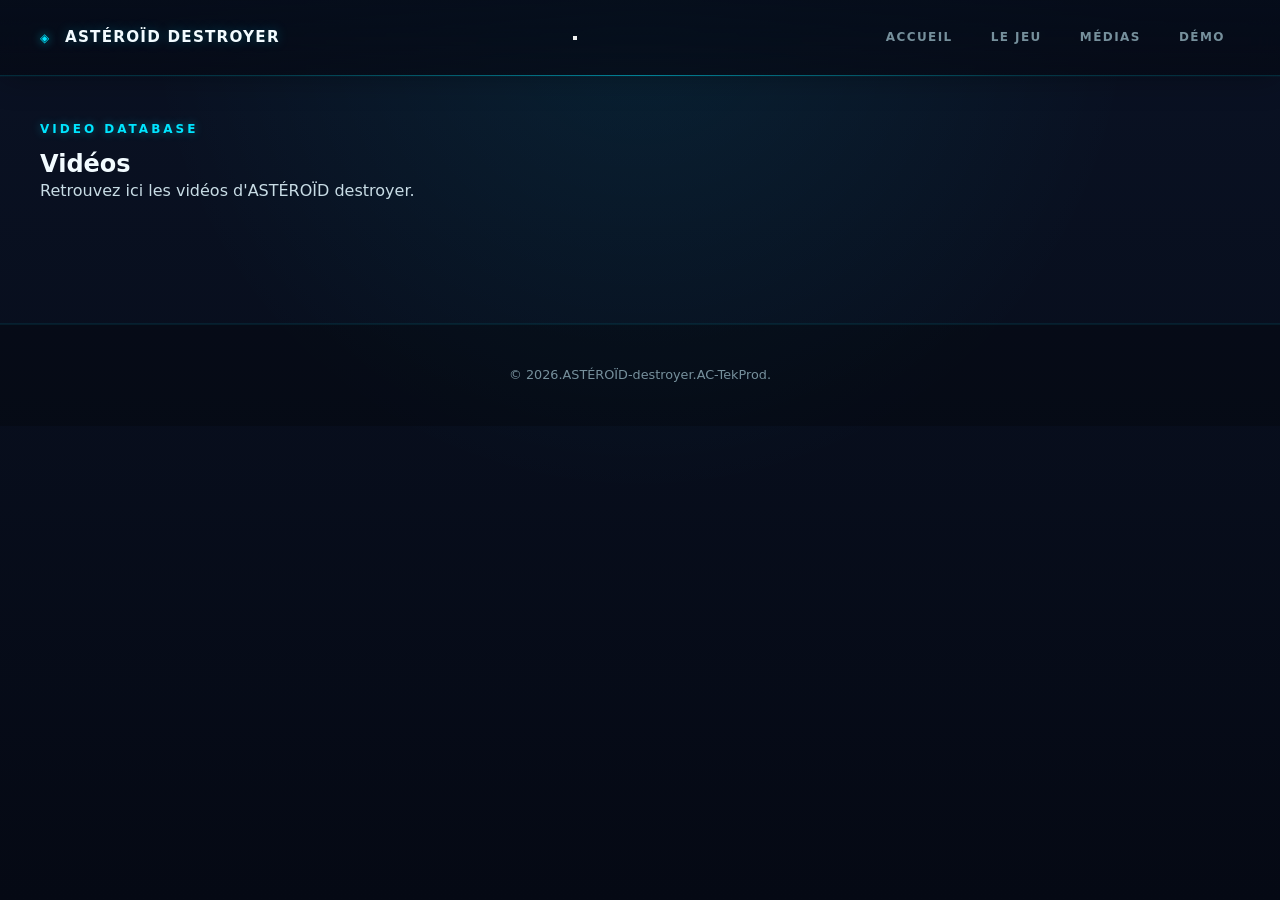
<file: videos.html>
<!DOCTYPE html>
<html lang="fr">

<head>

    <meta charset="UTF-8">

    <meta
        name="viewport"
        content="width=device-width, initial-scale=1.0"
    >

    <meta
        name="description"
        content="Vidéos d'ASTÉROÏD destroyer."
    >

    <title>Vidéos — ASTÉROÏD destroyer</title>

    <link
        rel="stylesheet"
        href="css/style.css"
    >

    <link
        rel="stylesheet"
        href="css/responsive.css"
    >

    <link
        rel="stylesheet"
        href="css/music-player.css"
    >

</head>


<body>

    <header id="header">

        <nav class="navbar">

            <a
                href="index.html"
                class="logo"
            >
                ASTÉROÏD destroyer
            </a>


            <button
                class="menu-toggle"
                type="button"
                aria-label="Ouvrir le menu"
                aria-expanded="false"
                aria-controls="main-menu"
            >
                <span></span>
                <span></span>
                <span></span>
            </button>


            <div
                class="nav-menu"
                id="main-menu"
            >

                <a
                    href="index.html"
                    class="nav-link"
                >
                    Accueil
                </a>

                <a
                    href="jeu.html"
                    class="nav-link"
                >
                    Le jeu
                </a>

                <a
                    href="medias.html"
                    class="nav-link"
                >
                    Médias
                </a>

                <a
                    href="demo.html"
                    class="nav-link"
                >
                    Démo
                </a>

            </div>

        </nav>

    </header>


    <main>

        <section id="videos-page">

            <div class="section-content">

                <p class="section-label">
                    VIDEO DATABASE
                </p>

                <h1>
                    Vidéos
                </h1>

                <p>
                    Retrouvez ici les vidéos
                    d'ASTÉROÏD destroyer.
                </p>


                <div class="videos-grid">

                </div>

            </div>

        </section>

    </main>


    <footer id="footer">

        <p>
            © 2026.ASTÉROÏD-destroyer.AC-TekProd.
        </p>

    </footer>


    <script
        type="module"
        src="js/main.js"
    ></script>


</body>

</html>
</file>
<file: css/style.css>
/* =========================================================
   ASTEROIDE.DESTROYER
   DESIGN GLOBAL
   ========================================================= */


/* =========================================================
   1. VARIABLES VISUELLES
   ========================================================= */

:root {

    /* Couleurs principales */
    --color-space: #050914;
    --color-space-light: #0a1224;

    --color-cyan: #00e5ff;
    --color-cyan-light: #8ff7ff;
    --color-cyan-dark: #007c91;

    --color-white: #f2fbff;
    --color-text: #c8dce5;
    --color-text-muted: #76909c;

    /* Astéroïdes */
    --color-asteroid: #ff6a00;
    --color-asteroid-light: #ffb347;

    /* Danger */
    --color-danger: #ff304f;
    --color-danger-light: #ff6b7f;

    /* Bonus */
    --color-bonus: #39ff88;
    --color-bonus-light: #9affc2;

    /* Interface */
    --color-border: rgba(0, 229, 255, 0.25);
    --color-border-strong: rgba(0, 229, 255, 0.55);

    --color-glass: rgba(7, 18, 34, 0.72);
    --color-glass-light: rgba(15, 35, 55, 0.55);

    /* Ombres / Glow */
    --glow-cyan:
        0 0 10px rgba(0, 229, 255, 0.35),
        0 0 30px rgba(0, 229, 255, 0.15);

    --glow-danger:
        0 0 10px rgba(255, 48, 79, 0.4),
        0 0 30px rgba(255, 48, 79, 0.15);

    --glow-asteroid:
        0 0 12px rgba(255, 106, 0, 0.4),
        0 0 30px rgba(255, 106, 0, 0.15);

    /* Typographie */
    --font-main:
        Inter,
        system-ui,
        -apple-system,
        BlinkMacSystemFont,
        "Segoe UI",
        sans-serif;

    /* Dimensions */
    --content-width: 1200px;

    --header-height: 76px;

    --radius-small: 6px;
    --radius-medium: 12px;
    --radius-large: 20px;

    /* Transitions */
    --transition-fast: 0.2s ease;
    --transition-normal: 0.35s ease;
}


/* =========================================================
   2. RESET
   ========================================================= */

* {
    margin: 0;
    padding: 0;
    box-sizing: border-box;
}


html {
    scroll-behavior: smooth;
}


body {
    min-height: 100vh;

    background:
        radial-gradient(
            circle at 50% 0%,
            rgba(0, 229, 255, 0.08),
            transparent 45%
        ),
        linear-gradient(
            180deg,
            var(--color-space-light),
            var(--color-space)
        );

    color: var(--color-text);

    font-family: var(--font-main);

    line-height: 1.6;

    overflow-x: hidden;
}


/* =========================================================
   3. ELEMENTS GÉNÉRAUX
   ========================================================= */

img {
    display: block;
    max-width: 100%;
}


a {
    color: inherit;
    text-decoration: none;
}


button,
a {
    -webkit-tap-highlight-color: transparent;
}


button {
    font: inherit;
}


/* =========================================================
   4. CONTENEUR GLOBAL
   ========================================================= */

.section-content {
    width: min(
        calc(100% - 40px),
        var(--content-width)
    );

    margin: 0 auto;
}


/* =========================================================
   5. SECTIONS
   ========================================================= */

main section {
    position: relative;

    padding: 120px 0;

    border-bottom:
        1px solid rgba(0, 229, 255, 0.08);
}


/* =========================================================
   6. TITRES
   ========================================================= */

.section-label {
    margin-bottom: 12px;

    color: var(--color-cyan);

    font-size: 0.75rem;

    font-weight: 700;

    letter-spacing: 0.25em;

    text-transform: uppercase;

    text-shadow:
        0 0 10px rgba(0, 229, 255, 0.4);
}


h1,
h2,
h3 {
    color: var(--color-white);

    line-height: 1.1;
}


h2 {
    margin-bottom: 40px;

    font-size: clamp(
        2rem,
        5vw,
        3.5rem
    );
}


/* =========================================================
   7. BOUTONS
   ========================================================= */

.btn {
    display: inline-flex;

    align-items: center;
    justify-content: center;

    min-height: 48px;

    padding: 12px 24px;

    border:
        1px solid var(--color-border-strong);

    border-radius: var(--radius-small);

    background:
        rgba(0, 229, 255, 0.08);

    color: var(--color-white);

    font-size: 0.85rem;

    font-weight: 700;

    letter-spacing: 0.08em;

    text-transform: uppercase;

    transition:
        background var(--transition-normal),
        border-color var(--transition-normal),
        box-shadow var(--transition-normal),
        transform var(--transition-normal);
}


.btn:hover {
    background:
        rgba(0, 229, 255, 0.16);

    border-color:
        var(--color-cyan);

    box-shadow:
        var(--glow-cyan);

    transform:
        translateY(-2px);
}


.btn-secondary {
    background:
        rgba(255, 255, 255, 0.03);

    border-color:
        rgba(255, 255, 255, 0.18);
}


/* =========================================================
   8. HERO
   ========================================================= */

#hero {
    min-height: 100vh;

    display: flex;

    align-items: center;

    justify-content: center;

    text-align: center;

    overflow: hidden;

    position: relative;

    padding-top: 140px;

    padding-bottom: 100px;

    background:
        radial-gradient(
            circle at 50% 38%,
            rgba(0, 229, 255, 0.13),
            transparent 25%
        ),
        radial-gradient(
            circle at 50% 45%,
            rgba(0, 229, 255, 0.06),
            transparent 48%
        ),
        radial-gradient(
            circle at 15% 80%,
            rgba(0, 229, 255, 0.05),
            transparent 25%
        ),
        radial-gradient(
            circle at 85% 20%,
            rgba(0, 229, 255, 0.04),
            transparent 25%
        );

    isolation: isolate;
}


#hero::before {
    content: "";

    position: absolute;

    top: 50%;
    left: 50%;

    width: 520px;
    height: 520px;

    border:
        1px solid rgba(0, 229, 255, 0.12);

    border-radius: 50%;

    transform:
        translate(-50%, -50%);

    box-shadow:
        0 0 60px rgba(0, 229, 255, 0.06),
        inset 0 0 60px rgba(0, 229, 255, 0.04);

    pointer-events: none;

    z-index: -1;
}


#hero::after {
    content: "";

    position: absolute;

    top: 50%;
    left: 50%;

    width: 760px;
    height: 760px;

    border:
        1px solid rgba(0, 229, 255, 0.04);

    border-radius: 50%;

    transform:
        translate(-50%, -50%);

    box-shadow:
        0 0 100px rgba(0, 229, 255, 0.05);

    pointer-events: none;

    z-index: -1;
}


.hero-content {
    width: min(
        1000px,
        calc(100% - 40px)
    );

    margin: 0 auto;

    position: relative;

    z-index: 2;

    animation:
        hero-enter 1.2s ease-out both;
}


.hero-label {
    margin-bottom: 18px;

    color: var(--color-cyan);

    font-size: 0.8rem;

    font-weight: 700;

    letter-spacing: 0.35em;

    text-transform: uppercase;

    text-shadow:
        0 0 10px rgba(0, 229, 255, 0.6),
        0 0 30px rgba(0, 229, 255, 0.3);
}


.hero-content h1 {
    margin-bottom: 26px;

    color: var(--color-white);

    font-size: clamp(
        3.5rem,
        10vw,
        8rem
    );

    letter-spacing: -0.05em;

    line-height: 0.9;

    text-shadow:
        0 0 15px rgba(0, 229, 255, 0.4),
        0 0 40px rgba(0, 229, 255, 0.25),
        0 0 90px rgba(0, 229, 255, 0.12);

    animation:
        hero-title-glow 4s ease-in-out infinite;
}


.hero-content h1 span {
    display: block;

    line-height: 1;
}


.hero-content h1 span:first-child {
    margin-left: 0;

    font-size: 85%;
}


.hero-content h1 span:last-child {
    margin-top: 4px;

    margin-left: 280px;

    color: var(--color-cyan);

    font-size: 35%;

    letter-spacing: 0.02em;

    text-shadow:
        0 0 10px rgba(0, 229, 255, 0.7),
        0 0 30px rgba(0, 229, 255, 0.5),
        0 0 60px rgba(0, 229, 255, 0.25);
}


.hero-description {
    max-width: 620px;

    margin: 0 auto 28px;

    color: var(--color-text);

    font-size: 1.05rem;

    line-height: 1.8;

    text-shadow:
        0 0 15px rgba(0, 0, 0, 0.5);
}


.hero-gameplay-label {
    margin-bottom: 16px;

    color: var(--color-cyan);

    font-size: 0.7rem;

    font-weight: 700;

    letter-spacing: 0.28em;

    text-transform: uppercase;

    text-shadow:
        0 0 10px rgba(0, 229, 255, 0.6),
        0 0 25px rgba(0, 229, 255, 0.25);
}


.hero-actions {
    display: flex;

    flex-wrap: wrap;

    justify-content: center;

    gap: 14px;

    margin-top: 49px;
}


@keyframes hero-enter {

    from {
        opacity: 0;

        transform:
            translateY(30px)
            scale(0.97);
    }

    to {
        opacity: 1;

        transform:
            translateY(0)
            scale(1);
    }

}


@keyframes hero-title-glow {

    0%,
    100% {
        filter:
            brightness(1);
    }

    50% {
        filter:
            brightness(1.12);
    }

}


@media (max-width: 600px) {

    #hero {
        padding-top: 120px;

        padding-bottom: 80px;
    }


    #hero::before {
        width: 320px;
        height: 320px;
    }


    #hero::after {
        width: 500px;
        height: 500px;
    }


    .hero-content h1 span:last-child {
        margin-left: 160px;
    }


    .hero-description {
        font-size: 0.95rem;
    }

}

/* =========================================================
   ACCUEIL
   BRIEFING PRÉ-COMBAT
   ASTÉROÏD DESTROYER
   ========================================================= */


/* =========================================================
   HERO — COMMAND CENTER
   ========================================================= */

#hero.briefing-hero {

    min-height: 100vh;

    padding-top: 120px;
    padding-bottom: 80px;

    background:
        radial-gradient(
            circle at 50% 35%,
            rgba(0, 229, 255, 0.10),
            transparent 25%
        ),
        radial-gradient(
            circle at 50% 70%,
            rgba(0, 229, 255, 0.04),
            transparent 40%
        ),
        linear-gradient(
            180deg,
            rgba(5, 9, 20, 0.25),
            rgba(5, 9, 20, 0.85)
        );
}


/* =========================================================
   BANDEAU COMMAND
   ========================================================= */

.briefing-header {

    display: flex;

    justify-content: space-between;

    align-items: center;

    max-width: 900px;

    margin: 0 auto 35px;

    padding: 10px 16px;

    border-top:
        1px solid var(--color-border);

    border-bottom:
        1px solid var(--color-border);

    color: var(--color-text-muted);

    font-size: 0.6rem;

    font-weight: 800;

    letter-spacing: 0.18em;

    text-transform: uppercase;

    background:
        rgba(0, 229, 255, 0.025);
}


.briefing-header span:first-child {

    color:
        var(--color-cyan);
}


/* =========================================================
   ALERTE
   ========================================================= */

.briefing-alert {

    display: inline-flex;

    align-items: center;

    gap: 10px;

    margin-bottom: 20px;

    padding: 8px 14px;

    border:
        1px solid rgba(255, 48, 79, 0.35);

    background:
        rgba(255, 48, 79, 0.05);

    color:
        var(--color-danger-light);

    font-size: 0.65rem;

    font-weight: 800;

    letter-spacing: 0.18em;

    text-shadow:
        0 0 10px rgba(255, 48, 79, 0.3);
}


.briefing-alert-dot {

    width: 7px;

    height: 7px;

    border-radius: 50%;

    background:
        var(--color-danger);

    box-shadow:
        0 0 8px var(--color-danger);

    animation:
        briefing-danger-pulse 1.4s infinite;
}


@keyframes briefing-danger-pulse {

    0%,
    100% {
        opacity: 1;
    }

    50% {
        opacity: 0.3;
    }

}


/* =========================================================
   TITRE
   ========================================================= */

#hero.briefing-hero .hero-content h1 {

    margin-bottom: 25px;

    text-shadow:
        0 0 15px rgba(0, 229, 255, 0.5),
        0 0 45px rgba(0, 229, 255, 0.25),
        0 0 100px rgba(0, 229, 255, 0.12);
}


#hero.briefing-hero .hero-label {

    margin-bottom: 15px;

    letter-spacing: 0.35em;
}


/* =========================================================
   DESCRIPTION
   ========================================================= */

#hero.briefing-hero .hero-description {

    max-width: 650px;

    margin-bottom: 28px;

    padding-left: 20px;
    padding-right: 20px;

    color:
        var(--color-text);

    font-size: 1rem;

    line-height: 1.85;
}


/* =========================================================
   STATUT OPÉRATIONNEL
   ========================================================= */

.briefing-status-grid {

    display: grid;

    grid-template-columns:
        repeat(3, 1fr);

    width: min(
        650px,
        100%
    );

    margin: 30px auto 35px;

    border:
        1px solid var(--color-border);

    background:
        rgba(5, 15, 28, 0.65);

    box-shadow:
        0 10px 40px rgba(0, 0, 0, 0.2);
}


.briefing-status-grid > div {

    padding: 17px 15px;

    border-right:
        1px solid var(--color-border);
}


.briefing-status-grid > div:last-child {

    border-right: none;
}


.briefing-status-grid span {

    display: block;

    margin-bottom: 5px;

    color:
        var(--color-text-muted);

    font-size: 0.55rem;

    font-weight: 700;

    letter-spacing: 0.18em;
}


.briefing-status-grid strong {

    color:
        var(--color-danger-light);

    font-size: 0.75rem;

    letter-spacing: 0.1em;

    text-shadow:
        0 0 8px rgba(255, 48, 79, 0.25);
}


.briefing-status-grid .status-online {

    color:
        var(--color-bonus);

    text-shadow:
        0 0 8px rgba(57, 255, 136, 0.3);
}


/* =========================================================
   GAMEPLAY
   ========================================================= */

#hero.briefing-hero .hero-gameplay-label {

    margin-top: 25px;

    margin-bottom: 15px;
}


/* =========================================================
   VIDÉO
   ========================================================= */

#hero.briefing-hero .video-placeholder {

    position: relative;

    border:
        1px solid var(--color-border-strong);

    box-shadow:
        0 0 0 1px rgba(0, 229, 255, 0.03),
        0 0 35px rgba(0, 229, 255, 0.10),
        0 25px 70px rgba(0, 0, 0, 0.35);
}


#hero.briefing-hero .video-placeholder::before {

    content: "LIVE // GAMEPLAY FEED";

    position: absolute;

    top: 10px;
    left: 10px;

    z-index: 3;

    padding: 5px 9px;

    background:
        rgba(5, 9, 20, 0.85);

    border:
        1px solid var(--color-border);

    color:
        var(--color-cyan);

    font-size: 0.55rem;

    font-weight: 800;

    letter-spacing: 0.15em;
}


#hero.briefing-hero .video-placeholder::after {

    content: "";

    position: absolute;

    left: 0;
    bottom: 0;

    width: 100%;
    height: 2px;

    background:
        linear-gradient(
            90deg,
            transparent,
            var(--color-cyan),
            transparent
        );

    box-shadow:
        0 0 15px rgba(0, 229, 255, 0.7);

    pointer-events: none;
}


/* =========================================================
   BOUTONS
   ========================================================= */

#hero.briefing-hero .hero-actions {

    margin-top: 35px;
}


#hero.briefing-hero .hero-actions .btn {

    min-width: 190px;
}


/* =========================================================
   STATUS FINAL
   ========================================================= */

.briefing-footer {

    display: flex;

    align-items: center;

    justify-content: center;

    gap: 12px;

    margin-top: 28px;

    color:
        var(--color-text-muted);

    font-size: 0.55rem;

    font-weight: 700;

    letter-spacing: 0.18em;
}


.briefing-footer strong {

    color:
        var(--color-bonus);

    text-shadow:
        0 0 8px rgba(57, 255, 136, 0.35);
}


/* =========================================================
   SECTIONS — STYLE BRIEFING
   ========================================================= */

.briefing-section {

    position: relative;
}


/* =========================================================
   CONCEPT
   ========================================================= */

#concept.briefing-section {

    background:
        linear-gradient(
            180deg,
            rgba(0, 229, 255, 0.025),
            transparent 25%,
            rgba(0, 229, 255, 0.015)
        );
}


#concept.briefing-section .section-label::before {

    content: "01 // ";

    color:
        var(--color-text-muted);
}


#concept.briefing-section h2 {

    position: relative;

    padding-left: 18px;

    border-left:
        2px solid var(--color-cyan);
}


/* =========================================================
   FONCTIONNALITÉS
   ========================================================= */

#features.briefing-section {

    background:
        rgba(0, 0, 0, 0.08);
}


#features.briefing-section .section-label::before {

    content: "02 // ";

    color:
        var(--color-text-muted);
}


#features.briefing-section h2 {

    position: relative;

    padding-left: 18px;

    border-left:
        2px solid var(--color-cyan);
}


/* =========================================================
   MÉDIAS
   ========================================================= */

#media-preview.briefing-section {

    background:
        linear-gradient(
            180deg,
            rgba(0, 229, 255, 0.015),
            rgba(0, 229, 255, 0.035)
        );
}


#media-preview.briefing-section .section-label::before {

    content: "03 // ";

    color:
        var(--color-text-muted);
}


#media-preview.briefing-section h2 {

    position: relative;

    padding-left: 18px;

    border-left:
        2px solid var(--color-cyan);
}


/* =========================================================
   EFFET TERMINAL / LIGNES TECHNIQUES
   ========================================================= */

#concept.briefing-section::before,
#features.briefing-section::before,
#media-preview.briefing-section::before {

    content: "";

    position: absolute;

    top: 0;
    left: 50%;

    width: min(
        1200px,
        calc(100% - 40px)
    );

    height: 1px;

    transform:
        translateX(-50%);

    background:
        linear-gradient(
            90deg,
            transparent,
            rgba(0, 229, 255, 0.25),
            transparent
        );

    pointer-events: none;
}

/* =========================================================
   MODULE COMMAND
   SECTION CONCEPT
   ========================================================= */


/* =========================================================
   SECTION
   ========================================================= */

#concept.command-section {

    position: relative;

    overflow: hidden;

    padding-top: 110px;
    padding-bottom: 120px;

    background:
        linear-gradient(
            180deg,
            rgba(0, 229, 255, 0.025),
            rgba(5, 9, 20, 0.25) 35%,
            rgba(0, 0, 0, 0.12)
        );
}


/* lignes techniques verticales */

#concept.command-section::before {

    content: "";

    position: absolute;

    top: 0;
    bottom: 0;

    left: 50%;

    width: 1px;

    background:
        linear-gradient(
            180deg,
            transparent,
            rgba(0, 229, 255, 0.035),
            transparent
        );

    pointer-events: none;
}


/* ligne horizontale supérieure */

#concept.command-section::after {

    content: "";

    position: absolute;

    top: 0;
    left: 50%;

    width: min(
        1200px,
        calc(100% - 40px)
    );

    height: 1px;

    transform:
        translateX(-50%);

    background:
        linear-gradient(
            90deg,
            transparent,
            rgba(0, 229, 255, 0.35),
            transparent
        );

    box-shadow:
        0 0 12px rgba(0, 229, 255, 0.15);
}


/* =========================================================
   HEADER
   ========================================================= */

.command-section-header {

    margin-bottom: 45px;

    border:
        1px solid var(--color-border);

    background:
        linear-gradient(
            135deg,
            rgba(0, 229, 255, 0.045),
            rgba(5, 9, 20, 0.5)
        );

    box-shadow:
        inset 0 0 35px rgba(0, 229, 255, 0.018);

}


/* =========================================================
   TOPLINE
   ========================================================= */

.command-section-topline {

    display: flex;

    align-items: center;

    justify-content: space-between;

    padding: 11px 18px;

    border-bottom:
        1px solid var(--color-border);

    background:
        rgba(0, 229, 255, 0.025);

    color:
        var(--color-text-muted);

    font-size: 0.58rem;

    font-weight: 800;

    letter-spacing: 0.18em;

    text-transform: uppercase;
}


.command-section-topline span:first-child {

    color:
        var(--color-cyan);

}


/* =========================================================
   TITRE
   ========================================================= */

.command-section-title {

    display: flex;

    align-items: flex-end;

    justify-content: space-between;

    gap: 30px;

    padding: 30px 30px 32px;
}


.command-section-title .section-label {

    margin-bottom: 10px;
}


.command-section-title h2 {

    margin-bottom: 0;

    padding-left: 18px;

    border-left:
        2px solid var(--color-cyan);

    text-shadow:
        0 0 15px rgba(0, 229, 255, 0.12);
}


/* =========================================================
   STATUS
   ========================================================= */

.command-status {

    display: inline-flex;

    align-items: center;

    gap: 9px;

    padding: 8px 12px;

    border:
        1px solid rgba(57, 255, 136, 0.22);

    background:
        rgba(57, 255, 136, 0.025);

    color:
        var(--color-bonus);

    font-size: 0.58rem;

    font-weight: 800;

    letter-spacing: 0.14em;

    white-space: nowrap;
}


.command-status-dot {

    width: 6px;
    height: 6px;

    border-radius: 50%;

    background:
        var(--color-bonus);

    box-shadow:
        0 0 8px var(--color-bonus);

    animation:
        command-status-pulse 1.8s ease-in-out infinite;
}


@keyframes command-status-pulse {

    0%,
    100% {
        opacity: 1;
    }

    50% {
        opacity: 0.35;
    }

}


/* =========================================================
   VIDEO / FEED
   ========================================================= */

.command-feed {
    width: 320px;
    height: 180px;

    margin: 0 auto 20px;

    padding: 0;

    border:
        1px solid var(--color-border-strong);

    background:
        rgba(3, 9, 17, 0.85);

    box-shadow:
        0 20px 60px rgba(0, 0, 0, 0.3),
        0 0 30px rgba(0, 229, 255, 0.06);
}


    padding: 0;

    border:
        1px solid var(--color-border-strong);

    background:
        rgba(3, 9, 17, 0.85);

    box-shadow:
        0 20px 60px rgba(0, 0, 0, 0.3),
        0 0 30px rgba(0, 229, 255, 0.06);
}


/* bandeau */

.command-feed-header {

    display: flex;

    align-items: center;

    justify-content: space-between;

    gap: 20px;

    padding: 10px 15px;

    border-bottom:
        1px solid var(--color-border);

    background:
        rgba(0, 229, 255, 0.035);

    color:
        var(--color-text-muted);

    font-size: 0.55rem;

    font-weight: 800;

    letter-spacing: 0.16em;
}


.command-feed-header span:first-child {

    color:
        var(--color-cyan);
}


/* vidéo */

.command-feed .video-placeholder {

    margin: 0;

    width: 100%;

    border: none;

    box-shadow: none;
}


.command-feed .video-placeholder::before {

    content: "PEMP // LIVE FEED";

    position: absolute;

    top: 10px;
    left: 10px;

    z-index: 5;

    padding: 5px 8px;

    border:
        1px solid var(--color-border);

    background:
        rgba(5, 9, 20, 0.88);

    color:
        var(--color-cyan);

    font-size: 0.5rem;

    font-weight: 800;

    letter-spacing: 0.14em;
}


.command-feed .video-placeholder::after {

    content: "";

    position: absolute;

    left: 0;
    bottom: 0;

    width: 100%;
    height: 2px;

    background:
        linear-gradient(
            90deg,
            transparent,
            var(--color-cyan),
            transparent
        );

    box-shadow:
        0 0 12px rgba(0, 229, 255, 0.8);

    pointer-events: none;
}


/* footer du feed */

.command-feed-footer {

    display: flex;

    align-items: center;

    justify-content: space-between;

    padding: 9px 15px;

    border-top:
        1px solid var(--color-border);

    color:
        var(--color-text-muted);

    font-size: 0.5rem;

    font-weight: 800;

    letter-spacing: 0.15em;
}


.command-feed-footer span:last-child {

    color:
        var(--color-bonus);
}


/* =========================================================
   CARTES CONCEPT
   ========================================================= */

#concept .concept-flow {

    display: grid;

    grid-template-columns:
        repeat(3, 1fr);

    gap: 20px;

    margin-top: 80px !important;
}


#concept .concept-item {

    position: relative;

    min-height: 310px;

    display: flex;

    flex-direction: column;

    justify-content: space-between;

    padding: 0;

    overflow: hidden;

    border:
        1px solid var(--color-border);

    border-radius: 0;

    background-color:
        rgba(5, 15, 28, 0.85);

    box-shadow:
        0 15px 40px rgba(0, 0, 0, 0.2);

    transition:
        transform var(--transition-normal),
        border-color var(--transition-normal),
        box-shadow var(--transition-normal);
}


/* =========================================================
   OVERLAY IMAGE
   ========================================================= */

#concept .concept-item::before {

    content: "";

    position: absolute;

    inset: 0;

    width: auto;
    height: auto;

    background:
        linear-gradient(
            180deg,
            rgba(5, 9, 20, 0.28),
            rgba(5, 9, 20, 0.72) 55%,
            rgba(5, 9, 20, 0.96)
        );

    box-shadow: none;

    opacity: 1;

    z-index: 0;
}


#concept .concept-item::after {

    content: "";

    position: absolute;

    right: -70px;
    bottom: -90px;

    width: 200px;
    height: 200px;

    border:
        1px solid rgba(0, 229, 255, 0.08);

    border-radius: 50%;

    box-shadow:
        0 0 50px rgba(0, 229, 255, 0.04);

    pointer-events: none;

    z-index: 1;
}


/* =========================================================
   IMAGE DE FOND
   ========================================================= */

#concept .concept-asteroid {

    background-image:
        url("../img/icon/asteroid.png");

    background-size:
        cover;

    background-position:
        center;
}


#concept .concept-orbesonic {

    background-image:
        url("../img/icon/orbesonic.png");

    background-size:
        cover;

    background-position:
        center;
}


#concept .concept-defense {

    background-image:
        url("../img/icon/defense.png");

    background-size:
        cover;

    background-position:
        center;
}


/* =========================================================
   HEADER CARTE
   ========================================================= */

.concept-item-header {

    position: relative;

    z-index: 3;

    display: flex;

    align-items: center;

    justify-content: space-between;

    gap: 10px;

    padding: 12px 15px;

    border-bottom:
        1px solid rgba(0, 229, 255, 0.14);

    background:
        rgba(5, 9, 20, 0.7);

    backdrop-filter:
        blur(5px);

    -webkit-backdrop-filter:
        blur(5px);

    color:
        var(--color-text-muted);

    font-size: 0.5rem;

    font-weight: 800;

    letter-spacing: 0.14em;
}


/* =========================================================
   STATUS CARTES
   ========================================================= */

.concept-status {

    padding: 4px 7px;

    border:
        1px solid rgba(0, 229, 255, 0.2);

    font-size: 0.45rem;

    letter-spacing: 0.1em;
}


.concept-status.danger {

    color:
        var(--color-danger-light);

    border-color:
        rgba(255, 48, 79, 0.35);

    background:
        rgba(255, 48, 79, 0.05);
}


.concept-status.online {

    color:
        var(--color-bonus);

    border-color:
        rgba(57, 255, 136, 0.25);

    background:
        rgba(57, 255, 136, 0.04);
}


/* =========================================================
   CONTENU CARTE
   ========================================================= */

.concept-item-content {

    position: relative;

    z-index: 3;

    padding: 30px;
}


.concept-category {

    display: block;

    margin-bottom: 8px;

    color:
        var(--color-cyan);

    font-size: 0.55rem;

    font-weight: 800;

    letter-spacing: 0.2em;

    text-transform: uppercase;
}


.concept-item h3 {

    margin-bottom: 12px;

    color:
        var(--color-white);

    font-size: 1.7rem;

    letter-spacing: -0.02em;

    text-shadow:
        0 0 15px rgba(0, 229, 255, 0.15);
}


.concept-item p {

    max-width: 300px;

    color:
        var(--color-text);

    font-size: 0.85rem;

    line-height: 1.7;
}


/* =========================================================
   FOOTER CARTE
   ========================================================= */

.concept-item-footer {

    position: relative;

    z-index: 3;

    display: flex;

    align-items: center;

    justify-content: space-between;

    padding: 12px 15px;

    border-top:
        1px solid rgba(0, 229, 255, 0.12);

    background:
        rgba(5, 9, 20, 0.75);

    color:
        var(--color-text-muted);

    font-size: 0.5rem;

    font-weight: 800;

    letter-spacing: 0.13em;
}


.concept-item-footer span:last-child {

    color:
        var(--color-cyan);

}


/* =========================================================
   HOVER
   ========================================================= */

#concept .concept-item:hover {

    transform:
        translateY(-7px);

    border-color:
        var(--color-border-strong);

    box-shadow:
        0 0 20px rgba(0, 229, 255, 0.12),
        0 20px 55px rgba(0, 0, 0, 0.35);
}


#concept .concept-item:hover::before {

    background:
        linear-gradient(
            180deg,
            rgba(5, 9, 20, 0.15),
            rgba(5, 9, 20, 0.62) 50%,
            rgba(5, 9, 20, 0.96)
        );
}


/* =========================================================
   ASTÉROÏDE = ACCENT ROUGE
   ========================================================= */

#concept .concept-asteroid:hover {

    border-color:
        rgba(255, 48, 79, 0.55);

    box-shadow:
        0 0 25px rgba(255, 48, 79, 0.12),
        0 20px 55px rgba(0, 0, 0, 0.35);
}


/* =========================================================
   TAILLES DES LECTEURS VIDÉO
   ========================================================= */

/* Grande vidéo — 640 × 360 */
.video-size-large {
    width: 640px;
    height: 360px;
}


/* Petite vidéo paysage — 320 × 180 */
.video-size-small-landscape {
    width: 320px;
    height: 180px;
}


/* Petite vidéo portrait — 180 × 320 */
.video-size-small-portrait {
    width: 180px;
    height: 320px;
}


/* Centrage de tous les lecteurs */
.video-placeholder {
    margin-left: auto;
    margin-right: auto;

    position: relative;
}


/* La vidéo occupe exactement son lecteur */
.video-placeholder video {
    display: block;

    width: 100%;
    height: 100%;

    object-fit: contain;

    background: #000;
}



/* =========================================================
   10. CONCEPT
   ========================================================= */

#concept {
    overflow: hidden;

    background:
        linear-gradient(
            180deg,
            rgba(0, 229, 255, 0.015),
            transparent 35%,
            rgba(0, 229, 255, 0.025)
        );
}

/* ESPACE SOUS LA VIDÉO DE PRÉSENTATION */

#concept .video-size-small-landscape {
    margin-bottom: 20px;
}


.concept-flow {
    display: grid;

    grid-template-columns:
        repeat(3, 1fr);

    gap: 24px;
}


.concept-item {
    position: relative;

    min-height: 260px;

    padding: 34px 30px;

    overflow: hidden;

    border:
        1px solid var(--color-border);

    border-radius:
        var(--radius-medium);

    background:
        linear-gradient(
            145deg,
            rgba(15, 35, 55, 0.72),
            rgba(5, 15, 28, 0.82)
        );

    backdrop-filter:
        blur(12px);

    -webkit-backdrop-filter:
        blur(12px);

    box-shadow:
        inset 0 1px 0 rgba(255, 255, 255, 0.025),
        0 15px 40px rgba(0, 0, 0, 0.18);

    transition:
        border-color var(--transition-normal),
        box-shadow var(--transition-normal),
        transform var(--transition-normal);
}


.concept-item::before {
    content: "";

    position: absolute;

    top: 0;
    left: 0;

    width: 100%;
    height: 2px;

    background:
        linear-gradient(
            90deg,
            transparent,
            var(--color-cyan),
            transparent
        );

    box-shadow:
        0 0 15px rgba(0, 229, 255, 0.7);

    opacity: 0.35;

    transition:
        opacity var(--transition-normal);
}


.concept-item::after {
    content: "";

    position: absolute;

    right: -80px;
    bottom: -100px;

    width: 220px;
    height: 220px;

    border:
        1px solid rgba(0, 229, 255, 0.08);

    border-radius: 50%;

    box-shadow:
        0 0 40px rgba(0, 229, 255, 0.04);

    pointer-events: none;
}


.concept-item:hover {
    border-color:
        var(--color-border-strong);

    box-shadow:
        var(--glow-cyan),
        inset 0 1px 0 rgba(255, 255, 255, 0.04);

    transform:
        translateY(-8px);
}


.concept-item:hover::before {
    opacity: 1;
}

/* =========================================================
   FONDS DES CARTES CONCEPT
   ========================================================= */

.concept-item {
    background-size: cover;

    background-position: center;

    background-repeat: no-repeat;
}


.concept-asteroid {
    background-image:
        linear-gradient(
            rgba(5, 9, 20, 0.68),
            rgba(5, 9, 20, 0.68)
        ),
        url("../img/icon/asteroid.png");
}


.concept-orbesonic {
    background-image:
        linear-gradient(
            rgba(5, 9, 20, 0.68),
            rgba(5, 9, 20, 0.68)
        ),
        url("../img/icon/orbesonic.png");
}


.concept-defense {
    background-image:
        linear-gradient(
            rgba(5, 9, 20, 0.68),
            rgba(5, 9, 20, 0.68)
        ),
        url("../img/icon/defense.png");
}

/* =========================================================
   EFFET CLIC DES CARTES CONCEPT
   ========================================================= */

.concept-item:active {
    transform: translateY(0) scale(0.98);

    border-color:
        var(--color-cyan);

    box-shadow:
        0 0 10px rgba(0, 229, 255, 0.7),
        0 0 30px rgba(0, 229, 255, 0.3);

    transition:
        transform 0.08s ease,
        box-shadow 0.08s ease,
        border-color 0.08s ease;
}


/* =========================================================
   11. FONCTIONNALITÉS
   MODULE 02 // SYSTEM CAPABILITIES
   ========================================================= */

.features-section {
    position: relative;
}


/* =========================================================
   GRILLE
   ========================================================= */

.features-grid {
    display: grid;

    grid-template-columns:
        repeat(2, 1fr);

    gap: 20px;

    width: 100%;

    margin-top: 30px;
}


/* =========================================================
   CARTE
   ========================================================= */

.feature-card {
    position: relative;

    min-height: 300px;

    display: flex;

    flex-direction: column;

    overflow: hidden;

    padding: 0;

    border:
        1px solid var(--color-border);

    border-radius:
        var(--radius-medium);

    background-color:
        rgba(5, 15, 28, 0.82);

    background-size: cover;

    background-position: center;

    background-repeat: no-repeat;

    box-shadow:
        inset 0 1px 0 rgba(255, 255, 255, 0.025);

    transition:
        border-color var(--transition-normal),
        box-shadow var(--transition-normal),
        transform var(--transition-normal);
}


/* =========================================================
   OVERLAY COMMUN
   ========================================================= */

.feature-card::before {
    content: "";

    position: absolute;

    inset: 0;

    z-index: 0;

    background:
        linear-gradient(
            180deg,
            rgba(5, 9, 20, 0.62),
            rgba(5, 9, 20, 0.82)
        );

    pointer-events: none;
}


/* =========================================================
   LIGNE CYAN SUPÉRIEURE
   ========================================================= */

.feature-card::after {
    content: "";

    position: absolute;

    top: 0;
    left: 0;

    width: 100%;
    height: 2px;

    z-index: 3;

    background:
        linear-gradient(
            90deg,
            transparent,
            var(--color-cyan),
            transparent
        );

    box-shadow:
        0 0 15px rgba(0, 229, 255, 0.7);

    opacity: 0.35;

    transition:
        opacity var(--transition-normal);
}


/* =========================================================
   CONTENU AU-DESSUS DE L'IMAGE
   ========================================================= */

.feature-card-header,
.feature-card-content,
.feature-card-footer {
    position: relative;

    z-index: 2;
}


/* =========================================================
   HEADER
   ========================================================= */

.feature-card-header {
    display: flex;

    align-items: center;

    justify-content: space-between;

    gap: 15px;

    padding: 18px 22px;

    border-bottom:
        1px solid rgba(0, 229, 255, 0.1);

    background:
        rgba(0, 8, 15, 0.38);

    color:
        var(--color-text-muted);

    font-size: 0.6rem;

    font-weight: 800;

    letter-spacing: 0.16em;
}


/* =========================================================
   STATUT
   ========================================================= */

.feature-status {
    display: inline-flex;

    align-items: center;

    padding: 5px 9px;

    border:
        1px solid rgba(57, 255, 136, 0.3);

    background:
        rgba(57, 255, 136, 0.05);

    color:
        var(--color-bonus);

    font-size: 0.55rem;

    letter-spacing: 0.12em;
}


.feature-status.danger {
    border-color:
        rgba(255, 48, 79, 0.35);

    background:
        rgba(255, 48, 79, 0.06);

    color:
        var(--color-danger-light);
}


/* =========================================================
   CONTENU
   ========================================================= */

.feature-card-content {
    flex: 1;

    padding: 30px 25px 25px;
}


.feature-category {
    display: block;

    margin-bottom: 10px;

    color:
        var(--color-cyan);

    font-size: 0.6rem;

    font-weight: 800;

    letter-spacing: 0.22em;

    text-shadow:
        0 0 10px rgba(0, 229, 255, 0.4);
}


.feature-card h3 {
    margin-bottom: 14px;

    color:
        var(--color-white);

    font-size: clamp(
        1.4rem,
        2.5vw,
        2rem
    );

    letter-spacing: 0.02em;

    text-shadow:
        0 0 15px rgba(0, 229, 255, 0.18);
}


.feature-card p {
    max-width: 560px;

    margin: 0;

    color:
        var(--color-text);

    font-size: 0.9rem;

    line-height: 1.75;
}


/* =========================================================
   FOOTER
   ========================================================= */

.feature-card-footer {
    display: flex;

    align-items: center;

    justify-content: space-between;

    gap: 15px;

    padding: 14px 22px;

    border-top:
        1px solid rgba(0, 229, 255, 0.1);

    background:
        rgba(0, 8, 15, 0.42);

    color:
        var(--color-text-muted);

    font-size: 0.55rem;

    font-weight: 800;

    letter-spacing: 0.14em;
}


.feature-card-footer span:last-child {
    color:
        var(--color-cyan);

    text-shadow:
        0 0 8px rgba(0, 229, 255, 0.4);
}


/* =========================================================
   HOVER
   ========================================================= */

.feature-card:hover {
    border-color:
        var(--color-border-strong);

    box-shadow:
        var(--glow-cyan),
        inset 0 1px 0 rgba(255, 255, 255, 0.04);

    transform:
        translateY(-6px);
}


.feature-card:hover::after {
    opacity: 1;
}


/* =========================================================
   FONDS DES CARTES
   ========================================================= */

.feature-niveaux {
    background-image:
        url("../img/artwork/NIVO.jpg");
}


.feature-bonus {
    background-image:
        url("../img/artwork/BONUS.jpg");
}


.feature-malus {
    background-image:
        url("../img/artwork/MALUS.jpg");
}


.feature-plateformes {
    background-image:
        url("../img/artwork/PLATEFORME.jpg");
}


.feature-stages {
    background-image:
        url("../img/artwork/ORBESONIC.jpg");
}


.feature-asteroides {
    background-image:
        url("../img/artwork/asteroid.jpg");
}


/* =========================================================
   EFFET ACTIVE
   ========================================================= */

.feature-card:active {
    transform:
        translateY(0)
        scale(0.985);

    border-color:
        var(--color-cyan);

    box-shadow:
        0 0 10px rgba(0, 229, 255, 0.7),
        0 0 30px rgba(0, 229, 255, 0.3);
}

/* =========================================================
   12. MÉDIAS — MODULE 03
   ========================================================= */

#media-preview.command-section {
    position: relative;
}


/* =========================================================
   EN-TÊTE MODULE
   ========================================================= */

#media-preview .command-section-header {
    margin-bottom: 35px;

    border: 1px solid var(--color-border);

    background:
        rgba(5, 15, 28, 0.55);

    box-shadow:
        inset 0 0 35px rgba(0, 229, 255, 0.018);
}


#media-preview .command-section-topline {
    display: flex;

    align-items: center;
    justify-content: space-between;

    padding: 12px 20px;

    border-bottom:
        1px solid var(--color-border);

    color:
        var(--color-text-muted);

    font-size: 0.6rem;

    font-weight: 800;

    letter-spacing: 0.18em;
}


#media-preview .command-section-title {
    display: flex;

    align-items: center;
    justify-content: space-between;

    gap: 30px;

    padding: 30px;
}


#media-preview .command-section-title h2 {
    margin-bottom: 0;
}


/* =========================================================
   STATUT
   ========================================================= */

#media-preview .command-status {
    display: inline-flex;

    align-items: center;

    gap: 10px;

    padding: 8px 14px;

    border:
        1px solid rgba(57, 255, 136, 0.2);

    background:
        rgba(57, 255, 136, 0.035);

    color:
        var(--color-bonus);

    font-size: 0.6rem;

    font-weight: 800;

    letter-spacing: 0.16em;

    white-space: nowrap;
}


#media-preview .command-status-dot {
    width: 7px;
    height: 7px;

    border-radius: 50%;

    background:
        var(--color-bonus);

    box-shadow:
        0 0 8px var(--color-bonus);
}


/* =========================================================
   MEDIA FEED
   ========================================================= */

#media-preview .command-feed {
    position: relative;

    width: 100%;
    max-width: 1100px;
    min-height: 350px;
    margin: 0 auto;

    overflow: hidden;

    border:
        1px solid var(--color-border);

    background:
        rgba(5, 15, 28, 0.55);

    box-shadow:
        inset 0 0 40px rgba(0, 229, 255, 0.018);
}



/* =========================================================
   BARRE SUPÉRIEURE DU FEED
   ========================================================= */

#media-preview .command-feed-header {
    display: flex;

    align-items: center;
    justify-content: space-between;

    padding: 12px 20px;

    border-bottom:
        1px solid var(--color-border);

    color:
        var(--color-text-muted);

    font-size: 0.6rem;

    font-weight: 800;

    letter-spacing: 0.16em;
}


/* =========================================================
   CARTE MÉDIA
   ========================================================= */

#media-preview .media-preview-grid {
    position: relative;

    display: block;

    width: 100%;
    min-height: 250px;

    margin: 0;

    padding: 34px 30px;

    box-sizing: border-box;

    overflow: hidden;

    border:
        1px solid var(--color-border);

    border-radius:
        var(--radius-medium);

    background-image:
        linear-gradient(
            rgba(5, 9, 20, 0.68),
            rgba(5, 9, 20, 0.68)
        ),
        url("../img/artwork/01.png");

    background-size: cover;

    background-position: center;

    background-repeat: no-repeat;

    color:
        var(--color-white);

    text-decoration: none;
}


    background-image:
        linear-gradient(
            rgba(5, 9, 20, 0.55),
            rgba(5, 9, 20, 0.72)
        ),
        url("../img/artwork/01.png");

    background-size: cover;

    background-position: center;

    background-repeat: no-repeat;

    color:
        var(--color-white);

    text-decoration: none;

    transition:
        border-color var(--transition-normal),
        box-shadow var(--transition-normal),
        transform var(--transition-normal);
}


/* =========================================================
   LIGNE CYAN
   ========================================================= */

#media-preview .media-preview-grid::before {
    content: "";

    position: absolute;

    top: 0;
    left: 0;

    width: 100%;
    height: 2px;

    background:
        linear-gradient(
            90deg,
            transparent,
            var(--color-cyan),
            transparent
        );

    box-shadow:
        0 0 15px rgba(0, 229, 255, 0.7);

    opacity: 0.35;

    transition:
        opacity var(--transition-normal);
}


/* =========================================================
   CONTENU DE LA CARTE
   ========================================================= */

#media-preview .media-preview-grid span,
#media-preview .media-preview-grid h3,
#media-preview .media-preview-grid p {
    position: relative;

    z-index: 1;
}


#media-preview .media-preview-grid span {
    display: block;

    margin-bottom: 12px;

    color:
        var(--color-cyan);

    font-size: 0.75rem;

    font-weight: 700;

    letter-spacing: 0.25em;

    text-transform: uppercase;
}


#media-preview .media-preview-grid h3 {
    margin-bottom: 12px;

    color:
        var(--color-white);

    font-size: 2rem;
}


#media-preview .media-preview-grid p {
    max-width: 500px;

    margin-bottom: 0;

    color:
        var(--color-text);

    line-height: 1.7;
}


/* =========================================================
   HOVER CARTE
   ========================================================= */

#media-preview .media-preview-grid:hover {
    border-color:
        var(--color-border-strong);

    box-shadow:
        var(--glow-cyan);

    transform:
        translateY(-8px);
}


#media-preview .media-preview-grid:hover::before {
    opacity: 1;
}


/* =========================================================
   BARRE INFÉRIEURE DU FEED
   ========================================================= */

#media-preview .command-feed-footer {
    display: flex;

    align-items: center;
    justify-content: space-between;

    padding: 12px 20px;

    border-top:
        1px solid var(--color-border);

    color:
        var(--color-text-muted);

    font-size: 0.55rem;

    font-weight: 800;

    letter-spacing: 0.16em;
}


/* =========================================================
   BOUTON
   ========================================================= */

#media-preview .media-page-actions {
    display: flex;

    justify-content: center;

    width: 100%;

    margin-top: 40px;
}



/* =========================================================
   13. DÉMO
   ========================================================= */

#demo-preview {
    text-align: center;
}


#demo-preview .section-content {
    display: flex;

    flex-direction: column;

    align-items: center;
}


#demo-preview p {
    margin-bottom: 30px;

    color: var(--color-text-muted);
}


/* =========================================================
   14. FOOTER
   ========================================================= */

#footer {
    padding: 40px 20px;

    border-top:
        1px solid rgba(0, 229, 255, 0.08);

    background:
        rgba(0, 0, 0, 0.25);

    color: var(--color-text-muted);

    text-align: center;

    font-size: 0.8rem;
}

/* =========================================================
   NAVIGATION
   ========================================================= */

#header {
    position: fixed;

    top: 0;
    left: 0;

    width: 100%;
    height: var(--header-height);

    z-index: 1000;

    border-bottom:
        1px solid rgba(0, 229, 255, 0.14);

    background:
        linear-gradient(
            180deg,
            rgba(5, 12, 25, 0.88),
            rgba(5, 9, 20, 0.72)
        );

    backdrop-filter:
        blur(16px);

    -webkit-backdrop-filter:
        blur(16px);

    box-shadow:
        0 4px 30px rgba(0, 0, 0, 0.25),
        0 1px 0 rgba(0, 229, 255, 0.04);
}

#header::after {
    content: "";

    position: absolute;

    left: 0;
    bottom: -1px;

    width: 100%;
    height: 1px;

    background:
        linear-gradient(
            90deg,
            transparent 0%,
            rgba(0, 229, 255, 0.08) 20%,
            rgba(0, 229, 255, 0.65) 50%,
            rgba(0, 229, 255, 0.08) 80%,
            transparent 100%
        );

    opacity: 0.7;

    pointer-events: none;
}


.navbar {
    width: min(
        calc(100% - 40px),
        var(--content-width)
    );

    height: 100%;

    margin: 0 auto;

    display: flex;

    align-items: center;

    justify-content: space-between;
}


/* LOGO */

.logo {
    position: relative;

    color: var(--color-white);

    font-size: 0.95rem;

    font-weight: 800;

    letter-spacing: 0.08em;

    text-transform: uppercase;

    text-shadow:
        0 0 12px rgba(0, 229, 255, 0.25);

    transition:
        color var(--transition-normal),
        text-shadow var(--transition-normal);
}


.logo::before {
    content: "◈";

    display: inline-block;

    margin-right: 8px;

    color: var(--color-cyan);

    font-size: 0.75rem;

    text-shadow:
        0 0 10px rgba(0, 229, 255, 0.7);
}


.logo:hover {
    color: var(--color-cyan);

    text-shadow:
        var(--glow-cyan);
}


/* MENU */

.nav-menu {
    display: flex;

    align-items: center;

    gap: 8px;
}


.nav-link {
    position: relative;

    display: flex;

    align-items: center;

    min-height: 42px;

    padding: 8px 14px;

    border: 1px solid transparent;

    color: var(--color-text-muted);

    font-size: 0.75rem;

    font-weight: 700;

    letter-spacing: 0.12em;

    text-transform: uppercase;

    transition:
        color var(--transition-normal),
        background var(--transition-normal),
        border-color var(--transition-normal),
        box-shadow var(--transition-normal);
}

.nav-link::after {
    content: "";

    position: absolute;

    left: 14px;
    right: 14px;

    bottom: 2px;

    height: 1px;

    background:
        linear-gradient(
            90deg,
            transparent,
            var(--color-cyan),
            transparent
        );

    box-shadow:
        0 0 8px rgba(0, 229, 255, 0.7);

    transform:
        scaleX(0);

    transform-origin:
        center;

    transition:
        transform var(--transition-normal);
}

.nav-link:hover {
    color: var(--color-white);

    border-color:
        rgba(0, 229, 255, 0.12);

    background:
        rgba(0, 229, 255, 0.035);

    box-shadow:
        inset 0 0 15px rgba(0, 229, 255, 0.025);
}


.nav-link.active {
    color:
        var(--color-cyan);

    text-shadow:
        0 0 10px rgba(0, 229, 255, 0.25);
}

 
/* =========================================================
   PAGE STAGES
   ========================================================= */

#stages-page {
    padding-top: 140px;
}


#stages-page .section-content > p:not(.section-label) {
    margin-bottom: 40px;
}


#stages-page .stages-grid {
    display: grid;

    grid-template-columns:
        repeat(3, 1fr);

    gap: 40px 50px;

    width: 100%;

    margin-top: 50px;
}


#stages-page .stage-card {
    display: flex;

    flex-direction: column;

    align-items: center;

    width: 100%;

    padding: 20px;

    border:
        1px solid var(--color-border);

    border-radius:
        var(--radius-medium);

    background:
        rgba(5, 15, 28, 0.75);

    transition:
        border-color var(--transition-normal),
        box-shadow var(--transition-normal),
        transform var(--transition-normal);
}


#stages-page .stage-card:hover {
    border-color:
        var(--color-border-strong);

    box-shadow:
        var(--glow-cyan);

    transform:
        translateY(-4px);
}


#stages-page .stage-card-video {
    display: flex;

    align-items: center;
    justify-content: center;

    width: 100%;
}


#stages-page .stage-card h2 {
    margin-top: 16px;
    margin-bottom: 0;

    color: var(--color-cyan);

    font-size: 1rem;

    text-align: center;
}
/* =========================================================
   BOUTONS NAVIGATION MÉDIAS
   ========================================================= */

.media-page-actions {
    display: grid;

    grid-template-columns:
        1fr 1fr;

    justify-items: center;

    width: 100%;

    margin-top: 50px;
    margin-bottom: 50px;

    gap: 40px;
}


.media-page-actions .btn {
    width: 300px;

    min-height: 70px;

    padding: 20px 30px;

    font-size: 1rem;
}


.media-page-video-button {
    grid-column:
        1 / 3;

    justify-self: center;
}

/* =========================================================
   ARTWORKS
   ========================================================= */

.artworks-grid {
    display: grid;

    grid-template-columns:
        repeat(3, 1fr);

    gap: 30px;

    width: 100%;

    margin-top: 50px;
}


.artwork-card {
    width: 100%;

    overflow: hidden;

    border:
        1px solid var(--color-border);

    border-radius:
        var(--radius-medium);

    background:
        rgba(5, 15, 28, 0.75);

    transition:
        border-color var(--transition-normal),
        box-shadow var(--transition-normal),
        transform var(--transition-normal);
}


.artwork-card:hover {
    border-color:
        var(--color-border-strong);

    box-shadow:
        var(--glow-cyan);

    transform:
        translateY(-4px);
}


.artwork-card img {
    display: block;

    width: 100%;
    height: 180px;

    object-fit: cover;
}

/* =========================================================
   PAGE LE JEU
   DOSSIER CLASSIFIÉ / PEMP
   ========================================================= */


/* =========================================================
   EN-TÊTE DU DOSSIER
   ========================================================= */

.classified-header {
    position: relative;

    padding: 30px 32px 35px;

    margin-bottom: 35px;

    border:
        1px solid var(--color-border);

    border-left:
        3px solid var(--color-cyan);

    background:
        linear-gradient(
            135deg,
            rgba(0, 229, 255, 0.045),
            rgba(5, 9, 20, 0.45)
        );

    box-shadow:
        inset 0 0 40px rgba(0, 229, 255, 0.025),
        var(--glow-cyan);

    overflow: hidden;
}


.classified-header::before {
    content: "";

    position: absolute;

    top: 0;
    right: 0;

    width: 180px;
    height: 180px;

    border:
        1px solid rgba(0, 229, 255, 0.08);

    border-radius: 50%;

    transform:
        translate(40%, -40%);
}


.classified-header::after {
    content: "";

    position: absolute;

    left: 0;
    bottom: 0;

    width: 100%;
    height: 1px;

    background:
        linear-gradient(
            90deg,
            var(--color-cyan),
            transparent 75%
        );

    box-shadow:
        0 0 12px rgba(0, 229, 255, 0.6);
}


.classified-topline {
    display: flex;

    justify-content: space-between;

    gap: 20px;

    margin-bottom: 30px;

    color: var(--color-text-muted);

    font-size: 0.65rem;

    font-weight: 700;

    letter-spacing: 0.18em;
}


.classified-header h1 {
    margin-bottom: 20px;

    font-size: clamp(
        3rem,
        7vw,
        5.5rem
    );

    letter-spacing: -0.04em;

    text-shadow:
        0 0 15px rgba(0, 229, 255, 0.35),
        0 0 45px rgba(0, 229, 255, 0.12);
}


.classified-status {
    display: inline-flex;

    align-items: center;

    gap: 10px;

    padding: 7px 12px;

    border:
        1px solid rgba(255, 48, 79, 0.35);

    background:
        rgba(255, 48, 79, 0.06);

    color: var(--color-danger-light);

    font-size: 0.65rem;

    font-weight: 800;

    letter-spacing: 0.18em;
}


.status-dot {
    width: 7px;
    height: 7px;

    border-radius: 50%;

    background:
        var(--color-danger);

    box-shadow:
        0 0 8px var(--color-danger);

    animation:
        danger-pulse 1.5s infinite;
}


@keyframes danger-pulse {

    0%,
    100% {
        opacity: 1;
        box-shadow:
            0 0 8px var(--color-danger);
    }

    50% {
        opacity: 0.35;
        box-shadow:
            0 0 2px var(--color-danger);
    }

}


/* =========================================================
   DOSSIER PRINCIPAL
   ========================================================= */

.game-dossier {
    position: relative;

    max-width: 1050px;

    margin: 0 auto;

    padding: 45px;

    border:
        1px solid var(--color-border);

    background:
        linear-gradient(
            145deg,
            rgba(10, 22, 38, 0.78),
            rgba(4, 9, 18, 0.9)
        );

    box-shadow:
        0 25px 80px rgba(0, 0, 0, 0.28),
        inset 0 1px 0 rgba(255, 255, 255, 0.025);

    overflow: hidden;
}


.game-dossier::before {
    content: "PEMP // CONFIDENTIAL";

    position: absolute;

    top: 24px;
    right: -42px;

    padding: 5px 50px;

    transform: rotate(45deg);

    border:
        1px solid rgba(255, 48, 79, 0.3);

    color:
        rgba(255, 107, 127, 0.45);

    font-size: 0.55rem;

    font-weight: 800;

    letter-spacing: 0.2em;
}


/* =========================================================
   MÉTADONNÉES
   ========================================================= */

.dossier-meta {
    display: grid;

    grid-template-columns:
        repeat(4, 1fr);

    margin-bottom: 55px;

    border:
        1px solid var(--color-border);
}


.dossier-meta > div {
    min-height: 90px;

    padding: 18px 20px;

    border-right:
        1px solid var(--color-border);
}


.dossier-meta > div:last-child {
    border-right: none;
}


.dossier-meta span {
    display: block;

    margin-bottom: 7px;

    color: var(--color-text-muted);

    font-size: 0.6rem;

    font-weight: 700;

    letter-spacing: 0.2em;
}


.dossier-meta strong {
    color: var(--color-cyan);

    font-size: 0.75rem;

    letter-spacing: 0.08em;
}


.danger-text {
    color:
        var(--color-danger-light) !important;

    text-shadow:
        0 0 10px rgba(255, 48, 79, 0.35);
}


/* =========================================================
   INTRODUCTION
   ========================================================= */

.dossier-intro {
    max-width: 850px;

    margin-bottom: 75px;
}


.dossier-number {
    display: block;

    margin-bottom: 12px;

    color: var(--color-cyan);

    font-size: 0.65rem;

    font-weight: 800;

    letter-spacing: 0.25em;

    text-shadow:
        0 0 10px rgba(0, 229, 255, 0.5);
}


.dossier-intro h2 {
    margin-bottom: 28px;

    font-size: clamp(
        2rem,
        4vw,
        3.2rem
    );
}


.dossier-intro p,
.dossier-block p {
    max-width: 820px;

    margin-bottom: 20px;

    color: var(--color-text);

    font-size: 1rem;

    line-height: 1.9;
}


.lead-text {
    color: var(--color-white) !important;

    font-size: 1.2rem !important;

    line-height: 1.85 !important;
}


.warning-text {
    margin-top: 35px;

    color: var(--color-danger-light) !important;

    font-size: clamp(
        1.5rem,
        3vw,
        2.4rem
    ) !important;

    font-weight: 800;

    letter-spacing: 0.04em;

    text-transform: uppercase;

    text-shadow:
        0 0 15px rgba(255, 48, 79, 0.35);
}


/* =========================================================
   BLOCS DU DOSSIER
   ========================================================= */

.dossier-block {
    position: relative;

    margin-bottom: 50px;

    padding: 35px;

    border:
        1px solid var(--color-border);

    border-left:
        2px solid var(--color-cyan);

    background:
        rgba(0, 229, 255, 0.018);

    transition:
        border-color var(--transition-normal),
        box-shadow var(--transition-normal),
        transform var(--transition-normal);
}


.dossier-block:hover {
    border-color:
        var(--color-border-strong);

    box-shadow:
        inset 0 0 35px rgba(0, 229, 255, 0.025),
        0 0 25px rgba(0, 229, 255, 0.05);

    transform:
        translateX(4px);
}


.block-marker {
    display: flex;

    align-items: center;

    gap: 12px;

    margin-bottom: 25px;

    color: var(--color-cyan);

    font-size: 0.65rem;

    font-weight: 800;

    letter-spacing: 0.22em;
}


.block-marker span {
    display: inline-flex;

    align-items: center;
    justify-content: center;

    width: 30px;
    height: 30px;

    border:
        1px solid var(--color-border-strong);

    background:
        rgba(0, 229, 255, 0.05);

    color: var(--color-cyan);

    box-shadow:
        0 0 10px rgba(0, 229, 255, 0.08);
}


.dossier-block h2 {
    margin-bottom: 22px;

    color: var(--color-white);

    font-size: clamp(
        1.6rem,
        3vw,
        2.5rem
    );
}


.dossier-block strong {
    color: var(--color-cyan);

    font-weight: 800;
}


/* =========================================================
   MENACE
   ========================================================= */

.threat-block {
    border-left-color:
        var(--color-danger);
}


.threat-block .block-marker {
    color:
        var(--color-danger-light);
}


.threat-block .block-marker span {
    border-color:
        rgba(255, 48, 79, 0.45);

    color:
        var(--color-danger-light);
}


.threat-indicator {
    margin-top: 35px;

    padding-top: 20px;

    border-top:
        1px solid rgba(255, 48, 79, 0.15);
}


.indicator-label {
    display: block;

    margin-bottom: 10px;

    color: var(--color-text-muted);

    font-size: 0.6rem;

    font-weight: 700;

    letter-spacing: 0.18em;
}


.indicator-line {
    width: 100%;
    height: 5px;

    margin-bottom: 10px;

    background:
        rgba(255, 48, 79, 0.08);

    overflow: hidden;
}


.indicator-line span {
    display: block;

    width: 92%;
    height: 100%;

    background:
        linear-gradient(
            90deg,
            var(--color-danger-dark, #8f1528),
            var(--color-danger)
        );

    box-shadow:
        0 0 12px rgba(255, 48, 79, 0.7);
}


.indicator-value {
    color:
        var(--color-danger-light);

    font-size: 0.65rem;

    font-weight: 800;

    letter-spacing: 0.15em;
}


/* =========================================================
   SPÉCIFICATIONS TECHNIQUES
   ========================================================= */

.tech-spec {
    display: grid;

    grid-template-columns:
        repeat(3, 1fr);

    gap: 12px;

    margin-top: 35px;
}


.tech-spec-item {
    padding: 22px;

    border:
        1px solid var(--color-border);

    background:
        rgba(0, 229, 255, 0.025);
}


.tech-label {
    display: block;

    margin-bottom: 10px;

    color: var(--color-text-muted);

    font-size: 0.55rem;

    font-weight: 800;

    letter-spacing: 0.2em;
}


.tech-spec-item strong {
    display: block;

    margin-bottom: 5px;

    color: var(--color-cyan);

    font-size: 0.95rem;
}


.tech-spec-item small {
    color: var(--color-text-muted);

    font-size: 0.58rem;

    letter-spacing: 0.08em;
}


/* =========================================================
   PAGE MÉDIAS
   MEDIA CONTROL / FUTURISTIC BROADCAST
   ========================================================= */


/* =========================================================
   CONTENEUR PRINCIPAL
   ========================================================= */

#media-page {
    position: relative;

    overflow: hidden;

    background:
        linear-gradient(
            135deg,
            rgba(0, 229, 255, 0.025),
            rgba(4, 9, 18, 0.92)
        );

    border:
        1px solid var(--color-border);

    box-shadow:
        inset 0 0 80px rgba(0, 229, 255, 0.025),
        0 20px 60px rgba(0, 0, 0, 0.25);
}


/* =========================================================
   GRILLE / SCANLINES
   ========================================================= */

#media-page::before {
    content: "";

    position: absolute;

    inset: 0;

    pointer-events: none;

    background:
        repeating-linear-gradient(
            0deg,
            rgba(0, 229, 255, 0.018) 0px,
            rgba(0, 229, 255, 0.018) 1px,
            transparent 1px,
            transparent 5px
        );

    opacity: 0.35;

    z-index: 0;
}


/* =========================================================
   LIGNE LUMINEUSE SUPÉRIEURE
   ========================================================= */

#media-page::after {
    content: "";

    position: absolute;

    top: 0;
    left: 0;

    width: 100%;
    height: 1px;

    background:
        linear-gradient(
            90deg,
            transparent,
            var(--color-cyan),
            transparent
        );

    box-shadow:
        0 0 15px rgba(0, 229, 255, 0.7);

    z-index: 2;
}


/* =========================================================
   CONTENU
   ========================================================= */

#media-page .section-content {
    position: relative;

    z-index: 3;
}


/* =========================================================
   EN-TÊTE
   ========================================================= */

#media-page .section-label {
    position: relative;

    color:
        var(--color-cyan);

    text-shadow:
        0 0 10px rgba(0, 229, 255, 0.45),
        0 0 25px rgba(0, 229, 255, 0.15);
}


#media-page h1 {
    position: relative;

    text-shadow:
        0 0 15px rgba(0, 229, 255, 0.35),
        0 0 45px rgba(0, 229, 255, 0.12);
}


/* =========================================================
   PETITE LIGNE TECHNIQUE SOUS LE TITRE
   ========================================================= */

#media-page h1::after {
    content: "MEDIA DATABASE // CHANNEL 03";

    display: block;

    margin-top: 12px;

    color:
        var(--color-text-muted);

    font-size: 0.48rem;

    font-weight: 700;

    letter-spacing: 0.2em;

    text-shadow: none;

    opacity: 0.7;
}


/* =========================================================
   DESCRIPTION
   ========================================================= */

#media-page > .section-content > p:not(.section-label) {
    position: relative;

    max-width: 700px;

    margin-bottom: 45px;

    padding-left: 18px;

    border-left:
        2px solid var(--color-cyan);

    color:
        var(--color-text-muted);

    line-height: 1.8;

    box-shadow:
        -8px 0 20px rgba(0, 229, 255, 0.025);
}


/* =========================================================
   COMMANDES MÉDIAS
   ========================================================= */

.media-page-actions {
    position: relative;

    display: flex;

    align-items: center;

    justify-content: center;

    flex-wrap: wrap;

    gap: 16px;

    width: 100%;

    margin: 0 auto 55px;

    padding: 28px 20px 25px;

    border-top:
        1px solid rgba(0, 229, 255, 0.12);

    border-bottom:
        1px solid rgba(0, 229, 255, 0.12);

    background:
        linear-gradient(
            90deg,
            transparent,
            rgba(0, 229, 255, 0.025),
            transparent
        );
}


/* =========================================================
   IDENTIFICATION DE LA ZONE
   ========================================================= */

.media-page-actions::before {
    content:
        "MEDIA CHANNELS // SELECT SOURCE";

    position: absolute;

    top: -9px;

    left: 50%;

    padding: 0 12px;

    transform:
        translateX(-50%);

    background:
        var(--color-space);

    color:
        var(--color-text-muted);

    font-size: 0.5rem;

    font-weight: 800;

    letter-spacing: 0.18em;

    white-space: nowrap;
}


/* =========================================================
   INDICATEURS SYSTÈME
   ========================================================= */

.media-page-actions::after {
    content:
        "● SYSTEM ONLINE     ● MEDIA DATABASE     ● CHANNEL 03";

    position: absolute;

    bottom: -28px;

    left: 50%;

    width: 100%;

    transform:
        translateX(-50%);

    color:
        var(--color-text-muted);

    font-size: 0.46rem;

    font-weight: 700;

    letter-spacing: 0.14em;

    text-align: center;

    white-space: nowrap;

    opacity: 0.65;
}


/* =========================================================
   BOUTONS
   ========================================================= */

.media-page-actions .btn {
    position: relative;

    display: inline-flex;

    align-items: center;

    justify-content: center;

    min-width: 150px;

    text-align: center;

    overflow: hidden;

    border:
        1px solid var(--color-border-strong);

    background:
        linear-gradient(
            135deg,
            rgba(0, 229, 255, 0.055),
            rgba(5, 12, 25, 0.82)
        );

    color:
        var(--color-text);

    box-shadow:
        inset 0 0 20px rgba(0, 229, 255, 0.025);

    transition:
        border-color var(--transition-normal),
        background var(--transition-normal),
        box-shadow var(--transition-normal),
        transform var(--transition-normal),
        color var(--transition-normal);
}


/* =========================================================
   REFLET LUMINEUX
   ========================================================= */

.media-page-actions .btn::before {
    content: "";

    position: absolute;

    top: 0;
    left: -120%;

    width: 70%;
    height: 100%;

    background:
        linear-gradient(
            90deg,
            transparent,
            rgba(255, 255, 255, 0.12),
            transparent
        );

    transform:
        skewX(-20deg);

    transition:
        left 0.6s ease;
}


/* =========================================================
   LIGNE TECHNIQUE
   ========================================================= */

.media-page-actions .btn::after {
    content: "";

    position: absolute;

    left: 12px;
    right: 12px;
    bottom: 5px;

    height: 1px;

    background:
        linear-gradient(
            90deg,
            transparent,
            rgba(0, 229, 255, 0.65),
            transparent
        );

    opacity: 0.4;
}


/* =========================================================
   HOVER
   ========================================================= */

.media-page-actions .btn:hover {
    border-color:
        var(--color-cyan);

    color:
        var(--color-cyan);

    background:
        linear-gradient(
            135deg,
            rgba(0, 229, 255, 0.13),
            rgba(5, 15, 28, 0.95)
        );

    box-shadow:
        0 0 15px rgba(0, 229, 255, 0.18),
        0 0 35px rgba(0, 229, 255, 0.06),
        inset 0 0 25px rgba(0, 229, 255, 0.04);

    transform:
        translateY(-3px);
}


.media-page-actions .btn:hover::before {
    left: 140%;
}


/* =========================================================
   BOUTON VIDÉOS — ALERTE
   ========================================================= */

.media-page-actions .media-page-video-button {
    border-color:
        rgba(255, 48, 79, 0.42);

    color:
        var(--color-danger-light);

    background:
        linear-gradient(
            135deg,
            rgba(255, 48, 79, 0.045),
            rgba(5, 12, 25, 0.85)
        );
}


.media-page-actions .media-page-video-button::after {
    background:
        linear-gradient(
            90deg,
            transparent,
            rgba(255, 48, 79, 0.75),
            transparent
        );
}


.media-page-actions .media-page-video-button:hover {
    border-color:
        var(--color-danger);

    color:
        var(--color-danger-light);

    background:
        linear-gradient(
            135deg,
            rgba(255, 48, 79, 0.13),
            rgba(5, 12, 25, 0.95)
        );

    box-shadow:
        0 0 15px rgba(255, 48, 79, 0.22),
        0 0 35px rgba(255, 48, 79, 0.07),
        inset 0 0 25px rgba(255, 48, 79, 0.035);
}


/* =========================================================
   PETITS INDICATEURS VISUELS
   ========================================================= */

.media-page-actions .btn:first-child::after {
    box-shadow:
        -8px 0 0 -0.5px var(--color-bonus),
        8px 0 0 -0.5px var(--color-cyan);
}


.media-page-actions .btn:nth-child(2)::after {
    box-shadow:
        -8px 0 0 -0.5px var(--color-cyan),
        8px 0 0 -0.5px var(--color-bonus);
}


.media-page-actions .media-page-video-button::after {
    box-shadow:
        -8px 0 0 -0.5px var(--color-danger),
        8px 0 0 -0.5px var(--color-danger);
}


/* =========================================================
   ZONE LECTEUR
   ========================================================= */

#media-page .music-player {
    position: relative;

    z-index: 4;
}
</file>
<file: css/responsive.css>
/* =========================================================
   ASTEROIDE.DESTROYER
   RESPONSIVE DESIGN
   ========================================================= */


/* =========================================================
   TABLETTE
   ========================================================= */

@media (max-width: 1024px) {

    main section {
        padding: 90px 0;
    }

    .concept-flow,
    .features-grid {
        grid-template-columns: 1fr;
    }

    .hero-content h1 {
        font-size: clamp(
            2.8rem,
            10vw,
            5rem
        );
    }
}


/* =========================================================
   MOBILE
   ========================================================= */

@media (max-width: 700px) {

    .section-content {
        width: min(
            calc(100% - 28px),
            var(--content-width)
        );
    }

    main section {
        padding: 70px 0;
    }


    /* HERO */

    #hero {
        min-height: calc(100svh - 60px);
    }

    .hero-content {
        width:
            calc(100% - 28px);
    }

    .hero-content h1 {
        font-size: clamp(
            2.5rem,
            13vw,
            4rem
        );

        word-break: break-word;
    }

    .hero-label {
        font-size: 0.7rem;

        letter-spacing: 0.2em;
    }

    .hero-description {
        font-size: 0.95rem;
    }


    /* BOUTONS */

    .hero-actions {
        flex-direction: column;

        width: 100%;
    }

    .hero-actions .btn {
        width: 100%;
    }


    /* TITRES */

    h2 {
        margin-bottom: 30px;

        font-size: clamp(
            1.9rem,
            9vw,
            2.7rem
        );
    }


    /* CARTES */

    .concept-item,
    .feature-card {
        padding: 24px;
    }

 /* =========================================================
    MENU
    ========================================================= */

.menu-toggle {
    display: none;

    width: 42px;
    height: 42px;

    padding: 8px;

    border:
        1px solid var(--color-border);

    border-radius:
        var(--radius-small);

    background:
        rgba(0, 229, 255, 0.04);

    color:
        var(--color-white);

    cursor: pointer;
}


.menu-toggle span {
    display: block;

    width: 20px;
    height: 2px;

    margin: 4px auto;

    background:
        var(--color-cyan);

    box-shadow:
        0 0 6px rgba(0, 229, 255, 0.5);

    transition:
        transform var(--transition-normal),
        opacity var(--transition-normal);
}
 

   /* =========================================================
   page acceuil
   ========================================================= */

@media (max-width: 1024px) {

    #concept .concept-flow {

        grid-template-columns:
            1fr;

    }

    #concept .concept-item {

        min-height: 280px;

    }

}


@media (max-width: 700px) {

    #concept.command-section {

        padding-top: 80px;
        padding-bottom: 90px;

    }


    .command-section-topline {

        flex-direction: column;

        align-items: flex-start;

        gap: 5px;

    }


    .command-section-title {

        flex-direction: column;

        align-items: flex-start;

        padding: 24px 20px 26px;

    }


    .command-status {

        margin-left: 18px;

    }


    .command-feed-header,
    .command-feed-footer {

        flex-direction: column;

        align-items: flex-start;

        gap: 5px;

    }


    .concept-item-content {

        padding: 25px;

    }

}

   /* =========================================================
   CENTRAGE PAGE MÉDIAS — MOBILE
   ========================================================= */

#media-page {
    text-align: center;
    padding-top: 140px;
}

#media-page .section-content {
    display: flex;

    flex-direction: column;

    align-items: center;
}

#media-page .music-player {
    width: 100%;
}


#media-page .media-page-actions {
    width: 100%;

    display: flex;

    justify-content: center;

    gap: 20px;
}

#media-page .media-page-actions .btn {
    flex: 1;

    max-width: 180px;
}



/* =========================================================
   VIDÉOS
   ========================================================= */

.video-placeholder {
    border-radius: var(--radius-small);
}


/* Grande vidéo */
.video-size-large {
    width: min(640px, calc(100vw - 28px));
    height: auto;

    aspect-ratio: 16 / 9;
}


/* Petite vidéo paysage */
.video-size-small-landscape {
    width: min(320px, calc(100vw - 28px));
    height: auto;

    aspect-ratio: 16 / 9;
}


/* Petite vidéo portrait */
.video-size-small-portrait {
    width: min(180px, calc(100vw - 28px));
    height: auto;

    aspect-ratio: 9 / 16;
}



        /* FOOTER */

    #footer {
        padding:
            30px 15px;
    }

}

/* =========================================================
   TRÈS PETITS ÉCRANS
   ========================================================= */

@media (max-width: 360px) {

    .hero-content h1 {
        font-size: 2.3rem;
    }

    .hero-label {
        font-size: 0.65rem;
    }

    .hero-description {
        font-size: 0.9rem;
    }

    .btn {
        padding:
            11px 18px;

        font-size: 0.75rem;
    }
}


/* =========================================================
   ACCESSIBILITÉ / RÉDUCTION DES ANIMATIONS
   ========================================================= */

@media (prefers-reduced-motion: reduce) {

    html {
        scroll-behavior: auto;
    }

    *,
    *::before,
    *::after {
        animation-duration: 0.01ms !important;
        animation-iteration-count: 1 !important;
        transition-duration: 0.01ms !important;
    }
}

/* =========================================================
   NAVIGATION MOBILE
   ========================================================= */

@media (max-width: 700px) {

    #header {
        height:
            var(--header-height);
    }


    .navbar {
        width:
            calc(100% - 28px);
    }


    .menu-toggle {
        display: block;

        position: relative;

        z-index: 1002;
    }


    .nav-menu {
        position: fixed;

        top: var(--header-height);

        left: 0;

        width: 100%;

        min-height:
            calc(100svh - var(--header-height));

        padding: 30px 20px;

        display: flex;

        flex-direction: column;

        align-items: stretch;

        gap: 8px;

        background:
            rgba(5, 9, 20, 0.96);

        backdrop-filter:
            blur(18px);

        -webkit-backdrop-filter:
            blur(18px);

        border-top:
            1px solid rgba(0, 229, 255, 0.08);

        opacity: 0;

        visibility: hidden;

        pointer-events: none;

        transform:
            translateY(-10px);

        transition:
            opacity var(--transition-normal),
            visibility var(--transition-normal),
            transform var(--transition-normal);
    }


    .nav-menu.is-open {
        opacity: 1;

        visibility: visible;

        pointer-events: auto;

        transform:
            translateY(0);
    }


    .nav-link {
        min-height: 54px;

        padding: 12px 16px;

        border:
            1px solid rgba(0, 229, 255, 0.08);

        border-radius:
            var(--radius-small);

        background:
            rgba(0, 229, 255, 0.025);

        font-size: 0.8rem;
    }


    .nav-link::after {
        display: none;
    }


    .nav-link.active {
        border-color:
            rgba(0, 229, 255, 0.35);

        background:
            rgba(0, 229, 255, 0.08);
    }


    /* Animation du bouton */

    .menu-toggle.is-open span:nth-child(1) {
        transform:
            translateY(6px)
            rotate(45deg);
    }


    .menu-toggle.is-open span:nth-child(2) {
        opacity: 0;
    }


    .menu-toggle.is-open span:nth-child(3) {
        transform:
            translateY(-6px)
            rotate(-45deg);
    }


    /* Empêche le site de défiler
       lorsque le menu est ouvert */

    body.menu-open {
        overflow: hidden;
    }
}

/* =======================
   RESPONSIVE page le jeu
   ======================= */

@media (max-width: 700px) {

    .game-dossier {
        padding: 25px;
    }


    .dossier-meta {
        grid-template-columns:
            repeat(2, 1fr);
    }


    .dossier-meta > div:nth-child(2) {
        border-right: none;
    }


    .dossier-meta > div:nth-child(-n + 2) {
        border-bottom:
            1px solid var(--color-border);
    }


    .tech-spec {
        grid-template-columns: 1fr;
    }


    .mission-sequence {
        grid-template-columns: 1fr;
    }


    .final-command {
        align-items: flex-start;

        flex-direction: column;
    }

}


@media (max-width: 700px) {

    .classified-header {
        padding: 25px 20px;
    }


    .classified-topline {
        flex-direction: column;

        gap: 6px;
    }


    .game-dossier {
        padding: 18px;
    }


    .dossier-meta {
        grid-template-columns: 1fr;
    }


    .dossier-meta > div {
        border-right: none;

        border-bottom:
            1px solid var(--color-border);
    }


    .dossier-meta > div:last-child {
        border-bottom: none;
    }


    .dossier-block {
        padding: 25px 20px;
    }


    .terminal-content {
        padding: 30px 20px;
    }


    .terminal-header {
        flex-direction: column;

        gap: 5px;
    }


    .mission-alert {
        line-height: 1.1;
    }

}

/* =========================================================
    INTRO MOBILE
   ========================================================= */

/* =========================================================
   01 — TABLETTE / PETIT DESKTOP
   ========================================================= */

@media (max-width: 1024px) {

    .intro-content {
        width: 100%;
        height: 100%;
        overflow: hidden;
    }


    .hud-panel {
        width: 185px;
    }


    .hud-left {
        left: 24px;
    }


    .hud-right {
        right: 24px;
    }


    .intro-logo {
        width:
            clamp(300px, 34vw, 430px);
    }


    .intro-radar {
        width:
            clamp(320px, 46vw, 560px);
    }


    .intro-logo-subtitle {
        font-size:
            .85rem;
    }


    .intro-brand h1 {
        font-size:
            .75rem;
    }


    .intro-logo-name {
        font-size:
            1.10rem;
    }
}



/* =========================================================
   02 — TABLETTE
   ========================================================= */

@media (max-width: 1024px) {

    .intro-content::before {
        inset:
            18px;
    }


    /* -----------------------------------------------------
       HEADER
       ----------------------------------------------------- */

    .hud-header {
        left:
            22px;

        right:
            22px;

        top:
            22px;
    }


    /* -----------------------------------------------------
       PANNEAUX
       ----------------------------------------------------- */

    .hud-panel {
        width:
            150px;

        padding:
            11px;
    }


    .hud-left {
        left:
            18px;
    }


    .hud-right {
        right:
            18px;
    }


    /* -----------------------------------------------------
       LOGO
       ----------------------------------------------------- */

    .intro-logo {
        width:
            clamp(290px, 40vw, 390px);
    }


    .intro-radar {
        width:
            clamp(300px, 50vw, 500px);
    }


    /* -----------------------------------------------------
       TEXTES
       ----------------------------------------------------- */

    .intro-logo-subtitle {
        font-size:
            .82rem;
    }


    .intro-brand h1 {
        font-size:
            .72rem;
    }


    .intro-logo-name {
        font-size:
            1.05rem;
    }
}



/* =========================================================
   03 — MOBILE PRINCIPAL
   ========================================================= */

@media (max-width: 700px) {

    /* -----------------------------------------------------
       CONTENEUR
       ----------------------------------------------------- */

    .intro {

        width:
            100vw;

        height:
            100dvh;

        min-width:
            0;

        min-height:
            0;

        overflow:
            hidden;
    }


    .intro-content {

        position:
            absolute;

        inset:
            0;

        width:
            100vw;

        height:
            100dvh;

        overflow:
            hidden;
    }


    .intro-content::before {

        inset:
            10px;
    }
       .intro {
    }


    /* =====================================================
       HEADER MOBILE
       ===================================================== */

    .hud-header {

        position:
            absolute;

        left:
            16px;

        right:
            16px;

        top:
            18px;

        display:
            flex;

        align-items:
            center;

        justify-content:
            space-between;

        z-index:
            100;
    }


    .hud-header-left,
    .hud-header-right {

        font-size:
            .46rem;
    }


    .hud-header-center {

        display:
            none;
    }



    /* =====================================================
       PANNEAUX
       ===================================================== */

    .hud-panel {

        width:
            115px;

        padding:
            8px;

        opacity:
            .72;

        z-index:
            15;
    }


    .hud-left {

        left:
            10px;

        top:
            90px;
    }


    .hud-right {

        right:
            10px;

        top:
            90px;
    }


    .hud-panel-title {

        font-size:
            .43rem;
    }


    .hud-data {

        font-size:
            .40rem;

        margin-bottom:
            6px;
    }


    .hud-data strong {

        font-size:
            .43rem;
    }


    .hud-meter,
    .hud-mini-grid {

        display:
            none;
    }



    /* =====================================================
       CENTRE
       ===================================================== */

    .intro-center {

        position:
            absolute;

        inset:
            0;

        width:
            100%;

        height:
            100%;

        transform:
            none;
    }



    /* =====================================================
       BLOC LOGO + TEXTES
       ===================================================== */

    .intro-brand {

        position:
            absolute;

        left:
            50%;

        top:
            50%;

        width:
            96vw;

        max-width:
            96vw;

        margin:
            0;

        padding:
            0;

        transform:
            translate(-50%, -50%);

        display:
            flex;

        flex-direction:
            column;

        align-items:
            center;

        justify-content:
            center;

        text-align:
            center;

        z-index:
            40;
    }



    /* =====================================================
       LOGO
       APPARAÎT IMMÉDIATEMENT
       ===================================================== */

    .intro-logo {

        order:
            1;

        position:
            relative;

        width:
            min(72vw, 330px);

        height:
            auto;

        min-height:
            0;

        margin:
            0;

        opacity:
            1;

        transform:
            scale(1);

        filter:
            none;

        animation:
            none;
    }


    .intro-logo img {

        width:
            100%;

        height:
            auto;

        display:
            block;
    }



    /* =====================================================
       AC TEKPROD
       TRÈS VISIBLE — SOUS LOGO
       ===================================================== */

    .intro-logo-subtitle {

        order:
            2;

        position:
            relative;

        left:
            auto;

        bottom:
            auto;

        transform:
            none;

        width:
            auto;

        margin:
            22px 0 0;

        padding:
            0;

        font-size:
            clamp(
                1.25rem,
                6vw,
                1.75rem
            );

        font-weight:
            900;

        letter-spacing:
            .18em;

        line-height:
            1;

        color:
            var(--hud-cyan);

        white-space:
            nowrap;

        opacity:
            1;

        text-shadow:

            0 0 8px
            rgba(0,229,255,.95),

            0 0 20px
            rgba(0,229,255,.75),

            0 0 45px
            rgba(0,229,255,.35);

        animation:
            none;
    }



    /* =====================================================
       PRÉSENTE
       ===================================================== */

    .intro-brand h1 {

        order:
            3;

        position:
            relative;

        margin:
            17px 0 0;

        padding:
            0;

        font-size:
            clamp(
                1.05rem,
                5vw,
                1.45rem
            );

        font-weight:
            900;

        letter-spacing:
            .25em;

        line-height:
            1;

        color:
            rgba(235,245,248,.95);

        white-space:
            nowrap;

        opacity:
            1;

        transform:
            none;

        text-shadow:

            0 0 8px
            rgba(255,255,255,.35),

            0 0 20px
            rgba(190,215,225,.25);

        animation:
            none;
    }



    /* =====================================================
       ASTÉROÏD DESTROYER
       TRÈS GROS ET LISIBLE
       ===================================================== */

    .intro-logo-name {

        order:
            4;

        position:
            relative;

        margin:
            17px 0 0;

        padding:
            0;

        max-width:
            94vw;

        font-size:
            clamp(
                1.35rem,
                7vw,
                2rem
            );

        font-weight:
            900;

        letter-spacing:
            .10em;

        line-height:
            1;

        color:
            var(--hud-cyan);

        white-space:
            nowrap;

        opacity:
            1;

        transform:
            none;

        text-shadow:

            0 0 10px
            rgba(0,229,255,1),

            0 0 25px
            rgba(0,229,255,.75),

            0 0 50px
            rgba(0,229,255,.35);

        animation:
            none;
    }



    /* =====================================================
       RADAR
       PAS DE REDIMENSIONNEMENT EXCESSIF
       ===================================================== */

    .intro-radar {

        width:
            min(82vw, 460px);

        height:
            min(82vw, 460px);

        max-width:
            none;

        max-height:
            none;

        transform:
            translate(-50%, -50%)
            scale(.90);
    }



    /* =====================================================
       CROSSHAIR
       ===================================================== */

    .holo-crosshair {

        transform:
            translate(-50%, -50%)
            scale(.85);
    }



    /* =====================================================
       MÉTÉORE
       BEAUCOUP PLUS GROS
       ===================================================== */

    .intro-asteroid {

    width:
        clamp(
            230px,
            52vw,
            360px
        );

    max-width:
        none;

    transform:
      translate(120px, 220px);


    z-index:
        50;
}

    /* =====================================================
       CIBLE
       ===================================================== */

    .target-lock {

        left:
            50%;

        bottom:
            19%;

        transform:
            translateX(-50%)
            scale(.78);

        z-index:
            45;
    }



    /* =====================================================
       ALERTE
       ===================================================== */

    .hud-alert {

        left:
            50%;

        top:
            74px;

        transform:
            translateX(-50%)
            scale(.78);

        transform-origin:
            center top;

        z-index:
            90;
    }



    /* =====================================================
       CONSOLES
       ===================================================== */

    .hud-console {

        max-width:
            145px;

        font-size:
            .42rem;

        z-index:
            70;
    }


    .hud-console-left {

        left:
            12px;

        bottom:
            72px;
    }


    .hud-console-right {

        right:
            12px;

        bottom:
            72px;
    }


    .console-message {

        max-width:
            145px;

        overflow:
            hidden;

        text-overflow:
            ellipsis;

        white-space:
            nowrap;
    }



    /* =====================================================
       BARRE DE PROGRESSION
       ===================================================== */

    .boot-progress {

        position:
            absolute;

        left:
            50%;

        bottom:
            38px;

        width:
            min(70vw, 360px);

        transform:
            translateX(-50%);

        z-index:
            80;
    }


    .boot-progress-top,
    .boot-stages {

        font-size:
            .43rem;
    }



    /* =====================================================
       FOOTER
       ===================================================== */

    .hud-footer {

        left:
            12px;

        right:
            12px;

        bottom:
            10px;

        font-size:
            .34rem;

        z-index:
            80;
    }



    /* =====================================================
       BOUTON PASSER
       ===================================================== */

    .intro-skip {

        right:
            7px;

        top:
            48px;

        bottom:
            auto;

        padding:
            8px 12px;

        font-size:
            .50rem;

        color:
            rgba(190,215,225,.85);

        background:
            rgba(0,8,15,.75);

        border:
            1px solid
            rgba(0,229,255,.4);

        z-index:
            200;
    }
}



/* =========================================================
   04 — MOBILE ÉTROIT
   ========================================================= */

@media (max-width: 360px) {

    /* -----------------------------------------------------
       PANNEAUX PLUS DISCRETS
       ----------------------------------------------------- */

    .hud-panel {

        width:
            100px;

        opacity:
            .55;
    }


    .hud-left {
        left:
            7px;

        top:
            86px;
    }


    .hud-right {
        right:
            7px;

        top:
            86px;
    }


    /* -----------------------------------------------------
       LOGO
       ----------------------------------------------------- */

    .intro-logo {

        width:
            70vw;
    }


    /* -----------------------------------------------------
       AC TEKPROD
       ----------------------------------------------------- */

    .intro-logo-subtitle {

        margin-top:
            20px;

        font-size:
            1.20rem;

        letter-spacing:
            .15em;
    }


    /* -----------------------------------------------------
       PRÉSENTE
       ----------------------------------------------------- */

    .intro-brand h1 {

        margin-top:
            15px;

        font-size:
            1rem;

        letter-spacing:
            .20em;
    }


    /* -----------------------------------------------------
       ASTÉROÏD DESTROYER
       ----------------------------------------------------- */

    .intro-logo-name {

        margin-top:
            15px;

        font-size:
            1.28rem;

        letter-spacing:
            .07em;
    }


    /* -----------------------------------------------------
       MÉTÉORE
       ----------------------------------------------------- */

    .intro-asteroid {

        width:
            240px;
    }


    /* -----------------------------------------------------
       RADAR
       ----------------------------------------------------- */

    .intro-radar {

        width:
            80vw;

        height:
            80vw;
    }


    /* -----------------------------------------------------
       TARGET
       ----------------------------------------------------- */

    .target-lock {

        bottom:
            17%;

        transform:
            translateX(-50%)
            scale(.68);
    }


    /* -----------------------------------------------------
       ALERT
       ----------------------------------------------------- */

    .hud-alert {

        top:
            68px;

        transform:
            translateX(-50%)
            scale(.68);
    }


    /* -----------------------------------------------------
       PASSER
       ----------------------------------------------------- */

    .intro-skip {

        top:
            45px;

        right:
             9px;

        padding:
            7px 10px;
    }
}



/* =========================================================
   05 — PETIT SMARTPHONE
   ========================================================= */

@media (max-width: 360px) {

    /* -----------------------------------------------------
       PANNEAUX
       ----------------------------------------------------- */

    .hud-panel {

        width:
            88px;

        padding:
            6px;

        opacity:
            .45;
    }


    .hud-left {
        left:
            5px;

        top:
            82px;
    }


    .hud-right {
        right:
            5px;

        top:
            82px;
    }


    /* -----------------------------------------------------
       LOGO
       ----------------------------------------------------- */

    .intro-logo {

        width:
            68vw;
    }


    /* -----------------------------------------------------
       AC TEKPROD
       ----------------------------------------------------- */

    .intro-logo-subtitle {

        margin-top:
            18px;

        font-size:
            1.05rem;

        letter-spacing:
            .12em;
    }


    /* -----------------------------------------------------
       PRÉSENTE
       ----------------------------------------------------- */

    .intro-brand h1 {

        margin-top:
            13px;

        font-size:
            .90rem;

        letter-spacing:
            .17em;
    }


    /* -----------------------------------------------------
       ASTÉROÏD DESTROYER
       ----------------------------------------------------- */

    .intro-logo-name {

        margin-top:
            13px;

        font-size:
            1.12rem;

        letter-spacing:
            .045em;
    }


    /* -----------------------------------------------------
       MÉTÉORE
       ----------------------------------------------------- */

    .intro-asteroid {

        width:
            220px;
    }


    /* -----------------------------------------------------
       RADAR
       ----------------------------------------------------- */

    .intro-radar {

        width:
            76vw;

        height:
            76vw;
    }


    /* -----------------------------------------------------
       TARGET
       ----------------------------------------------------- */

    .target-lock {

        bottom:
            16%;

        transform:
            translateX(-50%)
            scale(.58);
    }


    /* -----------------------------------------------------
       ALERT
       ----------------------------------------------------- */

    .hud-alert {

        top:
            64px;

        transform:
            translateX(-50%)
            scale(.58);
    }


    /* -----------------------------------------------------
       CONSOLES
       ----------------------------------------------------- */

    .hud-console {

        font-size:
            .32rem;
    }


    .hud-console-left {

        left:
            6px;

        bottom:
            58px;
    }


    .hud-console-right {

        right:
            6px;

        bottom:
            58px;
    }


    /* -----------------------------------------------------
       PROGRESSION
       ----------------------------------------------------- */

    .boot-progress {

        bottom:
            27px;

        width:
            62vw;
    }


    .boot-stages {

        display:
            none;
    }


    /* -----------------------------------------------------
       FOOTER
       ----------------------------------------------------- */

    .hud-footer {

        bottom:
            7px;

        font-size:
            .28rem;
    }
}



/* =========================================================
   06 — TRÈS PETIT SMARTPHONE
   ========================================================= */

@media (max-width: 360px) {

    /* -----------------------------------------------------
       PANNEAUX : ON LES CACHE POUR LA LISIBILITÉ
       ----------------------------------------------------- */

    .hud-panel {

        display:
            none;
    }


    /* -----------------------------------------------------
       HEADER
       ----------------------------------------------------- */

    .hud-header {

        left:
            10px;

        right:
            10px;

        top:
            12px;
    }


    .hud-header-left,
    .hud-header-right {

        font-size:
            .35rem;
    }


    /* -----------------------------------------------------
       LOGO
       ----------------------------------------------------- */

    .intro-logo {

        width:
            65vw;
    }


    /* -----------------------------------------------------
       AC TEKPROD
       ----------------------------------------------------- */

    .intro-logo-subtitle {

        margin-top:
            16px;

        font-size:
            .96rem;

        letter-spacing:
            .10em;
    }


    /* -----------------------------------------------------
       PRÉSENTE
       ----------------------------------------------------- */

    .intro-brand h1 {

        margin-top:
            11px;

        font-size:
            .82rem;

        letter-spacing:
            .14em;
    }


    /* -----------------------------------------------------
       ASTÉROÏD DESTROYER
       ----------------------------------------------------- */

    .intro-logo-name {

        margin-top:
            11px;

        font-size:
            1rem;

        letter-spacing:
            .025em;
    }


    /* -----------------------------------------------------
       MÉTÉORE
       ----------------------------------------------------- */

    .intro-asteroid {

        width:
            190px;
    }


    /* -----------------------------------------------------
       RADAR
       ----------------------------------------------------- */

    .intro-radar {

        width:
            72vw;

        height:
            72vw;
    }


    /* -----------------------------------------------------
       CROSSHAIR
       ----------------------------------------------------- */

    .holo-crosshair {

        transform:
            translate(-50%, -50%)
            scale(.62);
    }


    /* -----------------------------------------------------
       TARGET
       ----------------------------------------------------- */

    .target-lock {

        bottom:
            15%;

        transform:
            translateX(-50%)
            scale(.50);
    }


    /* -----------------------------------------------------
       ALERT
       ----------------------------------------------------- */

    .hud-alert {

        top:
            59px;

        transform:
            translateX(-50%)
            scale(.50);
    }


    /* -----------------------------------------------------
       CONSOLES
       ----------------------------------------------------- */

    .hud-console {

        display:
            none;
    }


    /* -----------------------------------------------------
       PROGRESSION
       ----------------------------------------------------- */

    .boot-progress {

        bottom:
            20px;

        width:
            58vw;
    }


    /* -----------------------------------------------------
       FOOTER
       ----------------------------------------------------- */

    .hud-footer {

        display:
            none;
    }


    /* -----------------------------------------------------
       BOUTON PASSER
       ----------------------------------------------------- */

    .intro-skip {

        top:
            40px;

        right:
             7px;

        padding:
            6px 8px;

        font-size:
            .38rem;
    }
}



/* =========================================================
   07 — GRAND ÉCRAN
   ========================================================= */

@media (min-width: 1024px) {

    .intro-content::before {
        inset:
            42px;
    }


    .hud-panel {
        width:
            240px;
    }


    .hud-left {
        left:
            45px;
    }


    .hud-right {
        right:
            45px;
    }


    .intro-logo {
        width:
            440px;
    }


    .intro-radar {
        width:
            640px;
    }


    .intro-logo-subtitle {
        font-size:
            .85rem;
    }


    .intro-brand h1 {
        font-size:
            .78rem;
    }


    .intro-logo-name {
        font-size:
            1.20rem;
    }
}



/* =========================================================
   08  LARGE
   ========================================================= */

@media (min-width: 1024px) {

    .hud-panel {
        width:
            275px;
    }


    .hud-left {
        left:
            60px;
    }


    .hud-right {
        right:
            60px;
    }


    .intro-logo {
        width:
            480px;
    }


    .intro-radar {
        width:
            700px;
    }
}

/* =========================================================
   RESPONSIVE — PAGE ASTÉROÏDES
   ASTEROID DATABASE / CLASSIFICATION PEMP
   ========================================================= */


/* =========================================================
   TABLETTES
   ========================================================= */

@media (max-width: 1024px) {

    /* -----------------------------------------------------
       EN-TÊTE
       ----------------------------------------------------- */

    .asteroid-header {
        padding: 25px 25px 30px;
    }


    .asteroid-header h1 {
        font-size: clamp(
            2.8rem,
            9vw,
            4.5rem
        );
    }


    .asteroid-topline {
        font-size: 0.58rem;

        letter-spacing: 0.14em;
    }


    /* -----------------------------------------------------
       VUE D'ENSEMBLE
       ----------------------------------------------------- */

    .asteroid-overview {
        grid-template-columns:
            repeat(2, 1fr);
    }


    .overview-item:nth-child(2) {
        border-right: none;
    }


    .overview-item:nth-child(-n + 2) {
        border-bottom:
            1px solid var(--color-border);
    }


    /* -----------------------------------------------------
       CATÉGORIES
       ----------------------------------------------------- */

    .asteroid-category {
        padding: 28px;

        margin-bottom: 45px;
    }


    .category-header {
        align-items: flex-start;
    }


    .category-status {
        white-space: nowrap;
    }


    /* -----------------------------------------------------
       GRILLE ASTÉROÏDES
       ----------------------------------------------------- */

    .asteroid-grid {
        grid-template-columns:
            repeat(2, 1fr);

        gap: 12px;
    }


    .asteroid-card-image {
        min-height: 200px;
    }


    .asteroid-card-image img {
        height: 175px;
    }


    /* -----------------------------------------------------
       TERMINAL
       ----------------------------------------------------- */

    .terminal-content {
        padding: 32px;
    }

}


/* =========================================================
   MOBILES
   ========================================================= */

@media (max-width: 700px) {

    /* -----------------------------------------------------
       EN-TÊTE
       ----------------------------------------------------- */

    .asteroid-header {
        padding: 22px 18px 28px;

        margin-bottom: 25px;
    }


    .asteroid-topline {
        flex-direction: column;

        gap: 8px;

        margin-bottom: 22px;

        font-size: 0.52rem;
    }


    .asteroid-header h1 {
        margin-bottom: 15px;

        font-size: clamp(
            2.5rem,
            15vw,
            4rem
        );
    }


    .asteroid-intro {
        font-size: 0.9rem;

        line-height: 1.7;
    }


    .asteroid-status {
        font-size: 0.55rem;

        letter-spacing: 0.12em;
    }


    /* -----------------------------------------------------
       VUE D'ENSEMBLE
       ----------------------------------------------------- */

    .asteroid-overview {
        grid-template-columns: 1fr;

        margin-bottom: 40px;
    }


    .overview-item {
        min-height: auto;

        padding: 15px 17px;

        border-right: none;

        border-bottom:
            1px solid var(--color-border);
    }


    .overview-item:last-child {
        border-bottom: none;
    }


    /* -----------------------------------------------------
       CATÉGORIE
       ----------------------------------------------------- */

    .asteroid-category {
        padding: 20px 16px;

        margin-bottom: 35px;
    }


    .asteroid-category::before {
        width: 100px;
    }


    /* -----------------------------------------------------
       EN-TÊTE CATÉGORIE
       ----------------------------------------------------- */

    .category-header {
        flex-direction: column;

        align-items: flex-start;

        gap: 15px;

        padding-bottom: 18px;

        margin-bottom: 17px;
    }


    .category-title {
        gap: 12px;
    }


    .category-number {
        width: 36px;
        height: 36px;

        font-size: 0.6rem;
    }


    .category-label {
        font-size: 0.48rem;
    }


    .category-title h2 {
        font-size: 1.6rem;
    }


    .category-status {
        padding: 6px 10px;

        font-size: 0.5rem;
    }


    .category-description {
        margin-bottom: 22px;

        font-size: 0.78rem;

        line-height: 1.7;
    }


    /* -----------------------------------------------------
       GRILLE ASTÉROÏDES
       ----------------------------------------------------- */

    .asteroid-grid {
        grid-template-columns: 1fr;

        gap: 12px;
    }


    /* -----------------------------------------------------
       CARTES
       ----------------------------------------------------- */

    .asteroid-card {
        width: 100%;
    }


    .asteroid-card-image {
        min-height: 230px;

        padding: 20px;
    }


    .asteroid-card-image img {
        width: 100%;

        max-width: 230px;

        height: 205px;
    }


    .asteroid-card:hover {
        transform: none;
    }


    .asteroid-card:hover
    .asteroid-card-image img {
        transform: none;
    }


    .asteroid-card-info {
        padding: 14px 16px;
    }


    .asteroid-id {
        top: 10px;
        left: 10px;

        font-size: 0.45rem;
    }


    /* -----------------------------------------------------
       TERMINAL
       ----------------------------------------------------- */

    .asteroid-terminal {
        margin-top: 50px;
    }


    .terminal-header {
        flex-direction: column;

        gap: 6px;

        padding: 10px 14px;

        font-size: 0.5rem;
    }


    .terminal-content {
        padding: 25px 18px;
    }


    .terminal-content h2 {
        font-size: 1.7rem;

        line-height: 1.15;
    }


    .terminal-content p {
        font-size: 0.82rem;
    }


    .terminal-status {
        font-size: 0.5rem;
    }

}


/* =========================================================
   TRÈS PETITS ÉCRANS
   ========================================================= */

@media (max-width: 360px) {

    .asteroid-header {
        padding-left: 14px;
        padding-right: 14px;
    }


    .asteroid-header h1 {
        font-size: 2.35rem;
    }


    .asteroid-category {
        padding: 18px 13px;
    }


    .category-title h2 {
        font-size: 1.4rem;
    }


    .category-number {
        width: 32px;
        height: 32px;
    }


    .asteroid-card-image {
        min-height: 200px;
    }


    .asteroid-card-image img {
        height: 175px;
    }


    .terminal-content {
        padding: 22px 15px;
    }

}


/* =========================================================
   ACCESSIBILITÉ / TOUCH
   PAGE ASTÉROÏDES
   ========================================================= */

@media (hover: none) {

    .asteroid-card:hover {
        transform: none;

        border-color:
            var(--color-border);
    }


    .asteroid-card:hover
    .asteroid-card-image img {
        transform: none;

        filter:
            drop-shadow(
                0 0 18px
                rgba(0, 229, 255, 0.12)
            );
    }

}


/* =========================================================
   FIN — RESPONSIVE PAGE ASTÉROÏDES
   ========================================================= */





/* =========================================================
   PAGE ORBESONIC
   RESPONSIVE
   À AJOUTER À LA FIN DE responsive.css
   ========================================================= */


/* =========================================================
   TABLETTE
   ========================================================= */

@media (max-width: 1024px) {

    /* -----------------------------------------------------
       EN-TÊTE
       ----------------------------------------------------- */

    .orbesonic-header {
        padding: 28px 26px 32px;
        margin-bottom: 30px;
    }


    .orbesonic-header h1 {
        font-size: clamp(2.8rem, 8vw, 4.5rem);
    }


    .orbesonic-header-intro {
        max-width: 100%;
    }


    /* -----------------------------------------------------
       MÉTA
       ----------------------------------------------------- */

    .orbesonic-meta {
        grid-template-columns: repeat(2, 1fr);

        margin-bottom: 50px;
    }


    .orbesonic-meta > div {
        min-height: 85px;

        border-right: 1px solid var(--color-border);
        border-bottom: 1px solid var(--color-border);
    }


    .orbesonic-meta > div:nth-child(2n) {
        border-right: none;
    }


    .orbesonic-meta > div:nth-last-child(-n + 2) {
        border-bottom: none;
    }


    /* -----------------------------------------------------
       INTRODUCTION
       ----------------------------------------------------- */

    .orbesonic-intro {
        margin-bottom: 45px;

        padding: 26px 28px;
    }


    /* -----------------------------------------------------
       CATÉGORIE
       ----------------------------------------------------- */

    .orbesonic-category {
        margin-bottom: 45px;

        padding: 28px;
    }


    .orbesonic-category .category-header {
        gap: 20px;
    }


    .orbesonic-category .category-title {
        align-items: flex-start;

        flex-direction: column;

        gap: 15px;

        margin-bottom: 25px;
    }


    .orbesonic-category .category-title p {
        max-width: 100%;
    }


    /* -----------------------------------------------------
       GRILLE
       ----------------------------------------------------- */

    .orbesonic-grid {
        grid-template-columns: repeat(2, 1fr);

        gap: 12px;
    }


    /* -----------------------------------------------------
       IMAGE CARTE
       ----------------------------------------------------- */

    .orbesonic-card-image {
        min-height: 200px;

        padding: 18px;
    }


    .orbesonic-card-image img {
        max-width: 190px;

        height: 175px;
    }


    /* -----------------------------------------------------
       TERMINAL
       ----------------------------------------------------- */

    .orbesonic-terminal {
        margin-top: 55px;
    }


    .orbesonic-terminal .terminal-content {
        padding: 30px;
    }


    .orbesonic-terminal .terminal-message {
        font-size: clamp(
            1.4rem,
            4vw,
            2.2rem
        );
    }

}


/* =========================================================
   MOBILE — 700px
   ========================================================= */

@media (max-width: 700px) {

    /* -----------------------------------------------------
       EN-TÊTE
       ----------------------------------------------------- */

    .orbesonic-header {
        margin-bottom: 25px;

        padding: 24px 20px 28px;
    }


    .orbesonic-header::before {
        width: 150px;
        height: 150px;

        top: -55px;
        right: -50px;
    }


    .orbesonic-header-topline {
        flex-direction: column;

        align-items: flex-start;

        gap: 8px;

        margin-bottom: 22px;

        font-size: 0.58rem;
    }


    .orbesonic-header h1 {
        margin-bottom: 15px;

        font-size: clamp(
            2.4rem,
            12vw,
            3.5rem
        );

        line-height: 0.95;
    }


    .orbesonic-header-intro {
        margin-bottom: 20px;

        font-size: 0.9rem;

        line-height: 1.7;
    }


    .orbesonic-status {
        max-width: 100%;

        font-size: 0.58rem;

        line-height: 1.4;
    }


    /* -----------------------------------------------------
       MÉTA
       ----------------------------------------------------- */

    .orbesonic-meta {
        grid-template-columns: 1fr;

        margin-bottom: 40px;
    }


    .orbesonic-meta > div {
        min-height: auto;

        padding: 15px 17px;

        border-right: none;

        border-bottom:
            1px solid var(--color-border);
    }


    .orbesonic-meta > div:nth-child(2n) {
        border-right: none;
    }


    .orbesonic-meta > div:nth-last-child(-n + 2) {
        border-bottom:
            1px solid var(--color-border);
    }


    .orbesonic-meta > div:last-child {
        border-bottom: none;
    }


    .orbesonic-meta span {
        margin-bottom: 5px;

        font-size: 0.5rem;
    }


    .orbesonic-meta strong {
        font-size: 0.85rem;
    }


    /* -----------------------------------------------------
       INTRODUCTION
       ----------------------------------------------------- */

    .orbesonic-intro {
        margin-bottom: 35px;

        padding: 22px 20px;
    }


    .orbesonic-file-number {
        font-size: 0.5rem;
    }


    .orbesonic-intro h2 {
        margin-bottom: 12px;

        font-size: clamp(
            1.35rem,
            6vw,
            2rem
        );

        line-height: 1.15;
    }


    .orbesonic-intro p {
        margin-bottom: 12px;

        font-size: 0.85rem;

        line-height: 1.65;
    }


    .orbesonic-warning {
        font-size: 0.62rem;

        line-height: 1.5;
    }


    /* -----------------------------------------------------
       CATÉGORIE
       ----------------------------------------------------- */

    .orbesonic-category {
        margin-bottom: 35px;

        padding: 22px 18px;
    }


    .orbesonic-category .category-header {
        flex-direction: column;

        align-items: flex-start;

        gap: 15px;

        padding-bottom: 18px;

        margin-bottom: 20px;
    }


    .category-marker {
        gap: 9px;

        font-size: 0.58rem;
    }


    .category-marker span {
        width: 36px;
        height: 36px;

        font-size: 0.62rem;
    }


    .orbesonic-category .category-status {
        align-self: stretch;

        justify-content: flex-start;

        font-size: 0.5rem;
    }


    /* -----------------------------------------------------
       TITRE CATÉGORIE
       ----------------------------------------------------- */

    .orbesonic-category .category-title {
        display: block;

        margin-bottom: 22px;
    }


    .category-code {
        margin-bottom: 6px;

        font-size: 0.5rem;
    }


    .orbesonic-category .category-title h2 {
        margin-bottom: 12px;

        font-size: clamp(
            1.45rem,
            7vw,
            2.1rem
        );

        line-height: 1.05;
    }


    .orbesonic-category .category-title p {
        font-size: 0.78rem;

        line-height: 1.6;
    }


    /* -----------------------------------------------------
       GRILLE ORBESONIC
       ----------------------------------------------------- */

    .orbesonic-grid {
        grid-template-columns: 1fr;

        gap: 12px;
    }


    /* -----------------------------------------------------
       CARTE
       ----------------------------------------------------- */

    .orbesonic-card-top {
        padding: 9px 11px;

        font-size: 0.46rem;
    }


    .orbesonic-card-image {
        min-height: 210px;

        padding: 18px;
    }


    .orbesonic-card-image::before {
        inset: 10px;
    }


    .orbesonic-card-image img {
        max-width: 200px;

        height: 180px;
    }


    .orbesonic-card-info {
        padding: 14px 16px;
    }


    .orbesonic-card-info span {
        font-size: 0.48rem;
    }


    .orbesonic-card-info strong {
        font-size: 0.75rem;
    }


    /* -----------------------------------------------------
       DANGER / DESTRUCTION DIVINE
       ----------------------------------------------------- */

    .orbesonic-divine-warning {
        flex-direction: column;

        align-items: flex-start;

        gap: 8px;

        margin-top: 15px;

        padding: 11px 12px;

        font-size: 0.55rem;

        line-height: 1.5;
    }


    /* -----------------------------------------------------
       TERMINAL
       ----------------------------------------------------- */

    .orbesonic-terminal {
        margin-top: 45px;
    }


    .orbesonic-terminal .terminal-header {
        flex-direction: column;

        align-items: flex-start;

        gap: 5px;

        padding: 10px 14px;

        font-size: 0.52rem;
    }


    .orbesonic-terminal .terminal-content {
        padding: 22px 18px;
    }


    .orbesonic-terminal .terminal-label {
        margin-bottom: 10px;

        font-size: 0.52rem;
    }


    .orbesonic-terminal .terminal-message {
        margin-bottom: 20px;

        font-size: clamp(
            1.3rem,
            7vw,
            2rem
        );

        line-height: 1.1;
    }


    .orbesonic-terminal .terminal-sequence {
        margin-bottom: 20px;
    }


    .orbesonic-terminal .terminal-sequence > div {
        grid-template-columns:
            35px 1fr;

        gap: 8px;

        padding: 10px 0;

        font-size: 0.52rem;

        line-height: 1.4;
    }


    .orbesonic-terminal .terminal-sequence em {
        grid-column: 2;

        font-size: 0.48rem;
    }


    .orbesonic-terminal .terminal-warning {
        flex-direction: column;

        align-items: flex-start;

        gap: 7px;

        padding: 11px 12px;

        font-size: 0.52rem;

        line-height: 1.5;
    }

}


/* =========================================================
   PETIT MOBILE — 360px
   ========================================================= */

@media (max-width: 360px) {

    /* -----------------------------------------------------
       EN-TÊTE
       ----------------------------------------------------- */

    .orbesonic-header {
        padding: 20px 16px 24px;

        border-left-width: 2px;
    }


    .orbesonic-header h1 {
        font-size: clamp(
            2.1rem,
            13vw,
            3rem
        );

        letter-spacing: -0.05em;
    }


    .orbesonic-header-intro {
        font-size: 0.82rem;

        line-height: 1.65;
    }


    .orbesonic-status {
        display: flex;

        align-items: flex-start;

        width: 100%;

        padding: 8px 10px;

        font-size: 0.52rem;
    }


    /* -----------------------------------------------------
       MÉTA
       ----------------------------------------------------- */

    .orbesonic-meta {
        margin-bottom: 30px;
    }


    .orbesonic-meta > div {
        padding: 13px 14px;
    }


    /* -----------------------------------------------------
       INTRODUCTION
       ----------------------------------------------------- */

    .orbesonic-intro {
        padding: 19px 16px;

        border-left-width: 2px;
    }


    .orbesonic-intro h2 {
        font-size: 1.35rem;
    }


    .orbesonic-intro p {
        font-size: 0.78rem;
    }


    .orbesonic-warning {
        font-size: 0.55rem;
    }


    /* -----------------------------------------------------
       CATÉGORIE
       ----------------------------------------------------- */

    .orbesonic-category {
        padding: 19px 14px;

        border-left-width: 2px;
    }


    .category-marker {
        font-size: 0.52rem;
    }


    .category-marker span {
        width: 32px;
        height: 32px;

        font-size: 0.56rem;
    }


    .orbesonic-category .category-status {
        padding: 6px 9px;

        font-size: 0.46rem;
    }


    .orbesonic-category .category-title h2 {
        font-size: 1.4rem;
    }


    .orbesonic-category .category-title p {
        font-size: 0.72rem;
    }


    /* -----------------------------------------------------
       CARTE
       ----------------------------------------------------- */

    .orbesonic-card-top {
        padding: 8px 9px;

        font-size: 0.42rem;
    }


    .orbesonic-card-image {
        min-height: 185px;

        padding: 14px;
    }


    .orbesonic-card-image img {
        max-width: 175px;

        height: 160px;
    }


    .orbesonic-card-info {
        padding: 12px 13px;
    }


    .orbesonic-card-info span {
        font-size: 0.44rem;
    }


    .orbesonic-card-info strong {
        font-size: 0.7rem;
    }


    /* -----------------------------------------------------
       DESTRUCTION DIVINE
       ----------------------------------------------------- */

    .orbesonic-divine-warning {
        font-size: 0.5rem;
    }


    /* -----------------------------------------------------
       TERMINAL
       ----------------------------------------------------- */

    .orbesonic-terminal {
        margin-top: 35px;
    }


    .orbesonic-terminal .terminal-header {
        padding: 9px 11px;

        font-size: 0.46rem;
    }


    .orbesonic-terminal .terminal-content {
        padding: 19px 14px;
    }


    .orbesonic-terminal .terminal-label {
        font-size: 0.46rem;
    }


    .orbesonic-terminal .terminal-message {
        font-size: 1.25rem;
    }


    .orbesonic-terminal .terminal-sequence > div {
        grid-template-columns:
            30px 1fr;

        font-size: 0.47rem;
    }


    .orbesonic-terminal .terminal-sequence em {
        font-size: 0.44rem;
    }


    .orbesonic-terminal .terminal-warning {
        font-size: 0.47rem;
    }

}


/* =========================================================
   TRÈS PETIT ÉCRAN — 360px
   ========================================================= */

@media (max-width: 360px) {

    .orbesonic-header h1 {
        font-size: 2rem;
    }


    .orbesonic-header-topline {
        font-size: 0.5rem;
    }


    .orbesonic-category {
        padding: 17px 12px;
    }


    .orbesonic-card-image {
        min-height: 165px;
    }


    .orbesonic-card-image img {
        max-width: 155px;

        height: 145px;
    }


    .orbesonic-terminal .terminal-message {
        font-size: 1.15rem;
    }


    .orbesonic-terminal .terminal-sequence > div {
        grid-template-columns:
            26px 1fr;

        gap: 6px;
    }

}
/* =========================================================
   FIN — RESPONSIVE PAGE ORBESONIC
   ========================================================= */



/* =========================================================
   PAGE PLATEFORMES
   RESPONSIVE
   ========================================================= */


/* =========================================================
   TABLETTE — 1024px
   ========================================================= */

@media (max-width: 1024px) {

    /* -----------------------------------------------------
       EN-TÊTE
       ----------------------------------------------------- */

    .platforms-header {
        padding: 28px 26px 32px;
        margin-bottom: 30px;
    }

    .platforms-header h1 {
        font-size: clamp(2.8rem, 8vw, 4.5rem);
    }

    .platforms-header-intro {
        max-width: 100%;
    }


    /* -----------------------------------------------------
       META
       ----------------------------------------------------- */

    .platforms-meta {
        grid-template-columns: repeat(2, 1fr);
        margin-bottom: 50px;
    }

    .platforms-meta > div {
        min-height: 85px;

        border-right:
            1px solid var(--color-border);

        border-bottom:
            1px solid var(--color-border);
    }

    .platforms-meta > div:nth-child(2n) {
        border-right: none;
    }

    .platforms-meta > div:nth-last-child(-n + 2) {
        border-bottom: none;
    }


    /* -----------------------------------------------------
       INTRODUCTION
       ----------------------------------------------------- */

    .platforms-intro {
        margin-bottom: 45px;
        padding: 26px 28px;
    }


    /* -----------------------------------------------------
       CATÉGORIE
       ----------------------------------------------------- */

    .platforms-category {
        margin-bottom: 45px;
        padding: 28px;
    }

    .platforms-category .category-header {
        gap: 20px;
    }

    .platforms-category .category-title {
        align-items: flex-start;

        flex-direction: column;

        gap: 15px;

        margin-bottom: 25px;
    }

    .platforms-category .category-title p {
        max-width: 100%;
    }


    /* -----------------------------------------------------
       GRILLE
       ----------------------------------------------------- */

    .platforms-grid {
        display: grid;

        grid-template-columns:
            repeat(2, minmax(0, 1fr));

        gap: 20px;
    }


    /* -----------------------------------------------------
       CARTES
       ----------------------------------------------------- */

    .platforms-grid .platform-card {
        width: 100%;
        height: auto;
    }


    /* -----------------------------------------------------
       IMAGE
       ----------------------------------------------------- */

    .platforms-grid .platform-card-image {
        width: 100%;
        height: 220px;

        min-height: 220px;

        display: flex;

        align-items: center;
        justify-content: center;

        padding: 18px;

        box-sizing: border-box;

        overflow: hidden;
    }

    .platforms-grid .platform-card-image img {
        display: block;

        width: 100%;
        height: 100%;

        max-width: 190px;
        max-height: 190px;

        margin: 0;

        object-fit: contain;

        transform: none;
    }


    /* -----------------------------------------------------
       INFOS CARTE
       ----------------------------------------------------- */

    .platforms-grid .platform-card-info {
        padding: 14px 16px;
    }

}


/* =========================================================
   MOBILE — 700px
   ========================================================= */

@media (max-width: 700px) {

    /* -----------------------------------------------------
       EN-TÊTE
       ----------------------------------------------------- */

    .platforms-header {
        margin-bottom: 25px;

        padding: 24px 20px 28px;
    }

    .platforms-header-topline {
        flex-direction: column;

        align-items: flex-start;

        gap: 8px;

        margin-bottom: 22px;

        font-size: 0.58rem;
    }

    .platforms-header h1 {
        margin-bottom: 15px;

        font-size: clamp(
            2.4rem,
            12vw,
            3.5rem
        );

        line-height: 0.95;
    }

    .platforms-header-intro {
        margin-bottom: 20px;

        font-size: 0.9rem;

        line-height: 1.7;
    }

    .platforms-status {
        max-width: 100%;

        font-size: 0.58rem;

        line-height: 1.4;
    }


    /* -----------------------------------------------------
       META
       ----------------------------------------------------- */

    .platforms-meta {
        grid-template-columns: 1fr;

        margin-bottom: 40px;
    }

    .platforms-meta > div {
        min-height: auto;

        padding: 15px 17px;

        border-right: none;

        border-bottom:
            1px solid var(--color-border);
    }

    .platforms-meta > div:last-child {
        border-bottom: none;
    }

    .platforms-meta span {
        margin-bottom: 5px;

        font-size: 0.5rem;
    }

    .platforms-meta strong {
        font-size: 0.85rem;
    }


    /* -----------------------------------------------------
       INTRODUCTION
       ----------------------------------------------------- */

    .platforms-intro {
        margin-bottom: 35px;

        padding: 22px 20px;
    }

    .platforms-intro h2 {
        margin-bottom: 12px;

        font-size: clamp(
            1.35rem,
            6vw,
            2rem
        );

        line-height: 1.15;
    }

    .platforms-intro p {
        margin-bottom: 12px;

        font-size: 0.85rem;

        line-height: 1.65;
    }


    /* -----------------------------------------------------
       CATÉGORIE
       ----------------------------------------------------- */

    .platforms-category {
        margin-bottom: 35px;

        padding: 22px 18px;
    }

    .platforms-category .category-header {
        flex-direction: column;

        align-items: flex-start;

        gap: 15px;

        padding-bottom: 18px;

        margin-bottom: 20px;
    }

    .platforms-category .category-title {
        display: block;

        margin-bottom: 22px;
    }

    .platforms-category .category-title h2 {
        margin-bottom: 12px;

        font-size: clamp(
            1.45rem,
            7vw,
            2.1rem
        );

        line-height: 1.05;
    }

    .platforms-category .category-title p {
        font-size: 0.78rem;

        line-height: 1.6;
    }


    /* -----------------------------------------------------
       GRILLE PLATEFORMES
       ----------------------------------------------------- */

    .platforms-grid {
        grid-template-columns: 1fr;

        gap: 12px;

        width: 100%;
    }


    /* -----------------------------------------------------
       CARTE
       ----------------------------------------------------- */

    .platforms-grid .platform-card {
        width: 100%;
        height: auto;

        min-width: 0;
    }


    /* -----------------------------------------------------
       IMAGE CARTE
       ----------------------------------------------------- */

    .platforms-grid .platform-card-image {
        width: 100%;

        height: 230px;

        min-height: 230px;

        padding: 20px;

        display: flex;

        align-items: center;
        justify-content: center;

        box-sizing: border-box;
    }

    .platforms-grid .platform-card-image img {
        width: 100%;
        height: 100%;

        max-width: 230px;
        max-height: 205px;

        object-fit: contain;

        margin: 0;

        transform: none;
    }


    /* -----------------------------------------------------
       INFO CARTE
       ----------------------------------------------------- */

    .platforms-grid .platform-card-info {
        padding: 14px 16px;
    }


    /* -----------------------------------------------------
       DÉSACTIVER LES EFFETS TROP FORTS AU TOUCH
       ----------------------------------------------------- */

    .platforms-grid .platform-card:hover {
        transform: none;
    }

    .platforms-grid
    .platform-card:hover
    .platform-card-image img {
        transform: none;
    }

}


/* =========================================================
   PETIT MOBILE — 360px
   ========================================================= */

@media (max-width: 360px) {

    /* -----------------------------------------------------
       EN-TÊTE
       ----------------------------------------------------- */

    .platforms-header {
        padding: 20px 16px 24px;
    }

    .platforms-header h1 {
        font-size: 2.1rem;
    }

    .platforms-header-intro {
        font-size: 0.82rem;

        line-height: 1.65;
    }


    /* -----------------------------------------------------
       META
       ----------------------------------------------------- */

    .platforms-meta {
        margin-bottom: 30px;
    }

    .platforms-meta > div {
        padding: 13px 14px;
    }


    /* -----------------------------------------------------
       INTRODUCTION
       ----------------------------------------------------- */

    .platforms-intro {
        padding: 19px 16px;
    }

    .platforms-intro h2 {
        font-size: 1.35rem;
    }

    .platforms-intro p {
        font-size: 0.78rem;
    }


    /* -----------------------------------------------------
       CATÉGORIE
       ----------------------------------------------------- */

    .platforms-category {
        padding: 19px 14px;
    }

    .platforms-category .category-title h2 {
        font-size: 1.4rem;
    }

    .platforms-category .category-title p {
        font-size: 0.72rem;
    }


    /* -----------------------------------------------------
       CARTES
       ----------------------------------------------------- */

    .platforms-grid {
        gap: 10px;
    }

    .platforms-grid .platform-card-image {
        height: 200px;

        min-height: 200px;

        padding: 14px;
    }

    .platforms-grid .platform-card-image img {
        max-width: 190px;
        max-height: 175px;
    }

    .platforms-grid .platform-card-info {
        padding: 12px 13px;
    }

}


/* =========================================================
   TRÈS PETIT ÉCRAN — 320px
   ========================================================= */

@media (max-width: 320px) {

    .platforms-header h1 {
        font-size: 1.9rem;
    }

    .platforms-category {
        padding: 17px 12px;
    }

    .platforms-grid .platform-card-image {
        height: 180px;

        min-height: 180px;
    }

    .platforms-grid .platform-card-image img {
        max-width: 165px;
        max-height: 155px;
    }

}


/* =========================================================
   TOUCH / PAS DE HOVER
   ========================================================= */

@media (hover: none) {

    .platforms-grid .platform-card:hover {
        transform: none;

        border-color:
            var(--color-border);
    }

    .platforms-grid
    .platform-card:hover
    .platform-card-image img {
        transform: none;

        filter:
            drop-shadow(
                0 0 18px
                rgba(0, 229, 255, 0.12)
            );
    }

}


/* =========================================================
   FIN — RESPONSIVE PAGE PLATEFORMES
   ========================================================= */




/* =========================================================
   RESPONSIVE — PAGE 50 NIVEAUX
   1024px / 700px / 360px
   À AJOUTER À LA FIN DE responsive.css
   ========================================================= */
/* =========================================================
   1024px
   ========================================================= */

@media (max-width: 1024px) {

    .levels-header {
        padding: 28px;
    }

    .levels-header h1 {
        font-size: clamp(
            3rem,
            7vw,
            4.8rem
        );
    }

    .levels-intro {
        padding: 35px;
    }

    .levels-intro h2 {
        font-size: 2.4rem;
    }

    .levels-intro p {
        font-size: 0.95rem;
    }

    .levels-grid {
        grid-template-columns:
            repeat(2, 1fr);

        gap: 15px;
    }

    .level-card {
        min-height: 220px;
    }

    .level-card-content {
        padding: 22px;
    }

    .levels-sector-grid {
        grid-template-columns:
            repeat(2, 1fr);
    }

}


/* =========================================================
   700px
   ========================================================= */

@media (max-width: 700px) {

    /* -----------------------------------------------------
       HEADER
       ----------------------------------------------------- */

    .levels-header {
        padding: 24px 20px;
    }

    .levels-header-topline {
        flex-direction: column;

        align-items: flex-start;

        gap: 8px;

        font-size: 0.55rem;
    }

    .levels-header h1 {
        font-size: clamp(
            2.6rem,
            10vw,
            4rem
        );
    }

    .levels-header-status {
        font-size: 0.55rem;
    }


    /* -----------------------------------------------------
       INTRO
       ----------------------------------------------------- */

    .levels-intro {
        padding: 28px 22px;
    }

    .levels-intro h2 {
        font-size: 2rem;

        line-height: 1.2;
    }

    .levels-intro p {
        font-size: 0.9rem;

        line-height: 1.75;
    }

    .levels-intro-lead {
        font-size: 1rem !important;
    }


    /* -----------------------------------------------------
       GRILLE DES NIVEAUX
       ----------------------------------------------------- */

    .levels-grid {
        grid-template-columns:
            repeat(2, 1fr);

        gap: 12px;

        margin-top: 25px;
    }

    .level-card {
        min-height: 190px;
    }

    .level-card-header {
        padding: 12px 15px;

        font-size: 0.5rem;
    }

    .level-card-content {
        padding: 18px 15px;
    }

    .level-card-number {
        font-size: 0.55rem;
    }

    .level-card h3 {
        font-size: 1.15rem;
    }

    .level-card p {
        font-size: 0.75rem;

        line-height: 1.6;
    }

    .level-card-footer {
        padding: 11px 15px;

        font-size: 0.48rem;
    }


    /* -----------------------------------------------------
       SECTEURS
       ----------------------------------------------------- */

    .levels-sector {
        padding: 25px 20px;
    }

    .levels-sector-grid {
        grid-template-columns:
            1fr;

        gap: 10px;
    }


    /* -----------------------------------------------------
       DIFFICULTÉ
       ----------------------------------------------------- */

    .levels-difficulty {
        grid-template-columns:
            1fr;

        gap: 12px;
    }


    /* -----------------------------------------------------
       HOVER
       ----------------------------------------------------- */

    .level-card:hover {
        transform: none;
    }

}


/* =========================================================
   360px
   ========================================================= */

@media (max-width: 360px) {

    /* -----------------------------------------------------
       HEADER
       ----------------------------------------------------- */

    .levels-header {
        padding: 20px 15px;
    }

    .levels-header-topline {
        font-size: 0.48rem;

        letter-spacing: 0.12em;
    }

    .levels-header h1 {
        font-size: 2.25rem;

        letter-spacing: -0.04em;
    }

    .levels-header-status {
        padding: 6px 9px;

        font-size: 0.48rem;
    }


    /* -----------------------------------------------------
       INTRO
       ----------------------------------------------------- */

    .levels-intro {
        padding: 22px 16px;
    }

    .levels-intro h2 {
        font-size: 1.65rem;
    }

    .levels-intro p {
        font-size: 0.82rem;

        line-height: 1.7;
    }

    .levels-intro-lead {
        font-size: 0.9rem !important;
    }


    /* -----------------------------------------------------
       GRILLE
       ----------------------------------------------------- */

    .levels-grid {
        grid-template-columns:
            1fr;

        gap: 10px;

        margin-top: 20px;
    }

    .level-card {
        min-height: 175px;
    }

    .level-card-header {
        padding: 11px 13px;

        font-size: 0.46rem;
    }

    .level-card-content {
        padding: 17px 14px;
    }

    .level-card-number {
        font-size: 0.5rem;
    }

    .level-card h3 {
        font-size: 1.15rem;
    }

    .level-card p {
        font-size: 0.73rem;

        line-height: 1.55;
    }

    .level-card-footer {
        padding: 10px 13px;

        font-size: 0.44rem;
    }


    /* -----------------------------------------------------
       SECTEUR
       ----------------------------------------------------- */

    .levels-sector {
        padding: 20px 15px;
    }

    .levels-sector-title {
        font-size: 1.4rem;
    }


    /* -----------------------------------------------------
       DIFFICULTÉ
       ----------------------------------------------------- */

    .levels-difficulty {
        grid-template-columns:
            1fr;

        gap: 9px;
    }

    .levels-difficulty-item {
        padding: 15px;
    }


    /* -----------------------------------------------------
       TERMINAL
       ----------------------------------------------------- */

    .levels-terminal {
        padding: 20px 15px;
    }

    .levels-terminal-title {
        font-size: 0.5rem;
    }

    .levels-terminal-command {
        font-size: 1.15rem;
    }

}

/* =========================================================
   FIN — RESPONSIVE PAGE NIVO
   ========================================================= */








/* =========================================================
   RESPONSIVE — PAGE BONUS
   VERSION ALIGNÉE SUR LE HTML ACTUEL
   1024px / 700px / 360px
   ========================================================= */
/* =========================================================
   1024px
   ========================================================= */

@media (max-width: 1024px) {

    /* -----------------------------------------------------
       HEADER
       ----------------------------------------------------- */

    .bonus-header {
        padding: 28px;
    }

    .bonus-header h1 {
        font-size: clamp(3rem, 7vw, 4.8rem);
    }


    /* -----------------------------------------------------
       DOSSIER PRINCIPAL
       ----------------------------------------------------- */

    .bonus-dossier {
        padding: 35px;
    }


    /* -----------------------------------------------------
       MÉTADONNÉES
       ----------------------------------------------------- */

    .bonus-meta {
        grid-template-columns: repeat(2, 1fr);
    }

    .bonus-meta > div:nth-child(2) {
        border-right: none;
    }

    .bonus-meta > div:nth-child(-n + 2) {
        border-bottom: 1px solid var(--color-border);
    }


    /* -----------------------------------------------------
       INTRODUCTION
       ----------------------------------------------------- */

    .bonus-intro {
        max-width: 100%;
    }

    .bonus-intro h2 {
        font-size: 2.4rem;
    }

    .bonus-intro p,
    .bonus-report-content p,
    .bonus-dossier-block p {
        font-size: 0.95rem;
    }


    /* -----------------------------------------------------
       BLOCS AVEC GIF
       ----------------------------------------------------- */

    .bonus-report {
        grid-template-columns: 220px minmax(0, 1fr);

        gap: 30px;

        padding: 25px;
    }

    .bonus-report-right {
        grid-template-columns: minmax(0, 1fr) 220px;
    }


    /* -----------------------------------------------------
       ZONE GIF
       ----------------------------------------------------- */

    .bonus-report-media {
        width: 220px;
    }

    .bonus-gif-frame {
        min-height: 160px;
    }

    .bonus-report-media img {
        max-height: 180px;
    }


    /* -----------------------------------------------------
       BLOCS DU DOSSIER
       ----------------------------------------------------- */

    .bonus-dossier-block {
        padding: 30px;
    }


    /* -----------------------------------------------------
       GRILLE SYSTÈME
       ----------------------------------------------------- */

    .bonus-system-grid {
        grid-template-columns: repeat(2, 1fr);
    }


    /* -----------------------------------------------------
       TERMINAL
       ----------------------------------------------------- */

    .bonus-terminal-content {
        padding: 35px;
    }

    .bonus-terminal-content h2 {
        font-size: clamp(1.8rem, 4vw, 2.7rem);
    }


    /* -----------------------------------------------------
       SÉQUENCE FINALE
       ----------------------------------------------------- */

    .bonus-final-sequence {
        grid-template-columns: repeat(3, 1fr);
    }

}


/* =========================================================
   700px
   ========================================================= */

@media (max-width: 700px) {

    /* -----------------------------------------------------
       HEADER
       ----------------------------------------------------- */

    .bonus-header {
        padding: 24px 20px;
    }

    .bonus-header-topline {
        flex-direction: column;

        align-items: flex-start;

        gap: 8px;

        font-size: 0.55rem;
    }

    .bonus-header h1 {
        font-size: clamp(2.6rem, 10vw, 4rem);

        line-height: 1;
    }

    .bonus-header-description {
        font-size: 0.7rem;

        line-height: 1.7;
    }

    .bonus-header-status {
        font-size: 0.55rem;
    }


    /* -----------------------------------------------------
       DOSSIER PRINCIPAL
       ----------------------------------------------------- */

    .bonus-dossier {
        padding: 25px 20px;
    }


    /* -----------------------------------------------------
       MÉTADONNÉES
       ----------------------------------------------------- */

    .bonus-meta {
        grid-template-columns: 1fr;

        margin-bottom: 40px;
    }

    .bonus-meta > div {
        min-height: auto;

        border-right: none;

        border-bottom: 1px solid var(--color-border);
    }

    .bonus-meta > div:last-child {
        border-bottom: none;
    }


    /* -----------------------------------------------------
       INTRODUCTION
       ----------------------------------------------------- */

    .bonus-intro {
        margin-bottom: 45px;
    }

    .bonus-intro h2 {
        font-size: 2rem;

        line-height: 1.2;
    }

    .bonus-intro p,
    .bonus-report-content p,
    .bonus-dossier-block p {
        font-size: 0.9rem;

        line-height: 1.75;
    }

    .bonus-lead {
        font-size: 1rem !important;

        line-height: 1.75 !important;
    }


    /* -----------------------------------------------------
       BLOCS AVEC GIF
       ----------------------------------------------------- */

    .bonus-report,
    .bonus-report-right {
        display: flex;

        flex-direction: column;

        gap: 25px;

        margin-bottom: 30px;

        padding: 20px;
    }


    /* -----------------------------------------------------
       ZONE GIF
       ----------------------------------------------------- */

    .bonus-report-media {
        width: 100%;

        min-width: 0;

        order: 1;
    }

    .bonus-report-content {
        width: 100%;

        order: 2;
    }


    .bonus-report-right .bonus-report-content {
        order: 2;
    }

    .bonus-report-right .bonus-report-media {
        order: 1;
    }


    .bonus-gif-frame {
        min-height: 170px;
    }

    .bonus-report-media img {
        max-width: 200px;

        max-height: 200px;
    }


    /* -----------------------------------------------------
       BLOCS DU DOSSIER
       ----------------------------------------------------- */

    .bonus-dossier-block {
        padding: 25px 20px;

        margin-bottom: 30px;
    }

    .bonus-dossier-block h2,
    .bonus-report-content h2 {
        font-size: 1.7rem;

        line-height: 1.25;
    }


    /* -----------------------------------------------------
       MARQUEURS
       ----------------------------------------------------- */

    .bonus-block-marker {
        font-size: 0.55rem;

        letter-spacing: 0.15em;
    }


    /* -----------------------------------------------------
       GRILLE SYSTÈME
       ----------------------------------------------------- */

    .bonus-system-grid {
        grid-template-columns: 1fr;

        gap: 10px;

        margin-top: 25px;
    }

    .bonus-system-item {
        padding: 18px;
    }


    /* -----------------------------------------------------
       AVERTISSEMENT
       ----------------------------------------------------- */

    .bonus-warning-panel {
        align-items: flex-start;

        gap: 14px;

        padding: 16px;
    }


    /* -----------------------------------------------------
       LIGNE DE DONNÉES
       ----------------------------------------------------- */

    .bonus-data-line {
        align-items: flex-start;

        flex-direction: column;

        gap: 8px;
    }


    /* -----------------------------------------------------
       TERMINAL
       ----------------------------------------------------- */

    .bonus-terminal {
        margin-top: 45px;
    }

    .bonus-terminal-header {
        flex-direction: column;

        align-items: flex-start;

        gap: 8px;
    }

    .bonus-terminal-content {
        padding: 25px 20px;
    }

    .bonus-terminal-content h2 {
        font-size: 2rem;

        line-height: 1.2;
    }

    .bonus-terminal-content p {
        font-size: 0.9rem;

        line-height: 1.75;
    }


    /* -----------------------------------------------------
       SÉQUENCE FINALE
       ----------------------------------------------------- */

    .bonus-final-sequence {
        grid-template-columns: 1fr;

        gap: 10px;

        margin-top: 25px;
    }

    .bonus-final-sequence > div {
        padding: 18px;
    }


    /* -----------------------------------------------------
       COMMANDE FINALE
       ----------------------------------------------------- */

    .bonus-final-command {
        align-items: flex-start;

        flex-direction: column;

        gap: 10px;

        margin-top: 25px;

        padding: 18px 0;
    }


    /* -----------------------------------------------------
       HOVER
       ----------------------------------------------------- */

    .bonus-report:hover,
    .bonus-dossier-block:hover {
        transform: none;
    }

}


/* =========================================================
   360px
   ========================================================= */

@media (max-width: 360px) {

    /* -----------------------------------------------------
       HEADER
       ----------------------------------------------------- */

    .bonus-header {
        padding: 20px 15px;
    }

    .bonus-header-topline {
        font-size: 0.48rem;

        letter-spacing: 0.12em;
    }

    .bonus-header h1 {
        font-size: 2.25rem;

        letter-spacing: -0.04em;
    }

    .bonus-header-description {
        font-size: 0.62rem;

        line-height: 1.65;
    }

    .bonus-header-status {
        padding: 6px 9px;

        font-size: 0.48rem;
    }


    /* -----------------------------------------------------
       DOSSIER
       ----------------------------------------------------- */

    .bonus-dossier {
        padding: 20px 15px;
    }


    /* -----------------------------------------------------
       MÉTADONNÉES
       ----------------------------------------------------- */

    .bonus-meta {
        margin-bottom: 30px;
    }

    .bonus-meta > div {
        padding: 15px;
    }

    .bonus-meta span {
        font-size: 0.5rem;
    }

    .bonus-meta strong {
        font-size: 0.65rem;
    }


    /* -----------------------------------------------------
       INTRODUCTION
       ----------------------------------------------------- */

    .bonus-intro {
        margin-bottom: 35px;
    }

    .bonus-file-number {
        font-size: 0.52rem;

        letter-spacing: 0.18em;
    }

    .bonus-intro h2 {
        font-size: 1.65rem;
    }

    .bonus-intro p,
    .bonus-report-content p,
    .bonus-dossier-block p {
        font-size: 0.82rem;

        line-height: 1.7;
    }

    .bonus-lead {
        font-size: 0.9rem !important;
    }


    /* -----------------------------------------------------
       BLOCS AVEC GIF
       ----------------------------------------------------- */

    .bonus-report,
    .bonus-report-right {
        padding: 16px;

        gap: 18px;

        margin-bottom: 18px;
    }


    /* -----------------------------------------------------
       GIFS
       ----------------------------------------------------- */

    .bonus-report-media {
        padding: 12px;
    }

    .bonus-gif-frame {
        min-height: 145px;
    }

    .bonus-report-media img {
        max-width: 170px;

        max-height: 170px;
    }

    .bonus-media-label,
    .bonus-media-status {
        font-size: 0.45rem;
    }


    /* -----------------------------------------------------
       BLOCS
       ----------------------------------------------------- */

    .bonus-dossier-block {
        padding: 20px 15px;

        margin-bottom: 18px;
    }

    .bonus-dossier-block h2,
    .bonus-report-content h2 {
        font-size: 1.4rem;
    }


    /* -----------------------------------------------------
       MARQUEURS
       ----------------------------------------------------- */

    .bonus-block-marker {
        gap: 8px;

        font-size: 0.48rem;

        letter-spacing: 0.12em;
    }

    .bonus-block-marker span {
        width: 26px;
        height: 26px;
    }


    /* -----------------------------------------------------
       LIGNES DE DONNÉES
       ----------------------------------------------------- */

    .bonus-data-line span,
    .bonus-data-line strong {
        font-size: 0.48rem;
    }


    /* -----------------------------------------------------
       SYSTÈME
       ----------------------------------------------------- */

    .bonus-system-grid {
        gap: 8px;

        margin-top: 20px;
    }

    .bonus-system-item {
        padding: 15px;
    }

    .bonus-system-item span {
        font-size: 0.48rem;
    }

    .bonus-system-item strong {
        font-size: 0.8rem;
    }

    .bonus-system-item small {
        font-size: 0.5rem;
    }


    /* -----------------------------------------------------
       AVERTISSEMENT
       ----------------------------------------------------- */

    .bonus-warning-panel {
        gap: 12px;

        margin-top: 20px;

        padding: 14px;
    }

    .bonus-warning-icon {
        width: 32px;
        height: 32px;

        font-size: 0.9rem;
    }

    .bonus-warning-panel span {
        font-size: 0.48rem;
    }

    .bonus-warning-panel strong {
        font-size: 0.62rem;

        line-height: 1.5;
    }


    /* -----------------------------------------------------
       TERMINAL
       ----------------------------------------------------- */

    .bonus-terminal {
        margin-top: 35px;
    }

    .bonus-terminal-content {
        padding: 18px 15px;
    }

    .bonus-terminal-label {
        font-size: 0.48rem;
    }

    .bonus-terminal-content h2 {
        font-size: 1.5rem;
    }

    .bonus-terminal-content p {
        font-size: 0.78rem;

        line-height: 1.65;
    }


    /* -----------------------------------------------------
       SÉQUENCE FINALE
       ----------------------------------------------------- */

    .bonus-final-sequence {
        gap: 8px;

        margin-top: 20px;
    }

    .bonus-final-sequence > div {
        padding: 15px;
    }

    .bonus-final-sequence span {
        font-size: 0.48rem;
    }

    .bonus-final-sequence strong {
        font-size: 0.7rem;
    }

    .bonus-final-sequence em {
        font-size: 0.48rem;
    }


    /* -----------------------------------------------------
       COMMANDE FINALE
       ----------------------------------------------------- */

    .bonus-final-command {
        gap: 8px;

        margin-top: 20px;

        padding: 15px 0;
    }

    .bonus-final-command span {
        font-size: 0.48rem;
    }

    .bonus-final-command strong {
        font-size: 0.58rem;

        line-height: 1.5;
    }

}


/* =========================================================
   FIN — RESPONSIVE PAGE BONUS
   ========================================================= */

/* =========================================================
   RESPONSIVE — PAGE MALUS
   VERSION ALIGNÉE SUR LE HTML ACTUEL
   1024px / 700px / 360px
   ========================================================= */


/* =========================================================
   1024px
   ========================================================= */

@media (max-width: 1024px) {

    /* -----------------------------------------------------
       HEADER
       ----------------------------------------------------- */

    .malus-header {
        padding: 28px;
    }

    .malus-header h1 {
        font-size: clamp(
            3rem,
            7vw,
            4.8rem
        );
    }


    /* -----------------------------------------------------
       DOSSIER PRINCIPAL
       ----------------------------------------------------- */

    .malus-dossier {
        padding: 35px;
    }


    /* -----------------------------------------------------
       MÉTADONNÉES
       ----------------------------------------------------- */

    .malus-meta {
        grid-template-columns:
            repeat(2, 1fr);
    }

    .malus-meta > div:nth-child(2) {
        border-right: none;
    }

    .malus-meta > div:nth-child(-n + 2) {
        border-bottom:
            1px solid var(--color-border);
    }


    /* -----------------------------------------------------
       INTRODUCTION
       ----------------------------------------------------- */

    .malus-intro {
        max-width: 100%;
    }

    .malus-intro h2 {
        font-size: 2.4rem;
    }

    .malus-intro p,
    .malus-report-content p,
    .malus-dossier-block p {
        font-size: 0.95rem;
    }


    /* -----------------------------------------------------
       BLOC AVEC GIF
       ----------------------------------------------------- */

    .malus-report {
        grid-template-columns:
            220px minmax(0, 1fr);

        gap: 30px;

        padding: 25px;
    }


    /* -----------------------------------------------------
       ZONE GIF
       ----------------------------------------------------- */

    .malus-report-media {
        width: 220px;
    }

    .malus-gif-frame {
        min-height: 160px;
    }

    .malus-report-media img {
        max-height: 180px;
    }


    /* -----------------------------------------------------
       BLOCS DU DOSSIER
       ----------------------------------------------------- */

    .malus-dossier-block {
        padding: 30px;
    }


    /* -----------------------------------------------------
       GRILLE SYSTÈME
       ----------------------------------------------------- */

    .malus-system-grid {
        grid-template-columns:
            repeat(2, 1fr);
    }


    /* -----------------------------------------------------
       TERMINAL
       ----------------------------------------------------- */

    .malus-terminal-content {
        padding: 35px;
    }

    .malus-terminal-content h2 {
        font-size:
            clamp(1.8rem, 4vw, 2.7rem);
    }


    /* -----------------------------------------------------
       SÉQUENCE FINALE
       ----------------------------------------------------- */

    .malus-final-sequence {
        grid-template-columns:
            repeat(3, 1fr);
    }

}


/* =========================================================
   700px
   ========================================================= */

@media (max-width: 700px) {

    /* -----------------------------------------------------
       HEADER
       ----------------------------------------------------- */

    .malus-header {
        padding: 24px 20px;
    }

    .malus-header-topline {
        flex-direction: column;

        align-items: flex-start;

        gap: 8px;

        font-size: 0.55rem;
    }

    .malus-header h1 {
        font-size: clamp(
            2.6rem,
            10vw,
            4rem
        );

        line-height: 1;
    }

    .malus-header-description {
        font-size: 0.7rem;

        line-height: 1.7;
    }

    .malus-header-status {
        font-size: 0.55rem;
    }


    /* -----------------------------------------------------
       DOSSIER PRINCIPAL
       ----------------------------------------------------- */

    .malus-dossier {
        padding: 25px 20px;
    }


    /* -----------------------------------------------------
       MÉTADONNÉES
       ----------------------------------------------------- */

    .malus-meta {
        grid-template-columns: 1fr;

        margin-bottom: 40px;
    }

    .malus-meta > div {
        min-height: auto;

        border-right: none;

        border-bottom:
            1px solid var(--color-border);
    }

    .malus-meta > div:last-child {
        border-bottom: none;
    }


    /* -----------------------------------------------------
       INTRODUCTION
       ----------------------------------------------------- */

    .malus-intro {
        margin-bottom: 45px;
    }

    .malus-intro h2 {
        font-size: 2rem;

        line-height: 1.2;
    }

    .malus-intro p,
    .malus-report-content p,
    .malus-dossier-block p {
        font-size: 0.9rem;

        line-height: 1.75;
    }

    .malus-lead {
        font-size: 1rem !important;

        line-height: 1.75 !important;
    }


    /* -----------------------------------------------------
       BLOC AVEC GIF
       ----------------------------------------------------- */

    .malus-report {
        display: flex;

        flex-direction: column;

        gap: 25px;

        margin-bottom: 30px;

        padding: 20px;
    }


    /* -----------------------------------------------------
       ZONE GIF
       ----------------------------------------------------- */

    .malus-report-media {
        width: 100%;

        min-width: 0;

        order: 1;
    }

    .malus-report-content {
        width: 100%;

        order: 2;
    }


    /* -----------------------------------------------------
       GIF
       ----------------------------------------------------- */

    .malus-gif-frame {
        min-height: 170px;
    }

    .malus-report-media img {
        max-width: 200px;

        max-height: 200px;
    }


    /* -----------------------------------------------------
       BLOCS DU DOSSIER
       ----------------------------------------------------- */

    .malus-dossier-block {
        padding: 25px 20px;

        margin-bottom: 30px;
    }

    .malus-dossier-block h2,
    .malus-report-content h2 {
        font-size: 1.7rem;

        line-height: 1.25;
    }


    /* -----------------------------------------------------
       MARQUEURS
       ----------------------------------------------------- */

    .malus-block-marker {
        font-size: 0.55rem;

        letter-spacing: 0.15em;
    }


    /* -----------------------------------------------------
       GRILLE SYSTÈME
       ----------------------------------------------------- */

    .malus-system-grid {
        grid-template-columns: 1fr;

        gap: 10px;

        margin-top: 25px;
    }

    .malus-system-item {
        padding: 18px;
    }


    /* -----------------------------------------------------
       AVERTISSEMENT
       ----------------------------------------------------- */

    .malus-warning-panel {
        align-items: flex-start;

        gap: 14px;

        padding: 16px;
    }


    /* -----------------------------------------------------
       LIGNES DE DONNÉES
       ----------------------------------------------------- */

    .malus-data-line {
        align-items: flex-start;

        flex-direction: column;

        gap: 8px;
    }


    /* -----------------------------------------------------
       TERMINAL
       ----------------------------------------------------- */

    .malus-terminal {
        margin-top: 45px;
    }

    .malus-terminal-header {
        flex-direction: column;

        align-items: flex-start;

        gap: 8px;
    }

    .malus-terminal-content {
        padding: 25px 20px;
    }

    .malus-terminal-content h2 {
        font-size: 2rem;

        line-height: 1.2;
    }

    .malus-terminal-content p {
        font-size: 0.9rem;

        line-height: 1.75;
    }


    /* -----------------------------------------------------
       SÉQUENCE FINALE
       ----------------------------------------------------- */

    .malus-final-sequence {
        grid-template-columns: 1fr;

        gap: 10px;

        margin-top: 25px;
    }

    .malus-final-sequence > div {
        padding: 18px;
    }


    /* -----------------------------------------------------
       COMMANDE FINALE
       ----------------------------------------------------- */

    .malus-final-command {
        align-items: flex-start;

        flex-direction: column;

        gap: 10px;

        margin-top: 25px;

        padding: 18px 0;
    }


    /* -----------------------------------------------------
       HOVER
       ----------------------------------------------------- */

    .malus-report:hover,
    .malus-dossier-block:hover {
        transform: none;
    }

}


/* =========================================================
   360px
   ========================================================= */

@media (max-width: 360px) {

    /* -----------------------------------------------------
       HEADER
       ----------------------------------------------------- */

    .malus-header {
        padding: 20px 15px;
    }

    .malus-header-topline {
        font-size: 0.48rem;

        letter-spacing: 0.12em;
    }

    .malus-header h1 {
        font-size: 2.25rem;

        letter-spacing: -0.04em;
    }

    .malus-header-description {
        font-size: 0.62rem;

        line-height: 1.65;
    }

    .malus-header-status {
        padding: 6px 9px;

        font-size: 0.48rem;
    }


    /* -----------------------------------------------------
       DOSSIER
       ----------------------------------------------------- */

    .malus-dossier {
        padding: 20px 15px;
    }


    /* -----------------------------------------------------
       MÉTADONNÉES
       ----------------------------------------------------- */

    .malus-meta {
        margin-bottom: 30px;
    }

    .malus-meta > div {
        padding: 15px;
    }

    .malus-meta span {
        font-size: 0.5rem;
    }

    .malus-meta strong {
        font-size: 0.65rem;
    }


    /* -----------------------------------------------------
       INTRODUCTION
       ----------------------------------------------------- */

    .malus-intro {
        margin-bottom: 35px;
    }

    .malus-file-number {
        font-size: 0.52rem;

        letter-spacing: 0.18em;
    }

    .malus-intro h2 {
        font-size: 1.65rem;
    }

    .malus-intro p,
    .malus-report-content p,
    .malus-dossier-block p {
        font-size: 0.82rem;

        line-height: 1.7;
    }

    .malus-lead {
        font-size: 0.9rem !important;
    }


    /* -----------------------------------------------------
       BLOC GIF
       ----------------------------------------------------- */

    .malus-report {
        padding: 16px;

        gap: 18px;

        margin-bottom: 18px;
    }


    /* -----------------------------------------------------
       GIF
       ----------------------------------------------------- */

    .malus-report-media {
        padding: 12px;
    }

    .malus-gif-frame {
        min-height: 145px;
    }

    .malus-report-media img {
        max-width: 170px;

        max-height: 170px;
    }

    .malus-media-label,
    .malus-media-status {
        font-size: 0.45rem;
    }


    /* -----------------------------------------------------
       BLOCS
       ----------------------------------------------------- */

    .malus-dossier-block {
        padding: 20px 15px;

        margin-bottom: 18px;
    }

    .malus-dossier-block h2,
    .malus-report-content h2 {
        font-size: 1.4rem;
    }


    /* -----------------------------------------------------
       MARQUEURS
       ----------------------------------------------------- */

    .malus-block-marker {
        gap: 8px;

        font-size: 0.48rem;

        letter-spacing: 0.12em;
    }

    .malus-block-marker span {
        width: 26px;
        height: 26px;
    }


    /* -----------------------------------------------------
       LIGNES DE DONNÉES
       ----------------------------------------------------- */

    .malus-data-line span,
    .malus-data-line strong {
        font-size: 0.48rem;
    }


    /* -----------------------------------------------------
       SYSTÈME
       ----------------------------------------------------- */

    .malus-system-grid {
        gap: 8px;

        margin-top: 20px;
    }

    .malus-system-item {
        padding: 15px;
    }

    .malus-system-item span {
        font-size: 0.48rem;
    }

    .malus-system-item strong {
        font-size: 0.8rem;
    }

    .malus-system-item small {
        font-size: 0.5rem;
    }


    /* -----------------------------------------------------
       AVERTISSEMENT
       ----------------------------------------------------- */

    .malus-warning-panel {
        gap: 12px;

        margin-top: 20px;

        padding: 14px;
    }

    .malus-warning-icon {
        width: 32px;
        height: 32px;

        font-size: 0.9rem;
    }

    .malus-warning-panel span {
        font-size: 0.48rem;
    }

    .malus-warning-panel strong {
        font-size: 0.62rem;

        line-height: 1.5;
    }


    /* -----------------------------------------------------
       TERMINAL
       ----------------------------------------------------- */

    .malus-terminal {
        margin-top: 35px;
    }

    .malus-terminal-content {
        padding: 18px 15px;
    }

    .malus-terminal-label {
        font-size: 0.48rem;
    }

    .malus-terminal-content h2 {
        font-size: 1.5rem;
    }

    .malus-terminal-content p {
        font-size: 0.78rem;

        line-height: 1.65;
    }


    /* -----------------------------------------------------
       SÉQUENCE FINALE
       ----------------------------------------------------- */

    .malus-final-sequence {
        gap: 8px;

        margin-top: 20px;
    }

    .malus-final-sequence > div {
        padding: 15px;
    }

    .malus-final-sequence span {
        font-size: 0.48rem;
    }

    .malus-final-sequence strong {
        font-size: 0.7rem;
    }

    .malus-final-sequence em {
        font-size: 0.48rem;
    }


    /* -----------------------------------------------------
       COMMANDE FINALE
       ----------------------------------------------------- */

    .malus-final-command {
        gap: 8px;

        margin-top: 20px;

        padding: 15px 0;
    }

    .malus-final-command span {
        font-size: 0.48rem;
    }

    .malus-final-command strong {
        font-size: 0.58rem;

        line-height: 1.5;
    }

}


/* =========================================================
   FIN — RESPONSIVE PAGE MALUS
   ========================================================= */






/* =========================================================
   PEMP // RESPONSIVE
   1024px / 700px / 360px
   ========================================================= */
/* =========================================================
   TABLETTE / PETIT DESKTOP
   MAX 1024px
   ========================================================= */

@media (max-width: 1024px) {

    /* -----------------------------------------------------
       CONTENEUR
       ----------------------------------------------------- */

    .pemp-container {
        width: 94%;
    }


    /* -----------------------------------------------------
       PAGE
       ----------------------------------------------------- */

    #pemp-page {
        padding: 100px 0 80px;
    }


    /* -----------------------------------------------------
       HEADER
       ----------------------------------------------------- */

    .pemp-header {
        padding: 45px 35px 40px;
        margin-bottom: 50px;
    }

    .pemp-file-stamp {
        top: 25px;
        right: 25px;
    }

    .pemp-header h1 {
        font-size: clamp(4rem, 10vw, 6.5rem);
    }

    .pemp-header h2 {
        max-width: 750px;
        font-size: 1.05rem;
    }


    /* -----------------------------------------------------
       WARNING
       ----------------------------------------------------- */

    .pemp-warning {
        margin-bottom: 65px;
    }


    /* -----------------------------------------------------
       TITRES DE SECTION
       ----------------------------------------------------- */

    .pemp-section,
    .pemp-platform-section {
        margin-bottom: 75px;
    }

    .pemp-section-heading {
        gap: 20px;
    }


    /* -----------------------------------------------------
       OVERVIEW
       ----------------------------------------------------- */

    .pemp-overview-grid {
        grid-template-columns: repeat(2, 1fr);
    }

    .pemp-overview-card:nth-child(2) {
        border-right: 0;
    }

    .pemp-overview-card:nth-child(-n + 2) {
        border-bottom: 1px solid var(--pemp-border-soft);
    }


    /* -----------------------------------------------------
       CLASSIFICATION
       ----------------------------------------------------- */

    .pemp-class-row {
        grid-template-columns:
            55px
            minmax(180px, 1fr)
            130px
            110px;
    }


    /* -----------------------------------------------------
       PLATEFORMES
       ----------------------------------------------------- */

    .pemp-unit {
        grid-template-columns: 38% 62%;
        min-height: 175px;
    }

    .pemp-unit > img {
        height: 175px;
        padding: 20px;
    }

    .pemp-unit-info {
        padding: 25px 30px;
    }

    .pemp-unit-info strong {
        font-size: 0.9rem;
    }

    .pemp-unit-info p {
        font-size: 0.75rem;
    }


    /* -----------------------------------------------------
       RAPPORT FINAL
       ----------------------------------------------------- */

    .pemp-final-report {
        margin-top: 80px;
        padding: 35px;
    }

}


/* =========================================================
   TABLETTE / MOBILE LARGE
   MAX 700px
   ========================================================= */

@media (max-width: 700px) {

    /* -----------------------------------------------------
       PAGE
       ----------------------------------------------------- */

    #pemp-page {
        padding: 85px 0 60px;
    }

    .pemp-container {
        width: 92%;
    }


    /* -----------------------------------------------------
       CLASSIFICATION
       ----------------------------------------------------- */

    .pemp-classification {
        flex-direction: column;
        align-items: flex-start;
        gap: 8px;

        padding: 12px 14px;
    }

    .pemp-classification-right {
        width: 100%;
        justify-content: space-between;
    }


    /* -----------------------------------------------------
       HEADER
       ----------------------------------------------------- */

    .pemp-header {
        padding: 75px 25px 30px;
        margin-bottom: 40px;
    }

    .pemp-file-stamp {
        top: 20px;
        right: 20px;

        font-size: 0.5rem;
    }

    .pemp-file-code {
        font-size: 0.55rem;
        line-height: 1.6;
    }

    .pemp-eyebrow {
        font-size: 0.58rem;
        line-height: 1.7;
    }

    .pemp-header h1 {
        font-size: clamp(3.5rem, 17vw, 5.5rem);
    }

    .pemp-header h2 {
        margin-top: 15px;

        font-size: 0.85rem;
        line-height: 1.6;
    }

    .pemp-header-intro {
        font-size: 0.58rem;
        line-height: 1.8;
    }


    /* -----------------------------------------------------
       WARNING
       ----------------------------------------------------- */

    .pemp-warning {
        gap: 15px;

        margin-bottom: 55px;
        padding: 20px;
    }

    .pemp-warning-symbol {
        width: 35px;
        height: 35px;

        font-size: 0.9rem;
    }

    .pemp-warning strong {
        font-size: 0.58rem;
        line-height: 1.6;
    }

    .pemp-warning p {
        font-size: 0.72rem;
        line-height: 1.7;
    }


    /* -----------------------------------------------------
       SECTIONS
       ----------------------------------------------------- */

    .pemp-section,
    .pemp-platform-section {
        margin-bottom: 60px;
    }

    .pemp-section-heading {
        flex-direction: column;
        align-items: flex-start;

        gap: 15px;
        margin-bottom: 25px;
    }

    .pemp-section-heading h2 {
        font-size: 1.8rem;
    }

    .pemp-section-status {
        font-size: 0.5rem;
    }


    /* -----------------------------------------------------
       OVERVIEW
       ----------------------------------------------------- */

    .pemp-overview-grid {
        grid-template-columns: 1fr;
    }

    .pemp-overview-card {
        min-height: auto;

        border-right: 0 !important;
        border-bottom: 1px solid var(--pemp-border-soft);
    }

    .pemp-overview-card:last-child {
        border-bottom: 0;
    }

    .pemp-overview-text {
        margin-top: 25px;
    }

    .pemp-overview-text p {
        font-size: 0.8rem;
        line-height: 1.8;
    }


    /* -----------------------------------------------------
       CLASSIFICATION
       ----------------------------------------------------- */

    .pemp-class-list {
        overflow: visible;
    }

    .pemp-class-row {
        grid-template-columns:
            45px
            1fr
            auto;

        min-height: 65px;
    }

    .pemp-class-row em {
        display: none;
    }

    .pemp-class-row small {
        padding-right: 15px;
    }

    .pemp-class-row strong {
        padding-left: 18px;

        font-size: 0.65rem;
    }


    /* -----------------------------------------------------
       DESCRIPTION
       ----------------------------------------------------- */

    .pemp-class-description {
        margin-bottom: 25px;

        font-size: 0.76rem;
        line-height: 1.8;
    }


    /* -----------------------------------------------------
       TABLEAU PEMP
       ----------------------------------------------------- */

    /*
       On conserve une présentation
       image à gauche / texte à droite,
       mais avec des proportions adaptées.
    */

    .pemp-unit {
        grid-template-columns: 42% 58%;

        min-height: 155px;
    }

    .pemp-unit > img {
        height: 155px;

        padding: 15px;
    }

    .pemp-unit-info {
        padding: 20px;
    }

    .pemp-unit-info::before {
        top: 18px;
        bottom: 18px;
    }

    .pemp-unit-info span {
        font-size: 0.5rem;
    }

    .pemp-unit-info strong {
        margin-bottom: 8px;

        font-size: 0.72rem;
        line-height: 1.4;
    }

    .pemp-unit-info p {
        font-size: 0.65rem;
        line-height: 1.6;
    }

    .pemp-unit::after {
        display: none;
    }


    /* -----------------------------------------------------
       WARNING VELOCITY
       ----------------------------------------------------- */

    .pemp-critical-warning {
        flex-direction: column;
        gap: 8px;

        font-size: 0.5rem;
        line-height: 1.5;
    }


    /* -----------------------------------------------------
       RAPPORT FINAL
       ----------------------------------------------------- */

    .pemp-final-report {
        margin-top: 65px;
        padding: 25px;
    }

    .pemp-final-report h2 {
        font-size: 1.5rem;
        line-height: 1.3;
    }

    .pemp-final-report p {
        font-size: 0.75rem;
        line-height: 1.8;
    }

    .pemp-final-status {
        flex-direction: column;
        align-items: flex-start;
    }

    .pemp-final-status strong {
        font-size: 0.58rem;
    }


    /* -----------------------------------------------------
       FOOTER DOSSIER
       ----------------------------------------------------- */

    .pemp-file-footer {
        flex-direction: column;
        align-items: flex-start;
        gap: 8px;

        font-size: 0.48rem;
        line-height: 1.6;
    }

}


/* =========================================================
   MOBILE
   MAX 360px
   ========================================================= */

@media (max-width: 360px) {

    /* -----------------------------------------------------
       PAGE
       ----------------------------------------------------- */

    #pemp-page {
        padding: 75px 0 50px;
    }

    .pemp-container {
        width: 94%;
    }


    /* -----------------------------------------------------
       CLASSIFICATION
       ----------------------------------------------------- */

    .pemp-classification {
        padding: 10px 11px;
    }

    .pemp-classification-left,
    .pemp-classification-right {
        font-size: 0.48rem;
        letter-spacing: 0.1em;
    }


    /* -----------------------------------------------------
       HEADER
       ----------------------------------------------------- */

    .pemp-header {
        padding: 70px 18px 25px;
    }

    .pemp-file-stamp {
        top: 18px;
        right: 15px;

        padding: 5px 8px;

        font-size: 0.44rem;
        letter-spacing: 0.12em;
    }

    .pemp-file-code {
        font-size: 0.48rem;
    }

    .pemp-eyebrow {
        font-size: 0.5rem;
    }

    .pemp-header h1 {
        font-size: 3.5rem;
        letter-spacing: 0.05em;
    }

    .pemp-header h2 {
        font-size: 0.72rem;
        letter-spacing: 0.08em;
    }

    .pemp-header-intro {
        font-size: 0.5rem;
    }


    /* -----------------------------------------------------
       WARNING
       ----------------------------------------------------- */

    .pemp-warning {
        padding: 17px;
    }

    .pemp-warning-symbol {
        width: 30px;
        height: 30px;
    }

    .pemp-warning strong {
        font-size: 0.5rem;
    }

    .pemp-warning p {
        font-size: 0.65rem;
    }


    /* -----------------------------------------------------
       TITRES
       ----------------------------------------------------- */

    .pemp-section-number {
        font-size: 0.52rem;
    }

    .pemp-section-heading h2 {
        font-size: 1.45rem;
    }

    .pemp-section-status {
        padding: 6px 9px;

        font-size: 0.44rem;
    }

    .pemp-class-code {
        font-size: 0.48rem;
    }


    /* -----------------------------------------------------
       OVERVIEW
       ----------------------------------------------------- */

    .pemp-overview-card {
        padding: 20px;
    }

    .pemp-overview-card > span {
        font-size: 0.5rem;
    }

    .pemp-overview-card strong {
        font-size: 0.82rem;
    }

    .pemp-overview-card p {
        font-size: 0.65rem;
    }


    /* -----------------------------------------------------
       CLASSIFICATION
       ----------------------------------------------------- */

    .pemp-class-row {
        grid-template-columns:
            35px
            1fr
            auto;

        min-height: 58px;
    }

    .pemp-class-row > span {
        font-size: 0.5rem;
    }

    .pemp-class-row strong {
        padding-left: 12px;

        font-size: 0.55rem;
        letter-spacing: 0.08em;
    }

    .pemp-class-row small {
        padding-right: 10px;

        font-size: 0.45rem;
    }


    /* -----------------------------------------------------
       PLATEFORMES
       ----------------------------------------------------- */

    /*
       À 360px on garde toujours
       image + texte côte à côte,
       mais l'image devient plus compacte.
    */

    .pemp-unit {
        grid-template-columns: 38% 62%;

        min-height: 135px;
    }

    .pemp-unit > img {
        height: 135px;

        padding: 10px;
    }

    .pemp-unit-info {
        padding: 15px;
    }

    .pemp-unit-info::before {
        top: 15px;
        bottom: 15px;
    }

    .pemp-unit-info span {
        margin-bottom: 5px;

        font-size: 0.43rem;
        letter-spacing: 0.1em;
    }

    .pemp-unit-info strong {
        margin-bottom: 6px;

        font-size: 0.58rem;
        line-height: 1.35;
    }

    .pemp-unit-info p {
        font-size: 0.54rem;
        line-height: 1.5;
    }


    /* -----------------------------------------------------
       CRITICAL WARNING
       ----------------------------------------------------- */

    .pemp-critical-warning {
        padding: 10px 12px;

        font-size: 0.44rem;
    }


    /* -----------------------------------------------------
       RAPPORT FINAL
       ----------------------------------------------------- */

    .pemp-final-report {
        padding: 20px;
    }

    .pemp-final-report h2 {
        font-size: 1.2rem;
    }

    .pemp-final-report p {
        font-size: 0.65rem;
    }

    .pemp-final-status span,
    .pemp-final-status strong {
        font-size: 0.48rem;
    }


    /* -----------------------------------------------------
       FOOTER
       ----------------------------------------------------- */

    .pemp-file-footer {
        font-size: 0.42rem;
    }

}
/* =========================================================
   FIN — RESPONSIVE PAGE PEMP
   ========================================================= */








/* =========================================================
   METEOR — RESPONSIVE
   1024px / 700px / 360px
   ========================================================= */


/* =========================================================
   TABLETTE / PETIT DESKTOP
   ========================================================= */

@media (max-width: 1024px) {

    /* ---------------------------------------------------------
       CONTAINER
       --------------------------------------------------------- */

    .meteor-container {
        width: min(92%, 920px);
        margin: 0 auto;
    }


    /* ---------------------------------------------------------
       CLASSIFICATION
       --------------------------------------------------------- */

    .meteor-classification {
        padding: 14px 18px;
        gap: 20px;
    }


    /* ---------------------------------------------------------
       HEADER
       --------------------------------------------------------- */

    .meteor-header {
        padding: 55px 35px 40px;
    }

    .meteor-header h1 {
        font-size: clamp(4rem, 9vw, 6rem);
    }

    .meteor-header h2 {
        font-size: 1rem;
    }

    .meteor-header-intro {
        font-size: 0.75rem;
    }


    /* ---------------------------------------------------------
       WARNING
       --------------------------------------------------------- */

    .meteor-warning {
        padding: 20px 22px;
    }


    /* ---------------------------------------------------------
       SECTIONS
       --------------------------------------------------------- */

    .meteor-section,
    .meteor-platform-section,
    .meteor-final-report {
        padding: 32px 25px;
    }

    .meteor-section-heading {
        gap: 20px;
    }


    /* ---------------------------------------------------------
       OVERVIEW
       --------------------------------------------------------- */

    .meteor-overview-grid {
        grid-template-columns: repeat(2, 1fr);
    }


    /* ---------------------------------------------------------
       CLASSIFICATION
       --------------------------------------------------------- */

    .meteor-class-row {
        grid-template-columns: 45px 1fr 60px 100px;
        padding: 15px 18px;
    }


    /* ---------------------------------------------------------
       UNITÉS
       --------------------------------------------------------- */

    .meteor-unit-row {
        grid-template-columns: 80px 170px 1fr 140px;
        gap: 18px;
        padding: 18px;
    }

    .meteor-unit-image {
        height: 145px;
    }

    .meteor-unit-info h3 {
        font-size: 1.1rem;
    }

    .meteor-unit-info p {
        font-size: 0.78rem;
        line-height: 1.7;
    }

    .meteor-capability-box {
        padding: 14px 12px;
    }

    .meteor-capability-box strong {
        font-size: 0.72rem;
    }


    /* ---------------------------------------------------------
       FOOTER DOSSIER
       --------------------------------------------------------- */

    .meteor-file-footer {
        gap: 15px;
        padding: 18px;
    }

}


/* =========================================================
   MOBILE
   ========================================================= */

@media (max-width: 700px) {

    /* ---------------------------------------------------------
       CONTAINER
       --------------------------------------------------------- */

    .meteor-container {
        width: 94%;
    }


    /* ---------------------------------------------------------
       CLASSIFICATION
       --------------------------------------------------------- */

    .meteor-classification {
        flex-direction: column;
        align-items: flex-start;
        gap: 10px;
        padding: 14px 16px;
    }

    .meteor-classification-right {
        width: 100%;
        justify-content: space-between;
    }


    /* ---------------------------------------------------------
       HEADER
       --------------------------------------------------------- */

    .meteor-header {
        padding: 45px 20px 30px;
    }

    .meteor-file-stamp {
        font-size: 0.65rem;
    }

    .meteor-file-code {
        font-size: 0.62rem;
    }

    .meteor-eyebrow {
        font-size: 0.62rem;
        line-height: 1.6;
    }

    .meteor-header h1 {
        font-size: clamp(3.2rem, 15vw, 5rem);
        letter-spacing: 0.04em;
    }

    .meteor-header h2 {
        font-size: 0.78rem;
        line-height: 1.5;
    }

    .meteor-header-intro {
        font-size: 0.65rem;
        line-height: 1.7;
    }


    /* ---------------------------------------------------------
       WARNING
       --------------------------------------------------------- */

    .meteor-warning {
        display: grid;
        grid-template-columns: 38px 1fr;
        gap: 14px;
        padding: 18px;
    }

    .meteor-warning-symbol {
        width: 38px;
        height: 38px;
        font-size: 1rem;
    }

    .meteor-warning strong {
        font-size: 0.68rem;
        line-height: 1.5;
    }

    .meteor-warning p {
        font-size: 0.68rem;
        line-height: 1.7;
    }


    /* ---------------------------------------------------------
       SECTIONS
       --------------------------------------------------------- */

    .meteor-section,
    .meteor-platform-section,
    .meteor-final-report {
        padding: 28px 18px;
    }

    .meteor-section-heading {
        flex-direction: column;
        align-items: flex-start;
        gap: 15px;
    }

    .meteor-section-heading h2 {
        font-size: 1.5rem;
    }

    .meteor-section-number {
        font-size: 0.62rem;
    }

    .meteor-section-status {
        align-self: flex-start;
        font-size: 0.6rem;
    }


    /* ---------------------------------------------------------
       OVERVIEW
       --------------------------------------------------------- */

    .meteor-overview-grid {
        grid-template-columns: 1fr;
        gap: 10px;
    }

    .meteor-overview-card {
        padding: 20px;
    }

    .meteor-overview-card strong {
        font-size: 2rem;
    }

    .meteor-overview-card p {
        font-size: 0.7rem;
    }

    .meteor-overview-text p {
        font-size: 0.75rem;
        line-height: 1.8;
    }


    /* ---------------------------------------------------------
       CLASSIFICATION
       --------------------------------------------------------- */

    .meteor-class-list {
        gap: 8px;
    }

    .meteor-class-row {
        grid-template-columns: 35px 1fr 40px;
        gap: 8px;
        padding: 14px;
    }

    .meteor-class-row small {
        grid-column: 2 / -1;
        font-size: 0.58rem;
        margin-top: -3px;
    }

    .meteor-class-row strong {
        font-size: 0.72rem;
    }

    .meteor-class-row em {
        font-size: 0.62rem;
    }


    /* ---------------------------------------------------------
       DESCRIPTION CATÉGORIE
       --------------------------------------------------------- */

    .meteor-class-description {
        font-size: 0.72rem;
        line-height: 1.8;
        margin-bottom: 22px;
    }


    /* ---------------------------------------------------------
       UNITÉS
       --------------------------------------------------------- */

    .meteor-unit-table {
        gap: 12px;
    }

    .meteor-unit-row {
        display: grid;
        grid-template-columns: 1fr;
        gap: 15px;
        padding: 18px;
    }

    .meteor-unit-number {
        font-size: 0.65rem;
        order: 1;
    }

    .meteor-unit-image {
        width: 100%;
        height: 190px;
        order: 2;
    }

    .meteor-unit-image img {
        width: 100%;
        height: 100%;
        object-fit: contain;
    }

    .meteor-unit-info {
        order: 3;
    }

    .meteor-unit-class {
        font-size: 0.6rem;
    }

    .meteor-unit-info h3 {
        font-size: 1.1rem;
        margin: 7px 0;
    }

    .meteor-unit-info p {
        font-size: 0.72rem;
        line-height: 1.8;
    }

    .meteor-unit-capability {
        order: 4;
    }

    .meteor-capability-box {
        display: flex;
        justify-content: space-between;
        align-items: center;
        padding: 13px 15px;
    }

    .meteor-capability-box span {
        font-size: 0.58rem;
    }

    .meteor-capability-box strong {
        font-size: 0.65rem;
    }


    /* ---------------------------------------------------------
       FINAL REPORT
       --------------------------------------------------------- */

    .meteor-final-report h2 {
        font-size: 1.35rem;
        line-height: 1.3;
    }

    .meteor-final-report p {
        font-size: 0.72rem;
        line-height: 1.8;
    }

    .meteor-final-status {
        flex-direction: column;
        align-items: flex-start;
        gap: 8px;
    }


    /* ---------------------------------------------------------
       FOOTER DOSSIER
       --------------------------------------------------------- */

    .meteor-file-footer {
        flex-direction: column;
        align-items: flex-start;
        gap: 8px;
        padding: 16px;
    }

    .meteor-file-footer span {
        font-size: 0.58rem;
    }

}


/* =========================================================
   TRÈS PETIT MOBILE — 360px
   ========================================================= */

@media (max-width: 360px) {

    /* ---------------------------------------------------------
       CONTAINER
       --------------------------------------------------------- */

    .meteor-container {
        width: 96%;
    }


    /* ---------------------------------------------------------
       CLASSIFICATION
       --------------------------------------------------------- */

    .meteor-classification {
        padding: 12px;
    }

    .meteor-classification-left,
    .meteor-classification-right {
        font-size: 0.55rem;
    }


    /* ---------------------------------------------------------
       HEADER
       --------------------------------------------------------- */

    .meteor-header {
        padding: 38px 14px 25px;
    }

    .meteor-file-code {
        display: block;
        font-size: 0.55rem;
        line-height: 1.5;
    }

    .meteor-eyebrow {
        font-size: 0.55rem;
    }

    .meteor-header h1 {
        font-size: 3rem;
    }

    .meteor-header h2 {
        font-size: 0.68rem;
    }

    .meteor-header-intro {
        font-size: 0.58rem;
    }


    /* ---------------------------------------------------------
       WARNING
       --------------------------------------------------------- */

    .meteor-warning {
        grid-template-columns: 32px 1fr;
        gap: 10px;
        padding: 14px;
    }

    .meteor-warning-symbol {
        width: 32px;
        height: 32px;
        font-size: 0.85rem;
    }

    .meteor-warning strong {
        font-size: 0.58rem;
    }

    .meteor-warning p {
        font-size: 0.6rem;
    }


    /* ---------------------------------------------------------
       SECTIONS
       --------------------------------------------------------- */

    .meteor-section,
    .meteor-platform-section,
    .meteor-final-report {
        padding: 22px 13px;
    }

    .meteor-section-heading h2 {
        font-size: 1.25rem;
    }


    /* ---------------------------------------------------------
       OVERVIEW
       --------------------------------------------------------- */

    .meteor-overview-card {
        padding: 16px;
    }

    .meteor-overview-card span {
        font-size: 0.58rem;
    }

    .meteor-overview-card strong {
        font-size: 1.7rem;
    }

    .meteor-overview-card p {
        font-size: 0.62rem;
        line-height: 1.7;
    }

    .meteor-overview-text p {
        font-size: 0.65rem;
    }


    /* ---------------------------------------------------------
       CLASSIFICATION
       --------------------------------------------------------- */

    .meteor-class-row {
        grid-template-columns: 28px 1fr 32px;
        padding: 11px;
    }

    .meteor-class-row span {
        font-size: 0.58rem;
    }

    .meteor-class-row strong {
        font-size: 0.62rem;
    }

    .meteor-class-row em {
        font-size: 0.55rem;
    }

    .meteor-class-row small {
        font-size: 0.52rem;
    }


    /* ---------------------------------------------------------
       UNITÉS
       --------------------------------------------------------- */

    .meteor-unit-row {
        padding: 14px;
        gap: 12px;
    }

    .meteor-unit-number {
        font-size: 0.58rem;
    }

    .meteor-unit-image {
        height: 145px;
    }

    .meteor-unit-class {
        font-size: 0.52rem;
    }

    .meteor-unit-info h3 {
        font-size: 0.95rem;
    }

    .meteor-unit-info p {
        font-size: 0.62rem;
        line-height: 1.75;
    }

    .meteor-capability-box {
        padding: 11px 12px;
    }

    .meteor-capability-box span {
        font-size: 0.52rem;
    }

    .meteor-capability-box strong {
        font-size: 0.56rem;
        text-align: right;
    }


    /* ---------------------------------------------------------
       FINAL REPORT
       --------------------------------------------------------- */

    .meteor-final-report h2 {
        font-size: 1.1rem;
    }

    .meteor-final-report p {
        font-size: 0.62rem;
    }

    .meteor-final-status span,
    .meteor-final-status strong {
        font-size: 0.58rem;
    }


    /* ---------------------------------------------------------
       FOOTER
       --------------------------------------------------------- */

    .meteor-file-footer {
        padding: 13px;
    }

    .meteor-file-footer span {
        font-size: 0.5rem;
        line-height: 1.5;
    }

}
/* =========================================================
   FIN — RESPONSIVE PAGE METEOR
   ========================================================= */








/* =========================================================
                    CORRECTION BUGS MOBILE
   ========================================================= */

/* =========================================================
   EMPÊCHER LA PAGE D'ACCUEIL D'APPARAÎTRE
   SOUS L'INTRO
   ========================================================= */

#intro {
    position: fixed !important;
    inset: 0 !important;
    width: 100vw !important;
    height: 100dvh !important;
    z-index: 99999 !important;
    overflow: hidden !important;
    background: #050914 !important;
}
body.intro-active {
    overflow: hidden !important;
}
/* =========================================================
   CORRECTION — BOUTON PASSER
   EMPÊCHE UNE ZONE PLEINE HAUTEUR
   ========================================================= */

#intro .intro-skip {
    position: absolute !important;

    width: max-content !important;
    height: auto !important;

    min-width: 0 !important;
    min-height: 0 !important;

    max-width: max-content !important;
    max-height: max-content !important;

    display: inline-flex !important;

    align-items: center;
    justify-content: center;

    box-sizing: border-box;

    flex: none !important;

    inset-block-end: auto;
}

#intro .intro-skip {
    transform: translateX(-6.25px) scale(1.6) !important;
}

#intro.state-complete .intro-logo {
    display: none !important;
}

/* =========================================================
                    CORRECTION BUGS PC
   ========================================================= */

/* =========================================================
                    FIX PC BOUTON PASSER
   ========================================================= */

@media (min-width: 701px) {

    #intro .intro-skip {
        top: 30px !important;
        right: 30px !important;
        bottom: auto !important;
        left: auto !important;
    }

}
#intro .intro-skip {
    pointer-events: auto !important;
    cursor: pointer !important;
    z-index: 999999 !important;
}
</file>
<file: css/music-player.css>
/* =========================================================
   ASTEROIDE.DESTROYER
   MUSIC PLAYER
   PEMP BROADCAST CONTROL SYSTEM
   ========================================================= */


/* =========================================================
   1. CONTENEUR PRINCIPAL
   ========================================================= */

.music-player {
    position: relative;

    width: min(
        900px,
        100%
    );

    margin: 60px auto 0;

    border:
        1px solid rgba(0, 229, 255, 0.45);

    border-radius:
        var(--radius-large);

    background:
        linear-gradient(
            145deg,
            rgba(7, 24, 42, 0.97),
            rgba(2, 7, 16, 0.98) 65%,
            rgba(0, 18, 28, 0.96)
        );

    backdrop-filter:
        blur(18px);

    -webkit-backdrop-filter:
        blur(18px);

    box-shadow:
        0 0 0 1px rgba(0, 229, 255, 0.04),
        0 0 25px rgba(0, 229, 255, 0.12),
        0 25px 70px rgba(0, 0, 0, 0.55),
        inset 0 0 70px rgba(0, 229, 255, 0.035);

    overflow: hidden;

    isolation: isolate;
}


/* =========================================================
   SCANLINES
   ========================================================= */

.music-player::before {
    content: "";

    position: absolute;

    inset: 0;

    z-index: -1;

    pointer-events: none;

    background:
        repeating-linear-gradient(
            0deg,
            rgba(0, 229, 255, 0.035) 0px,
            rgba(0, 229, 255, 0.035) 1px,
            transparent 1px,
            transparent 5px
        );

    opacity: 0.35;
}


/* =========================================================
   LIGNE LUMINEUSE BASSE
   ========================================================= */

.music-player::after {
    content: "";

    position: absolute;

    left: 0;
    bottom: 0;

    width: 65%;
    height: 2px;

    background:
        linear-gradient(
            90deg,
            var(--color-cyan),
            rgba(0, 229, 255, 0.45),
            transparent
        );

    box-shadow:
        0 0 12px var(--color-cyan),
        0 0 30px rgba(0, 229, 255, 0.45);

    pointer-events: none;

    z-index: 5;
}


/* =========================================================
   2. EN-TÊTE
   ========================================================= */

.music-player-header {
    position: relative;

    padding: 22px 30px 20px;

    border-bottom:
        1px solid rgba(0, 229, 255, 0.18);

    background:
        linear-gradient(
            90deg,
            rgba(0, 229, 255, 0.10),
            rgba(0, 229, 255, 0.025) 65%,
            rgba(255, 48, 79, 0.025)
        );

    overflow: hidden;
}


/* =========================================================
   LIGNE HUD SUPÉRIEURE
   ========================================================= */

.music-player-header::before {
    content:
        "AUDIO CHANNEL  //  PEMP BROADCAST";

    position: absolute;

    top: 8px;
    right: 30px;

    color:
        rgba(0, 229, 255, 0.55);

    font-size: 0.48rem;

    font-weight: 800;

    letter-spacing: 0.18em;

    text-transform: uppercase;

    white-space: nowrap;
}


/* =========================================================
   MARQUEUR ROUGE
   ========================================================= */

.music-player-header::after {
    content:
        "● REC";

    position: absolute;

    left: 30px;
    bottom: 9px;

    color:
        rgba(255, 48, 79, 0.8);

    font-size: 0.48rem;

    font-weight: 800;

    letter-spacing: 0.14em;

    text-shadow:
        0 0 8px rgba(255, 48, 79, 0.5);
}


/* =========================================================
   CONTENU HEADER
   ========================================================= */

.music-player-header-content {
    display: flex;

    align-items: center;

    justify-content: space-between;

    width: 100%;

    gap: 30px;

    padding-top: 12px;
}


/* =========================================================
   ZONE TITRE
   ========================================================= */

.music-player-header-content > div {
    min-width: 0;

    flex: 1;
}


.music-player-label {
    margin-bottom: 8px;

    color:
        var(--color-cyan);

    font-size: 0.7rem;

    font-weight: 800;

    letter-spacing: 0.25em;

    text-transform: uppercase;

    text-shadow:
        0 0 8px rgba(0, 229, 255, 0.55);
}


.music-player-header h2 {
    margin-bottom: 0;

    color:
        var(--color-white);

    font-size: clamp(
        1.8rem,
        4vw,
        2.8rem
    );

    letter-spacing: -0.025em;

    text-shadow:
        0 0 15px rgba(0, 229, 255, 0.28),
        0 0 40px rgba(0, 229, 255, 0.08);
}


/* =========================================================
   3. ARTWORK
   ========================================================= */

.music-player-image {
    display: block;

    width: 100px;
    height: 100px;

    flex-shrink: 0;

    margin: 0;

    object-fit: cover;

    position: relative;

    right: 24px;

    border:
        1px solid rgba(0, 229, 255, 0.55);

    border-radius:
        var(--radius-small);

    background:
        #020812;

    box-shadow:
        0 0 10px rgba(0, 229, 255, 0.20),
        0 0 28px rgba(0, 229, 255, 0.10),
        inset 0 0 18px rgba(0, 229, 255, 0.12);

    transition:
        transform var(--transition-normal),
        border-color var(--transition-normal),
        box-shadow var(--transition-normal);

    z-index: 2;
}


.music-player-image:hover {
    transform:
        translateX(-2px);

    border-color:
        var(--color-cyan);

    box-shadow:
        0 0 15px rgba(0, 229, 255, 0.45),
        0 0 35px rgba(0, 229, 255, 0.18);
}


/* =========================================================
   4. PETITS INDICATEURS SYSTÈME
   ========================================================= */

.music-player-content::before {
    content:
        "● SYSTEM ONLINE     ● SIGNAL STABLE";

    display: block;

    margin-bottom: 14px;

    color:
        rgba(57, 255, 136, 0.72);

    font-size: 0.48rem;

    font-weight: 800;

    letter-spacing: 0.16em;

    text-shadow:
        0 0 8px rgba(57, 255, 136, 0.35);
}


/* =========================================================
   5. CONTENU
   ========================================================= */

.music-player-content {
    position: relative;

    padding: 20px 30px 25px;

    z-index: 2;
}


/* =========================================================
   6. INFORMATIONS PISTE
   ========================================================= */

.music-track-info {
    display: flex;

    align-items: center;

    gap: 20px;

    margin-bottom: 30px;
}


/* =========================================================
   NUMÉRO
   ========================================================= */

.music-track-number {
    display: flex;

    align-items: center;
    justify-content: center;

    width: 54px;
    height: 54px;

    flex-shrink: 0;

    border:
        1px solid rgba(0, 229, 255, 0.4);

    border-radius:
        var(--radius-small);

    background:
        linear-gradient(
            145deg,
            rgba(0, 229, 255, 0.09),
            rgba(0, 229, 255, 0.025)
        );

    color:
        var(--color-cyan);

    font-size: 0.8rem;

    font-weight: 800;

    letter-spacing: 0.1em;

    box-shadow:
        inset 0 0 20px rgba(0, 229, 255, 0.05),
        0 0 12px rgba(0, 229, 255, 0.06);

    text-shadow:
        0 0 8px rgba(0, 229, 255, 0.5);
}


.music-track-info h3 {
    margin-bottom: 4px;

    color:
        var(--color-white);

    font-size: 1.2rem;

    letter-spacing: 0.02em;
}


.music-track-info p {
    margin: 0;

    color:
        var(--color-text-muted);

    font-size: 0.8rem;

    letter-spacing: 0.05em;
}


/* =========================================================
   7. CONTRÔLES
   ========================================================= */

.music-controls {
    display: flex;

    align-items: center;

    justify-content: center;

    gap: 14px;

    width: 100%;

    margin: 0 auto 25px;

    text-align: center;
}


/* =========================================================
   BOUTONS
   ========================================================= */

.music-button {
    display: flex;

    align-items: center;
    justify-content: center;

    width: 46px;
    height: 46px;

    flex-shrink: 0;

    padding: 0;

    border:
        1px solid rgba(0, 229, 255, 0.35);

    border-radius: 50%;

    background:
        radial-gradient(
            circle,
            rgba(0, 229, 255, 0.11),
            rgba(0, 229, 255, 0.025)
        );

    color:
        var(--color-cyan);

    cursor: pointer;

    transition:
        background var(--transition-normal),
        border-color var(--transition-normal),
        box-shadow var(--transition-normal),
        transform var(--transition-normal);
}


.music-button:hover {
    background:
        radial-gradient(
            circle,
            rgba(0, 229, 255, 0.25),
            rgba(0, 229, 255, 0.04)
        );

    border-color:
        var(--color-cyan);

    box-shadow:
        0 0 12px rgba(0, 229, 255, 0.35),
        0 0 30px rgba(0, 229, 255, 0.15);

    transform:
        scale(1.08);
}


.music-button:active {
    transform:
        scale(0.94);
}


/* =========================================================
   BOUTON PRINCIPAL
   ========================================================= */

.music-button-main {
    width: 60px;
    height: 60px;

    border:
        1px solid var(--color-cyan);

    background:
        radial-gradient(
            circle,
            rgba(0, 229, 255, 0.22),
            rgba(0, 229, 255, 0.035) 70%
        );

    box-shadow:
        0 0 15px rgba(0, 229, 255, 0.30),
        0 0 35px rgba(0, 229, 255, 0.10),
        inset 0 0 18px rgba(0, 229, 255, 0.08);
}


.music-button-main:hover {
    background:
        radial-gradient(
            circle,
            rgba(0, 229, 255, 0.35),
            rgba(0, 229, 255, 0.05) 70%
        );

    box-shadow:
        0 0 20px rgba(0, 229, 255, 0.55),
        0 0 45px rgba(0, 229, 255, 0.20),
        inset 0 0 20px rgba(0, 229, 255, 0.10);
}


/* =========================================================
   8. PROGRESSION
   ========================================================= */

.music-progress {
    display: flex;

    align-items: center;

    gap: 12px;

    padding-top: 5px;
}


.music-progress span {
    min-width: 42px;

    color:
        var(--color-text-muted);

    font-size: 0.7rem;

    font-variant-numeric:
        tabular-nums;

    letter-spacing: 0.03em;
}


.music-progress span:last-child {
    text-align: right;
}


.music-progress input {
    flex: 1;

    height: 5px;

    appearance: none;

    -webkit-appearance: none;

    border-radius: 10px;

    outline: none;

    background:
        linear-gradient(
            90deg,
            rgba(0, 229, 255, 0.25),
            rgba(0, 229, 255, 0.07)
        );

    cursor: pointer;

    box-shadow:
        0 0 8px rgba(0, 229, 255, 0.06);
}


.music-progress input::-webkit-slider-thumb {
    appearance: none;

    -webkit-appearance: none;

    width: 13px;
    height: 13px;

    border:
        2px solid var(--color-cyan);

    border-radius: 50%;

    background:
        #020812;

    box-shadow:
        0 0 8px rgba(0, 229, 255, 0.8),
        0 0 18px rgba(0, 229, 255, 0.35);

    cursor: pointer;
}


.music-progress input::-moz-range-thumb {
    width: 13px;
    height: 13px;

    border:
        2px solid var(--color-cyan);

    border-radius: 50%;

    background:
        #020812;

    box-shadow:
        0 0 8px rgba(0, 229, 255, 0.8),
        0 0 18px rgba(0, 229, 255, 0.35);

    cursor: pointer;
}


/* =========================================================
   9. VOLUME
   ========================================================= */

.music-volume {
    display: flex;

    align-items: center;

    gap: 12px;

    margin-top: 25px;

    padding-top: 20px;

    border-top:
        1px solid rgba(0, 229, 255, 0.12);
}


.music-volume span {
    color:
        var(--color-cyan);

    font-size: 0.65rem;

    font-weight: 800;

    letter-spacing: 0.15em;

    text-shadow:
        0 0 8px rgba(0, 229, 255, 0.35);
}


.music-volume input {
    width: 120px;

    height: 4px;

    appearance: none;

    -webkit-appearance: none;

    border-radius: 10px;

    outline: none;

    background:
        rgba(0, 229, 255, 0.14);

    cursor: pointer;
}


.music-volume input::-webkit-slider-thumb {
    appearance: none;

    -webkit-appearance: none;

    width: 11px;
    height: 11px;

    border:
        2px solid var(--color-cyan);

    border-radius: 50%;

    background:
        #020812;

    box-shadow:
        0 0 8px rgba(0, 229, 255, 0.75);

    cursor: pointer;
}


.music-volume input::-moz-range-thumb {
    width: 11px;
    height: 11px;

    border:
        2px solid var(--color-cyan);

    border-radius: 50%;

    background:
        #020812;

    box-shadow:
        0 0 8px rgba(0, 229, 255, 0.75);

    cursor: pointer;
}


/* =========================================================
   10. AUDIO NATIF
   ========================================================= */

.music-player audio {
    display: none;
}


/* =========================================================
   11. MINI PLAYER
   ========================================================= */

.mini-music-player {
    position: relative;

    left: auto;

    bottom: auto;

    transform: none;

    z-index: 900;

    width: min(
        700px,
        calc(100% - 40px)
    );

    margin: 40px auto 20px;

    min-height: 64px;

    display: flex;

    align-items: center;

    gap: 16px;

    padding: 10px 14px;

    border:
        1px solid rgba(0, 229, 255, 0.45);

    border-radius:
        var(--radius-medium);

    background:
        linear-gradient(
            145deg,
            rgba(7, 24, 42, 0.97),
            rgba(2, 7, 16, 0.98)
        );

    backdrop-filter:
        blur(16px);

    -webkit-backdrop-filter:
        blur(16px);

    box-shadow:
        0 8px 30px rgba(0, 0, 0, 0.45),
        0 0 22px rgba(0, 229, 255, 0.12),
        inset 0 0 30px rgba(0, 229, 255, 0.035);

    overflow: hidden;

    isolation: isolate;
}


/* =========================================================
   MINI SCANLINES
   ========================================================= */

.mini-music-player::before {
    content: "";

    position: absolute;

    inset: 0;

    z-index: -1;

    pointer-events: none;

    background:
        repeating-linear-gradient(
            0deg,
            rgba(0, 229, 255, 0.035) 0px,
            rgba(0, 229, 255, 0.035) 1px,
            transparent 1px,
            transparent 5px
        );

    opacity: 0.30;
}


/* =========================================================
   MINI LIGNE SIGNAL
   ========================================================= */

.mini-music-player::after {
    content:
        "SIGNAL // ONLINE";

    position: absolute;

    right: 15px;
    top: 4px;

    color:
        rgba(57, 255, 136, 0.65);

    font-size: 0.42rem;

    font-weight: 800;

    letter-spacing: 0.14em;

    text-shadow:
        0 0 7px rgba(57, 255, 136, 0.4);

    pointer-events: none;
}


/* =========================================================
   12. MINI BOUTONS
   ========================================================= */

.mini-music-button {
    position: relative;

    z-index: 2;

    display: flex;

    align-items: center;
    justify-content: center;

    width: 40px;
    height: 40px;

    flex-shrink: 0;

    padding: 0;

    border:
        1px solid rgba(0, 229, 255, 0.35);

    border-radius: 50%;

    background:
        radial-gradient(
            circle,
            rgba(0, 229, 255, 0.12),
            rgba(0, 229, 255, 0.025)
        );

    color:
        var(--color-cyan);

    cursor: pointer;

    transition:
        background var(--transition-normal),
        border-color var(--transition-normal),
        box-shadow var(--transition-normal),
        transform var(--transition-normal);
}


.mini-music-button:hover {
    background:
        rgba(0, 229, 255, 0.18);

    border-color:
        var(--color-cyan);

    box-shadow:
        0 0 18px rgba(0, 229, 255, 0.35);

    transform:
        scale(1.06);
}


/* =========================================================
   13. MINI INFORMATIONS
   ========================================================= */

.mini-music-info {
    position: relative;

    z-index: 2;

    display: flex;

    flex-direction: column;

    justify-content: center;

    min-width: 150px;

    overflow: hidden;
}


.mini-music-label {
    color:
        var(--color-cyan);

    font-size: 0.6rem;

    font-weight: 800;

    letter-spacing: 0.18em;

    text-transform: uppercase;

    text-shadow:
        0 0 8px rgba(0, 229, 255, 0.4);
}


.mini-music-title {
    overflow: hidden;

    color:
        var(--color-white);

    font-size: 0.8rem;

    font-weight: 700;

    text-overflow: ellipsis;

    white-space: nowrap;
}


/* =========================================================
   14. MINI PROGRESSION
   ========================================================= */

.mini-music-progress {
    position: relative;

    z-index: 2;

    flex: 1;

    width: 100%;

    height: 4px;

    appearance: none;

    -webkit-appearance: none;

    border-radius: 10px;

    outline: none;

    background:
        linear-gradient(
            90deg,
            rgba(0, 229, 255, 0.25),
            rgba(0, 229, 255, 0.06)
        );

    cursor: pointer;
}


.mini-music-progress::-webkit-slider-thumb {
    appearance: none;

    -webkit-appearance: none;

    width: 12px;
    height: 12px;

    border:
        2px solid var(--color-cyan);

    border-radius: 50%;

    background:
        #020812;

    box-shadow:
        0 0 9px rgba(0, 229, 255, 0.8),
        0 0 18px rgba(0, 229, 255, 0.3);

    cursor: pointer;
}


.mini-music-progress::-moz-range-thumb {
    width: 12px;
    height: 12px;

    border:
        2px solid var(--color-cyan);

    border-radius: 50%;

    background:
        #020812;

    box-shadow:
        0 0 9px rgba(0, 229, 255, 0.8),
        0 0 18px rgba(0, 229, 255, 0.3);

    cursor: pointer;
}


/* =========================================================
   15. ÉTAT FOCUS
   ========================================================= */

.music-button:focus-visible,
.mini-music-button:focus-visible,
.music-progress input:focus-visible,
.music-volume input:focus-visible,
.mini-music-progress:focus-visible {
    outline:
        1px solid var(--color-cyan);

    outline-offset:
        3px;

    box-shadow:
        0 0 18px rgba(0, 229, 255, 0.45);
}


/* =========================================================
   16. MOBILE
   ========================================================= */

@media (max-width: 600px) {

    .music-player-header {
        padding:
            20px 20px 18px;
    }


    .music-player-header-content {
        gap: 15px;
    }


    .music-player-image {
        width: 80px;
        height: 80px;

        right: 4px;
    }


    .music-player-header::before {
        right: 20px;

        font-size: 0.4rem;
    }


    .music-player-header::after {
        left: 20px;
    }


    .music-player-content {
        padding:
            18px 20px 22px;
    }


    .music-controls {
        justify-content: center;

        width: 100%;
    }


    .mini-music-player {
        width:
            calc(100% - 24px);

        gap: 10px;

        padding:
            8px 10px;

        margin-top:
            30px;
    }


    .mini-music-info {
        min-width:
            100px;
    }


    .mini-music-button {
        width: 36px;
        height: 36px;
    }

}
</file>
<file: css/asteroides.css>
/* =========================================================
PAGE ASTÉROÏDES
DATABASE / CLASSIFICATION PEMP
========================================================= */

.asteroid-header {
position: relative;

margin-bottom: 35px;

padding: 30px 32px 35px;

border: 1px solid var(--color-border);

border-left: 3px solid var(--color-cyan);

background:
    linear-gradient(
        135deg,
        rgba(0, 229, 255, 0.045),
        rgba(5, 9, 20, 0.45)
    );

box-shadow:
    inset 0 0 40px rgba(0, 229, 255, 0.025),
    var(--glow-cyan);

overflow: hidden;


}

.asteroid-header::before {
content: "";

position: absolute;

top: -80px;
right: -40px;

width: 220px;
height: 220px;

border: 1px solid rgba(0, 229, 255, 0.08);

border-radius: 50%;

box-shadow:
    0 0 0 25px rgba(0, 229, 255, 0.015),
    0 0 0 50px rgba(0, 229, 255, 0.01);


}

.asteroid-header::after {
content: "";

position: absolute;

left: 0;
bottom: 0;

width: 100%;
height: 1px;

background:
    linear-gradient(
        90deg,
        var(--color-cyan),
        transparent 75%
    );

box-shadow:
    0 0 12px rgba(0, 229, 255, 0.6);


}

.asteroid-topline {
display: flex;

justify-content: space-between;

gap: 20px;

margin-bottom: 30px;

color: var(--color-text-muted);

font-size: 0.65rem;

font-weight: 700;

letter-spacing: 0.18em;


}

.asteroid-header h1 {
margin-bottom: 20px;

font-size: clamp(
    3rem,
    7vw,
    5.5rem
);

letter-spacing: -0.04em;

text-shadow:
    0 0 15px rgba(0, 229, 255, 0.35),
    0 0 45px rgba(0, 229, 255, 0.12);


}

.asteroid-intro {
max-width: 650px;

margin-bottom: 25px;

color: var(--color-text);

font-size: 1rem;

line-height: 1.8;


}

.asteroid-status {
display: inline-flex;

align-items: center;

gap: 10px;

padding: 7px 12px;

border: 1px solid rgba(0, 229, 255, 0.25);

background: rgba(0, 229, 255, 0.035);

color: var(--color-cyan);

font-size: 0.65rem;

font-weight: 800;

letter-spacing: 0.16em;


}

.status-dot {
width: 7px;
height: 7px;

flex-shrink: 0;

border-radius: 50%;

background: var(--color-cyan);

box-shadow:
    0 0 8px var(--color-cyan);

animation:
    asteroid-pulse 1.8s infinite;


}

@keyframes asteroid-pulse {

0%,
100% {
    opacity: 1;
}

50% {
    opacity: 0.35;
}


}

/* =========================================================
VUE D'ENSEMBLE
========================================================= */

.asteroid-overview {
display: grid;

grid-template-columns:
    repeat(4, 1fr);

margin-bottom: 65px;

border: 1px solid var(--color-border);

background:
    rgba(5, 15, 28, 0.8);


}

.overview-item {
min-height: 90px;

padding: 18px 20px;

border-right:
    1px solid var(--color-border);


}

.overview-item:last-child {
border-right: none;
}

.overview-item span {
display: block;

margin-bottom: 8px;

color: var(--color-text-muted);

font-size: 0.55rem;

font-weight: 800;

letter-spacing: 0.18em;


}

.overview-item strong {
color: var(--color-cyan);

font-size: 1rem;

letter-spacing: 0.08em;


}

.overview-item .active-text {
color: var(--color-bonus);
}

/* =========================================================
CATÉGORIE
========================================================= */

.asteroid-category {
position: relative;

margin-bottom: 60px;

padding: 35px;

border: 1px solid var(--color-border);

border-left: 2px solid var(--color-cyan);

background:
    linear-gradient(
        145deg,
        rgba(10, 22, 38, 0.65),
        rgba(4, 9, 18, 0.78)
    );

box-shadow:
    inset 0 0 35px rgba(0, 229, 255, 0.015);

overflow: hidden;


}

.asteroid-category::before {
content: "";

position: absolute;

top: 0;
right: 0;

width: 180px;
height: 1px;

background:
    linear-gradient(
        90deg,
        transparent,
        var(--color-cyan)
    );

opacity: 0.5;


}

/* =========================================================
EN-TÊTE CATÉGORIE
========================================================= */

.category-header {
display: flex;

align-items: center;

justify-content: space-between;

gap: 30px;

padding-bottom: 25px;

margin-bottom: 20px;

border-bottom:
    1px solid var(--color-border);


}

.category-title {
display: flex;

align-items: center;

gap: 18px;


}

.category-number {
display: flex;

align-items: center;
justify-content: center;

width: 42px;
height: 42px;

flex-shrink: 0;

border:
    1px solid var(--color-border-strong);

background:
    rgba(0, 229, 255, 0.04);

color: var(--color-cyan);

font-size: 0.7rem;

font-weight: 800;

letter-spacing: 0.1em;

box-shadow:
    0 0 15px rgba(0, 229, 255, 0.05);


}

.category-label {
display: block;

margin-bottom: 5px;

color: var(--color-text-muted);

font-size: 0.55rem;

font-weight: 800;

letter-spacing: 0.2em;


}

.category-title h2 {
margin: 0;

color: var(--color-white);

font-size: clamp(
    1.7rem,
    4vw,
    2.7rem
);

letter-spacing: 0.02em;


}

.category-status {
display: flex;

align-items: center;

gap: 9px;

padding: 7px 12px;

border:
    1px solid var(--color-border);

color: var(--color-text-muted);

font-size: 0.55rem;

font-weight: 800;

letter-spacing: 0.14em;


}

.category-dot {
width: 6px;
height: 6px;

flex-shrink: 0;

border-radius: 50%;

background: var(--color-cyan);

box-shadow:
    0 0 7px var(--color-cyan);


}

/* =========================================================
DESCRIPTION CATÉGORIE
========================================================= */

.category-description {
max-width: 750px;

margin-bottom: 30px;

color: var(--color-text-muted);

font-size: 0.85rem;

line-height: 1.7;


}

/* =========================================================
COULEURS DES CATÉGORIES
========================================================= */

/* TRANSPHASE */

.transphase-category {
border-left-color:
var(--color-cyan);
}

/* FERRIQUE */

.ferrique-category {
border-left-color:
var(--color-danger);
}

.ferrique-category .category-number,
.ferrique-category .category-dot {
border-color:
rgba(255, 48, 79, 0.35);

color:
    var(--color-danger-light);

background:
    rgba(255, 48, 79, 0.035);


}

.ferrique-category .category-dot {
background:
var(--color-danger);

box-shadow:
    0 0 8px var(--color-danger);


}

/* MINÉRAL */

.mineral-category {
border-left-color:
var(--color-bonus);
}

.mineral-category .category-number {
color:
var(--color-bonus);

border-color:
    rgba(57, 255, 136, 0.3);

background:
    rgba(57, 255, 136, 0.025);


}

.mineral-category .category-dot {
background:
var(--color-bonus);

box-shadow:
    0 0 8px var(--color-bonus);


}

/* GLACIER */

.glacier-category {
border-left-color:
#7ddcff;
}

.glacier-category .category-number {
color:
#7ddcff;

border-color:
    rgba(125, 220, 255, 0.35);


}

.glacier-category .category-dot {
background:
#7ddcff;

box-shadow:
    0 0 8px #7ddcff;


}

/* ÉLÉMENTS */

.elements-category {
border-left-color:
var(--color-asteroid);
}

.elements-category .category-number {
color:
var(--color-asteroid-light);

border-color:
    rgba(255, 106, 0, 0.35);

background:
    rgba(255, 106, 0, 0.025);


}

.elements-category .category-dot {
background:
var(--color-asteroid);

box-shadow:
    0 0 8px var(--color-asteroid);


}

/* =========================================================
GRILLE DES ASTÉROÏDES
========================================================= */

.asteroid-grid {
display: grid;

grid-template-columns:
    repeat(3, 1fr);

gap: 14px;


}

/* =========================================================
CARTE ASTÉROÏDE
========================================================= */

.asteroid-card {
position: relative;

border:
    1px solid var(--color-border);

background:
    rgba(2, 8, 16, 0.9);

overflow: hidden;

transition:
    transform var(--transition-normal),
    border-color var(--transition-normal),
    box-shadow var(--transition-normal);


}

.asteroid-card:hover {
transform:
translateY(-5px);

border-color:
    var(--color-border-strong);

box-shadow:
    0 12px 35px rgba(0, 0, 0, 0.35),
    0 0 25px rgba(0, 229, 255, 0.06);


}

/* =========================================================
IMAGE
========================================================= */

.asteroid-card-image {
position: relative;

display: flex;

align-items: center;
justify-content: center;

min-height: 220px;

padding: 20px;

border-bottom:
    1px solid var(--color-border);

background:
    radial-gradient(
        circle at center,
        rgba(0, 229, 255, 0.06),
        transparent 65%
    );


}

.asteroid-card-image::before {
content: "";

position: absolute;

inset: 12px;

border:
    1px solid rgba(0, 229, 255, 0.035);

pointer-events: none;


}

.asteroid-card-image img {
position: relative;

width: 100%;
max-width: 210px;

height: 190px;

object-fit: contain;

filter:
    drop-shadow(
        0 0 18px
        rgba(0, 229, 255, 0.12)
    );

transition:
    transform 0.4s ease,
    filter 0.4s ease;


}

.asteroid-card:hover
.asteroid-card-image img {
transform:
scale(1.08)
rotate(2deg);

filter:
    drop-shadow(
        0 0 25px
        rgba(0, 229, 255, 0.3)
    );


}

/* =========================================================
IDENTIFIANT
========================================================= */

.asteroid-id {
position: absolute;

top: 12px;
left: 12px;

z-index: 2;

padding: 5px 8px;

border:
    1px solid var(--color-border);

background:
    rgba(2, 8, 16, 0.85);

color:
    var(--color-cyan);

font-size: 0.5rem;

font-weight: 800;

letter-spacing: 0.12em;


}

/* =========================================================
INFORMATIONS CARTE
========================================================= */

.asteroid-card-info {
display: flex;

flex-direction: column;

gap: 5px;

padding: 16px 18px;


}

.asteroid-card-info span {
color:
var(--color-text-muted);

font-size: 0.5rem;

font-weight: 800;

letter-spacing: 0.18em;


}

.asteroid-card-info strong {
color:
var(--color-cyan);

font-size: 0.8rem;

letter-spacing: 0.08em;


}

.asteroid-card-info small {
color:
var(--color-text-muted);

font-size: 0.5rem;

letter-spacing: 0.08em;


}

/* =========================================================
TERMINAL FINAL
========================================================= */

.asteroid-terminal {
margin-top: 75px;

border:
    1px solid var(--color-border-strong);

background:
    rgba(0, 8, 15, 0.82);

box-shadow:
    var(--glow-cyan);

overflow: hidden;


}

.terminal-header {
display: flex;

justify-content: space-between;

gap: 20px;

padding: 12px 20px;

border-bottom:
    1px solid var(--color-border);

background:
    rgba(0, 229, 255, 0.045);

color: var(--color-cyan);

font-size: 0.6rem;

font-weight: 800;

letter-spacing: 0.15em;


}

.terminal-content {
padding: 40px;
}

.terminal-label {
display: block;

margin-bottom: 12px;

color:
    var(--color-text-muted);

font-size: 0.6rem;

font-weight: 800;

letter-spacing: 0.18em;


}

.terminal-content h2 {
margin-bottom: 15px;

color:
    var(--color-white);

font-size: clamp(
    1.5rem,
    4vw,
    2.5rem
);

text-shadow:
    0 0 15px rgba(0, 229, 255, 0.25);


}

.terminal-content p {
max-width: 650px;

margin-bottom: 25px;

color:
    var(--color-text-muted);

line-height: 1.7;


}

.terminal-status {
display: inline-flex;

align-items: center;

gap: 10px;

padding: 8px 12px;

border:
    1px solid rgba(57, 255, 136, 0.2);

background:
    rgba(57, 255, 136, 0.025);

color:
    var(--color-bonus);

font-size: 0.6rem;

font-weight: 800;

letter-spacing: 0.14em;


}

.terminal-status .status-dot {
background:
var(--color-bonus);

box-shadow:
    0 0 8px var(--color-bonus);


}

/* =========================================================
FIN
========================================================= */
</file>
<file: css/bonus.css>
/* =========================================================
   PAGE BONUS
   DOSSIER PEMP // ENHANCEMENT DATABASE
   ========================================================= */


/* =========================================================
   EN-TÊTE DU DOSSIER
   ========================================================= */

.bonus-header {
    position: relative;

    padding: 30px 32px 35px;

    margin-bottom: 35px;

    border:
        1px solid var(--color-border);

    border-left:
        3px solid var(--color-cyan);

    background:
        linear-gradient(
            135deg,
            rgba(0, 229, 255, 0.045),
            rgba(5, 9, 20, 0.45)
        );

    box-shadow:
        inset 0 0 40px rgba(0, 229, 255, 0.025),
        var(--glow-cyan);

    overflow: hidden;
}


.bonus-header::before {
    content: "";

    position: absolute;

    top: -80px;
    right: -80px;

    width: 220px;
    height: 220px;

    border:
        1px solid rgba(0, 229, 255, 0.08);

    border-radius: 50%;

    box-shadow:
        0 0 0 25px rgba(0, 229, 255, 0.015),
        0 0 0 50px rgba(0, 229, 255, 0.01);
}


.bonus-header::after {
    content: "";

    position: absolute;

    left: 0;
    bottom: 0;

    width: 100%;
    height: 1px;

    background:
        linear-gradient(
            90deg,
            var(--color-cyan),
            transparent 75%
        );

    box-shadow:
        0 0 12px rgba(0, 229, 255, 0.6);
}


.bonus-header-topline {
    display: flex;

    justify-content: space-between;

    gap: 20px;

    margin-bottom: 30px;

    color:
        var(--color-text-muted);

    font-size: 0.65rem;

    font-weight: 700;

    letter-spacing: 0.18em;
}


.bonus-header h1 {
    position: relative;

    margin-bottom: 15px;

    color:
        var(--color-white);

    font-size:
        clamp(3rem, 7vw, 5.5rem);

    letter-spacing: -0.04em;

    text-shadow:
        0 0 15px rgba(0, 229, 255, 0.35),
        0 0 45px rgba(0, 229, 255, 0.12);
}


.bonus-header-description {
    max-width: 650px;

    margin-bottom: 25px;

    color:
        var(--color-text);

    font-size: 0.8rem;

    line-height: 1.8;

    letter-spacing: 0.12em;
}


.bonus-header-status {
    display: inline-flex;

    align-items: center;

    gap: 10px;

    padding: 7px 12px;

    border:
        1px solid rgba(57, 255, 136, 0.3);

    background:
        rgba(57, 255, 136, 0.05);

    color:
        var(--color-bonus);

    font-size: 0.65rem;

    font-weight: 800;

    letter-spacing: 0.18em;
}


.bonus-header .status-dot {
    width: 7px;
    height: 7px;

    border-radius: 50%;

    background:
        var(--color-bonus);

    box-shadow:
        0 0 8px var(--color-bonus);

    animation:
        bonus-pulse 1.8s infinite;
}


@keyframes bonus-pulse {

    0%,
    100% {
        opacity: 1;

        box-shadow:
            0 0 8px var(--color-bonus);
    }

    50% {
        opacity: 0.4;

        box-shadow:
            0 0 2px var(--color-bonus);
    }

}


/* =========================================================
   DOSSIER PRINCIPAL
   ========================================================= */

.bonus-dossier {
    position: relative;

    max-width: 1100px;

    margin: 0 auto;

    padding: 45px;

    border:
        1px solid var(--color-border);

    background:
        linear-gradient(
            145deg,
            rgba(10, 22, 38, 0.78),
            rgba(4, 9, 18, 0.9)
        );

    box-shadow:
        0 25px 80px rgba(0, 0, 0, 0.28),
        inset 0 1px 0 rgba(255, 255, 255, 0.025);

    overflow: hidden;
}


.bonus-dossier::before {
    content:
        "PEMP // ENHANCEMENT CONFIDENTIAL";

    position: absolute;

    top: 24px;
    right: -70px;

    padding: 5px 55px;

    transform:
        rotate(45deg);

    border:
        1px solid rgba(0, 229, 255, 0.2);

    color:
        rgba(0, 229, 255, 0.3);

    font-size: 0.5rem;

    font-weight: 800;

    letter-spacing: 0.2em;

    pointer-events: none;
}


/* =========================================================
   MÉTADONNÉES
   ========================================================= */

.bonus-meta {
    display: grid;

    grid-template-columns:
        repeat(4, 1fr);

    margin-bottom: 55px;

    border:
        1px solid var(--color-border);
}


.bonus-meta > div {
    min-height: 90px;

    padding: 18px 20px;

    border-right:
        1px solid var(--color-border);
}


.bonus-meta > div:last-child {
    border-right: none;
}


.bonus-meta span {
    display: block;

    margin-bottom: 7px;

    color:
        var(--color-text-muted);

    font-size: 0.6rem;

    font-weight: 700;

    letter-spacing: 0.2em;
}


.bonus-meta strong {
    color:
        var(--color-cyan);

    font-size: 0.75rem;

    letter-spacing: 0.08em;
}


.bonus-warning {
    color:
        var(--color-orange) !important;

    text-shadow:
        0 0 10px rgba(255, 145, 0, 0.3);
}


/* =========================================================
   INTRODUCTION
   ========================================================= */

.bonus-intro {
    max-width: 900px;

    margin-bottom: 65px;
}


.bonus-file-number {
    display: block;

    margin-bottom: 12px;

    color:
        var(--color-cyan);

    font-size: 0.65rem;

    font-weight: 800;

    letter-spacing: 0.25em;

    text-shadow:
        0 0 10px rgba(0, 229, 255, 0.5);
}


.bonus-intro h2 {
    max-width: 800px;

    margin-bottom: 28px;

    color:
        var(--color-white);

    font-size:
        clamp(2rem, 4vw, 3.2rem);

    line-height: 1.15;
}


.bonus-intro p,
.bonus-report-content p,
.bonus-dossier-block p {
    max-width: 850px;

    margin-bottom: 20px;

    color:
        var(--color-text);

    font-size: 1rem;

    line-height: 1.9;
}


.bonus-lead {
    color:
        var(--color-white) !important;

    font-size:
        1.2rem !important;

    line-height:
        1.85 !important;
}


/* =========================================================
   BLOCS AVEC GIF
   ========================================================= */

.bonus-report {
    display: grid;

    grid-template-columns:
        250px minmax(0, 1fr);

    gap: 45px;

    align-items: center;

    margin-bottom: 50px;

    padding: 30px;

    border:
        1px solid var(--color-border);

    background:
        rgba(0, 229, 255, 0.018);

    transition:
        border-color var(--transition-normal),
        box-shadow var(--transition-normal),
        transform var(--transition-normal);
}


.bonus-report:hover {
    border-color:
        var(--color-border-strong);

    box-shadow:
        inset 0 0 35px rgba(0, 229, 255, 0.025),
        0 0 25px rgba(0, 229, 255, 0.05);
}


.bonus-report-right {
    grid-template-columns:
        minmax(0, 1fr) 250px;
}


/* =========================================================
   ZONE GIF
   ========================================================= */

.bonus-report-media {
    width: 250px;

    min-width: 0;

    padding: 15px;

    border:
        1px solid var(--color-border);

    background:
        rgba(0, 8, 15, 0.65);

    box-sizing: border-box;
}


.bonus-media-label {
    margin-bottom: 12px;

    color:
        var(--color-text-muted);

    font-size: 0.5rem;

    font-weight: 800;

    letter-spacing: 0.16em;
}


.bonus-gif-frame {
    display: flex;

    align-items: center;
    justify-content: center;

    width: 100%;

    min-height: 170px;

    border:
        1px solid rgba(0, 229, 255, 0.1);

    background:
        rgba(0, 229, 255, 0.015);

    overflow: hidden;
}


.bonus-gif-frame img {
    display: block;

    width: auto;
    max-width: 100%;

    height: auto;
    max-height: 200px;

    object-fit: contain;
}


.bonus-media-status {
    display: block;

    margin-top: 12px;

    color:
        var(--color-cyan);

    font-size: 0.48rem;

    font-weight: 800;

    letter-spacing: 0.15em;

    text-align: right;
}


/* =========================================================
   MARQUEUR DE BLOC
   ========================================================= */

.bonus-block-marker {
    display: flex;

    align-items: center;

    gap: 12px;

    margin-bottom: 22px;

    color:
        var(--color-cyan);

    font-size: 0.65rem;

    font-weight: 800;

    letter-spacing: 0.22em;
}


.bonus-block-marker span {
    display: inline-flex;

    align-items: center;
    justify-content: center;

    width: 30px;
    height: 30px;

    border:
        1px solid var(--color-border-strong);

    background:
        rgba(0, 229, 255, 0.05);

    color:
        var(--color-cyan);

    box-shadow:
        0 0 10px rgba(0, 229, 255, 0.08);
}


.bonus-report-content h2,
.bonus-dossier-block h2 {
    margin-bottom: 22px;

    color:
        var(--color-white);

    font-size:
        clamp(1.6rem, 3vw, 2.5rem);

    line-height: 1.2;
}


/* =========================================================
   LIGNES DE DONNÉES
   ========================================================= */

.bonus-data-line {
    display: flex;

    align-items: center;

    justify-content: space-between;

    gap: 20px;

    margin-top: 25px;

    padding-top: 16px;

    border-top:
        1px solid rgba(0, 229, 255, 0.12);
}


.bonus-data-line span {
    color:
        var(--color-text-muted);

    font-size: 0.55rem;

    font-weight: 800;

    letter-spacing: 0.16em;
}


.bonus-data-line strong {
    color:
        var(--color-cyan);

    font-size: 0.6rem;

    letter-spacing: 0.12em;

    text-shadow:
        0 0 8px rgba(0, 229, 255, 0.35);
}


/* =========================================================
   BLOC CENTRAL
   ========================================================= */

.bonus-dossier-block {
    position: relative;

    margin-bottom: 50px;

    padding: 35px;

    border:
        1px solid var(--color-border);

    border-left:
        2px solid var(--color-cyan);

    background:
        rgba(0, 229, 255, 0.018);

    transition:
        border-color var(--transition-normal),
        box-shadow var(--transition-normal);
}


.bonus-dossier-block:hover {
    border-color:
        var(--color-border-strong);

    box-shadow:
        inset 0 0 35px rgba(0, 229, 255, 0.025),
        0 0 25px rgba(0, 229, 255, 0.05);
}


.bonus-dossier-block strong {
    color:
        var(--color-cyan);
}


/* =========================================================
   GRILLE SYSTÈME
   ========================================================= */

.bonus-system-grid {
    display: grid;

    grid-template-columns:
        repeat(3, 1fr);

    gap: 12px;

    margin-top: 35px;
}


.bonus-system-item {
    padding: 22px;

    border:
        1px solid var(--color-border);

    background:
        rgba(0, 229, 255, 0.025);
}


.bonus-system-item span {
    display: block;

    margin-bottom: 10px;

    color:
        var(--color-text-muted);

    font-size: 0.55rem;

    font-weight: 800;

    letter-spacing: 0.2em;
}


.bonus-system-item strong {
    display: block;

    margin-bottom: 6px;

    color:
        var(--color-cyan);

    font-size: 0.9rem;
}


.bonus-system-item small {
    color:
        var(--color-text-muted);

    font-size: 0.55rem;

    letter-spacing: 0.06em;
}


/* =========================================================
   BLOC DOUBLE TRANCHANT
   ========================================================= */

.bonus-risk-block {
    border-left-color:
        var(--color-orange);
}


.bonus-risk-block:hover {
    border-color:
        rgba(255, 145, 0, 0.35);
}


.bonus-risk-marker {
    color:
        var(--color-orange);
}


.bonus-risk-marker span {
    border-color:
        rgba(255, 145, 0, 0.35);

    color:
        var(--color-orange);
}


/* =========================================================
   AVERTISSEMENT
   ========================================================= */

.bonus-warning-panel {
    display: flex;

    align-items: center;

    gap: 18px;

    margin-top: 30px;

    padding: 20px;

    border:
        1px solid rgba(255, 145, 0, 0.25);

    background:
        rgba(255, 145, 0, 0.035);
}


.bonus-warning-icon {
    display: flex;

    align-items: center;
    justify-content: center;

    flex-shrink: 0;

    width: 38px;
    height: 38px;

    border:
        1px solid rgba(255, 145, 0, 0.4);

    color:
        var(--color-orange);

    font-size: 1.1rem;

    font-weight: 900;

    box-shadow:
        0 0 15px rgba(255, 145, 0, 0.1);
}


.bonus-warning-panel span {
    display: block;

    margin-bottom: 6px;

    color:
        var(--color-orange);

    font-size: 0.55rem;

    font-weight: 800;

    letter-spacing: 0.16em;
}


.bonus-warning-panel strong {
    display: block;

    color:
        var(--color-text);

    font-size: 0.72rem;

    line-height: 1.6;

    letter-spacing: 0.04em;
}


/* =========================================================
   TERMINAL FINAL
   ========================================================= */

.bonus-terminal {
    margin-top: 65px;

    border:
        1px solid var(--color-border);

    background:
        rgba(0, 5, 12, 0.7);

    box-shadow:
        inset 0 0 40px rgba(0, 229, 255, 0.02);
}


.bonus-terminal-header {
    display: flex;

    align-items: center;

    justify-content: space-between;

    gap: 20px;

    padding: 13px 20px;

    border-bottom:
        1px solid var(--color-border);

    color:
        var(--color-text-muted);

    font-size: 0.55rem;

    font-weight: 800;

    letter-spacing: 0.16em;
}


.bonus-terminal-content {
    padding: 40px;
}


.bonus-terminal-label {
    display: block;

    margin-bottom: 15px;

    color:
        var(--color-cyan);

    font-size: 0.55rem;

    font-weight: 800;

    letter-spacing: 0.2em;
}


.bonus-terminal-content h2 {
    max-width: 700px;

    margin-bottom: 25px;

    color:
        var(--color-white);

    font-size:
        clamp(1.8rem, 4vw, 3rem);

    line-height: 1.15;
}


.bonus-terminal-content p {
    max-width: 800px;

    margin-bottom: 15px;

    color:
        var(--color-text);

    font-size: 0.95rem;

    line-height: 1.8;
}


/* =========================================================
   SÉQUENCE FINALE
   ========================================================= */

.bonus-final-sequence {
    display: grid;

    grid-template-columns:
        repeat(3, 1fr);

    gap: 10px;

    margin-top: 35px;
}


.bonus-final-sequence > div {
    padding: 20px;

    border:
        1px solid var(--color-border);

    background:
        rgba(0, 229, 255, 0.02);
}


.bonus-final-sequence span {
    display: block;

    margin-bottom: 12px;

    color:
        var(--color-cyan);

    font-size: 0.55rem;

    font-weight: 800;

    letter-spacing: 0.15em;
}


.bonus-final-sequence strong {
    display: block;

    margin-bottom: 6px;

    color:
        var(--color-white);

    font-size: 0.8rem;

    letter-spacing: 0.08em;
}


.bonus-final-sequence em {
    display: block;

    color:
        var(--color-text-muted);

    font-size: 0.5rem;

    font-style: normal;

    letter-spacing: 0.08em;
}


/* =========================================================
   COMMANDE FINALE
   ========================================================= */

.bonus-final-command {
    display: flex;

    align-items: center;

    justify-content: space-between;

    gap: 20px;

    margin-top: 30px;

    padding: 20px;

    border-top:
        1px solid rgba(0, 229, 255, 0.15);

    border-bottom:
        1px solid rgba(0, 229, 255, 0.15);
}


.bonus-final-command span {
    color:
        var(--color-text-muted);

    font-size: 0.55rem;

    font-weight: 800;

    letter-spacing: 0.16em;
}


.bonus-final-command strong {
    color:
        var(--color-cyan);

    font-size: 0.7rem;

    letter-spacing: 0.12em;

    text-shadow:
        0 0 10px rgba(0, 229, 255, 0.4);
}


/* =========================================================
   ANIMATION LÉGÈRE DES ENCADRÉS
   ========================================================= */

.bonus-report::after,
.bonus-dossier-block::after {
    content: "";

    position: absolute;

    top: 0;
    left: 0;

    width: 80px;
    height: 1px;

    background:
        linear-gradient(
            90deg,
            var(--color-cyan),
            transparent
        );

    opacity: 0.7;
}


/* =========================================================
   FIN — PAGE BONUS
   ========================================================= */
</file>
<file: css/malus.css>
/* =========================================================
   PAGE MALUS
   DOSSIER PEMP // HAZARD DATABASE
   ========================================================= */


/* =========================================================
   EN-TÊTE DU DOSSIER
   ========================================================= */

.malus-header {
    position: relative;

    padding: 30px 32px 35px;

    margin-bottom: 35px;

    border:
        1px solid var(--color-border);

    border-left:
        3px solid var(--color-orange);

    background:
        linear-gradient(
            135deg,
            rgba(255, 145, 0, 0.045),
            rgba(5, 9, 20, 0.45)
        );

    box-shadow:
        inset 0 0 40px rgba(255, 145, 0, 0.025),
        0 0 25px rgba(255, 145, 0, 0.04);

    overflow: hidden;
}


.malus-header::before {
    content: "";

    position: absolute;

    top: -80px;
    right: -80px;

    width: 220px;
    height: 220px;

    border:
        1px solid rgba(255, 145, 0, 0.08);

    border-radius: 50%;

    box-shadow:
        0 0 0 25px rgba(255, 145, 0, 0.015),
        0 0 0 50px rgba(255, 145, 0, 0.01);
}


.malus-header::after {
    content: "";

    position: absolute;

    left: 0;
    bottom: 0;

    width: 100%;
    height: 1px;

    background:
        linear-gradient(
            90deg,
            var(--color-orange),
            transparent 75%
        );

    box-shadow:
        0 0 12px rgba(255, 145, 0, 0.6);
}


.malus-header-topline {
    display: flex;

    justify-content: space-between;

    gap: 20px;

    margin-bottom: 30px;

    color:
        var(--color-text-muted);

    font-size: 0.65rem;

    font-weight: 700;

    letter-spacing: 0.18em;
}


.malus-header h1 {
    position: relative;

    margin-bottom: 15px;

    color:
        var(--color-white);

    font-size:
        clamp(3rem, 7vw, 5.5rem);

    letter-spacing: -0.04em;

    text-shadow:
        0 0 15px rgba(255, 145, 0, 0.35),
        0 0 45px rgba(255, 145, 0, 0.12);
}


.malus-header-description {
    max-width: 650px;

    margin-bottom: 25px;

    color:
        var(--color-text);

    font-size: 0.8rem;

    line-height: 1.8;

    letter-spacing: 0.12em;
}


.malus-header-status {
    display: inline-flex;

    align-items: center;

    gap: 10px;

    padding: 7px 12px;

    border:
        1px solid rgba(255, 145, 0, 0.3);

    background:
        rgba(255, 145, 0, 0.05);

    color:
        var(--color-orange);

    font-size: 0.65rem;

    font-weight: 800;

    letter-spacing: 0.18em;
}


.malus-header .status-dot {
    width: 7px;
    height: 7px;

    border-radius: 50%;

    background:
        var(--color-orange);

    box-shadow:
        0 0 8px var(--color-orange);

    animation:
        malus-pulse 1.4s infinite;
}


@keyframes malus-pulse {

    0%,
    100% {
        opacity: 1;

        box-shadow:
            0 0 8px var(--color-orange);
    }

    50% {
        opacity: 0.35;

        box-shadow:
            0 0 2px var(--color-orange);
    }

}


/* =========================================================
   DOSSIER PRINCIPAL
   ========================================================= */

.malus-dossier {
    position: relative;

    max-width: 1100px;

    margin: 0 auto;

    padding: 45px;

    border:
        1px solid var(--color-border);

    background:
        linear-gradient(
            145deg,
            rgba(10, 22, 38, 0.78),
            rgba(4, 9, 18, 0.9)
        );

    box-shadow:
        0 25px 80px rgba(0, 0, 0, 0.28),
        inset 0 1px 0 rgba(255, 255, 255, 0.025);

    overflow: hidden;
}


.malus-dossier::before {
    content:
        "PEMP // HAZARD CONFIDENTIAL";

    position: absolute;

    top: 24px;
    right: -70px;

    padding: 5px 55px;

    transform:
        rotate(45deg);

    border:
        1px solid rgba(255, 145, 0, 0.2);

    color:
        rgba(255, 145, 0, 0.3);

    font-size: 0.5rem;

    font-weight: 800;

    letter-spacing: 0.2em;

    pointer-events: none;
}


/* =========================================================
   MÉTADONNÉES
   ========================================================= */

.malus-meta {
    display: grid;

    grid-template-columns:
        repeat(4, 1fr);

    margin-bottom: 55px;

    border:
        1px solid var(--color-border);
}


.malus-meta > div {
    min-height: 90px;

    padding: 18px 20px;

    border-right:
        1px solid var(--color-border);
}


.malus-meta > div:last-child {
    border-right: none;
}


.malus-meta span {
    display: block;

    margin-bottom: 7px;

    color:
        var(--color-text-muted);

    font-size: 0.6rem;

    font-weight: 700;

    letter-spacing: 0.2em;
}


.malus-meta strong {
    color:
        var(--color-orange);

    font-size: 0.75rem;

    letter-spacing: 0.08em;
}


.malus-warning {
    color:
        var(--color-orange) !important;

    text-shadow:
        0 0 10px rgba(255, 145, 0, 0.3);
}


/* =========================================================
   INTRODUCTION
   ========================================================= */

.malus-intro {
    max-width: 900px;

    margin-bottom: 65px;
}


.malus-file-number {
    display: block;

    margin-bottom: 12px;

    color:
        var(--color-orange);

    font-size: 0.65rem;

    font-weight: 800;

    letter-spacing: 0.25em;

    text-shadow:
        0 0 10px rgba(255, 145, 0, 0.5);
}


.malus-intro h2 {
    max-width: 800px;

    margin-bottom: 28px;

    color:
        var(--color-white);

    font-size:
        clamp(2rem, 4vw, 3.2rem);

    line-height: 1.15;
}


.malus-intro p,
.malus-report-content p,
.malus-dossier-block p {
    max-width: 850px;

    margin-bottom: 20px;

    color:
        var(--color-text);

    font-size: 1rem;

    line-height: 1.9;
}


.malus-lead {
    color:
        var(--color-white) !important;

    font-size:
        1.2rem !important;

    line-height:
        1.85 !important;
}


/* =========================================================
   BLOC AVEC GIF
   ========================================================= */

.malus-report {
    display: grid;

    grid-template-columns:
        250px minmax(0, 1fr);

    gap: 45px;

    align-items: center;

    margin-bottom: 50px;

    padding: 30px;

    border:
        1px solid var(--color-border);

    background:
        rgba(255, 145, 0, 0.018);

    transition:
        border-color var(--transition-normal),
        box-shadow var(--transition-normal),
        transform var(--transition-normal);
}


.malus-report:hover {
    border-color:
        rgba(255, 145, 0, 0.35);

    box-shadow:
        inset 0 0 35px rgba(255, 145, 0, 0.025),
        0 0 25px rgba(255, 145, 0, 0.05);
}


/* =========================================================
   ZONE GIF
   ========================================================= */

.malus-report-media {
    width: 250px;

    min-width: 0;

    padding: 15px;

    border:
        1px solid var(--color-border);

    background:
        rgba(0, 8, 15, 0.65);

    box-sizing: border-box;
}


.malus-media-label {
    margin-bottom: 12px;

    color:
        var(--color-text-muted);

    font-size: 0.5rem;

    font-weight: 800;

    letter-spacing: 0.16em;
}


.malus-gif-frame {
    display: flex;

    align-items: center;
    justify-content: center;

    width: 100%;

    min-height: 170px;

    border:
        1px solid rgba(255, 145, 0, 0.1);

    background:
        rgba(255, 145, 0, 0.015);

    overflow: hidden;
}


.malus-gif-frame img {
    display: block;

    width: auto;
    max-width: 100%;

    height: auto;
    max-height: 200px;

    object-fit: contain;
}


.malus-media-status {
    display: block;

    margin-top: 12px;

    color:
        var(--color-orange);

    font-size: 0.48rem;

    font-weight: 800;

    letter-spacing: 0.15em;

    text-align: right;
}


/* =========================================================
   MARQUEURS DE BLOC
   ========================================================= */

.malus-block-marker {
    display: flex;

    align-items: center;

    gap: 12px;

    margin-bottom: 22px;

    color:
        var(--color-orange);

    font-size: 0.65rem;

    font-weight: 800;

    letter-spacing: 0.22em;
}


.malus-block-marker span {
    display: inline-flex;

    align-items: center;
    justify-content: center;

    width: 30px;
    height: 30px;

    border:
        1px solid rgba(255, 145, 0, 0.35);

    background:
        rgba(255, 145, 0, 0.05);

    color:
        var(--color-orange);

    box-shadow:
        0 0 10px rgba(255, 145, 0, 0.08);
}


.malus-report-content h2,
.malus-dossier-block h2 {
    margin-bottom: 22px;

    color:
        var(--color-white);

    font-size:
        clamp(1.6rem, 3vw, 2.5rem);

    line-height: 1.2;
}


/* =========================================================
   LIGNES DE DONNÉES
   ========================================================= */

.malus-data-line {
    display: flex;

    align-items: center;

    justify-content: space-between;

    gap: 20px;

    margin-top: 25px;

    padding-top: 16px;

    border-top:
        1px solid rgba(255, 145, 0, 0.12);
}


.malus-data-line span {
    color:
        var(--color-text-muted);

    font-size: 0.55rem;

    font-weight: 800;

    letter-spacing: 0.16em;
}


.malus-data-line strong {
    color:
        var(--color-orange);

    font-size: 0.6rem;

    letter-spacing: 0.12em;

    text-shadow:
        0 0 8px rgba(255, 145, 0, 0.35);
}


/* =========================================================
   BLOCS CENTRAUX
   ========================================================= */

.malus-dossier-block {
    position: relative;

    margin-bottom: 50px;

    padding: 35px;

    border:
        1px solid var(--color-border);

    border-left:
        2px solid var(--color-orange);

    background:
        rgba(255, 145, 0, 0.018);

    transition:
        border-color var(--transition-normal),
        box-shadow var(--transition-normal);
}


.malus-dossier-block:hover {
    border-color:
        rgba(255, 145, 0, 0.35);

    box-shadow:
        inset 0 0 35px rgba(255, 145, 0, 0.025),
        0 0 25px rgba(255, 145, 0, 0.05);
}


.malus-dossier-block strong {
    color:
        var(--color-orange);
}


/* =========================================================
   GRILLE SYSTÈME
   ========================================================= */

.malus-system-grid {
    display: grid;

    grid-template-columns:
        repeat(3, 1fr);

    gap: 12px;

    margin-top: 35px;
}


.malus-system-item {
    padding: 22px;

    border:
        1px solid var(--color-border);

    background:
        rgba(255, 145, 0, 0.025);
}


.malus-system-item span {
    display: block;

    margin-bottom: 10px;

    color:
        var(--color-text-muted);

    font-size: 0.55rem;

    font-weight: 800;

    letter-spacing: 0.2em;
}


.malus-system-item strong {
    display: block;

    margin-bottom: 6px;

    color:
        var(--color-orange);

    font-size: 0.9rem;
}


.malus-system-item small {
    color:
        var(--color-text-muted);

    font-size: 0.55rem;

    letter-spacing: 0.06em;
}


/* =========================================================
   BLOC RISQUE
   ========================================================= */

.malus-risk-block {
    border-left-color:
        var(--color-orange);
}


.malus-risk-block:hover {
    border-color:
        rgba(255, 145, 0, 0.45);
}


.malus-risk-marker {
    color:
        var(--color-orange);
}


.malus-risk-marker span {
    border-color:
        rgba(255, 145, 0, 0.4);

    color:
        var(--color-orange);
}


/* =========================================================
   AVERTISSEMENT
   ========================================================= */

.malus-warning-panel {
    display: flex;

    align-items: center;

    gap: 18px;

    margin-top: 30px;

    padding: 20px;

    border:
        1px solid rgba(255, 145, 0, 0.3);

    background:
        rgba(255, 145, 0, 0.045);
}


.malus-warning-icon {
    display: flex;

    align-items: center;
    justify-content: center;

    flex-shrink: 0;

    width: 38px;
    height: 38px;

    border:
        1px solid rgba(255, 145, 0, 0.45);

    color:
        var(--color-orange);

    font-size: 1.1rem;

    font-weight: 900;

    box-shadow:
        0 0 15px rgba(255, 145, 0, 0.12);
}


.malus-warning-panel span {
    display: block;

    margin-bottom: 6px;

    color:
        var(--color-orange);

    font-size: 0.55rem;

    font-weight: 800;

    letter-spacing: 0.16em;
}


.malus-warning-panel strong {
    display: block;

    color:
        var(--color-text);

    font-size: 0.72rem;

    line-height: 1.6;

    letter-spacing: 0.04em;
}


/* =========================================================
   TERMINAL FINAL
   ========================================================= */

.malus-terminal {
    margin-top: 65px;

    border:
        1px solid var(--color-border);

    background:
        rgba(0, 5, 12, 0.7);

    box-shadow:
        inset 0 0 40px rgba(255, 145, 0, 0.02);
}


.malus-terminal-header {
    display: flex;

    align-items: center;

    justify-content: space-between;

    gap: 20px;

    padding: 13px 20px;

    border-bottom:
        1px solid var(--color-border);

    color:
        var(--color-text-muted);

    font-size: 0.55rem;

    font-weight: 800;

    letter-spacing: 0.16em;
}


.malus-terminal-content {
    padding: 40px;
}


.malus-terminal-label {
    display: block;

    margin-bottom: 15px;

    color:
        var(--color-orange);

    font-size: 0.55rem;

    font-weight: 800;

    letter-spacing: 0.2em;
}


.malus-terminal-content h2 {
    max-width: 700px;

    margin-bottom: 25px;

    color:
        var(--color-white);

    font-size:
        clamp(1.8rem, 4vw, 3rem);

    line-height: 1.15;
}


.malus-terminal-content p {
    max-width: 800px;

    margin-bottom: 15px;

    color:
        var(--color-text);

    font-size: 0.95rem;

    line-height: 1.8;
}


/* =========================================================
   SÉQUENCE FINALE
   ========================================================= */

.malus-final-sequence {
    display: grid;

    grid-template-columns:
        repeat(3, 1fr);

    gap: 10px;

    margin-top: 35px;
}


.malus-final-sequence > div {
    padding: 20px;

    border:
        1px solid var(--color-border);

    background:
        rgba(255, 145, 0, 0.02);
}


.malus-final-sequence span {
    display: block;

    margin-bottom: 12px;

    color:
        var(--color-orange);

    font-size: 0.55rem;

    font-weight: 800;

    letter-spacing: 0.15em;
}


.malus-final-sequence strong {
    display: block;

    margin-bottom: 6px;

    color:
        var(--color-white);

    font-size: 0.8rem;

    letter-spacing: 0.08em;
}


.malus-final-sequence em {
    display: block;

    color:
        var(--color-text-muted);

    font-size: 0.5rem;

    font-style: normal;

    letter-spacing: 0.08em;
}


/* =========================================================
   COMMANDE FINALE
   ========================================================= */

.malus-final-command {
    display: flex;

    align-items: center;

    justify-content: space-between;

    gap: 20px;

    margin-top: 30px;

    padding: 20px;

    border-top:
        1px solid rgba(255, 145, 0, 0.15);

    border-bottom:
        1px solid rgba(255, 145, 0, 0.15);
}


.malus-final-command span {
    color:
        var(--color-text-muted);

    font-size: 0.55rem;

    font-weight: 800;

    letter-spacing: 0.16em;
}


.malus-final-command strong {
    color:
        var(--color-orange);

    font-size: 0.7rem;

    letter-spacing: 0.12em;

    text-shadow:
        0 0 10px rgba(255, 145, 0, 0.4);
}


/* =========================================================
   ANIMATION LÉGÈRE DES ENCADRÉS
   ========================================================= */

.malus-report::after,
.malus-dossier-block::after {
    content: "";

    position: absolute;

    top: 0;
    left: 0;

    width: 80px;
    height: 1px;

    background:
        linear-gradient(
            90deg,
            var(--color-orange),
            transparent
        );

    opacity: 0.7;
}


/* =========================================================
   FIN — PAGE MALUS
   ========================================================= */
</file>
<file: css/meteor.css>
/* =========================================================
   ASTÉROÏD DESTROYER
   METEOR // CLASSIFIED THREAT DATABASE
   meteor.css
   ========================================================= */


/* =========================================================
   PAGE PRINCIPALE
   ========================================================= */

#meteor-page {
    position: relative;
    min-height: 100vh;
    padding: 120px 0 100px;
    overflow: hidden;

    background:
        radial-gradient(
            circle at 50% 12%,
            rgba(0, 229, 255, 0.07),
            transparent 35%
        ),
        linear-gradient(
            180deg,
            #03070c 0%,
            #050b12 45%,
            #020509 100%
        );

    color: #d9faff;
}


/* =========================================================
   GRILLE TECHNIQUE
   ========================================================= */

#meteor-page::before {
    content: "";

    position: absolute;
    inset: 0;

    pointer-events: none;

    opacity: 0.22;

    background-image:
        linear-gradient(
            rgba(0, 229, 255, 0.035) 1px,
            transparent 1px
        ),
        linear-gradient(
            90deg,
            rgba(0, 229, 255, 0.035) 1px,
            transparent 1px
        );

    background-size: 50px 50px;
}


/* =========================================================
   HALO CENTRAL
   ========================================================= */

#meteor-page::after {
    content: "";

    position: absolute;

    top: 0;
    left: 50%;

    width: 1000px;
    height: 1000px;

    transform: translateX(-50%);

    pointer-events: none;

    background:
        radial-gradient(
            circle,
            rgba(0, 229, 255, 0.055),
            transparent 68%
        );
}


/* =========================================================
   CONTENEUR
   ========================================================= */

.meteor-container {
    position: relative;

    z-index: 2;

    width: min(1400px, 92%);

    margin: 0 auto;
}


/* =========================================================
   CLASSIFICATION TOP
   ========================================================= */

.meteor-classification {
    display: flex;
    align-items: center;
    justify-content: space-between;

    gap: 30px;

    margin-bottom: 25px;

    padding: 13px 18px;

    border: 1px solid rgba(0, 229, 255, 0.18);

    background:
        rgba(0, 229, 255, 0.025);

    color: #4f7a82;

    font-size: 0.62rem;
    font-weight: 800;

    letter-spacing: 0.15em;

    text-transform: uppercase;
}


.meteor-classification-left,
.meteor-classification-right {
    display: flex;
    align-items: center;

    gap: 10px;
}


.meteor-classification-right strong {
    color: #ff4d4d;
}


.meteor-classification-dot {
    width: 7px;
    height: 7px;

    border-radius: 50%;

    background: #00e5ff;

    box-shadow:
        0 0 10px rgba(0, 229, 255, 0.8);

    animation: meteorDatabasePulse 2s ease-in-out infinite;
}


/* =========================================================
   HEADER DOSSIER
   ========================================================= */

.meteor-header {
    position: relative;

    margin-bottom: 35px;

    padding: 45px 45px 40px;

    border: 1px solid rgba(0, 229, 255, 0.28);

    background:
        linear-gradient(
            135deg,
            rgba(0, 229, 255, 0.055),
            rgba(255, 255, 255, 0.012)
        );

    box-shadow:
        0 0 40px rgba(0, 229, 255, 0.045),
        inset 0 0 35px rgba(0, 229, 255, 0.025);
}


.meteor-header::before,
.meteor-header::after {
    content: "";

    position: absolute;

    width: 28px;
    height: 28px;

    border-color: #00e5ff;
    border-style: solid;
}


.meteor-header::before {
    top: -1px;
    left: -1px;

    border-width: 2px 0 0 2px;
}


.meteor-header::after {
    right: -1px;
    bottom: -1px;

    border-width: 0 2px 2px 0;
}


/* =========================================================
   STAMP CLASSIFIED
   ========================================================= */

.meteor-file-stamp {
    position: absolute;

    top: 30px;
    right: 35px;

    padding: 7px 14px;

    border: 1px solid rgba(255, 65, 65, 0.5);

    color: #ff5050;

    font-size: 0.58rem;
    font-weight: 900;

    letter-spacing: 0.18em;

    transform: rotate(-3deg);

    opacity: 0.85;
}


.meteor-file-code {
    display: block;

    margin-bottom: 20px;

    color: #4f8992;

    font-family: monospace;

    font-size: 0.62rem;
    font-weight: 700;

    letter-spacing: 0.16em;
}


.meteor-eyebrow {
    margin: 0 0 18px;

    color: #00e5ff;

    font-size: 0.68rem;
    font-weight: 800;

    letter-spacing: 0.18em;

    text-transform: uppercase;
}


.meteor-header h1 {
    margin: 0;

    color: #ecfdff;

    font-size: clamp(3.5rem, 8vw, 8rem);
    font-weight: 800;

    line-height: 0.85;

    letter-spacing: 0.08em;

    text-transform: uppercase;

    text-shadow:
        0 0 15px rgba(0, 229, 255, 0.35),
        0 0 50px rgba(0, 229, 255, 0.12);
}


.meteor-header h2 {
    margin: 25px 0 0;

    color: #7d9da4;

    font-size: clamp(0.85rem, 1.5vw, 1.1rem);
    font-weight: 700;

    letter-spacing: 0.16em;

    text-transform: uppercase;
}


.meteor-header-intro {
    max-width: 850px;

    margin: 25px 0 0;

    color: #78969d;

    font-family: monospace;

    font-size: 0.7rem;

    line-height: 1.8;

    letter-spacing: 0.08em;
}


.meteor-header-line {
    width: 100%;

    height: 1px;

    margin-top: 30px;

    background:
        linear-gradient(
            90deg,
            #00e5ff,
            rgba(0, 229, 255, 0.15),
            transparent
        );
}


/* =========================================================
   AVERTISSEMENT
   ========================================================= */

.meteor-warning {
    position: relative;

    display: grid;

    grid-template-columns: 55px 1fr;

    gap: 20px;

    margin-bottom: 90px;

    padding: 25px 30px;

    border: 1px solid rgba(255, 54, 54, 0.3);

    background:
        linear-gradient(
            90deg,
            rgba(255, 35, 35, 0.055),
            transparent
        );
}


.meteor-warning-symbol {
    display: flex;

    align-items: center;
    justify-content: center;

    width: 38px;
    height: 38px;

    border: 1px solid #ff4141;
    border-radius: 50%;

    color: #ff4141;

    font-size: 1rem;
    font-weight: 900;

    box-shadow:
        0 0 15px rgba(255, 65, 65, 0.12);
}


.meteor-warning strong {
    display: block;

    margin-bottom: 10px;

    color: #ff5050;

    font-size: 0.7rem;
    font-weight: 900;

    letter-spacing: 0.14em;
}


.meteor-warning p {
    max-width: 1000px;

    margin: 0;

    color: #866d70;

    font-size: 0.78rem;

    line-height: 1.8;
}


/* =========================================================
   SECTIONS
   ========================================================= */

.meteor-section,
.meteor-platform-section {
    position: relative;

    margin-bottom: 100px;
}


.meteor-section-heading {
    display: flex;

    align-items: flex-end;
    justify-content: space-between;

    gap: 30px;

    margin-bottom: 35px;

    padding-bottom: 18px;

    border-bottom: 1px solid rgba(0, 229, 255, 0.2);
}


.meteor-section-number {
    display: block;

    margin-bottom: 10px;

    color: #00e5ff;

    font-size: 0.65rem;
    font-weight: 800;

    letter-spacing: 0.2em;
}


.meteor-section-heading h2 {
    margin: 0;

    color: #e9fcff;

    font-size: clamp(1.8rem, 4vw, 3.2rem);

    letter-spacing: 0.06em;

    text-transform: uppercase;
}


.meteor-section-status {
    padding: 9px 14px;

    border: 1px solid rgba(0, 229, 255, 0.2);

    color: #5f8b94;

    font-size: 0.62rem;
    font-weight: 800;

    letter-spacing: 0.12em;

    white-space: nowrap;
}


.meteor-class-code {
    display: inline-block;

    margin-top: 12px;

    padding: 7px 12px;

    border: 1px solid rgba(0, 229, 255, 0.18);

    color: #4f7880;

    font-family: monospace;

    font-size: 0.58rem;
    font-weight: 800;

    letter-spacing: 0.12em;
}


/* =========================================================
   OVERVIEW
   ========================================================= */

.meteor-overview {
    padding-top: 10px;
}


.meteor-overview-grid {
    display: grid;

    grid-template-columns: repeat(4, 1fr);

    margin-bottom: 40px;

    border: 1px solid rgba(0, 229, 255, 0.18);
}


.meteor-overview-card {
    min-height: 155px;

    padding: 25px;

    border-right: 1px solid rgba(0, 229, 255, 0.12);

    background:
        rgba(0, 229, 255, 0.025);
}


.meteor-overview-card:last-child {
    border-right: 0;
}


.meteor-overview-card span {
    display: block;

    margin-bottom: 12px;

    color: #52747c;

    font-size: 0.62rem;
    font-weight: 800;

    letter-spacing: 0.15em;
}


.meteor-overview-card strong {
    display: block;

    margin-bottom: 12px;

    color: #00e5ff;

    font-size: 1.45rem;

    letter-spacing: 0.08em;
}


.meteor-overview-card:last-child strong {
    color: #ff4d4d;
}


.meteor-overview-card p {
    margin: 0;

    color: #718b92;

    font-size: 0.72rem;

    line-height: 1.7;
}


.meteor-overview-text {
    padding: 35px 40px;

    border-left: 3px solid #00e5ff;

    background:
        linear-gradient(
            90deg,
            rgba(0, 229, 255, 0.045),
            transparent
        );
}


.meteor-overview-text p {
    max-width: 1000px;

    margin: 0 0 18px;

    color: #849fa6;

    font-size: 0.88rem;

    line-height: 1.9;
}


.meteor-overview-text p:last-child {
    margin-bottom: 0;
}


.meteor-overview-text strong {
    color: #dffcff;
}


/* =========================================================
   CLASSIFICATION DES MENACES
   ========================================================= */

.meteor-class-list {
    overflow: hidden;

    border: 1px solid rgba(0, 229, 255, 0.18);

    background:
        rgba(2, 8, 13, 0.8);
}


.meteor-class-row {
    display: grid;

    grid-template-columns: 80px 1fr 100px 160px;

    align-items: center;

    min-height: 75px;

    border-bottom: 1px solid rgba(0, 229, 255, 0.1);

    transition:
        background 0.25s ease,
        padding-left 0.25s ease;
}


.meteor-class-row:last-child {
    border-bottom: 0;
}


.meteor-class-row:hover {
    padding-left: 8px;

    background:
        rgba(0, 229, 255, 0.035);
}


.meteor-class-row > span {
    display: flex;

    align-items: center;
    justify-content: center;

    height: 100%;

    border-right: 1px solid rgba(0, 229, 255, 0.1);

    color: #3e6870;

    font-family: monospace;

    font-size: 0.68rem;
}


.meteor-class-row strong {
    padding-left: 25px;

    color: #dffcff;

    font-size: 0.78rem;

    letter-spacing: 0.12em;
}


.meteor-class-row em {
    color: #00e5ff;

    font-family: monospace;

    font-size: 0.7rem;

    font-style: normal;
    font-weight: 800;
}


.meteor-class-row small {
    color: #4d737b;

    font-size: 0.6rem;
    font-weight: 800;

    letter-spacing: 0.1em;
}


/* =========================================================
   DESCRIPTION DES CLASSES
   ========================================================= */

.meteor-class-description {
    max-width: 950px;

    margin: 0 0 35px;

    color: #849fa6;

    font-size: 0.9rem;

    line-height: 1.85;
}


/* =========================================================
   TABLEAU DES UNITÉS
   ========================================================= */

.meteor-unit-table {
    overflow: hidden;

    border: 1px solid rgba(0, 229, 255, 0.18);

    background:
        rgba(2, 8, 13, 0.82);
}


.meteor-unit-row {
    display: grid;

    grid-template-columns:
        100px
        280px
        1fr
        190px;

    min-height: 155px;

    border-bottom: 1px solid rgba(0, 229, 255, 0.11);

    transition:
        background 0.3s ease;
}


.meteor-unit-row:last-child {
    border-bottom: 0;
}


.meteor-unit-row:hover {
    background:
        rgba(0, 229, 255, 0.035);
}


/* =========================================================
   NUMÉRO
   ========================================================= */

.meteor-unit-number {
    display: flex;

    align-items: center;
    justify-content: center;

    border-right: 1px solid rgba(0, 229, 255, 0.12);

    color: #3d6972;

    font-family: monospace;

    font-size: 0.64rem;
    font-weight: 800;

    letter-spacing: 0.08em;
}


/* =========================================================
   IMAGE
   ========================================================= */

.meteor-unit-image {
    display: flex;

    align-items: center;
    justify-content: center;

    min-height: 155px;

    padding: 20px;

    border-right: 1px solid rgba(0, 229, 255, 0.12);

    background:
        radial-gradient(
            circle,
            rgba(0, 229, 255, 0.055),
            transparent 70%
        );
}


.meteor-unit-image img {
    display: block;

    width: 100%;
    max-width: 210px;

    max-height: 120px;

    object-fit: contain;

    filter:
        drop-shadow(
            0 0 10px
            rgba(0, 229, 255, 0.18)
        );

    transition:
        transform 0.35s ease,
        filter 0.35s ease;
}


.meteor-unit-row:hover .meteor-unit-image img {
    transform: scale(1.07);

    filter:
        drop-shadow(
            0 0 20px
            rgba(0, 229, 255, 0.38)
        );
}


/* =========================================================
   INFORMATIONS
   ========================================================= */

.meteor-unit-info {
    display: flex;

    flex-direction: column;

    justify-content: center;

    padding: 25px 30px;
}


.meteor-unit-class {
    display: block;

    margin-bottom: 9px;

    color: #52757d;

    font-size: 0.62rem;
    font-weight: 800;

    letter-spacing: 0.14em;

    text-transform: uppercase;
}


.meteor-unit-info h3 {
    margin: 0 0 10px;

    color: #e6fbff;

    font-size: 1.15rem;

    letter-spacing: 0.08em;

    text-transform: uppercase;
}


.meteor-unit-info p {
    max-width: 720px;

    margin: 0;

    color: #718c92;

    font-size: 0.78rem;

    line-height: 1.75;
}


/* =========================================================
   PROFIL / CAPABILITY
   ========================================================= */

.meteor-unit-capability {
    display: flex;

    align-items: center;
    justify-content: center;

    padding: 20px;

    border-left: 1px solid rgba(0, 229, 255, 0.08);

    background:
        rgba(0, 229, 255, 0.02);
}


.meteor-capability-box {
    width: 100%;

    padding: 14px 10px;

    border: 1px solid rgba(0, 229, 255, 0.2);

    text-align: center;
}


.meteor-capability-box span {
    display: block;

    margin-bottom: 7px;

    color: #426a72;

    font-size: 0.56rem;
    font-weight: 800;

    letter-spacing: 0.12em;
}


.meteor-capability-box strong {
    color: #00e5ff;

    font-size: 0.66rem;

    letter-spacing: 0.07em;
}


/* =========================================================
   TRANSPHASE // CYAN
   ========================================================= */

.meteor-transphase {
    border-top: 1px solid rgba(0, 229, 255, 0.1);

    padding-top: 30px;
}


.meteor-transphase .meteor-section-number,
.meteor-transphase .meteor-unit-class,
.meteor-transphase .meteor-capability-box strong {
    color: #00e5ff;
}


.meteor-transphase .meteor-class-code {
    border-color: rgba(0, 229, 255, 0.25);

    color: #00e5ff;
}


/* =========================================================
   FERRIQUE // ORANGE
   ========================================================= */

.meteor-ferrique .meteor-section-number,
.meteor-ferrique .meteor-unit-class,
.meteor-ferrique .meteor-capability-box strong {
    color: #ff9d35;
}


.meteor-ferrique .meteor-class-code,
.meteor-ferrique .meteor-section-status {
    border-color: rgba(255, 157, 53, 0.25);
}


.meteor-ferrique .meteor-unit-image {
    background:
        radial-gradient(
            circle,
            rgba(255, 157, 53, 0.055),
            transparent 70%
        );
}


.meteor-ferrique .meteor-unit-image img {
    filter:
        drop-shadow(
            0 0 10px
            rgba(255, 157, 53, 0.18)
        );
}


.meteor-ferrique .meteor-unit-row:hover .meteor-unit-image img {
    filter:
        drop-shadow(
            0 0 20px
            rgba(255, 157, 53, 0.38)
        );
}


/* =========================================================
   MINERAL // JAUNE / DORÉ
   ========================================================= */

.meteor-mineral .meteor-section-number,
.meteor-mineral .meteor-unit-class,
.meteor-mineral .meteor-capability-box strong {
    color: #e6c84f;
}


.meteor-mineral .meteor-class-code,
.meteor-mineral .meteor-section-status {
    border-color: rgba(230, 200, 79, 0.25);
}


.meteor-mineral .meteor-unit-image {
    background:
        radial-gradient(
            circle,
            rgba(230, 200, 79, 0.05),
            transparent 70%
        );
}


.meteor-mineral .meteor-unit-image img {
    filter:
        drop-shadow(
            0 0 10px
            rgba(230, 200, 79, 0.18)
        );
}


.meteor-mineral .meteor-unit-row:hover .meteor-unit-image img {
    filter:
        drop-shadow(
            0 0 20px
            rgba(230, 200, 79, 0.35)
        );
}


/* =========================================================
   GLACIER // BLEU GLACÉ
   ========================================================= */

.meteor-glacier .meteor-section-number,
.meteor-glacier .meteor-unit-class,
.meteor-glacier .meteor-capability-box strong {
    color: #62d9ff;
}


.meteor-glacier .meteor-class-code,
.meteor-glacier .meteor-section-status {
    border-color: rgba(98, 217, 255, 0.25);
}


.meteor-glacier .meteor-unit-image {
    background:
        radial-gradient(
            circle,
            rgba(98, 217, 255, 0.06),
            transparent 70%
        );
}


.meteor-glacier .meteor-unit-image img {
    filter:
        drop-shadow(
            0 0 10px
            rgba(98, 217, 255, 0.2)
        );
}


.meteor-glacier .meteor-unit-row:hover .meteor-unit-image img {
    filter:
        drop-shadow(
            0 0 20px
            rgba(98, 217, 255, 0.42)
        );
}


/* =========================================================
   ELEMENTS // VIOLET
   ========================================================= */

.meteor-elements .meteor-section-number,
.meteor-elements .meteor-unit-class,
.meteor-elements .meteor-capability-box strong {
    color: #b86cff;
}


.meteor-elements .meteor-class-code,
.meteor-elements .meteor-section-status {
    border-color: rgba(184, 108, 255, 0.25);
}


.meteor-elements .meteor-unit-image {
    background:
        radial-gradient(
            circle,
            rgba(184, 108, 255, 0.055),
            transparent 70%
        );
}


.meteor-elements .meteor-unit-image img {
    filter:
        drop-shadow(
            0 0 10px
            rgba(184, 108, 255, 0.2)
        );
}


.meteor-elements .meteor-unit-row:hover .meteor-unit-image img {
    filter:
        drop-shadow(
            0 0 20px
            rgba(184, 108, 255, 0.42)
        );
}


/* =========================================================
   RAPPORT FINAL
   ========================================================= */

.meteor-final-report {
    position: relative;

    margin-top: 110px;

    padding: 45px;

    border: 1px solid rgba(0, 229, 255, 0.2);

    background:
        radial-gradient(
            circle at 90% 50%,
            rgba(0, 229, 255, 0.06),
            transparent 40%
        ),
        rgba(0, 229, 255, 0.018);
}


.meteor-final-report h2 {
    margin: 0 0 22px;

    color: #e9fcff;

    font-size: 2rem;

    letter-spacing: 0.06em;

    text-transform: uppercase;
}


.meteor-final-report p {
    max-width: 950px;

    margin: 0 0 18px;

    color: #829da4;

    font-size: 0.88rem;

    line-height: 1.9;
}


.meteor-final-report p:last-of-type {
    margin-bottom: 30px;
}


.meteor-final-status {
    display: flex;

    align-items: center;
    justify-content: space-between;

    gap: 20px;

    padding-top: 22px;

    border-top: 1px solid rgba(0, 229, 255, 0.12);
}


.meteor-final-status span {
    color: #466a72;

    font-size: 0.62rem;
    font-weight: 800;

    letter-spacing: 0.15em;
}


.meteor-final-status strong {
    color: #00e5ff;

    font-family: monospace;

    font-size: 0.68rem;

    letter-spacing: 0.1em;
}


/* =========================================================
   FOOTER DU DOSSIER
   ========================================================= */

.meteor-file-footer {
    display: flex;

    align-items: center;
    justify-content: space-between;

    gap: 25px;

    margin-top: 60px;

    padding-top: 25px;

    border-top: 1px solid rgba(0, 229, 255, 0.13);

    color: #3f6269;

    font-family: monospace;

    font-size: 0.58rem;
    font-weight: 700;

    letter-spacing: 0.12em;

    text-transform: uppercase;
}


.meteor-file-footer span:nth-child(2) {
    color: #607d84;
}


.meteor-file-footer span:last-child {
    color: #00a9bd;
}


/* =========================================================
   ANIMATION DATABASE
   ========================================================= */

@keyframes meteorDatabasePulse {

    0%,
    100% {
        opacity: 1;

        box-shadow:
            0 0 5px #00e5ff;
    }

    50% {
        opacity: 0.45;

        box-shadow:
            0 0 16px #00e5ff;
    }
}


/* =========================================================
   FIN METEOR DATABASE
   ========================================================= */
</file>
<file: css/niveaux.css>
/* =========================================================
   PAGE 50 NIVEAUX
   DOSSIER CLASSIFIÉ / PEMP
   MODULE LEVEL DATABASE
   ========================================================= */


/* =========================================================
   PAGE
   ========================================================= */

#levels-page {
    position: relative;
}


/* =========================================================
   EN-TÊTE DU DOSSIER
   ========================================================= */

#levels-page .classified-header {
    position: relative;

    padding: 30px 32px 35px;

    margin-bottom: 35px;

    border:
        1px solid var(--color-border);

    border-left:
        3px solid var(--color-cyan);

    background:
        linear-gradient(
            135deg,
            rgba(0, 229, 255, 0.045),
            rgba(5, 9, 20, 0.45)
        );

    box-shadow:
        inset 0 0 40px rgba(0, 229, 255, 0.025),
        var(--glow-cyan);

    overflow: hidden;
}


#levels-page .classified-header::before {
    content: "";

    position: absolute;

    top: 0;
    right: 0;

    width: 180px;
    height: 180px;

    border:
        1px solid rgba(0, 229, 255, 0.08);

    border-radius: 50%;

    transform:
        translate(40%, -40%);
}


#levels-page .classified-header::after {
    content: "";

    position: absolute;

    left: 0;
    bottom: 0;

    width: 100%;
    height: 1px;

    background:
        linear-gradient(
            90deg,
            var(--color-cyan),
            transparent 75%
        );

    box-shadow:
        0 0 12px rgba(0, 229, 255, 0.6);
}


#levels-page .classified-topline {
    display: flex;

    justify-content: space-between;

    gap: 20px;

    margin-bottom: 30px;

    color:
        var(--color-text-muted);

    font-size: 0.65rem;

    font-weight: 700;

    letter-spacing: 0.18em;
}


#levels-page .classified-header h1 {
    margin-bottom: 20px;

    font-size: clamp(
        3rem,
        7vw,
        5.5rem
    );

    letter-spacing: -0.04em;

    text-shadow:
        0 0 15px rgba(0, 229, 255, 0.35),
        0 0 45px rgba(0, 229, 255, 0.12);
}


#levels-page .classified-status {
    display: inline-flex;

    align-items: center;

    gap: 10px;

    padding: 7px 12px;

    border:
        1px solid rgba(57, 255, 136, 0.3);

    background:
        rgba(57, 255, 136, 0.05);

    color:
        var(--color-bonus);

    font-size: 0.65rem;

    font-weight: 800;

    letter-spacing: 0.18em;
}


#levels-page .status-dot {
    width: 7px;
    height: 7px;

    border-radius: 50%;

    background:
        var(--color-bonus);

    box-shadow:
        0 0 8px var(--color-bonus);

    animation:
        levels-status-pulse 1.5s infinite;
}


@keyframes levels-status-pulse {

    0%,
    100% {
        opacity: 1;

        box-shadow:
            0 0 8px var(--color-bonus);
    }

    50% {
        opacity: 0.35;

        box-shadow:
            0 0 2px var(--color-bonus);
    }

}


/* =========================================================
   DOSSIER PRINCIPAL
   ========================================================= */

#levels-page .game-dossier {
    position: relative;

    max-width: 1050px;

    margin: 0 auto;

    padding: 45px;

    border:
        1px solid var(--color-border);

    background:
        linear-gradient(
            145deg,
            rgba(10, 22, 38, 0.78),
            rgba(4, 9, 18, 0.9)
        );

    box-shadow:
        0 25px 80px rgba(0, 0, 0, 0.28),
        inset 0 1px 0 rgba(255, 255, 255, 0.025);

    overflow: hidden;
}


#levels-page .game-dossier::before {
    content: "PEMP // LEVEL DATABASE";

    position: absolute;

    top: 24px;
    right: -48px;

    padding: 5px 50px;

    transform: rotate(45deg);

    border:
        1px solid rgba(0, 229, 255, 0.25);

    color:
        rgba(0, 229, 255, 0.4);

    font-size: 0.55rem;

    font-weight: 800;

    letter-spacing: 0.2em;
}


/* =========================================================
   MÉTADONNÉES
   ========================================================= */

#levels-page .dossier-meta {
    display: grid;

    grid-template-columns:
        repeat(4, 1fr);

    margin-bottom: 55px;

    border:
        1px solid var(--color-border);
}


#levels-page .dossier-meta > div {
    min-height: 90px;

    padding: 18px 20px;

    border-right:
        1px solid var(--color-border);
}


#levels-page .dossier-meta > div:last-child {
    border-right: none;
}


#levels-page .dossier-meta span {
    display: block;

    margin-bottom: 7px;

    color:
        var(--color-text-muted);

    font-size: 0.6rem;

    font-weight: 700;

    letter-spacing: 0.2em;
}


#levels-page .dossier-meta strong {
    color:
        var(--color-cyan);

    font-size: 0.75rem;

    letter-spacing: 0.08em;
}


#levels-page .danger-text {
    color:
        var(--color-danger-light) !important;

    text-shadow:
        0 0 10px rgba(255, 48, 79, 0.35);
}


/* =========================================================
   INTRODUCTION
   ========================================================= */

#levels-page .dossier-intro {
    max-width: 850px;

    margin-bottom: 75px;
}


#levels-page .dossier-number {
    display: block;

    margin-bottom: 12px;

    color:
        var(--color-cyan);

    font-size: 0.65rem;

    font-weight: 800;

    letter-spacing: 0.25em;

    text-shadow:
        0 0 10px rgba(0, 229, 255, 0.5);
}


#levels-page .dossier-intro h2 {
    margin-bottom: 28px;

    font-size: clamp(
        2rem,
        4vw,
        3.2rem
    );
}


#levels-page .dossier-intro p,
#levels-page .dossier-block p {
    max-width: 820px;

    margin-bottom: 20px;

    color:
        var(--color-text);

    font-size: 1rem;

    line-height: 1.9;
}


#levels-page .lead-text {
    color:
        var(--color-white) !important;

    font-size: 1.2rem !important;

    line-height: 1.85 !important;
}


#levels-page .warning-text {
    margin-top: 35px;

    color:
        var(--color-danger-light) !important;

    font-size: clamp(
        1.5rem,
        3vw,
        2.4rem
    ) !important;

    font-weight: 800;

    letter-spacing: 0.04em;

    text-transform: uppercase;

    text-shadow:
        0 0 15px rgba(255, 48, 79, 0.35);
}


/* =========================================================
   BLOCS DU DOSSIER
   ========================================================= */

#levels-page .dossier-block {
    position: relative;

    margin-bottom: 50px;

    padding: 35px;

    border:
        1px solid var(--color-border);

    border-left:
        2px solid var(--color-cyan);

    background:
        rgba(0, 229, 255, 0.018);

    transition:
        border-color var(--transition-normal),
        box-shadow var(--transition-normal),
        transform var(--transition-normal);
}


#levels-page .dossier-block:hover {
    border-color:
        var(--color-border-strong);

    box-shadow:
        inset 0 0 35px rgba(0, 229, 255, 0.025),
        0 0 25px rgba(0, 229, 255, 0.05);

    transform:
        translateX(4px);
}


#levels-page .block-marker {
    display: flex;

    align-items: center;

    gap: 12px;

    margin-bottom: 25px;

    color:
        var(--color-cyan);

    font-size: 0.65rem;

    font-weight: 800;

    letter-spacing: 0.22em;
}


#levels-page .block-marker span {
    display: inline-flex;

    align-items: center;
    justify-content: center;

    width: 30px;
    height: 30px;

    border:
        1px solid var(--color-border-strong);

    background:
        rgba(0, 229, 255, 0.05);

    color:
        var(--color-cyan);

    box-shadow:
        0 0 10px rgba(0, 229, 255, 0.08);
}


#levels-page .dossier-block h2 {
    margin-bottom: 22px;

    color:
        var(--color-white);

    font-size: clamp(
        1.6rem,
        3vw,
        2.5rem
    );
}


#levels-page .dossier-block strong {
    color:
        var(--color-cyan);

    font-weight: 800;
}


/* =========================================================
   BLOC MENACE / PIÈGES
   ========================================================= */

#levels-page .threat-block {
    border-left-color:
        var(--color-danger);
}


#levels-page .threat-block .block-marker {
    color:
        var(--color-danger-light);
}


#levels-page .threat-block .block-marker span {
    border-color:
        rgba(255, 48, 79, 0.45);

    color:
        var(--color-danger-light);
}


#levels-page .threat-indicator {
    margin-top: 35px;

    padding-top: 20px;

    border-top:
        1px solid rgba(255, 48, 79, 0.15);
}


#levels-page .indicator-label {
    display: block;

    margin-bottom: 10px;

    color:
        var(--color-text-muted);

    font-size: 0.6rem;

    font-weight: 700;

    letter-spacing: 0.18em;
}


#levels-page .indicator-line {
    width: 100%;
    height: 5px;

    margin-bottom: 10px;

    background:
        rgba(255, 48, 79, 0.08);

    overflow: hidden;
}


#levels-page .indicator-line span {
    display: block;

    width: 65%;
    height: 100%;

    background:
        linear-gradient(
            90deg,
            #8f1528,
            var(--color-danger)
        );

    box-shadow:
        0 0 12px rgba(255, 48, 79, 0.7);
}


#levels-page .indicator-value {
    color:
        var(--color-danger-light);

    font-size: 0.65rem;

    font-weight: 800;

    letter-spacing: 0.15em;
}


/* =========================================================
   SPÉCIFICATIONS TECHNIQUES
   ========================================================= */

#levels-page .tech-spec {
    display: grid;

    grid-template-columns:
        repeat(3, 1fr);

    gap: 12px;

    margin-top: 35px;
}


#levels-page .tech-spec-item {
    padding: 22px;

    border:
        1px solid var(--color-border);

    background:
        rgba(0, 229, 255, 0.025);

    transition:
        border-color var(--transition-normal),
        background var(--transition-normal);
}


#levels-page .tech-spec-item:hover {
    border-color:
        var(--color-border-strong);

    background:
        rgba(0, 229, 255, 0.045);
}


#levels-page .tech-label {
    display: block;

    margin-bottom: 10px;

    color:
        var(--color-text-muted);

    font-size: 0.55rem;

    font-weight: 800;

    letter-spacing: 0.2em;
}


#levels-page .tech-spec-item strong {
    display: block;

    margin-bottom: 5px;

    color:
        var(--color-cyan);

    font-size: 0.95rem;
}


#levels-page .tech-spec-item small {
    color:
        var(--color-text-muted);

    font-size: 0.58rem;

    letter-spacing: 0.08em;
}


/* =========================================================
   BLOC ENVIRONNEMENTS
   ========================================================= */

#levels-page .orbesonic-block {
    border-left-color:
        var(--color-cyan);
}


#levels-page .system-status {
    display: flex;

    align-items: center;

    gap: 18px;

    margin-top: 30px;

    padding: 18px 20px;

    border:
        1px solid rgba(0, 229, 255, 0.15);

    background:
        rgba(0, 229, 255, 0.035);
}


#levels-page .system-icon {
    display: flex;

    align-items: center;
    justify-content: center;

    width: 42px;
    height: 42px;

    border:
        1px solid var(--color-border-strong);

    color:
        var(--color-cyan);

    font-size: 1.2rem;

    box-shadow:
        0 0 15px rgba(0, 229, 255, 0.12);
}


#levels-page .system-status div {
    display: flex;

    flex-direction: column;

    gap: 5px;
}


#levels-page .system-status div span {
    color:
        var(--color-text-muted);

    font-size: 0.55rem;

    font-weight: 800;

    letter-spacing: 0.18em;
}


#levels-page .system-status div strong {
    color:
        var(--color-bonus);

    font-size: 0.7rem;

    letter-spacing: 0.12em;
}


/* =========================================================
   BLOC RÉFLEXION / ANOMALIE
   ========================================================= */

#levels-page .anomaly-block {
    border-left-color:
        var(--color-orange, #ff8a00);
}


#levels-page .anomaly-marker {
    color:
        var(--color-orange, #ff8a00);
}


#levels-page .anomaly-marker span {
    border-color:
        rgba(255, 138, 0, 0.4);

    color:
        var(--color-orange, #ff8a00);
}


#levels-page .classified-note {
    margin-top: 30px;

    padding: 20px;

    border:
        1px solid rgba(255, 138, 0, 0.25);

    border-left:
        3px solid var(--color-orange, #ff8a00);

    background:
        rgba(255, 138, 0, 0.035);
}


#levels-page .note-header {
    display: block;

    margin-bottom: 12px;

    color:
        var(--color-orange, #ff8a00);

    font-size: 0.65rem;

    font-weight: 800;

    letter-spacing: 0.15em;
}


#levels-page .classified-note p {
    margin-bottom: 0;

    color:
        var(--color-text-muted);
}


/* =========================================================
   BLOC DIFFICULTÉ
   ========================================================= */

#levels-page .unknown-block {
    border-left-color:
        var(--color-border-strong);
}


#levels-page .unknown-stamp {
    display: inline-flex;

    align-items: center;

    gap: 15px;

    margin-top: 25px;

    padding: 12px 16px;

    border:
        1px solid rgba(255, 48, 79, 0.25);

    background:
        rgba(255, 48, 79, 0.035);
}


#levels-page .unknown-stamp span {
    color:
        var(--color-text-muted);

    font-size: 0.55rem;

    font-weight: 800;

    letter-spacing: 0.15em;
}


#levels-page .unknown-stamp strong {
    color:
        var(--color-danger-light);

    font-size: 0.65rem;

    letter-spacing: 0.12em;
}


/* =========================================================
   TERMINAL DE MISSION
   ========================================================= */

#levels-page .mission-terminal {
    position: relative;

    margin-top: 65px;

    border:
        1px solid var(--color-border-strong);

    background:
        rgba(0, 8, 15, 0.65);

    box-shadow:
        inset 0 0 40px rgba(0, 229, 255, 0.025),
        0 0 30px rgba(0, 229, 255, 0.04);

    overflow: hidden;
}


#levels-page .terminal-header {
    display: flex;

    align-items: center;

    justify-content: space-between;

    gap: 20px;

    padding: 13px 18px;

    border-bottom:
        1px solid var(--color-border);

    background:
        rgba(0, 229, 255, 0.035);

    color:
        var(--color-text-muted);

    font-size: 0.55rem;

    font-weight: 800;

    letter-spacing: 0.18em;
}


#levels-page .terminal-content {
    padding: 40px;
}


#levels-page .terminal-intro {
    margin-bottom: 20px;

    color:
        var(--color-text-muted);

    font-size: 0.7rem;

    font-weight: 700;

    letter-spacing: 0.16em;
}


#levels-page .mission-alert {
    margin-bottom: 35px;

    color:
        var(--color-cyan);

    font-size: clamp(
        1.6rem,
        4vw,
        3rem
    );

    font-weight: 900;

    letter-spacing: 0.03em;

    text-shadow:
        0 0 15px rgba(0, 229, 255, 0.3),
        0 0 40px rgba(0, 229, 255, 0.1);
}


/* =========================================================
   SÉQUENCE DE MISSION
   ========================================================= */

#levels-page .mission-sequence {
    display: grid;

    grid-template-columns:
        repeat(3, 1fr);

    gap: 12px;

    margin-bottom: 35px;
}


#levels-page .mission-sequence > div {
    display: flex;

    flex-direction: column;

    gap: 7px;

    padding: 20px;

    border:
        1px solid var(--color-border);

    background:
        rgba(0, 229, 255, 0.018);
}


#levels-page .mission-sequence span {
    color:
        var(--color-text-muted);

    font-size: 0.55rem;

    font-weight: 800;

    letter-spacing: 0.15em;
}


#levels-page .mission-sequence strong {
    color:
        var(--color-white);

    font-size: 0.75rem;

    letter-spacing: 0.1em;
}


#levels-page .mission-sequence em {
    color:
        var(--color-bonus);

    font-size: 0.55rem;

    font-style: normal;

    font-weight: 800;

    letter-spacing: 0.1em;
}


/* =========================================================
   COMMANDE FINALE
   ========================================================= */

#levels-page .final-command {
    display: flex;

    align-items: center;

    justify-content: space-between;

    gap: 20px;

    padding-top: 25px;

    border-top:
        1px solid var(--color-border);
}


#levels-page .final-command span {
    color:
        var(--color-text-muted);

    font-size: 0.6rem;

    font-weight: 800;

    letter-spacing: 0.18em;
}


#levels-page .final-command strong {
    color:
        var(--color-danger-light);

    font-size: 0.9rem;

    letter-spacing: 0.12em;

    text-shadow:
        0 0 12px rgba(255, 48, 79, 0.35);
}


/* =========================================================
   EFFET SCAN
   ========================================================= */

#levels-page .game-dossier::after {
    content: "";

    position: absolute;

    left: 0;
    top: 0;

    width: 100%;
    height: 1px;

    background:
        linear-gradient(
            90deg,
            transparent,
            rgba(0, 229, 255, 0.4),
            transparent
        );

    opacity: 0.45;

    animation:
        levels-scan 6s linear infinite;
}


@keyframes levels-scan {

    0% {
        transform: translateY(0);
        opacity: 0;
    }

    10% {
        opacity: 0.45;
    }

    50% {
        opacity: 0.2;
    }

    90% {
        opacity: 0.45;
    }

    100% {
        transform: translateY(1000px);
        opacity: 0;
    }

}
</file>
<file: css/orbesonic.css>
/* =========================================================
   PAGE ORBESONIC
   DATABASE / CLASSIFICATION PEMP
   ========================================================= */


/* =========================================================
   EN-TÊTE
   ========================================================= */

.orbesonic-header {
    position: relative;

    margin-bottom: 35px;

    padding: 30px 32px 35px;

    border: 1px solid var(--color-border);

    border-left: 3px solid var(--color-cyan);

    background:
        linear-gradient(
            135deg,
            rgba(0, 229, 255, 0.045),
            rgba(5, 9, 20, 0.45)
        );

    box-shadow:
        inset 0 0 40px rgba(0, 229, 255, 0.025),
        var(--glow-cyan);

    overflow: hidden;
}


.orbesonic-header::before {
    content: "";

    position: absolute;

    top: -80px;
    right: -40px;

    width: 220px;
    height: 220px;

    border: 1px solid rgba(0, 229, 255, 0.08);

    border-radius: 50%;

    box-shadow:
        0 0 0 25px rgba(0, 229, 255, 0.015),
        0 0 0 50px rgba(0, 229, 255, 0.01);
}


.orbesonic-header::after {
    content: "";

    position: absolute;

    left: 0;
    bottom: 0;

    width: 100%;
    height: 1px;

    background:
        linear-gradient(
            90deg,
            var(--color-cyan),
            transparent 75%
        );

    box-shadow:
        0 0 12px rgba(0, 229, 255, 0.6);
}


.orbesonic-header-topline {
    display: flex;

    justify-content: space-between;

    gap: 20px;

    margin-bottom: 30px;

    color: var(--color-text-muted);

    font-size: 0.65rem;

    font-weight: 700;

    letter-spacing: 0.18em;
}


.orbesonic-header h1 {
    margin-bottom: 20px;

    font-size: clamp(
        3rem,
        7vw,
        5.5rem
    );

    letter-spacing: -0.04em;

    text-shadow:
        0 0 15px rgba(0, 229, 255, 0.35),
        0 0 45px rgba(0, 229, 255, 0.12);
}


.orbesonic-header-intro {
    max-width: 650px;

    margin-bottom: 25px;

    color: var(--color-text);

    font-size: 1rem;

    line-height: 1.8;
}


.orbesonic-status {
    display: inline-flex;

    align-items: center;

    gap: 10px;

    padding: 7px 12px;

    border: 1px solid rgba(0, 229, 255, 0.25);

    background: rgba(0, 229, 255, 0.035);

    color: var(--color-cyan);

    font-size: 0.65rem;

    font-weight: 800;

    letter-spacing: 0.16em;
}


/* =========================================================
   POINT DE STATUT
   ========================================================= */

.status-dot {
    width: 7px;
    height: 7px;

    flex-shrink: 0;

    border-radius: 50%;

    background: var(--color-cyan);

    box-shadow:
        0 0 8px var(--color-cyan);

    animation:
        orbesonic-pulse 1.8s infinite;
}


@keyframes orbesonic-pulse {

    0%,
    100% {
        opacity: 1;
    }

    50% {
        opacity: 0.35;
    }

}


/* =========================================================
   VUE D'ENSEMBLE
   ========================================================= */

.orbesonic-meta {
    display: grid;

    grid-template-columns:
        repeat(4, 1fr);

    margin-bottom: 65px;

    border: 1px solid var(--color-border);

    background:
        rgba(5, 15, 28, 0.8);
}


.orbesonic-meta > div {
    min-height: 90px;

    padding: 18px 20px;

    border-right:
        1px solid var(--color-border);
}


.orbesonic-meta > div:last-child {
    border-right: none;
}


.orbesonic-meta span {
    display: block;

    margin-bottom: 8px;

    color: var(--color-text-muted);

    font-size: 0.55rem;

    font-weight: 800;

    letter-spacing: 0.18em;
}


.orbesonic-meta strong {
    color: var(--color-cyan);

    font-size: 1rem;

    letter-spacing: 0.08em;
}


/* =========================================================
   DOSSIER PRINCIPAL
   ========================================================= */

.orbesonic-database {
    width: 100%;
}


/* =========================================================
   INTRODUCTION
   ========================================================= */

.orbesonic-intro {
    margin-bottom: 60px;

    padding: 30px 35px;

    border: 1px solid var(--color-border);

    border-left: 2px solid var(--color-cyan);

    background:
        linear-gradient(
            145deg,
            rgba(10, 22, 38, 0.65),
            rgba(4, 9, 18, 0.78)
        );
}


.orbesonic-file-number {
    display: block;

    margin-bottom: 12px;

    color: var(--color-cyan);

    font-size: 0.55rem;

    font-weight: 800;

    letter-spacing: 0.18em;
}


.orbesonic-intro h2 {
    margin-bottom: 15px;

    color: var(--color-white);

    font-size: clamp(
        1.5rem,
        4vw,
        2.5rem
    );
}


.orbesonic-intro p {
    max-width: 750px;

    margin-bottom: 15px;

    color: var(--color-text-muted);

    line-height: 1.7;
}


.orbesonic-warning {
    color: var(--color-cyan) !important;

    font-size: 0.75rem;

    font-weight: 700;

    letter-spacing: 0.05em;
}


/* =========================================================
   CATÉGORIES
   ========================================================= */

.orbesonic-category {
    position: relative;

    margin-bottom: 60px;

    padding: 35px;

    border: 1px solid var(--color-border);

    border-left: 2px solid var(--color-cyan);

    background:
        linear-gradient(
            145deg,
            rgba(10, 22, 38, 0.65),
            rgba(4, 9, 18, 0.78)
        );

    box-shadow:
        inset 0 0 35px rgba(0, 229, 255, 0.015);

    overflow: hidden;
}


.orbesonic-category::before {
    content: "";

    position: absolute;

    top: 0;
    right: 0;

    width: 180px;
    height: 1px;

    background:
        linear-gradient(
            90deg,
            transparent,
            var(--color-cyan)
        );

    opacity: 0.5;
}


/* =========================================================
   EN-TÊTE CATÉGORIE
   ========================================================= */

.orbesonic-category .category-header {
    display: flex;

    align-items: center;

    justify-content: space-between;

    gap: 30px;

    padding-bottom: 25px;

    margin-bottom: 20px;

    border-bottom:
        1px solid var(--color-border);
}


.category-marker {
    display: flex;

    align-items: center;

    gap: 12px;

    color: var(--color-text);

    font-size: 0.65rem;

    font-weight: 800;

    letter-spacing: 0.14em;
}


.category-marker span {
    display: flex;

    align-items: center;
    justify-content: center;

    width: 42px;
    height: 42px;

    flex-shrink: 0;

    border:
        1px solid var(--color-border-strong);

    background:
        rgba(0, 229, 255, 0.04);

    color: var(--color-cyan);

    font-size: 0.7rem;

    font-weight: 800;

    letter-spacing: 0.1em;

    box-shadow:
        0 0 15px rgba(0, 229, 255, 0.05);
}


.orbesonic-category .category-status {
    display: flex;

    align-items: center;

    gap: 9px;

    padding: 7px 12px;

    border:
        1px solid var(--color-border);

    color: var(--color-text-muted);

    font-size: 0.55rem;

    font-weight: 800;

    letter-spacing: 0.14em;
}


.category-status-dot {
    width: 6px;
    height: 6px;

    flex-shrink: 0;

    border-radius: 50%;

    background: var(--color-cyan);

    box-shadow:
        0 0 7px var(--color-cyan);
}


/* =========================================================
   TITRE CATÉGORIE
   ========================================================= */

.orbesonic-category .category-title {
    display: flex;

    align-items: flex-end;

    justify-content: space-between;

    gap: 30px;

    margin-bottom: 30px;
}


.category-code {
    display: block;

    margin-bottom: 5px;

    color: var(--color-text-muted);

    font-size: 0.55rem;

    font-weight: 800;

    letter-spacing: 0.2em;
}


.orbesonic-category .category-title h2 {
    margin: 0;

    color: var(--color-white);

    font-size: clamp(
        1.7rem,
        4vw,
        2.7rem
    );

    letter-spacing: 0.02em;
}


.orbesonic-category .category-title p {
    max-width: 600px;

    margin: 0;

    color: var(--color-text-muted);

    font-size: 0.85rem;

    line-height: 1.7;
}


/* =========================================================
   COULEURS DES CATÉGORIES
   ========================================================= */


/* BASIC */

.category-basic {
    border-left-color:
        var(--color-cyan);
}


.category-basic .category-marker span {
    color:
        var(--color-cyan);

    border-color:
        rgba(0, 229, 255, 0.35);

    background:
        rgba(0, 229, 255, 0.035);
}


.category-basic .category-status-dot {
    background:
        var(--color-cyan);

    box-shadow:
        0 0 8px var(--color-cyan);
}


/* ELEMENTAIRE */

.category-elementaire {
    border-left-color:
        var(--color-bonus);
}


.category-elementaire .category-marker span {
    color:
        var(--color-bonus);

    border-color:
        rgba(57, 255, 136, 0.3);

    background:
        rgba(57, 255, 136, 0.025);
}


.category-elementaire .category-status-dot {
    background:
        var(--color-bonus);

    box-shadow:
        0 0 8px var(--color-bonus);
}


/* HAUTE FRÉQUENCE */

.category-haute-frequence {
    border-left-color:
        #7ddcff;
}


.category-haute-frequence .category-marker span {
    color:
        #7ddcff;

    border-color:
        rgba(125, 220, 255, 0.35);
}


.category-haute-frequence .category-status-dot {
    background:
        #7ddcff;

    box-shadow:
        0 0 8px #7ddcff;
}


/* VÉLOCE */

.category-veloce {
    border-left-color:
        #b56cff;
}


.category-veloce .category-marker span {
    color:
        #b56cff;

    border-color:
        rgba(181, 108, 255, 0.35);

    background:
        rgba(181, 108, 255, 0.025);
}


.category-veloce .category-status-dot {
    background:
        #b56cff;

    box-shadow:
        0 0 8px #b56cff;
}


/* DESTRUCTION DIVINE */

.category-divine {
    border-left-color:
        var(--color-danger);
}


.category-divine .category-marker span {
    color:
        var(--color-danger-light);

    border-color:
        rgba(255, 48, 79, 0.35);

    background:
        rgba(255, 48, 79, 0.035);
}


.category-divine .category-status-dot {
    background:
        var(--color-danger);

    box-shadow:
        0 0 8px var(--color-danger);
}


/* =========================================================
   GRILLE ORBESONIC
   ========================================================= */

.orbesonic-grid {
    display: grid;

    grid-template-columns:
        repeat(3, 1fr);

    gap: 14px;
}


/* =========================================================
   CARTE ORBESONIC
   ========================================================= */

.orbesonic-card {
    position: relative;

    border:
        1px solid var(--color-border);

    background:
        rgba(2, 8, 16, 0.9);

    overflow: hidden;

    transition:
        transform var(--transition-normal),
        border-color var(--transition-normal),
        box-shadow var(--transition-normal);
}


.orbesonic-card:hover {
    transform:
        translateY(-5px);

    border-color:
        var(--color-border-strong);

    box-shadow:
        0 12px 35px rgba(0, 0, 0, 0.35),
        0 0 25px rgba(0, 229, 255, 0.06);
}


/* =========================================================
   IDENTIFIANT
   ========================================================= */

.orbesonic-card-top {
    display: flex;

    justify-content: space-between;

    gap: 10px;

    padding: 10px 12px;

    border-bottom:
        1px solid var(--color-border);

    color:
        var(--color-text-muted);

    font-size: 0.5rem;

    font-weight: 800;

    letter-spacing: 0.12em;
}


.orbesonic-card-top span:last-child {
    color:
        var(--color-cyan);
}


/* =========================================================
   IMAGE
   ========================================================= */

.orbesonic-card-image {
    position: relative;

    display: flex;

    align-items: center;
    justify-content: center;

    min-height: 220px;

    padding: 20px;

    border-bottom:
        1px solid var(--color-border);

    background:
        radial-gradient(
            circle at center,
            rgba(0, 229, 255, 0.06),
            transparent 65%
        );
}


.orbesonic-card-image::before {
    content: "";

    position: absolute;

    inset: 12px;

    border:
        1px solid rgba(0, 229, 255, 0.035);

    pointer-events: none;
}


.orbesonic-card-image img {
    position: relative;

    width: 100%;
    max-width: 210px;

    height: 190px;

    object-fit: contain;

    filter:
        drop-shadow(
            0 0 18px
            rgba(0, 229, 255, 0.12)
        );

    transition:
        transform 0.4s ease,
        filter 0.4s ease;
}


.orbesonic-card:hover
.orbesonic-card-image img {
    transform:
        scale(1.08)
        rotate(2deg);

    filter:
        drop-shadow(
            0 0 25px
            rgba(0, 229, 255, 0.3)
        );
}


/* =========================================================
   INFORMATIONS CARTE
   ========================================================= */

.orbesonic-card-info {
    display: flex;

    flex-direction: column;

    gap: 5px;

    padding: 16px 18px;
}


.orbesonic-card-info span {
    color:
        var(--color-text-muted);

    font-size: 0.5rem;

    font-weight: 800;

    letter-spacing: 0.18em;
}


.orbesonic-card-info strong {
    color:
        var(--color-cyan);

    font-size: 0.8rem;

    letter-spacing: 0.08em;
}


/* =========================================================
   DESTRUCTION DIVINE
   ========================================================= */

.category-divine .orbesonic-card {
    border-color:
        rgba(255, 48, 79, 0.25);
}


.category-divine .orbesonic-card:hover {
    border-color:
        rgba(255, 48, 79, 0.5);

    box-shadow:
        0 12px 35px rgba(0, 0, 0, 0.35),
        0 0 30px rgba(255, 48, 79, 0.08);
}


.category-divine .orbesonic-card-info strong {
    color:
        var(--color-danger-light);
}


.category-divine .orbesonic-card-image {
    background:
        radial-gradient(
            circle at center,
            rgba(255, 48, 79, 0.08),
            transparent 65%
        );
}


.category-divine .orbesonic-card-image img {
    filter:
        drop-shadow(
            0 0 22px
            rgba(255, 48, 79, 0.2)
        );
}


.orbesonic-divine-warning {
    display: flex;

    align-items: center;

    justify-content: space-between;

    gap: 20px;

    margin-top: 20px;

    padding: 12px 15px;

    border:
        1px solid rgba(255, 48, 79, 0.25);

    background:
        rgba(255, 48, 79, 0.035);

    color:
        var(--color-danger-light);

    font-size: 0.6rem;

    font-weight: 800;

    letter-spacing: 0.14em;
}


/* =========================================================
   TERMINAL FINAL
   ========================================================= */

.orbesonic-terminal {
    margin-top: 75px;

    border:
        1px solid var(--color-border-strong);

    background:
        rgba(0, 8, 15, 0.82);

    box-shadow:
        var(--glow-cyan);

    overflow: hidden;
}


.orbesonic-terminal .terminal-header {
    display: flex;

    justify-content: space-between;

    gap: 20px;

    padding: 12px 20px;

    border-bottom:
        1px solid var(--color-border);

    background:
        rgba(0, 229, 255, 0.045);

    color:
        var(--color-cyan);

    font-size: 0.6rem;

    font-weight: 800;

    letter-spacing: 0.15em;
}


.orbesonic-terminal .terminal-content {
    padding: 40px;
}


.orbesonic-terminal .terminal-label {
    display: block;

    margin-bottom: 12px;

    color:
        var(--color-text-muted);

    font-size: 0.6rem;

    font-weight: 800;

    letter-spacing: 0.18em;
}


.orbesonic-terminal .terminal-message {
    margin-bottom: 25px;

    color:
        var(--color-white);

    font-size: clamp(
        1.5rem,
        4vw,
        2.5rem
    );

    font-weight: 800;

    text-shadow:
        0 0 15px rgba(0, 229, 255, 0.25);
}


.orbesonic-terminal .terminal-sequence {
    display: flex;

    flex-direction: column;

    margin-bottom: 25px;

    border-top:
        1px solid var(--color-border);
}


.orbesonic-terminal .terminal-sequence > div {
    display: grid;

    grid-template-columns:
        50px 1fr auto;

    align-items: center;

    gap: 15px;

    padding: 12px 0;

    border-bottom:
        1px solid var(--color-border);

    color:
        var(--color-text-muted);

    font-size: 0.6rem;

    letter-spacing: 0.08em;
}


.orbesonic-terminal .terminal-sequence span {
    color:
        var(--color-cyan);

    font-weight: 800;
}


.orbesonic-terminal .terminal-sequence strong {
    color:
        var(--color-white);
}


.orbesonic-terminal .terminal-sequence em {
    color:
        var(--color-text-muted);

    font-style: normal;
}


.orbesonic-terminal .terminal-warning {
    display: flex;

    align-items: center;

    justify-content: space-between;

    gap: 20px;

    padding: 12px 15px;

    border:
        1px solid rgba(57, 255, 136, 0.2);

    background:
        rgba(57, 255, 136, 0.025);

    color:
        var(--color-text-muted);

    font-size: 0.6rem;

    font-weight: 800;

    letter-spacing: 0.14em;
}


.orbesonic-terminal .terminal-warning strong {
    color:
        var(--color-bonus);
}


/* =========================================================
   FIN
   ========================================================= */
</file>
<file: css/pemp.css>
/* =========================================================
   ASTÉROÏD DESTROYER
   PEMP // CLASSIFIED SYSTEM DOSSIER
   pemp.css

   VERSION DESKTOP
   ========================================================= */


/* =========================================================
   VARIABLES
   ========================================================= */

:root {

    --pemp-bg: #03070b;
    --pemp-bg-soft: #071018;
    --pemp-panel: rgba(5, 14, 21, 0.88);

    --pemp-cyan: #00e5ff;
    --pemp-cyan-soft: rgba(0, 229, 255, 0.15);

    --pemp-white: #e9fbff;
    --pemp-text: #9bb2b8;
    --pemp-muted: #547078;
    --pemp-dark: #16242a;

    --pemp-red: #ff4141;
    --pemp-orange: #ff9d35;
    --pemp-pink: #ff4d67;
    --pemp-purple: #b86cff;
    --pemp-green: #43ff9a;

    --pemp-border: rgba(0, 229, 255, 0.18);
    --pemp-border-soft: rgba(0, 229, 255, 0.09);

    --pemp-font-mono:
        "Courier New",
        Courier,
        monospace;

}


/* =========================================================
   PAGE PRINCIPALE
   ========================================================= */

#pemp-page {

    position: relative;

    min-height: 100vh;

    padding: 120px 0 100px;

    overflow: hidden;

    background:

        radial-gradient(
            circle at 50% 10%,
            rgba(0, 229, 255, 0.08),
            transparent 32%
        ),

        radial-gradient(
            circle at 10% 60%,
            rgba(0, 229, 255, 0.025),
            transparent 30%
        ),

        linear-gradient(
            180deg,
            #020509 0%,
            #050b11 45%,
            #020509 100%
        );

    color: var(--pemp-white);

}


/* =========================================================
   GRILLE TECHNIQUE DE FOND
   ========================================================= */

#pemp-page::before {

    content: "";

    position: absolute;

    inset: 0;

    pointer-events: none;

    opacity: 0.22;

    background-image:

        linear-gradient(
            rgba(0, 229, 255, 0.035) 1px,
            transparent 1px
        ),

        linear-gradient(
            90deg,
            rgba(0, 229, 255, 0.035) 1px,
            transparent 1px
        );

    background-size: 50px 50px;

}


/* =========================================================
   HALO CENTRAL
   ========================================================= */

#pemp-page::after {

    content: "";

    position: absolute;

    top: -200px;
    left: 50%;

    width: 900px;
    height: 900px;

    transform: translateX(-50%);

    pointer-events: none;

    background:
        radial-gradient(
            circle,
            rgba(0, 229, 255, 0.06),
            transparent 68%
        );

}


/* =========================================================
   CONTENEUR
   ========================================================= */

.pemp-container {

    position: relative;

    z-index: 2;

    width: min(1400px, 92%);

    margin: 0 auto;

}


/* =========================================================
   CLASSIFICATION BAR
   ========================================================= */

.pemp-classification {

    display: flex;

    align-items: center;

    justify-content: space-between;

    gap: 30px;

    margin-bottom: 25px;

    padding: 12px 18px;

    border-top: 1px solid var(--pemp-border);

    border-bottom: 1px solid var(--pemp-border);

    background:
        rgba(0, 229, 255, 0.025);

    font-family: var(--pemp-font-mono);

    font-size: 0.65rem;

    font-weight: 700;

    letter-spacing: 0.16em;

    text-transform: uppercase;

}


.pemp-classification-left,
.pemp-classification-right {

    display: flex;

    align-items: center;

    gap: 10px;

}


.pemp-classification-left {

    color: var(--pemp-cyan);

}


.pemp-classification-right {

    color: var(--pemp-muted);

}


.pemp-classification-right strong {

    color: var(--pemp-red);

}


.pemp-classification-dot {

    width: 7px;
    height: 7px;

    border-radius: 50%;

    background: var(--pemp-red);

    box-shadow:
        0 0 8px var(--pemp-red),
        0 0 18px rgba(255, 65, 65, 0.5);

    animation: pempPulse 2s ease-in-out infinite;

}


/* =========================================================
   HEADER DU DOSSIER
   ========================================================= */

.pemp-header {

    position: relative;

    margin-bottom: 60px;

    padding: 55px 50px 45px;

    border: 1px solid var(--pemp-border);

    background:

        linear-gradient(
            135deg,
            rgba(0, 229, 255, 0.055),
            rgba(255, 255, 255, 0.012)
        );

    box-shadow:

        0 0 50px rgba(0, 229, 255, 0.035),

        inset 0 0 40px rgba(0, 229, 255, 0.025);

}


/* coins techniques */

.pemp-header::before,
.pemp-header::after {

    content: "";

    position: absolute;

    width: 28px;
    height: 28px;

    border-color: var(--pemp-cyan);

    border-style: solid;

}


.pemp-header::before {

    top: -1px;
    left: -1px;

    border-width:
        2px
        0
        0
        2px;

}


.pemp-header::after {

    right: -1px;
    bottom: -1px;

    border-width:
        0
        2px
        2px
        0;

}


/* =========================================================
   STAMP CLASSIFIED
   ========================================================= */

.pemp-file-stamp {

    position: absolute;

    top: 35px;
    right: 40px;

    padding: 7px 13px;

    border: 1px solid rgba(255, 65, 65, 0.45);

    color: var(--pemp-red);

    background:
        rgba(255, 40, 40, 0.035);

    font-family: var(--pemp-font-mono);

    font-size: 0.58rem;

    font-weight: 900;

    letter-spacing: 0.2em;

    transform: rotate(-2deg);

}


.pemp-file-code {

    display: block;

    margin-bottom: 22px;

    color: var(--pemp-muted);

    font-family: var(--pemp-font-mono);

    font-size: 0.65rem;

    font-weight: 700;

    letter-spacing: 0.16em;

}


.pemp-eyebrow {

    margin: 0 0 14px;

    color: var(--pemp-cyan);

    font-family: var(--pemp-font-mono);

    font-size: 0.68rem;

    font-weight: 800;

    letter-spacing: 0.2em;

}


.pemp-header h1 {

    margin: 0;

    color: var(--pemp-white);

    font-size: clamp(4rem, 9vw, 8rem);

    font-weight: 900;

    line-height: 0.85;

    letter-spacing: 0.08em;

    text-transform: uppercase;

    text-shadow:

        0 0 18px rgba(0, 229, 255, 0.32),

        0 0 60px rgba(0, 229, 255, 0.1);

}


.pemp-header h2 {

    max-width: 900px;

    margin: 18px 0 0;

    color: #9ebdc4;

    font-size: clamp(0.95rem, 2vw, 1.35rem);

    font-weight: 600;

    line-height: 1.5;

    letter-spacing: 0.12em;

}


.pemp-header-intro {

    max-width: 800px;

    margin: 25px 0 0;

    color: #58757d;

    font-family: var(--pemp-font-mono);

    font-size: 0.72rem;

    font-weight: 700;

    line-height: 1.8;

    letter-spacing: 0.12em;

}


.pemp-header-line {

    width: 100%;

    height: 1px;

    margin-top: 35px;

    background:
        linear-gradient(
            90deg,
            var(--pemp-cyan),
            rgba(0, 229, 255, 0.12),
            transparent
        );

}


/* =========================================================
   WARNING
   ========================================================= */

.pemp-warning {

    display: flex;

    align-items: flex-start;

    gap: 20px;

    margin-bottom: 80px;

    padding: 25px 30px;

    border: 1px solid rgba(255, 65, 65, 0.3);

    background:
        linear-gradient(
            90deg,
            rgba(255, 40, 40, 0.055),
            transparent
        );

}


.pemp-warning-symbol {

    display: flex;

    align-items: center;
    justify-content: center;

    flex-shrink: 0;

    width: 42px;
    height: 42px;

    border: 1px solid var(--pemp-red);

    color: var(--pemp-red);

    font-family: var(--pemp-font-mono);

    font-size: 1.1rem;

    font-weight: 900;

    box-shadow:
        0 0 15px rgba(255, 65, 65, 0.1);

}


.pemp-warning strong {

    display: block;

    margin-bottom: 8px;

    color: #ff6464;

    font-family: var(--pemp-font-mono);

    font-size: 0.7rem;

    letter-spacing: 0.15em;

}


.pemp-warning p {

    max-width: 1000px;

    margin: 0;

    color: #806d70;

    font-size: 0.8rem;

    line-height: 1.8;

}


/* =========================================================
   SECTIONS
   ========================================================= */

.pemp-section,
.pemp-platform-section {

    position: relative;

    margin-bottom: 90px;

}


/* =========================================================
   TITRE DE SECTION
   ========================================================= */

.pemp-section-heading {

    display: flex;

    align-items: flex-end;

    justify-content: space-between;

    gap: 30px;

    margin-bottom: 35px;

    padding-bottom: 18px;

    border-bottom: 1px solid var(--pemp-border);

}


.pemp-section-number {

    display: block;

    margin-bottom: 10px;

    color: var(--pemp-cyan);

    font-family: var(--pemp-font-mono);

    font-size: 0.65rem;

    font-weight: 800;

    letter-spacing: 0.18em;

}


.pemp-section-heading h2 {

    margin: 0;

    color: var(--pemp-white);

    font-size: clamp(1.7rem, 4vw, 2.8rem);

    font-weight: 800;

    line-height: 1;

    letter-spacing: 0.08em;

    text-transform: uppercase;

}


.pemp-class-code {

    display: inline-block;

    margin-top: 12px;

    padding: 6px 10px;

    border: 1px solid rgba(0, 229, 255, 0.2);

    color: var(--pemp-muted);

    font-family: var(--pemp-font-mono);

    font-size: 0.58rem;

    font-weight: 800;

    letter-spacing: 0.12em;

}


.pemp-section-status {

    flex-shrink: 0;

    padding: 8px 12px;

    border: 1px solid var(--pemp-border);

    color: var(--pemp-cyan);

    font-family: var(--pemp-font-mono);

    font-size: 0.58rem;

    font-weight: 800;

    letter-spacing: 0.12em;

}


/* =========================================================
   OVERVIEW
   ========================================================= */

.pemp-overview-grid {

    display: grid;

    grid-template-columns: repeat(4, 1fr);

    border: 1px solid var(--pemp-border);

    background: rgba(0, 229, 255, 0.018);

}


.pemp-overview-card {

    min-height: 150px;

    padding: 25px;

    border-right: 1px solid var(--pemp-border-soft);

}


.pemp-overview-card:last-child {

    border-right: 0;

}


.pemp-overview-card > span {

    display: block;

    margin-bottom: 12px;

    color: var(--pemp-muted);

    font-family: var(--pemp-font-mono);

    font-size: 0.58rem;

    font-weight: 800;

    letter-spacing: 0.15em;

}


.pemp-overview-card strong {

    display: block;

    margin-bottom: 10px;

    color: var(--pemp-cyan);

    font-family: var(--pemp-font-mono);

    font-size: 1rem;

    letter-spacing: 0.08em;

}


.pemp-overview-card p {

    margin: 0;

    color: #71888e;

    font-size: 0.75rem;

    line-height: 1.65;

}


.pemp-overview-text {

    max-width: 1000px;

    margin-top: 35px;

}


.pemp-overview-text p {

    margin: 0 0 20px;

    color: #81999f;

    font-size: 0.9rem;

    line-height: 1.9;

}


.pemp-overview-text strong {

    color: var(--pemp-white);

}


/* =========================================================
   CLASSIFICATION LIST
   ========================================================= */

.pemp-class-list {

    overflow: hidden;

    border: 1px solid var(--pemp-border);

}


.pemp-class-row {

    display: grid;

    grid-template-columns:
        70px
        minmax(220px, 1fr)
        160px
        140px;

    align-items: center;

    min-height: 70px;

    border-bottom: 1px solid var(--pemp-border-soft);

    background:
        rgba(0, 229, 255, 0.012);

    transition:
        background 0.25s ease,
        padding-left 0.25s ease;

}


.pemp-class-row:last-child {

    border-bottom: 0;

}


.pemp-class-row:hover {

    padding-left: 8px;

    background:
        rgba(0, 229, 255, 0.045);

}


.pemp-class-row > span {

    display: flex;

    align-items: center;
    justify-content: center;

    height: 100%;

    border-right: 1px solid var(--pemp-border-soft);

    color: #3f626a;

    font-family: var(--pemp-font-mono);

    font-size: 0.65rem;

}


.pemp-class-row strong {

    padding-left: 25px;

    color: var(--pemp-white);

    font-family: var(--pemp-font-mono);

    font-size: 0.75rem;

    letter-spacing: 0.12em;

}


.pemp-class-row em {

    color: var(--pemp-muted);

    font-family: var(--pemp-font-mono);

    font-size: 0.62rem;

    font-style: normal;

    letter-spacing: 0.1em;

}


.pemp-class-row small {

    color: #405d64;

    font-family: var(--pemp-font-mono);

    font-size: 0.58rem;

    letter-spacing: 0.1em;

}


/* =========================================================
   DESCRIPTION DES CLASSES
   ========================================================= */

.pemp-class-description {

    max-width: 950px;

    margin: -10px 0 30px;

    color: #80979d;

    font-size: 0.85rem;

    line-height: 1.85;

}


/* =========================================================
   TABLEAU DES PLATEFORMES
   ========================================================= */

.pemp-unit-grid {

    display: flex;

    flex-direction: column;

    overflow: hidden;

    border: 1px solid var(--pemp-border);

    background:
        rgba(2, 7, 11, 0.88);

}


/* =========================================================
   UNE LIGNE PEMP
   ========================================================= */

.pemp-unit {

    display: grid;

    grid-template-columns:
        42%
        58%;

    min-height: 190px;

    border-bottom: 1px solid var(--pemp-border-soft);

    background:

        linear-gradient(
            90deg,
            rgba(0, 229, 255, 0.025),
            transparent 55%
        );

    transition:
        background 0.3s ease,
        transform 0.3s ease;

}


.pemp-unit:last-child {

    border-bottom: 0;

}


.pemp-unit:hover {

    background:

        linear-gradient(
            90deg,
            rgba(0, 229, 255, 0.065),
            rgba(0, 229, 255, 0.012)
        );

}


/* =========================================================
   IMAGE
   ========================================================= */

.pemp-unit > img {

    display: block;

    width: 100%;

    height: 190px;

    padding: 25px;

    object-fit: contain;

    border-right: 1px solid var(--pemp-border-soft);

    background:

        radial-gradient(
            circle at center,
            rgba(0, 229, 255, 0.07),
            transparent 65%
        );

    filter:
        drop-shadow(
            0 0 12px
            rgba(0, 229, 255, 0.16)
        );

    transition:
        transform 0.4s ease,
        filter 0.4s ease;

}


.pemp-unit:hover > img {

    transform: scale(1.045);

    filter:
        drop-shadow(
            0 0 22px
            rgba(0, 229, 255, 0.34)
        );

}


/* =========================================================
   INFORMATIONS À DROITE
   ========================================================= */

.pemp-unit-info {

    position: relative;

    display: flex;

    flex-direction: column;

    justify-content: center;

    padding: 30px 40px;

}


/* petite ligne verticale décorative */

.pemp-unit-info::before {

    content: "";

    position: absolute;

    top: 25px;
    bottom: 25px;
    left: 0;

    width: 2px;

    background:
        linear-gradient(
            180deg,
            transparent,
            var(--pemp-cyan),
            transparent
        );

    opacity: 0.5;

}


.pemp-unit-info span {

    margin-bottom: 9px;

    color: var(--pemp-muted);

    font-family: var(--pemp-font-mono);

    font-size: 0.58rem;

    font-weight: 800;

    letter-spacing: 0.16em;

}


.pemp-unit-info strong {

    display: block;

    margin-bottom: 12px;

    color: var(--pemp-white);

    font-family: var(--pemp-font-mono);

    font-size: 1rem;

    font-weight: 800;

    letter-spacing: 0.1em;

}


.pemp-unit-info p {

    max-width: 650px;

    margin: 0;

    color: #718990;

    font-size: 0.78rem;

    line-height: 1.75;

}


/* =========================================================
   LIGNE ACTIVE AU HOVER
   ========================================================= */

.pemp-unit::after {

    content: "ACCESS // VERIFIED";

    position: absolute;

    right: 25px;
    bottom: 15px;

    color: rgba(0, 229, 255, 0.25);

    font-family: var(--pemp-font-mono);

    font-size: 0.5rem;

    letter-spacing: 0.12em;

}


/* =========================================================
   COULEUR RÉSONNANCE
   ========================================================= */

.pemp-resonnance {

    --class-color: var(--pemp-cyan);

}


.pemp-resonnance .pemp-section-number,
.pemp-resonnance .pemp-class-code,
.pemp-resonnance .pemp-unit-info strong {

    color: var(--class-color);

}


.pemp-resonnance .pemp-section-status {

    color: var(--class-color);

    border-color:
        rgba(0, 229, 255, 0.25);

}


.pemp-resonnance .pemp-unit-info::before {

    background:
        linear-gradient(
            180deg,
            transparent,
            var(--class-color),
            transparent
        );

}


/* =========================================================
   COULEUR DISTRUPTION
   ========================================================= */

.pemp-distruption {

    --class-color: var(--pemp-orange);

}


.pemp-distruption .pemp-section-number,
.pemp-distruption .pemp-class-code,
.pemp-distruption .pemp-unit-info strong {

    color: var(--class-color);

}


.pemp-distruption .pemp-section-status {

    color: var(--class-color);

    border-color:
        rgba(255, 157, 53, 0.25);

}


.pemp-distruption .pemp-unit > img {

    filter:
        drop-shadow(
            0 0 13px
            rgba(255, 157, 53, 0.18)
        );

}


.pemp-distruption .pemp-unit:hover > img {

    filter:
        drop-shadow(
            0 0 23px
            rgba(255, 157, 53, 0.36)
        );

}


.pemp-distruption .pemp-unit-info::before {

    background:
        linear-gradient(
            180deg,
            transparent,
            var(--class-color),
            transparent
        );

}


/* =========================================================
   COULEUR ELIPTOR
   ========================================================= */

.pemp-eliptor {

    --class-color: var(--pemp-pink);

}


.pemp-eliptor .pemp-section-number,
.pemp-eliptor .pemp-class-code,
.pemp-eliptor .pemp-unit-info strong {

    color: var(--class-color);

}


.pemp-eliptor .pemp-section-status {

    color: var(--class-color);

    border-color:
        rgba(255, 77, 103, 0.25);

}


.pemp-eliptor .pemp-unit > img {

    filter:
        drop-shadow(
            0 0 13px
            rgba(255, 77, 103, 0.18)
        );

}


.pemp-eliptor .pemp-unit:hover > img {

    filter:
        drop-shadow(
            0 0 23px
            rgba(255, 77, 103, 0.38)
        );

}


.pemp-eliptor .pemp-unit-info::before {

    background:
        linear-gradient(
            180deg,
            transparent,
            var(--class-color),
            transparent
        );

}


/* =========================================================
   COULEUR DENSITIVE
   ========================================================= */

.pemp-densitive {

    --class-color: var(--pemp-purple);

}


.pemp-densitive .pemp-section-number,
.pemp-densitive .pemp-class-code,
.pemp-densitive .pemp-unit-info strong {

    color: var(--class-color);

}


.pemp-densitive .pemp-section-status {

    color: var(--class-color);

    border-color:
        rgba(184, 108, 255, 0.25);

}


.pemp-densitive .pemp-unit > img {

    filter:
        drop-shadow(
            0 0 13px
            rgba(184, 108, 255, 0.2)
        );

}


.pemp-densitive .pemp-unit:hover > img {

    filter:
        drop-shadow(
            0 0 23px
            rgba(184, 108, 255, 0.4)
        );

}


.pemp-densitive .pemp-unit-info::before {

    background:
        linear-gradient(
            180deg,
            transparent,
            var(--class-color),
            transparent
        );

}


/* =========================================================
   COULEUR VELOCITY
   ========================================================= */

.pemp-velocity {

    --class-color: var(--pemp-green);

}


.pemp-velocity .pemp-section-number,
.pemp-velocity .pemp-class-code,
.pemp-velocity .pemp-unit-info strong {

    color: var(--class-color);

}


.pemp-velocity .pemp-section-status {

    color: var(--class-color);

    border-color:
        rgba(67, 255, 154, 0.25);

}


.pemp-velocity .pemp-unit > img {

    filter:
        drop-shadow(
            0 0 13px
            rgba(67, 255, 154, 0.18)
        );

}


.pemp-velocity .pemp-unit:hover > img {

    filter:
        drop-shadow(
            0 0 23px
            rgba(67, 255, 154, 0.38)
        );

}


.pemp-velocity .pemp-unit-info::before {

    background:
        linear-gradient(
            180deg,
            transparent,
            var(--class-color),
            transparent
        );

}


/* =========================================================
   WARNING VELOCITY
   ========================================================= */

.pemp-critical-warning {

    display: flex;

    justify-content: space-between;

    gap: 20px;

    margin-top: 20px;

    padding: 13px 18px;

    border: 1px solid rgba(255, 65, 65, 0.25);

    background:
        rgba(255, 40, 40, 0.025);

    color: #b24d4d;

    font-family: var(--pemp-font-mono);

    font-size: 0.58rem;

    font-weight: 800;

    letter-spacing: 0.12em;

}


/* =========================================================
   RAPPORT FINAL
   ========================================================= */

.pemp-final-report {

    position: relative;

    margin-top: 110px;

    padding: 45px;

    border: 1px solid var(--pemp-border);

    background:

        radial-gradient(
            circle at 90% 50%,
            rgba(0, 229, 255, 0.055),
            transparent 45%
        ),

        rgba(0, 229, 255, 0.015);

}


.pemp-final-report h2 {

    margin: 0 0 25px;

    color: var(--pemp-white);

    font-size: clamp(1.6rem, 3vw, 2.5rem);

    letter-spacing: 0.07em;

    text-transform: uppercase;

}


.pemp-final-report p {

    max-width: 1000px;

    margin: 0 0 18px;

    color: #80979d;

    font-size: 0.85rem;

    line-height: 1.9;

}


.pemp-final-status {

    display: flex;

    align-items: center;

    justify-content: space-between;

    gap: 20px;

    margin-top: 35px;

    padding-top: 20px;

    border-top: 1px solid var(--pemp-border-soft);

}


.pemp-final-status span {

    color: var(--pemp-muted);

    font-family: var(--pemp-font-mono);

    font-size: 0.62rem;

    letter-spacing: 0.15em;

}


.pemp-final-status strong {

    color: var(--pemp-green);

    font-family: var(--pemp-font-mono);

    font-size: 0.68rem;

    letter-spacing: 0.12em;

}


/* =========================================================
   FOOTER DU DOSSIER
   ========================================================= */

.pemp-file-footer {

    display: flex;

    justify-content: space-between;

    gap: 20px;

    margin-top: 55px;

    padding-top: 20px;

    border-top: 1px solid var(--pemp-border-soft);

    color: #3d5b62;

    font-family: var(--pemp-font-mono);

    font-size: 0.55rem;

    font-weight: 700;

    letter-spacing: 0.12em;

    text-transform: uppercase;

}


/* =========================================================
   ANIMATION
   ========================================================= */

@keyframes pempPulse {

    0%,
    100% {

        opacity: 1;

        box-shadow:
            0 0 6px currentColor;

    }

    50% {

        opacity: 0.45;

        box-shadow:
            0 0 16px currentColor;

    }

}


/* =========================================================
   FIN PEMP CSS
   ========================================================= */
</file>
<file: css/plateformes.css>
/* =========================================================
   PAGE PLATEFORMES
   DATABASE / CLASSIFICATION PEMP
   ========================================================= */


/* =========================================================
   EN-TÊTE
   ========================================================= */

.platforms-header {
    position: relative;

    margin-bottom: 35px;

    padding: 30px 32px 35px;

    border: 1px solid var(--color-border);

    border-left: 3px solid var(--color-cyan);

    background:
        linear-gradient(
            135deg,
            rgba(0, 229, 255, 0.045),
            rgba(5, 9, 20, 0.45)
        );

    box-shadow:
        inset 0 0 40px rgba(0, 229, 255, 0.025),
        var(--glow-cyan);

    overflow: hidden;
}


.platforms-header::before {
    content: "";

    position: absolute;

    top: -80px;
    right: -40px;

    width: 220px;
    height: 220px;

    border: 1px solid rgba(0, 229, 255, 0.08);

    border-radius: 50%;

    box-shadow:
        0 0 0 25px rgba(0, 229, 255, 0.015),
        0 0 0 50px rgba(0, 229, 255, 0.01);
}


.platforms-header::after {
    content: "";

    position: absolute;

    left: 0;
    bottom: 0;

    width: 100%;
    height: 1px;

    background:
        linear-gradient(
            90deg,
            var(--color-cyan),
            transparent 75%
        );

    box-shadow:
        0 0 12px rgba(0, 229, 255, 0.6);
}


.platforms-header-topline {
    display: flex;

    justify-content: space-between;

    gap: 20px;

    margin-bottom: 30px;

    color: var(--color-text-muted);

    font-size: 0.65rem;

    font-weight: 700;

    letter-spacing: 0.18em;
}


.platforms-header h1 {
    margin-bottom: 20px;

    font-size: clamp(
        3rem,
        7vw,
        5.5rem
    );

    letter-spacing: -0.04em;

    text-shadow:
        0 0 15px rgba(0, 229, 255, 0.35),
        0 0 45px rgba(0, 229, 255, 0.12);
}


.platforms-header-intro {
    max-width: 650px;

    margin-bottom: 25px;

    color: var(--color-text);

    font-size: 1rem;

    line-height: 1.8;
}


.platforms-status {
    display: inline-flex;

    align-items: center;

    gap: 10px;

    padding: 7px 12px;

    border: 1px solid rgba(0, 229, 255, 0.25);

    background: rgba(0, 229, 255, 0.035);

    color: var(--color-cyan);

    font-size: 0.65rem;

    font-weight: 800;

    letter-spacing: 0.16em;
}


/* =========================================================
   POINT DE STATUT
   ========================================================= */

.platforms-status .status-dot {
    width: 7px;
    height: 7px;

    flex-shrink: 0;

    border-radius: 50%;

    background: var(--color-cyan);

    box-shadow:
        0 0 8px var(--color-cyan);

    animation:
        platforms-pulse 1.8s infinite;
}


@keyframes platforms-pulse {

    0%,
    100% {
        opacity: 1;
    }

    50% {
        opacity: 0.35;
    }

}


/* =========================================================
   VUE D'ENSEMBLE
   ========================================================= */

.platforms-meta {
    display: grid;

    grid-template-columns:
        repeat(4, 1fr);

    margin-bottom: 65px;

    border: 1px solid var(--color-border);

    background:
        rgba(5, 15, 28, 0.8);
}


.platforms-meta > div {
    min-height: 90px;

    padding: 18px 20px;

    border-right:
        1px solid var(--color-border);
}


.platforms-meta > div:last-child {
    border-right: none;
}


.platforms-meta span {
    display: block;

    margin-bottom: 8px;

    color: var(--color-text-muted);

    font-size: 0.55rem;

    font-weight: 800;

    letter-spacing: 0.18em;
}


.platforms-meta strong {
    color: var(--color-cyan);

    font-size: 1rem;

    letter-spacing: 0.08em;
}


/* =========================================================
   DOSSIER PRINCIPAL
   ========================================================= */

.platforms-database {
    width: 100%;
}


/* =========================================================
   INTRODUCTION
   ========================================================= */

.platforms-intro {
    margin-bottom: 60px;

    padding: 30px 35px;

    border: 1px solid var(--color-border);

    border-left: 2px solid var(--color-cyan);

    background:
        linear-gradient(
            145deg,
            rgba(10, 22, 38, 0.65),
            rgba(4, 9, 18, 0.78)
        );
}


.platforms-file-number {
    display: block;

    margin-bottom: 12px;

    color: var(--color-cyan);

    font-size: 0.55rem;

    font-weight: 800;

    letter-spacing: 0.18em;
}


.platforms-intro h2 {
    margin-bottom: 15px;

    color: var(--color-white);

    font-size: clamp(
        1.5rem,
        4vw,
        2.5rem
    );
}


.platforms-intro p {
    max-width: 750px;

    margin-bottom: 15px;

    color: var(--color-text-muted);

    line-height: 1.7;
}


.platforms-warning {
    color: var(--color-cyan) !important;

    font-size: 0.75rem;

    font-weight: 700;

    letter-spacing: 0.05em;
}


/* =========================================================
   CATÉGORIES
   ========================================================= */

.platforms-category {
    position: relative;

    margin-bottom: 60px;

    padding: 35px;

    border: 1px solid var(--color-border);

    border-left: 2px solid var(--color-cyan);

    background:
        linear-gradient(
            145deg,
            rgba(10, 22, 38, 0.65),
            rgba(4, 9, 18, 0.78)
        );

    box-shadow:
        inset 0 0 35px rgba(0, 229, 255, 0.015);

    overflow: hidden;
}


.platforms-category::before {
    content: "";

    position: absolute;

    top: 0;
    right: 0;

    width: 180px;
    height: 1px;

    background:
        linear-gradient(
            90deg,
            transparent,
            var(--color-cyan)
        );

    opacity: 0.5;
}


/* =========================================================
   EN-TÊTE CATÉGORIE
   ========================================================= */

.platforms-category .category-header {
    display: flex;

    align-items: center;

    justify-content: space-between;

    gap: 30px;

    padding-bottom: 25px;

    margin-bottom: 20px;

    border-bottom:
        1px solid var(--color-border);
}


.platforms-category .category-marker {
    display: flex;

    align-items: center;

    gap: 12px;

    color: var(--color-text);

    font-size: 0.65rem;

    font-weight: 800;

    letter-spacing: 0.14em;
}


.platforms-category .category-marker span {
    display: flex;

    align-items: center;
    justify-content: center;

    width: 42px;
    height: 42px;

    flex-shrink: 0;

    border:
        1px solid var(--color-border-strong);

    background:
        rgba(0, 229, 255, 0.04);

    color: var(--color-cyan);

    font-size: 0.7rem;

    font-weight: 800;

    letter-spacing: 0.1em;

    box-shadow:
        0 0 15px rgba(0, 229, 255, 0.05);
}


.platforms-category .category-status {
    display: flex;

    align-items: center;

    gap: 9px;

    padding: 7px 12px;

    border:
        1px solid var(--color-border);

    color: var(--color-text-muted);

    font-size: 0.55rem;

    font-weight: 800;

    letter-spacing: 0.14em;
}


.platforms-category .category-status-dot {
    width: 6px;
    height: 6px;

    flex-shrink: 0;

    border-radius: 50%;

    background: var(--color-cyan);

    box-shadow:
        0 0 7px var(--color-cyan);
}


/* =========================================================
   TITRE CATÉGORIE
   ========================================================= */

.platforms-category .category-title {
    display: flex;

    align-items: flex-end;

    justify-content: space-between;

    gap: 30px;

    margin-bottom: 30px;
}


.platforms-category .category-code {
    display: block;

    margin-bottom: 5px;

    color: var(--color-text-muted);

    font-size: 0.55rem;

    font-weight: 800;

    letter-spacing: 0.2em;
}


.platforms-category .category-title h2 {
    margin: 0;

    color: var(--color-white);

    font-size: clamp(
        1.7rem,
        4vw,
        2.7rem
    );

    letter-spacing: 0.02em;
}


.platforms-category .category-title p {
    max-width: 600px;

    margin: 0;

    color: var(--color-text-muted);

    font-size: 0.85rem;

    line-height: 1.7;
}


/* =========================================================
   COULEUR — RÉSONNANCE
   ========================================================= */

.category-resonnance {
    border-left-color:
        var(--color-cyan);
}


.category-resonnance .category-marker span {
    color:
        var(--color-cyan);

    border-color:
        rgba(0, 229, 255, 0.35);

    background:
        rgba(0, 229, 255, 0.035);
}


.category-resonnance .category-status-dot {
    background:
        var(--color-cyan);

    box-shadow:
        0 0 8px var(--color-cyan);
}


/* =========================================================
   COULEUR — DISTRUPTION
   ========================================================= */

.category-distruption {
    border-left-color:
        var(--color-bonus);
}


.category-distruption .category-marker span {
    color:
        var(--color-bonus);

    border-color:
        rgba(57, 255, 136, 0.3);

    background:
        rgba(57, 255, 136, 0.025);
}


.category-distruption .category-status-dot {
    background:
        var(--color-bonus);

    box-shadow:
        0 0 8px var(--color-bonus);
}


/* =========================================================
   COULEUR — ELIPTOR
   ========================================================= */

.category-eliptor {
    border-left-color:
        #7ddcff;
}


.category-eliptor .category-marker span {
    color:
        #7ddcff;

    border-color:
        rgba(125, 220, 255, 0.35);

    background:
        rgba(125, 220, 255, 0.025);
}


.category-eliptor .category-status-dot {
    background:
        #7ddcff;

    box-shadow:
        0 0 8px #7ddcff;
}


/* =========================================================
   COULEUR — DENSITIVE
   ========================================================= */

.category-densitive {
    border-left-color:
        #b56cff;
}


.category-densitive .category-marker span {
    color:
        #b56cff;

    border-color:
        rgba(181, 108, 255, 0.35);

    background:
        rgba(181, 108, 255, 0.025);
}


.category-densitive .category-status-dot {
    background:
        #b56cff;

    box-shadow:
        0 0 8px #b56cff;
}


/* =========================================================
   COULEUR — VELOCITY
   ========================================================= */

.category-velocity {
    border-left-color:
        var(--color-danger);
}


.category-velocity .category-marker span {
    color:
        var(--color-danger-light);

    border-color:
        rgba(255, 48, 79, 0.35);

    background:
        rgba(255, 48, 79, 0.035);
}


.category-velocity .category-status-dot {
    background:
        var(--color-danger);

    box-shadow:
        0 0 8px var(--color-danger);
}


/* =========================================================
   GRILLE PLATEFORMES
   ========================================================= */

.platforms-grid {
    display: grid;

    grid-template-columns:
        repeat(3, 1fr);

    gap: 14px;

    width: 100%;
}


/* =========================================================
   CARTE PLATEFORME
   ========================================================= */

.platform-card {
    position: relative;

    width: 100%;

    border:
        1px solid var(--color-border);

    background:
        rgba(2, 8, 16, 0.9);

    overflow: hidden;

    transition:
        transform var(--transition-normal),
        border-color var(--transition-normal),
        box-shadow var(--transition-normal);
}


.platform-card:hover {
    transform:
        translateY(-5px);

    border-color:
        var(--color-border-strong);

    box-shadow:
        0 12px 35px rgba(0, 0, 0, 0.35),
        0 0 25px rgba(0, 229, 255, 0.06);
}


/* =========================================================
   IDENTIFIANT PLATEFORME
   ========================================================= */

.platform-card-top {
    display: flex;

    justify-content: space-between;

    gap: 10px;

    padding: 10px 12px;

    border-bottom:
        1px solid var(--color-border);

    color:
        var(--color-text-muted);

    font-size: 0.5rem;

    font-weight: 800;

    letter-spacing: 0.12em;
}


.platform-card-top span:last-child {
    color:
        var(--color-cyan);
}


/* =========================================================
   IMAGE PLATEFORME
   ========================================================= */

.platform-card-image {
    position: relative;

    display: flex;

    align-items: center;
    justify-content: center;

    width: 100%;

    min-height: 220px;

    height: 220px;

    padding: 20px;

    border-bottom:
        1px solid var(--color-border);

    background:
        radial-gradient(
            circle at center,
            rgba(0, 229, 255, 0.06),
            transparent 65%
        );

    overflow: hidden;
}


.platform-card-image::before {
    content: "";

    position: absolute;

    inset: 12px;

    border:
        1px solid rgba(0, 229, 255, 0.035);

    pointer-events: none;
}


.platform-card-image img {
    position: relative;

    display: block;

    width: 100%;

    max-width: 210px;

    height: 190px;

    object-fit: contain;

    filter:
        drop-shadow(
            0 0 18px
            rgba(0, 229, 255, 0.12)
        );

    transition:
        transform 0.4s ease,
        filter 0.4s ease;
}


.platform-card:hover
.platform-card-image img {
    transform:
        scale(1.08)
        rotate(2deg);

    filter:
        drop-shadow(
            0 0 25px
            rgba(0, 229, 255, 0.3)
        );
}


/* =========================================================
   INFORMATIONS PLATEFORME
   ========================================================= */

.platform-card-info {
    display: flex;

    flex-direction: column;

    gap: 5px;

    padding: 16px 18px;
}


.platform-card-info span {
    color:
        var(--color-text-muted);

    font-size: 0.5rem;

    font-weight: 800;

    letter-spacing: 0.18em;
}


.platform-card-info strong {
    color:
        var(--color-cyan);

    font-size: 0.8rem;

    letter-spacing: 0.08em;
}


/* =========================================================
   PLATEFORMES — RÉSONNANCE
   ========================================================= */

.category-resonnance .platform-card-info strong {
    color:
        var(--color-cyan);
}


.category-resonnance .platform-card-image {
    background:
        radial-gradient(
            circle at center,
            rgba(0, 229, 255, 0.06),
            transparent 65%
        );
}


/* =========================================================
   PLATEFORMES — DISTRUPTION
   ========================================================= */

.category-distruption .platform-card-info strong {
    color:
        var(--color-bonus);
}


.category-distruption .platform-card-image {
    background:
        radial-gradient(
            circle at center,
            rgba(57, 255, 136, 0.055),
            transparent 65%
        );
}


.category-distruption .platform-card-image img {
    filter:
        drop-shadow(
            0 0 18px
            rgba(57, 255, 136, 0.12)
        );
}


.category-distruption .platform-card:hover
.platform-card-image img {
    filter:
        drop-shadow(
            0 0 25px
            rgba(57, 255, 136, 0.3)
        );
}


/* =========================================================
   PLATEFORMES — ELIPTOR
   ========================================================= */

.category-eliptor .platform-card-info strong {
    color:
        #7ddcff;
}


.category-eliptor .platform-card-image {
    background:
        radial-gradient(
            circle at center,
            rgba(125, 220, 255, 0.06),
            transparent 65%
        );
}


.category-eliptor .platform-card-image img {
    filter:
        drop-shadow(
            0 0 18px
            rgba(125, 220, 255, 0.14)
        );
}


.category-eliptor .platform-card:hover
.platform-card-image img {
    filter:
        drop-shadow(
            0 0 25px
            rgba(125, 220, 255, 0.3)
        );
}


/* =========================================================
   PLATEFORMES — DENSITIVE
   ========================================================= */

.category-densitive .platform-card-info strong {
    color:
        #b56cff;
}


.category-densitive .platform-card-image {
    background:
        radial-gradient(
            circle at center,
            rgba(181, 108, 255, 0.06),
            transparent 65%
        );
}


.category-densitive .platform-card-image img {
    filter:
        drop-shadow(
            0 0 18px
            rgba(181, 108, 255, 0.14)
        );
}


.category-densitive .platform-card:hover
.platform-card-image img {
    filter:
        drop-shadow(
            0 0 25px
            rgba(181, 108, 255, 0.3)
        );
}


/* =========================================================
   VELOCITY — STYLE RENFORCÉ
   ========================================================= */

.category-velocity .platform-card {
    border-color:
        rgba(255, 48, 79, 0.25);
}


.category-velocity .platform-card:hover {
    border-color:
        rgba(255, 48, 79, 0.5);

    box-shadow:
        0 12px 35px rgba(0, 0, 0, 0.35),
        0 0 30px rgba(255, 48, 79, 0.08);
}


.category-velocity .platform-card-info strong {
    color:
        var(--color-danger-light);
}


.category-velocity .platform-card-image {
    background:
        radial-gradient(
            circle at center,
            rgba(255, 48, 79, 0.08),
            transparent 65%
        );
}


.category-velocity .platform-card-image img {
    filter:
        drop-shadow(
            0 0 22px
            rgba(255, 48, 79, 0.2)
        );
}


.category-velocity .platform-card:hover
.platform-card-image img {
    filter:
        drop-shadow(
            0 0 30px
            rgba(255, 48, 79, 0.35)
        );
}


/* =========================================================
   AVERTISSEMENT VELOCITY
   ========================================================= */

.platforms-divine-warning {
    display: flex;

    align-items: center;

    justify-content: space-between;

    gap: 20px;

    margin-top: 20px;

    padding: 12px 15px;

    border:
        1px solid rgba(255, 48, 79, 0.25);

    background:
        rgba(255, 48, 79, 0.035);

    color:
        var(--color-danger-light);

    font-size: 0.6rem;

    font-weight: 800;

    letter-spacing: 0.14em;
}


/* =========================================================
   FIN — PAGE PLATEFORMES
   ========================================================= */
</file>
